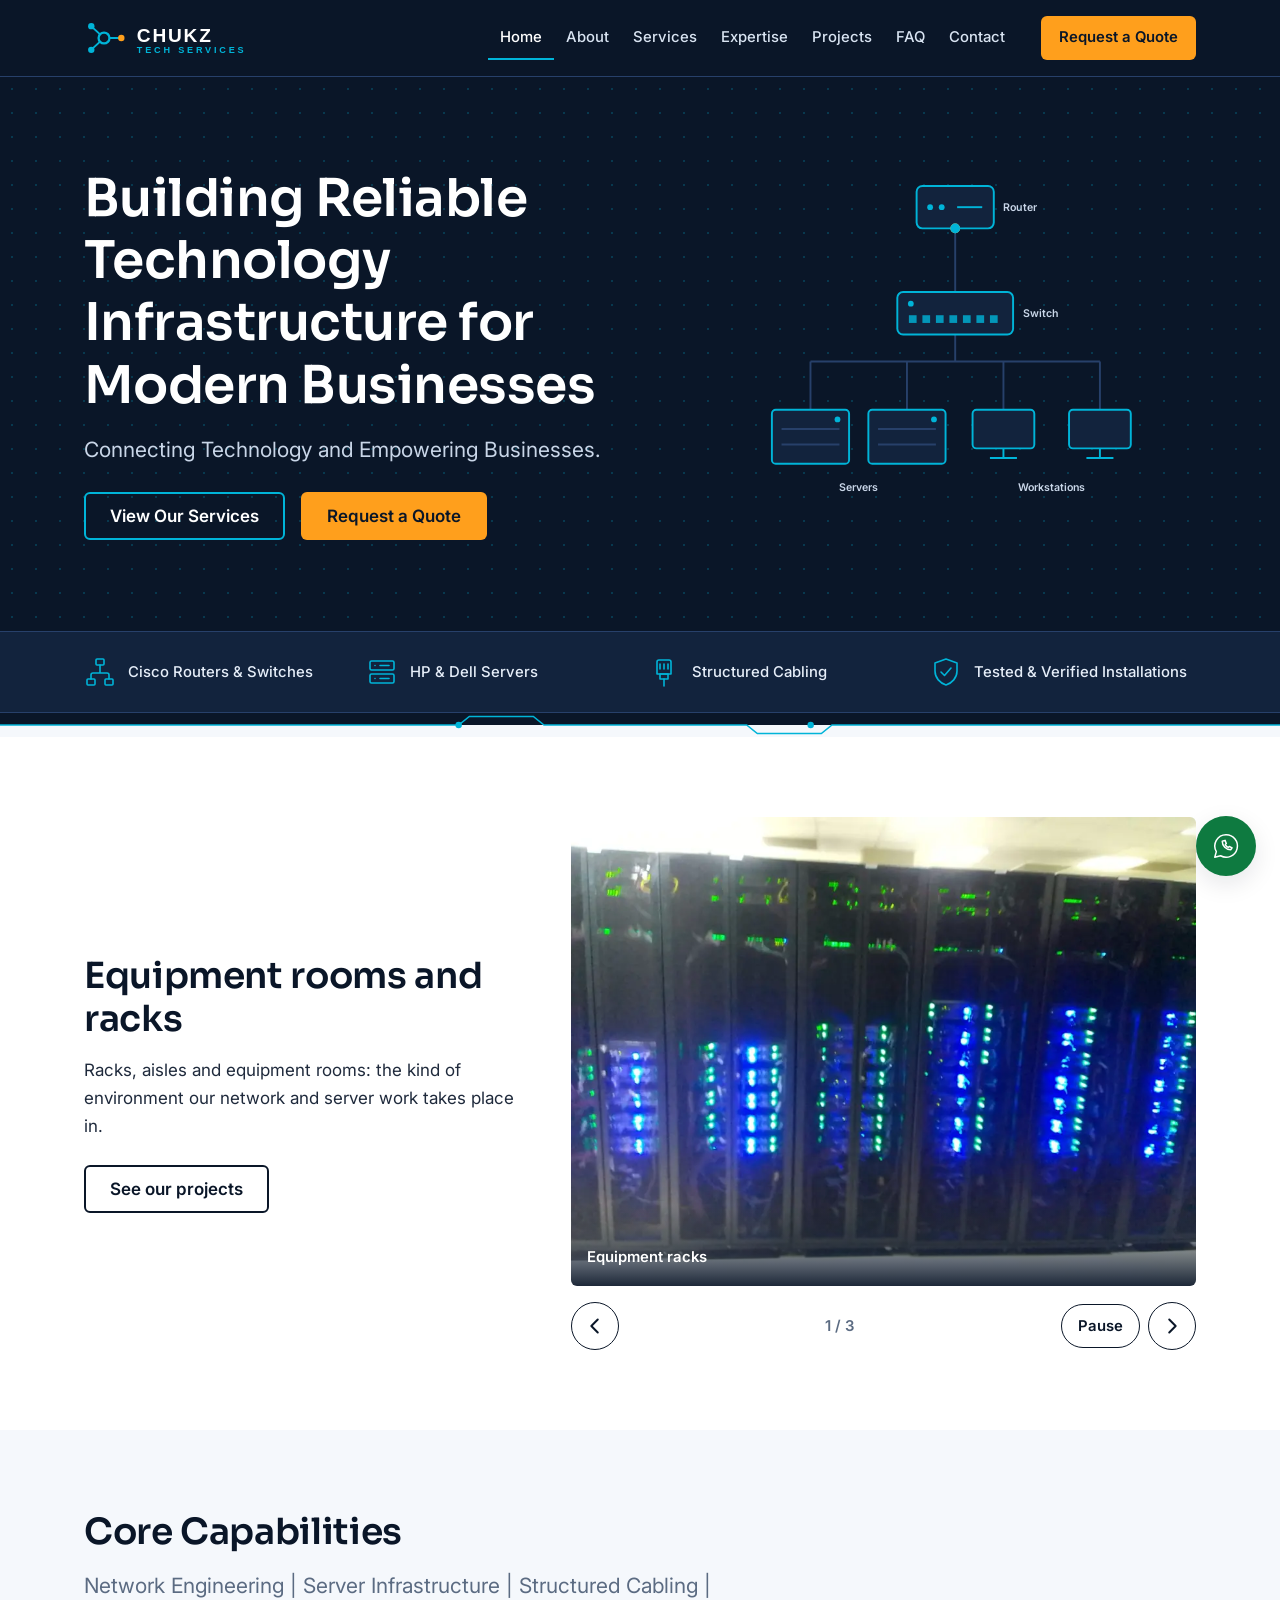
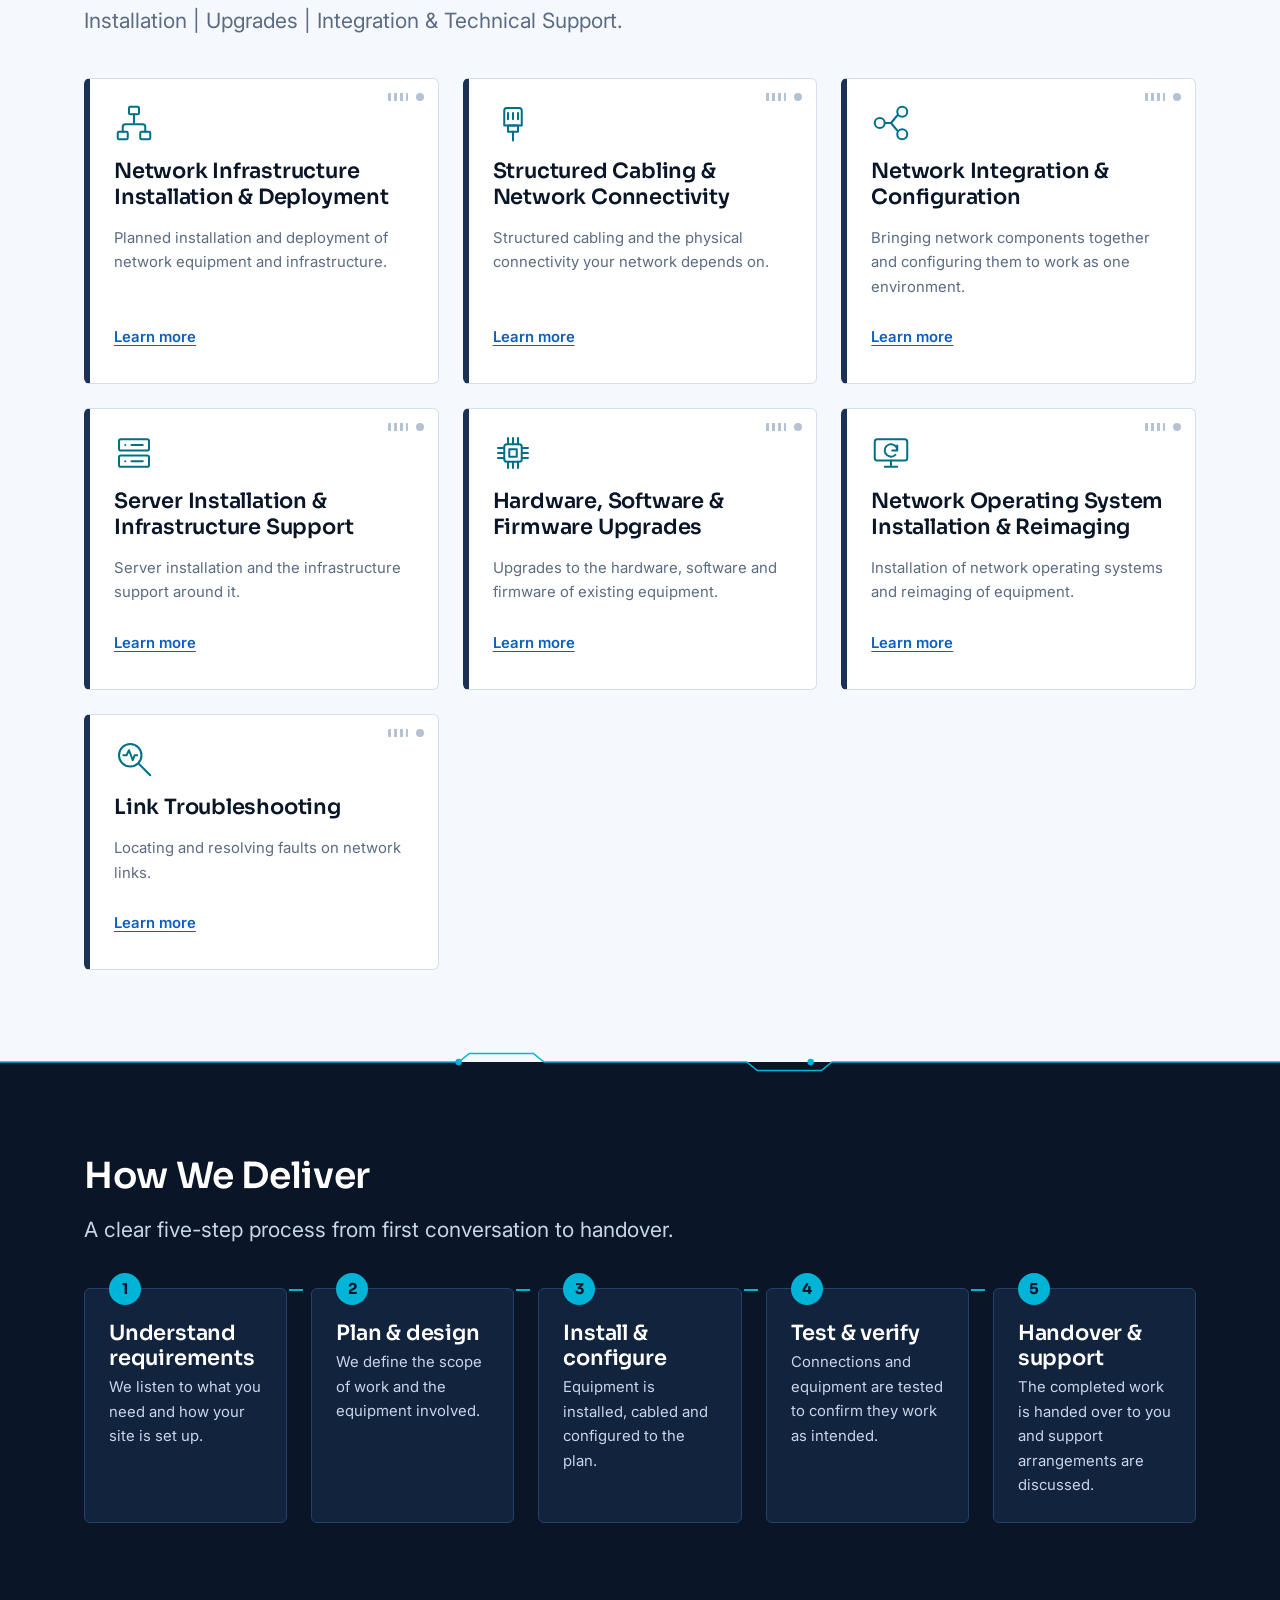
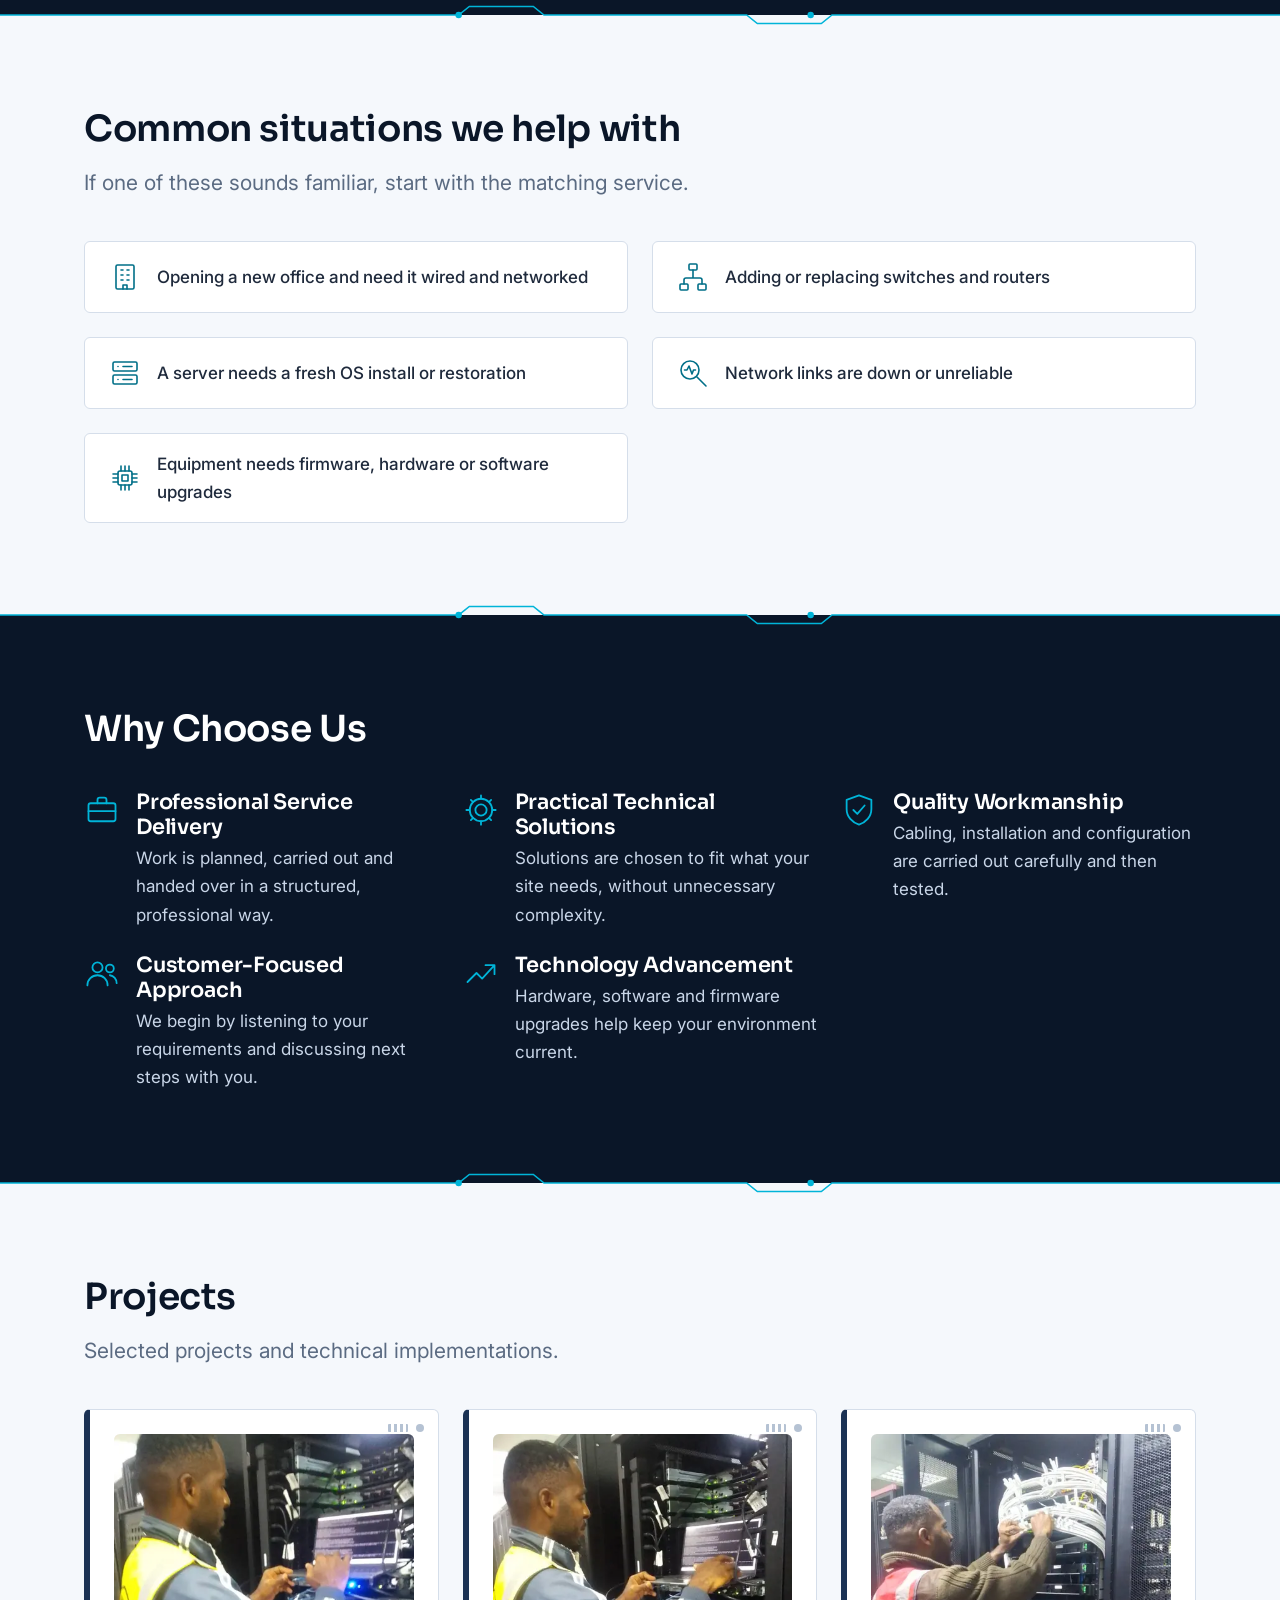
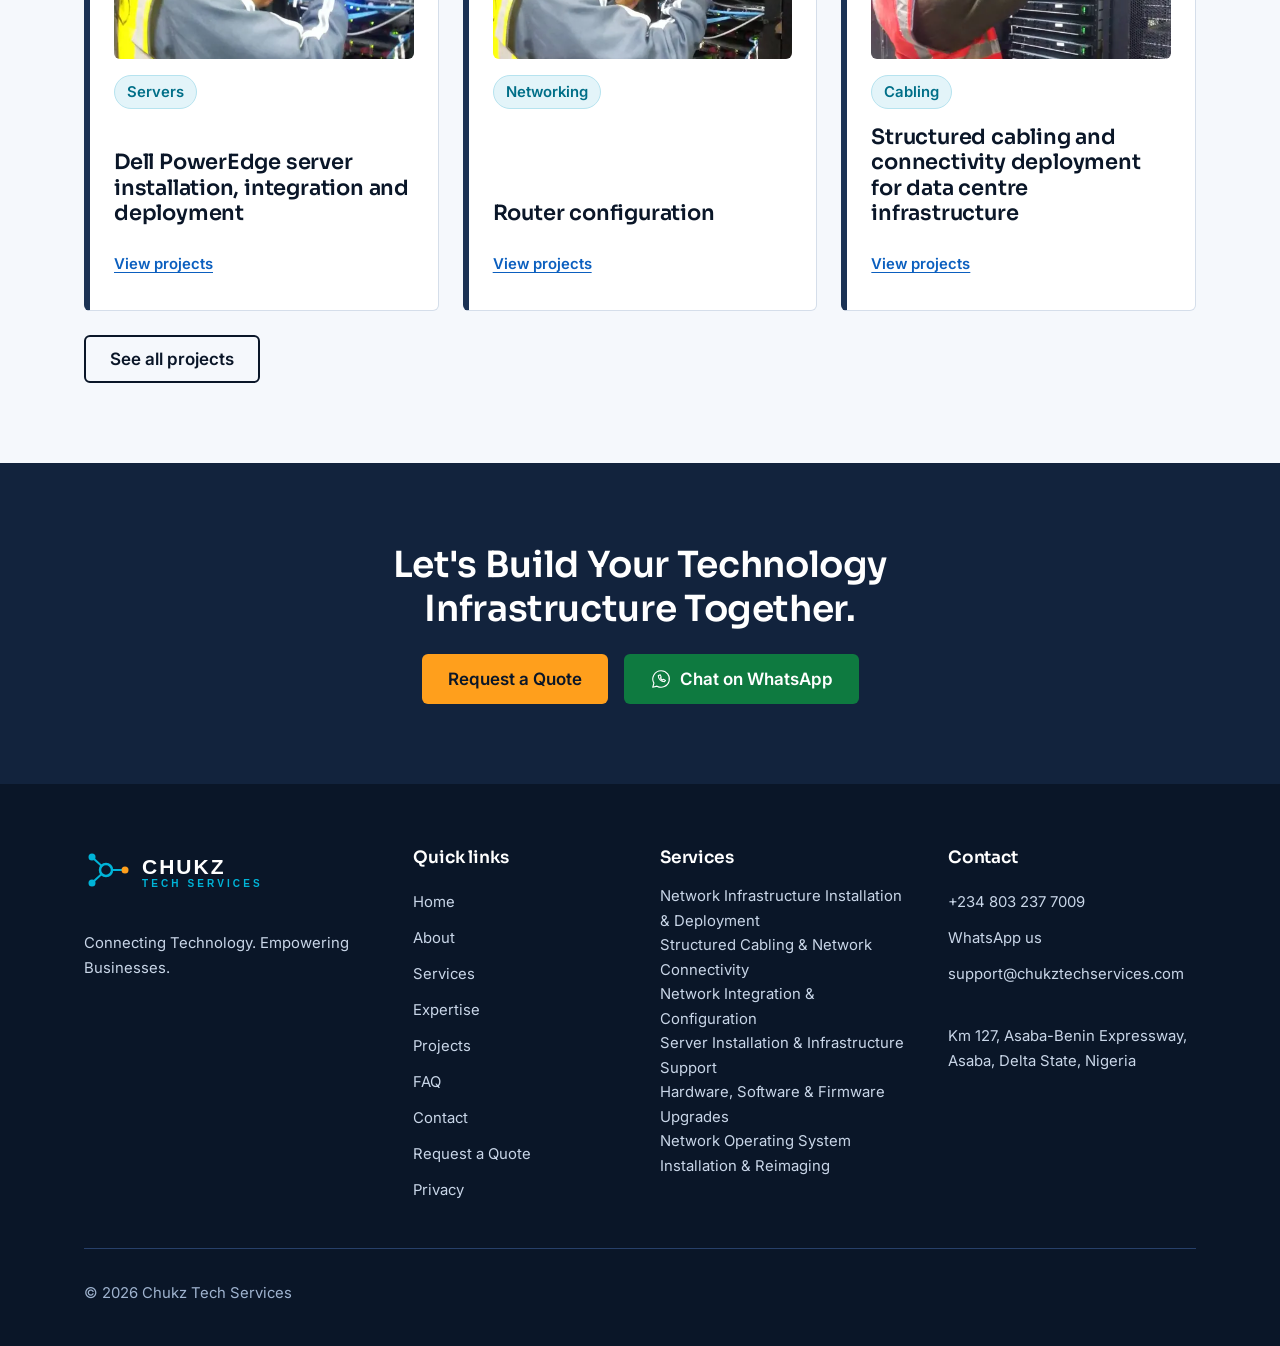
<file: index.html>
<!DOCTYPE html>
<html lang="en-GB" class="no-js">
<head>
<meta charset="utf-8">
<meta name="viewport" content="width=device-width, initial-scale=1">
<title>IT Infrastructure &amp; Network Engineering | Chukz Tech</title>
<meta name="description" content="Chukz Tech Services provides IT infrastructure, network engineering, server deployment and systems integration in Asaba, Delta State, Nigeria.">
<!-- OWNER: replace https://www.example.com with the real domain (canonical, og:url, og:image) -->
<link rel="canonical" href="https://www.example.com/index.html">
<meta name="theme-color" content="#0A1628">
<meta property="og:type" content="website"><meta property="og:site_name" content="Chukz Tech Services">
<meta property="og:title" content="IT Infrastructure &amp; Network Engineering | Chukz Tech"><meta property="og:description" content="Chukz Tech Services provides IT infrastructure, network engineering, server deployment and systems integration in Asaba, Delta State, Nigeria.">
<meta property="og:url" content="https://www.example.com/index.html"><meta property="og:image" content="https://www.example.com/assets/og-image.png">
<meta name="twitter:card" content="summary_large_image"><meta name="twitter:title" content="IT Infrastructure &amp; Network Engineering | Chukz Tech">
<meta name="twitter:description" content="Chukz Tech Services provides IT infrastructure, network engineering, server deployment and systems integration in Asaba, Delta State, Nigeria."><meta name="twitter:image" content="https://www.example.com/assets/og-image.png">
<link rel="icon" href="assets/favicon.svg" type="image/svg+xml">
<link rel="preconnect" href="https://fonts.googleapis.com"><link rel="preconnect" href="https://fonts.gstatic.com" crossorigin>
<link rel="stylesheet" href="https://fonts.googleapis.com/css2?family=Inter:wght@400;600&amp;family=Sora:wght@600&amp;display=swap">
<link rel="stylesheet" href="css/styles.css">
<script type="application/ld+json">{"@context": "https://schema.org", "@type": "ProfessionalService", "name": "Chukz Tech Services", "description": "IT infrastructure and network engineering provider.", "url": "https://www.example.com/", "telephone": "+2348032377009", "email": "Info@chukstech.com", "address": {"@type": "PostalAddress", "streetAddress": "Km 234, Asaba-Benin Expressway", "addressLocality": "Asaba", "addressRegion": "Delta State", "addressCountry": "NG"}}</script>
</head>
<body>
<svg xmlns="http://www.w3.org/2000/svg" style="display:none" aria-hidden="true" focusable="false">

<symbol id="i-network" viewBox="0 0 32 32"><rect x="12" y="3" width="8" height="6" rx="1"/><rect x="3" y="23" width="8" height="6" rx="1"/><rect x="21" y="23" width="8" height="6" rx="1"/><path d="M16 9v8M7 23v-4a2 2 0 0 1 2-2h14a2 2 0 0 1 2 2v4"/></symbol>
<symbol id="i-cable" viewBox="0 0 32 32"><path d="M9 18V6a2 2 0 0 1 2-2h10a2 2 0 0 1 2 2v12z"/><path d="M12 8v5M16 8v5M20 8v5"/><rect x="12" y="18" width="8" height="5"/><path d="M16 23v7"/></symbol>
<symbol id="i-integration" viewBox="0 0 32 32"><circle cx="7" cy="16" r="4"/><circle cx="25" cy="7" r="4"/><circle cx="25" cy="25" r="4"/><path d="M11 16h5M16 16l5-6M16 16l5 6"/></symbol>
<symbol id="i-server" viewBox="0 0 32 32"><rect x="4" y="5" width="24" height="9" rx="1.5"/><rect x="4" y="18" width="24" height="9" rx="1.5"/><path d="M9 9.5h.01M9 22.5h.01M14 9.5h9M14 22.5h9"/></symbol>
<symbol id="i-chip" viewBox="0 0 32 32"><rect x="9" y="9" width="14" height="14" rx="2"/><rect x="13" y="13" width="6" height="6"/><path d="M12 9V4M16 9V4M20 9V4M12 28v-5M16 28v-5M20 28v-5M9 12H4M9 16H4M9 20H4M28 12h-5M28 16h-5M28 20h-5"/></symbol>
<symbol id="i-reimage" viewBox="0 0 32 32"><rect x="3" y="5" width="26" height="17" rx="2"/><path d="M11 27h10M16 22v5M21 14a5 5 0 1 0-1.5 3.5M21 10v4h-4"/></symbol>
<symbol id="i-troubleshoot" viewBox="0 0 32 32"><circle cx="13" cy="13" r="9"/><path d="M20 20l9 9M7.5 13h2.5l2-4 3 8 1.5-4h2"/></symbol>
<symbol id="i-remote" viewBox="0 0 32 32"><rect x="5" y="14" width="22" height="13" rx="2"/><path d="M11 10a7.5 7.5 0 0 1 10 0M13.5 12.8a4 4 0 0 1 5 0M14 18l8 3-3.5 1-1 3.5z"/></symbol>
<symbol id="i-phone" viewBox="0 0 32 32"><path d="M7 4h5l2 6-3 2a14 14 0 0 0 7 7l2-3 6 2v5a2 2 0 0 1-2 2A21 21 0 0 1 5 6a2 2 0 0 1 2-2z"/></symbol>
<symbol id="i-whatsapp" viewBox="0 0 32 32"><path d="M16 4a12 12 0 0 0-10.3 18L4 28l6.2-1.6A12 12 0 1 0 16 4z"/><path d="M12 11c0 5 4 9 9 9l1.5-2-3-1.5-1.2 1a6 6 0 0 1-3-3l1-1.2L15 10z"/></symbol>
<symbol id="i-mail" viewBox="0 0 32 32"><rect x="3" y="7" width="26" height="18" rx="2"/><path d="M4 9l12 9 12-9"/></symbol>
<symbol id="i-pin" viewBox="0 0 32 32"><path d="M16 29s9-8 9-15a9 9 0 0 0-18 0c0 7 9 15 9 15z"/><circle cx="16" cy="14" r="3"/></symbol>
<symbol id="i-shield" viewBox="0 0 32 32"><path d="M16 3l11 4v8c0 7-5 12-11 14C10 27 5 22 5 15V7z"/><path d="M11 16l3.5 3.5L21 12"/></symbol>
<symbol id="i-quote" viewBox="0 0 32 32"><path d="M8 3h12l6 6v20H8z"/><path d="M20 3v6h6M12 15h10M12 20h10M12 25h6"/></symbol>
<symbol id="i-gear" viewBox="0 0 32 32"><circle cx="16" cy="16" r="5"/><circle cx="16" cy="16" r="10"/><path d="M16 3v3M16 26v3M3 16h3M26 16h3M7 7l2 2M23 23l2 2M7 25l2-2M23 9l2-2"/></symbol>
<symbol id="i-users" viewBox="0 0 32 32"><circle cx="12" cy="11" r="4.5"/><path d="M3 27a9 9 0 0 1 18 0"/><circle cx="23" cy="12" r="3.5"/><path d="M23 18a7 7 0 0 1 6 7"/></symbol>
<symbol id="i-scale" viewBox="0 0 32 32"><path d="M16 4v22M8 28h16M5 9h22M5 9L1.5 17a3.5 2.5 0 0 0 7 0zM27 9l-3.5 8a3.5 2.5 0 0 0 7 0z"/></symbol>
<symbol id="i-trend" viewBox="0 0 32 32"><path d="M4 24l8-8 5 5 11-12M20 9h8v8"/></symbol>
<symbol id="i-briefcase" viewBox="0 0 32 32"><rect x="4" y="10" width="24" height="16" rx="2"/><path d="M12 10V7a2 2 0 0 1 2-2h4a2 2 0 0 1 2 2v3M4 17h24"/></symbol>
<symbol id="i-building" viewBox="0 0 32 32"><rect x="7" y="4" width="18" height="24" rx="1.5"/><path d="M12 9h2M18 9h2M12 14h2M18 14h2M12 19h2M18 19h2M14 28v-4h4v4"/></symbol>
<symbol id="i-check" viewBox="0 0 32 32"><circle cx="16" cy="16" r="12"/><path d="M10 16.5l4 4 8-9"/></symbol>
<symbol id="i-target" viewBox="0 0 32 32"><circle cx="16" cy="16" r="12"/><circle cx="16" cy="16" r="7"/><circle cx="16" cy="16" r="2"/></symbol>
<symbol id="i-eye" viewBox="0 0 32 32"><path d="M2 16s5-9 14-9 14 9 14 9-5 9-14 9S2 16 2 16z"/><circle cx="16" cy="16" r="4"/></symbol>
</svg>
<a class="skip-link" href="#main">Skip to main content</a>
<header class="site-header">
<div class="container header-inner">
<a class="brand" href="index.html" aria-label="Chukz Tech Services, home"><img src="assets/logo.svg" alt="Chukz Tech Services" width="200" height="44"></a>
<div class="header-flex">
<nav id="nav-panel" class="nav-panel" aria-label="Primary"><ul class="nav-list"><li><a href="index.html" aria-current="page">Home</a></li><li><a href="about.html">About</a></li><li><a href="services.html">Services</a></li><li><a href="expertise.html">Expertise</a></li><li><a href="projects.html">Projects</a></li><li><a href="faq.html">FAQ</a></li><li><a href="contact.html">Contact</a></li></ul>
<div class="panel-cta"><a class="btn btn-primary btn-block" href="request-quote.html">Request a Quote</a></div></nav>
<div class="header-cta"><a class="btn btn-primary" href="request-quote.html">Request a Quote</a>
<button class="nav-toggle" type="button" aria-expanded="false" aria-controls="nav-panel" aria-label="Open menu"><span class="bars"></span></button></div>
</div></div></header>
<main id="main">
<section class="hero dotgrid"><div class="container hero-grid">
<div><h1>Building Reliable Technology Infrastructure for Modern Businesses</h1>
<p>Connecting Technology and  Empowering Businesses.</p>
<div class="btn-row"><a class="btn btn-secondary" href="services.html">View Our Services</a><a class="btn btn-primary" href="request-quote.html">Request a Quote</a></div></div>
<div class="hero-visual" role="img" aria-label="Animated network diagram: a router connected to a switch, which connects to servers and workstations"><svg viewBox="0 0 500 400" aria-hidden="true" focusable="false">
<path class="topo-link" d="M250 74V140M250 184V212M100 212H400M100 212V262M200 212V262M300 212V262M400 212V262"/>
<rect class="topo-node" x="210" y="30" width="80" height="44" rx="6"/><circle class="led" cx="224" cy="52" r="3"/><circle class="led" cx="236" cy="52" r="3"/><path d="M252 52h26" stroke="#00B4D8" stroke-width="2"/>
<text class="topo-label" x="300" y="56">Router</text>
<rect class="topo-node" x="190" y="140" width="120" height="44" rx="6"/>
<g fill="#00B4D8" opacity=".8"><rect x="202" y="164" width="8" height="8"/><rect x="216" y="164" width="8" height="8"/><rect x="230" y="164" width="8" height="8"/><rect x="244" y="164" width="8" height="8"/><rect x="258" y="164" width="8" height="8"/><rect x="272" y="164" width="8" height="8"/><rect x="286" y="164" width="8" height="8"/></g>
<circle class="led" cx="204" cy="152" r="3"/><text class="topo-label" x="320" y="166">Switch</text>
<g><rect class="topo-node" x="60" y="262" width="80" height="56" rx="4"/><path d="M70 282h60M70 298h60" stroke="#27406A" stroke-width="2"/><circle class="led" cx="128" cy="272" r="3"/>
<rect class="topo-node" x="160" y="262" width="80" height="56" rx="4"/><path d="M170 282h60M170 298h60" stroke="#27406A" stroke-width="2"/><circle class="led" cx="228" cy="272" r="3"/></g>
<text class="topo-label" x="150" y="346" text-anchor="middle">Servers</text>
<g><rect class="topo-node" x="268" y="262" width="64" height="40" rx="4"/><path d="M300 302v10M286 312h28" stroke="#00B4D8" stroke-width="2" fill="none"/>
<rect class="topo-node" x="368" y="262" width="64" height="40" rx="4"/><path d="M400 302v10M386 312h28" stroke="#00B4D8" stroke-width="2" fill="none"/></g>
<text class="topo-label" x="350" y="346" text-anchor="middle">Workstations</text>
<circle class="packet" r="5" style="offset-path:path('M250 74V212H100V262')"/>
<circle class="packet p2" r="5" style="offset-path:path('M250 74V212H200V262')"/>
<circle class="packet p3" r="5" style="offset-path:path('M250 74V212H400V262')"/>
</svg></div>
</div></section>
<section class="trust" aria-label="What we work with"><div class="container"><ul>
<li><svg class="icon" aria-hidden="true" focusable="false"><use href="#i-network"/></svg>Cisco Routers &amp; Switches</li><li><svg class="icon" aria-hidden="true" focusable="false"><use href="#i-server"/></svg>HP &amp; Dell Servers</li><li><svg class="icon" aria-hidden="true" focusable="false"><use href="#i-cable"/></svg>Structured Cabling</li><li><svg class="icon" aria-hidden="true" focusable="false"><use href="#i-shield"/></svg>Tested &amp; Verified Installations</li></ul></div></section>
<svg class="divider d2l" viewBox="0 0 1200 24" preserveAspectRatio="xMidYMid slice" aria-hidden="true" focusable="false"><path d="M0 12H430l10-8h60l10 8h190l10 8h60l10-8H1200"/><circle cx="430" cy="12" r="3"/><circle cx="760" cy="12" r="3"/></svg>
<section class="section white" id="gallery" aria-labelledby="gallery-h"><div class="container slider-wrap">
<div class="reveal"><h2 id="gallery-h">Equipment rooms and racks</h2><p>Racks, aisles and equipment rooms: the kind of environment our network and server work takes place in.</p>
<div class="btn-row"><a class="btn btn-secondary" href="projects.html">See our projects</a></div></div>
<div class="slider reveal" data-slider role="region" aria-roledescription="carousel" aria-label="Photographs of equipment racks">
<div class="slides" tabindex="0" aria-live="polite"><figure class="slide" role="group" aria-roledescription="slide" aria-label="1 of 3"><img src="assets/slider/rack-row-lit-960.webp" srcset="assets/slider/rack-row-lit-480.webp 480w, assets/slider/rack-row-lit-960.webp 960w" sizes="(min-width: 960px) 560px, 92vw" width="960" height="720" alt="Row of closed equipment racks with network and server equipment lit by blue and green status lights" loading="lazy" decoding="async"><figcaption>Equipment racks</figcaption></figure><figure class="slide" role="group" aria-roledescription="slide" aria-label="2 of 3"><img src="assets/slider/rack-aisle-dark-960.webp" srcset="assets/slider/rack-aisle-dark-480.webp 480w, assets/slider/rack-aisle-dark-960.webp 960w" sizes="(min-width: 960px) 560px, 92vw" width="960" height="720" alt="Aisle between two rows of black equipment racks with perforated doors" loading="lazy" decoding="async"><figcaption>Rack aisle</figcaption></figure><figure class="slide" role="group" aria-roledescription="slide" aria-label="3 of 3"><img src="assets/slider/rack-aisle-light-960.webp" srcset="assets/slider/rack-aisle-light-480.webp 480w, assets/slider/rack-aisle-light-960.webp 960w" sizes="(min-width: 960px) 560px, 92vw" width="960" height="720" alt="Aisle of white equipment racks with two red cylinders mounted on the wall at the far end" loading="lazy" decoding="async"><figcaption>Rack room</figcaption></figure></div>
<div class="slider-ctrl"><button class="slider-btn" type="button" data-slide-prev aria-label="Previous photo"><svg class="icon" viewBox="0 0 24 24" aria-hidden="true" focusable="false"><path d="M15 5l-7 7 7 7"/></svg></button>
<span class="slider-count" data-slide-count aria-hidden="true">1 / 3</span>
<button class="slider-toggle" type="button" data-slide-toggle aria-pressed="false">Pause</button>
<button class="slider-btn" type="button" data-slide-next aria-label="Next photo"><svg class="icon" viewBox="0 0 24 24" aria-hidden="true" focusable="false"><path d="M9 5l7 7-7 7"/></svg></button></div></div>
</div></section>
<section class="section light" id="capabilities"><div class="container">
<div class="section-head reveal"><h2>Core Capabilities</h2><p>Network Engineering | Server Infrastructure | Structured Cabling | Installation | Upgrades | Integration & Technical Support.</p></div>
<div class="cards-3"><article class="rack reveal"><svg class="icon" aria-hidden="true" focusable="false"><use href="#i-network"/></svg><h3>Network Infrastructure Installation &amp; Deployment</h3><p>Planned installation and deployment of network equipment and infrastructure.</p><a class="more" href="services.html#network-infrastructure">Learn more<span class="sr-only"> about Network Infrastructure Installation &amp; Deployment</span></a></article><article class="rack reveal"><svg class="icon" aria-hidden="true" focusable="false"><use href="#i-cable"/></svg><h3>Structured Cabling &amp; Network Connectivity</h3><p>Structured cabling and the physical connectivity your network depends on.</p><a class="more" href="services.html#structured-cabling">Learn more<span class="sr-only"> about Structured Cabling &amp; Network Connectivity</span></a></article><article class="rack reveal"><svg class="icon" aria-hidden="true" focusable="false"><use href="#i-integration"/></svg><h3>Network Integration &amp; Configuration</h3><p>Bringing network components together and configuring them to work as one environment.</p><a class="more" href="services.html#network-integration">Learn more<span class="sr-only"> about Network Integration &amp; Configuration</span></a></article><article class="rack reveal"><svg class="icon" aria-hidden="true" focusable="false"><use href="#i-server"/></svg><h3>Server Installation &amp; Infrastructure Support</h3><p>Server installation and the infrastructure support around it.</p><a class="more" href="services.html#server-installation">Learn more<span class="sr-only"> about Server Installation &amp; Infrastructure Support</span></a></article><article class="rack reveal"><svg class="icon" aria-hidden="true" focusable="false"><use href="#i-chip"/></svg><h3>Hardware, Software &amp; Firmware Upgrades</h3><p>Upgrades to the hardware, software and firmware of existing equipment.</p><a class="more" href="services.html#upgrades">Learn more<span class="sr-only"> about Hardware, Software &amp; Firmware Upgrades</span></a></article><article class="rack reveal"><svg class="icon" aria-hidden="true" focusable="false"><use href="#i-reimage"/></svg><h3>Network Operating System Installation &amp; Reimaging</h3><p>Installation of network operating systems and reimaging of equipment.</p><a class="more" href="services.html#os-reimaging">Learn more<span class="sr-only"> about Network Operating System Installation &amp; Reimaging</span></a></article><article class="rack reveal"><svg class="icon" aria-hidden="true" focusable="false"><use href="#i-troubleshoot"/></svg><h3>Link Troubleshooting</h3><p>Locating and resolving faults on network links.</p><a class="more" href="services.html#link-troubleshooting">Learn more<span class="sr-only"> about Link Troubleshooting</span></a></article></div></div></section>
<svg class="divider l2d" viewBox="0 0 1200 24" preserveAspectRatio="xMidYMid slice" aria-hidden="true" focusable="false"><path d="M0 12H430l10-8h60l10 8h190l10 8h60l10-8H1200"/><circle cx="430" cy="12" r="3"/><circle cx="760" cy="12" r="3"/></svg>
<section class="section dark dotgrid" id="process"><div class="container">
<div class="section-head reveal"><h2>How We Deliver</h2><p>A clear five-step process from first conversation to handover.</p></div>
<ol class="steps"><li class="reveal"><h3>Understand requirements</h3><p>We listen to what you need and how your site is set up.</p></li><li class="reveal"><h3>Plan & design</h3><p>We define the scope of work and the equipment involved.</p></li><li class="reveal"><h3>Install & configure</h3><p>Equipment is installed, cabled and configured to the plan.</p></li><li class="reveal"><h3>Test & verify</h3><p>Connections and equipment are tested to confirm they work as intended.</p></li><li class="reveal"><h3>Handover & support</h3><p>The completed work is handed over to you and support arrangements are discussed.</p></li></ol></div></section>
<svg class="divider d2l" viewBox="0 0 1200 24" preserveAspectRatio="xMidYMid slice" aria-hidden="true" focusable="false"><path d="M0 12H430l10-8h60l10 8h190l10 8h60l10-8H1200"/><circle cx="430" cy="12" r="3"/><circle cx="760" cy="12" r="3"/></svg>
<section class="section light" id="situations"><div class="container">
<div class="section-head reveal"><h2>Common situations we help with</h2><p>If one of these sounds familiar, start with the matching service.</p></div>
<div class="cards-2"><a class="scenario reveal" href="services.html#network-infrastructure"><svg class="icon" aria-hidden="true" focusable="false"><use href="#i-building"/></svg><span>Opening a new office and need it wired and networked</span></a><a class="scenario reveal" href="services.html#network-integration"><svg class="icon" aria-hidden="true" focusable="false"><use href="#i-network"/></svg><span>Adding or replacing switches and routers</span></a><a class="scenario reveal" href="services.html#server-installation"><svg class="icon" aria-hidden="true" focusable="false"><use href="#i-server"/></svg><span>A server needs a fresh OS install or restoration</span></a><a class="scenario reveal" href="services.html#link-troubleshooting"><svg class="icon" aria-hidden="true" focusable="false"><use href="#i-troubleshoot"/></svg><span>Network links are down or unreliable</span></a><a class="scenario reveal" href="services.html#upgrades"><svg class="icon" aria-hidden="true" focusable="false"><use href="#i-chip"/></svg><span>Equipment needs firmware, hardware or software upgrades</span></a></div></div></section>
<svg class="divider l2d" viewBox="0 0 1200 24" preserveAspectRatio="xMidYMid slice" aria-hidden="true" focusable="false"><path d="M0 12H430l10-8h60l10 8h190l10 8h60l10-8H1200"/><circle cx="430" cy="12" r="3"/><circle cx="760" cy="12" r="3"/></svg>
<section class="section dark" id="why"><div class="container">
<div class="section-head reveal"><h2>Why Choose Us</h2></div>
<div class="cards-3"><div class="value reveal"><svg class="icon" aria-hidden="true" focusable="false"><use href="#i-briefcase"/></svg><div><h3>Professional Service Delivery</h3><p>Work is planned, carried out and handed over in a structured, professional way.</p></div></div><div class="value reveal"><svg class="icon" aria-hidden="true" focusable="false"><use href="#i-gear"/></svg><div><h3>Practical Technical Solutions</h3><p>Solutions are chosen to fit what your site needs, without unnecessary complexity.</p></div></div><div class="value reveal"><svg class="icon" aria-hidden="true" focusable="false"><use href="#i-shield"/></svg><div><h3>Quality Workmanship</h3><p>Cabling, installation and configuration are carried out carefully and then tested.</p></div></div><div class="value reveal"><svg class="icon" aria-hidden="true" focusable="false"><use href="#i-users"/></svg><div><h3>Customer-Focused Approach</h3><p>We begin by listening to your requirements and discussing next steps with you.</p></div></div><div class="value reveal"><svg class="icon" aria-hidden="true" focusable="false"><use href="#i-trend"/></svg><div><h3>Technology Advancement</h3><p>Hardware, software and firmware upgrades help keep your environment current.</p></div></div></div></div></section>
<svg class="divider d2l" viewBox="0 0 1200 24" preserveAspectRatio="xMidYMid slice" aria-hidden="true" focusable="false"><path d="M0 12H430l10-8h60l10 8h190l10 8h60l10-8H1200"/><circle cx="430" cy="12" r="3"/><circle cx="760" cy="12" r="3"/></svg>
<section class="section light" id="projects-teaser"><div class="container">
<div class="section-head reveal"><h2>Projects</h2><p>Selected projects and technical implementations.</p></div>
<div class="cards-3"><article class="rack reveal"><img class="thumb-img" src="assets/projects/server-installation-dell-poweredge-thumb.webp" alt="Technician in a high-visibility vest configuring equipment with a laptop at a server rack" width="480" height="360" loading="lazy" decoding="async"><p><span class="badge">Servers</span></p><h3>Dell PowerEdge server installation, integration and deployment</h3><a class="more" href="projects.html">View projects<span class="sr-only"> including Dell PowerEdge server installation, integration and deployment</span></a></article><article class="rack reveal"><img class="thumb-img" src="assets/projects/router-configuration-thumb.webp" alt="Technician in a high-visibility vest working on a router at an equipment rack with a laptop" width="480" height="360" loading="lazy" decoding="async"><p><span class="badge">Networking</span></p><h3>Router configuration</h3><a class="more" href="projects.html">View projects<span class="sr-only"> including Router configuration</span></a></article><article class="rack reveal"><img class="thumb-img" src="assets/projects/structured-cabling-data-centre-thumb.webp" alt="Technician in a red high-visibility vest connecting patch cables at a rack of servers" width="480" height="360" loading="lazy" decoding="async"><p><span class="badge">Cabling</span></p><h3>Structured cabling and connectivity deployment for data centre infrastructure</h3><a class="more" href="projects.html">View projects<span class="sr-only"> including Structured cabling and connectivity deployment for data centre infrastructure</span></a></article></div>
<div class="btn-row"><a class="btn btn-secondary" href="projects.html">See all projects</a></div></div></section>
<section class="section band dotgrid"><div class="container">
<h2>Let's Build Your Technology Infrastructure Together.</h2>
<div class="btn-row"><a class="btn btn-primary" href="request-quote.html">Request a Quote</a><a class="btn btn-wa" href="https://wa.me/2348032377009" rel="noopener"><svg class="icon icon-sm" aria-hidden="true" focusable="false"><use href="#i-whatsapp"/></svg>Chat on WhatsApp</a></div></div></section>
</main>
<footer class="site-footer"><div class="container">
<div class="footer-grid">
<div><img src="assets/logo.svg" alt="Chukz Tech Services" width="200" height="44" loading="lazy"><p class="mt-4">Connecting Technology. Empowering Businesses.</p>
<!-- OWNER: add social links here once real URLs exist
<ul><li><a href="">Facebook</a></li><li><a href="">LinkedIn</a></li></ul> --></div>
<div><h2>Quick links</h2><ul><li><a href="index.html">Home</a></li><li><a href="about.html">About</a></li><li><a href="services.html">Services</a></li><li><a href="expertise.html">Expertise</a></li><li><a href="projects.html">Projects</a></li><li><a href="faq.html">FAQ</a></li><li><a href="contact.html">Contact</a></li><li><a href="request-quote.html">Request a Quote</a></li><li><a href="privacy.html">Privacy</a></li></ul></div>
<div><h2>Services</h2><ul><li><a href="services.html#network-infrastructure">Network Infrastructure Installation &amp; Deployment</a></li><li><a href="services.html#structured-cabling">Structured Cabling &amp; Network Connectivity</a></li><li><a href="services.html#network-integration">Network Integration &amp; Configuration</a></li><li><a href="services.html#server-installation">Server Installation &amp; Infrastructure Support</a></li><li><a href="services.html#upgrades">Hardware, Software &amp; Firmware Upgrades</a></li><li><a href="services.html#os-reimaging">Network Operating System Installation &amp; Reimaging</a></li></ul></div>
<div><h2>Contact</h2><ul>
<li><a href="tel:+2348032377009">+234 803 237 7009</a></li>
<li><a href="https://wa.me/2348032377009" rel="noopener">WhatsApp us</a></li>
<li><a href="mailto:Info@chukstech.com">support@chukztechservices.com</a></li></ul>
<p class="mt-4">Km 127, Asaba-Benin Expressway, Asaba, Delta State, Nigeria</p></div>
</div>
<div class="footer-bottom">
<p> </p>
<p>&copy; <span data-year>2026</span> Chukz Tech Services</p></div>
</div></footer>
<div class="mobile-bar" aria-label="Quick contact">
<a href="tel:+2348032377009"><svg class="icon" aria-hidden="true" focusable="false"><use href="#i-phone"/></svg>Call</a>
<a href="https://wa.me/2348032377009" rel="noopener"><svg class="icon" aria-hidden="true" focusable="false"><use href="#i-whatsapp"/></svg>WhatsApp</a>
<a href="request-quote.html"><svg class="icon" aria-hidden="true" focusable="false"><use href="#i-quote"/></svg>Get Quote</a></div>
<a class="wa-float" href="https://wa.me/2348032377009" rel="noopener" aria-label="Chat on WhatsApp"><svg class="icon" aria-hidden="true" focusable="false"><use href="#i-whatsapp"/></svg></a>
<script src="js/main.js" defer></script>
</body>
</html>
</file>
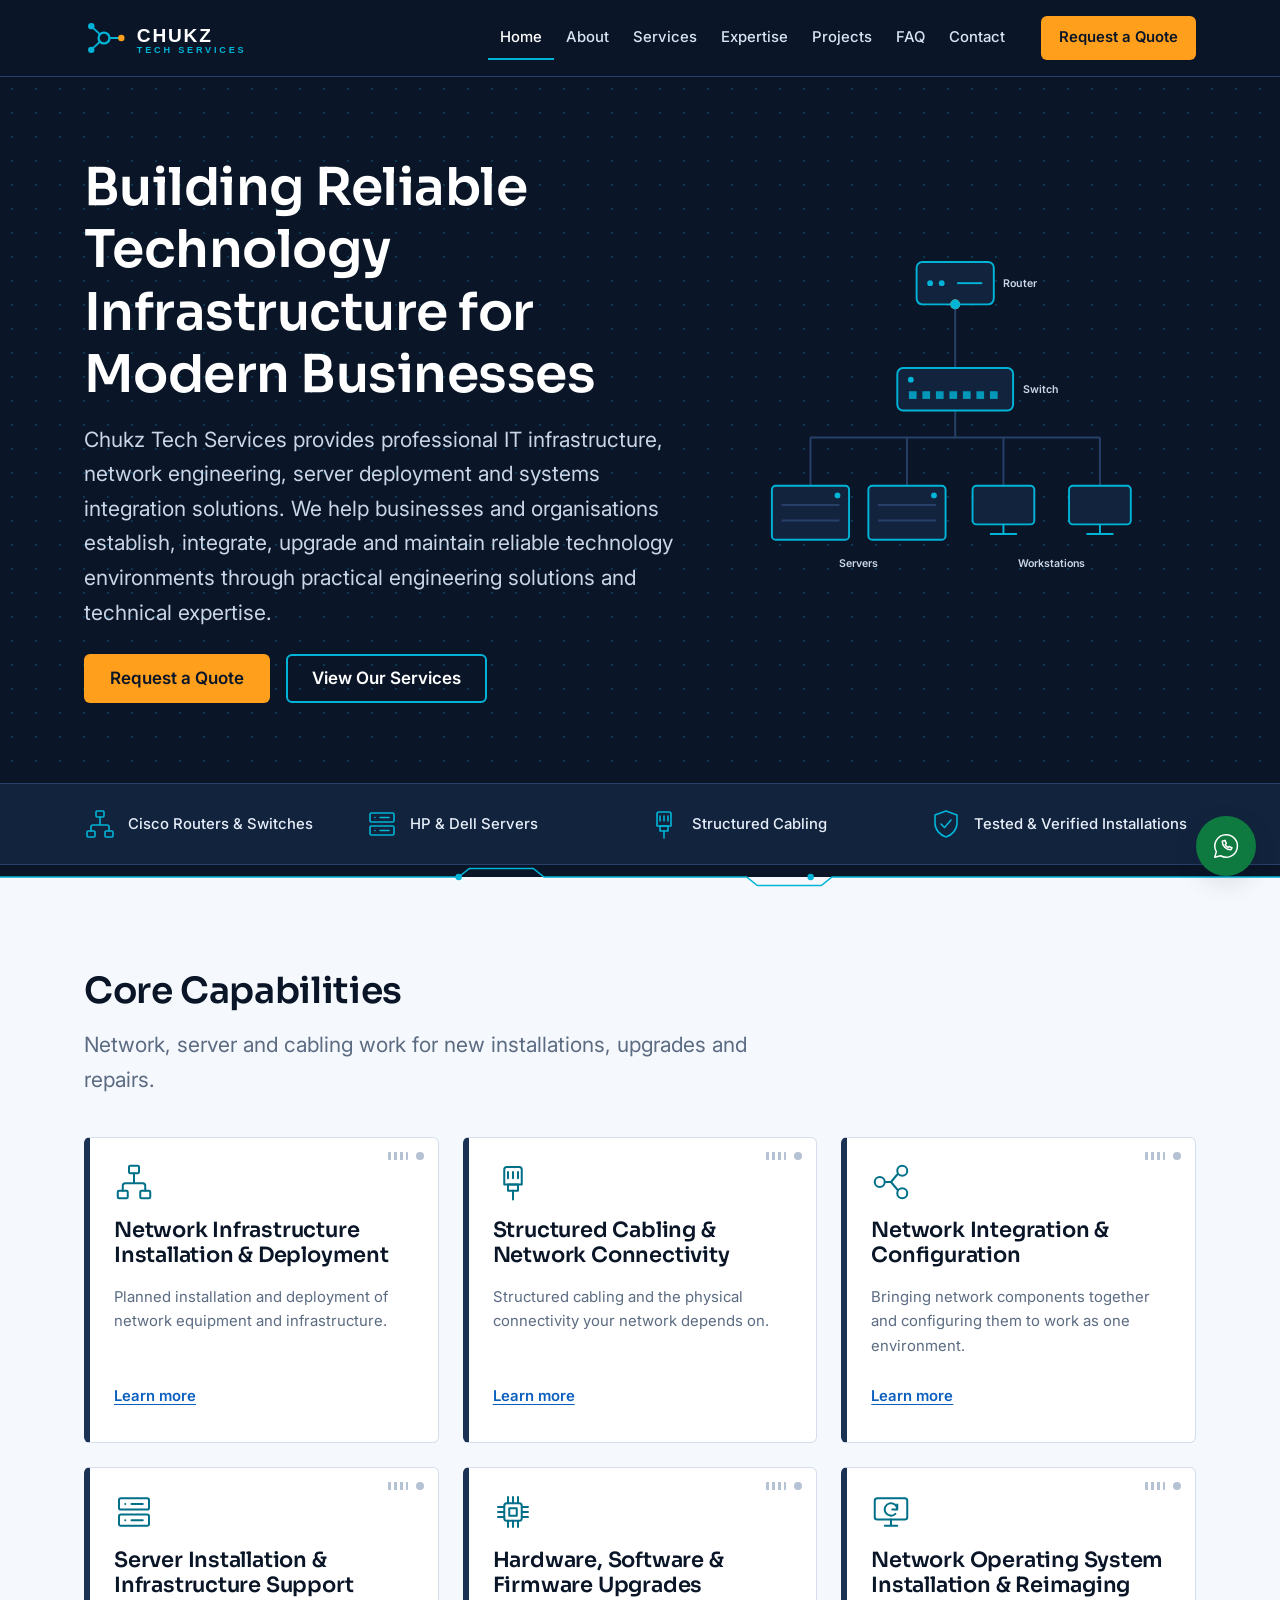
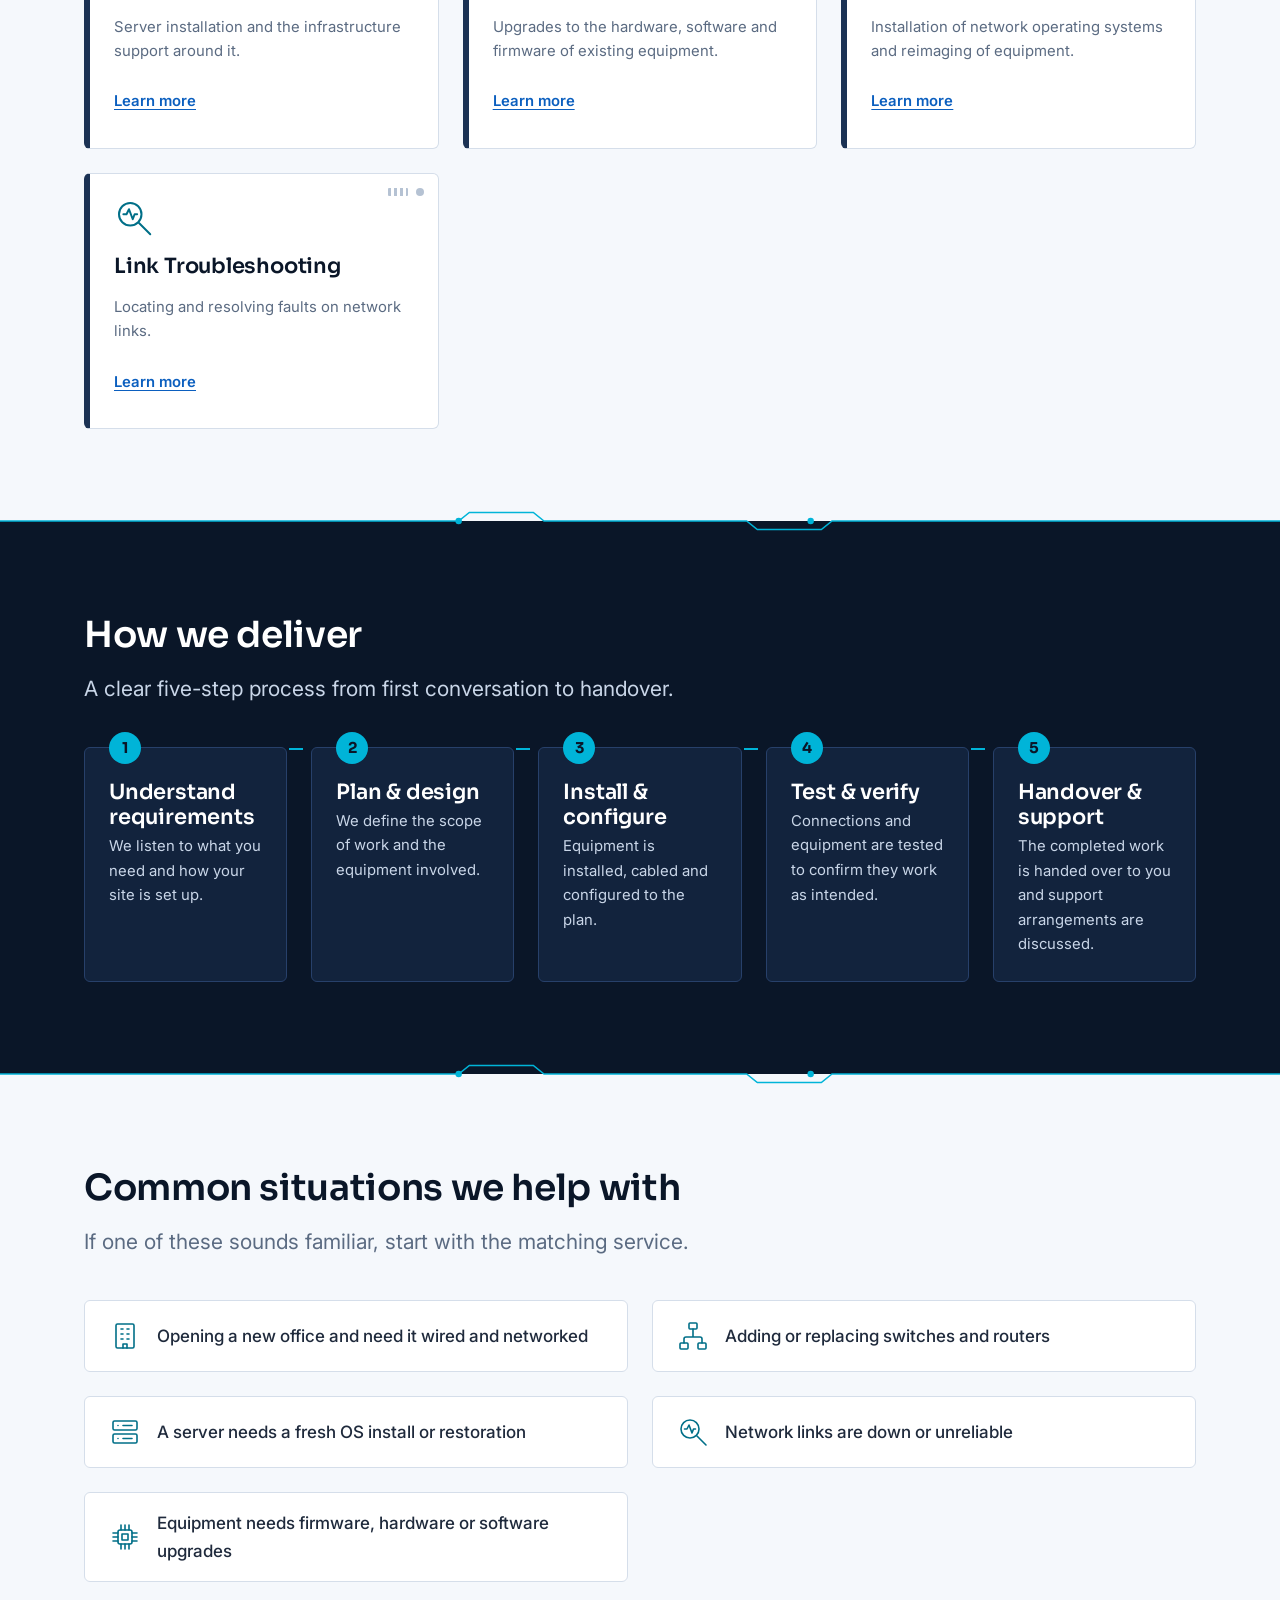
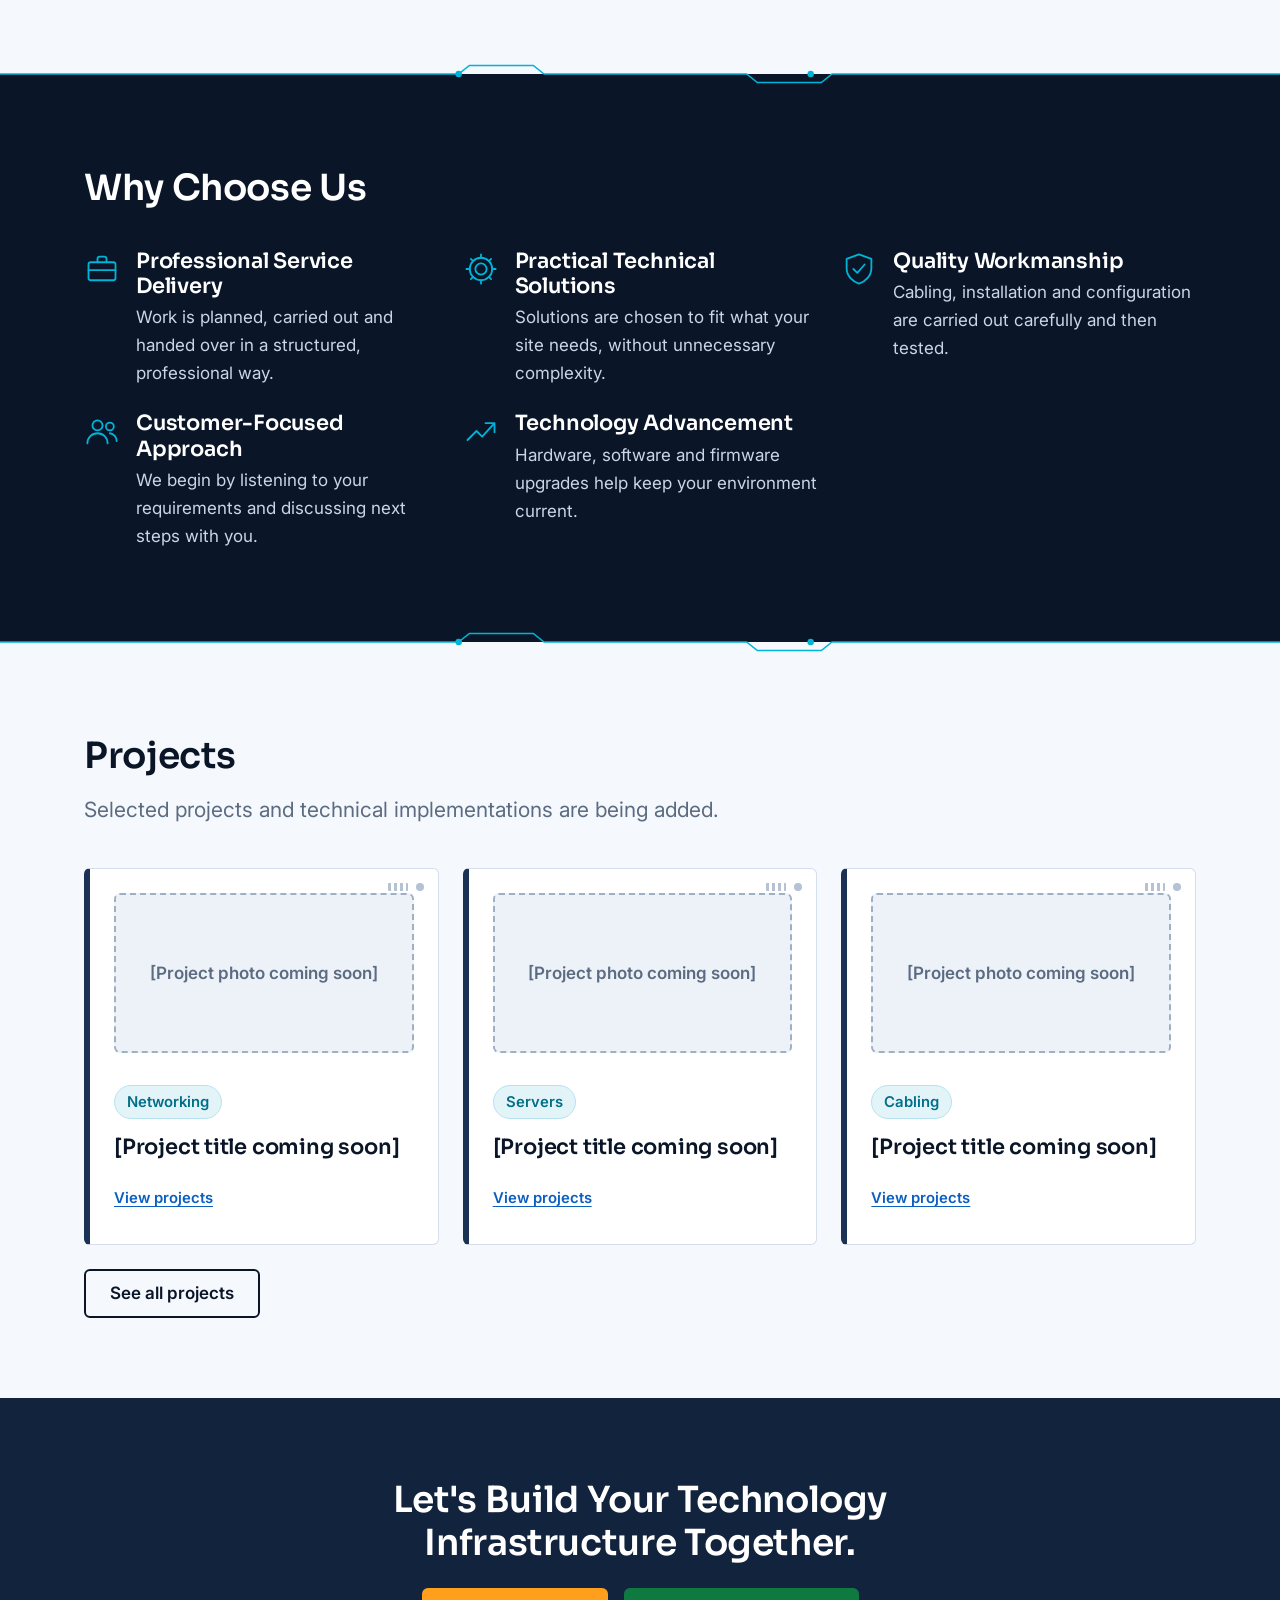
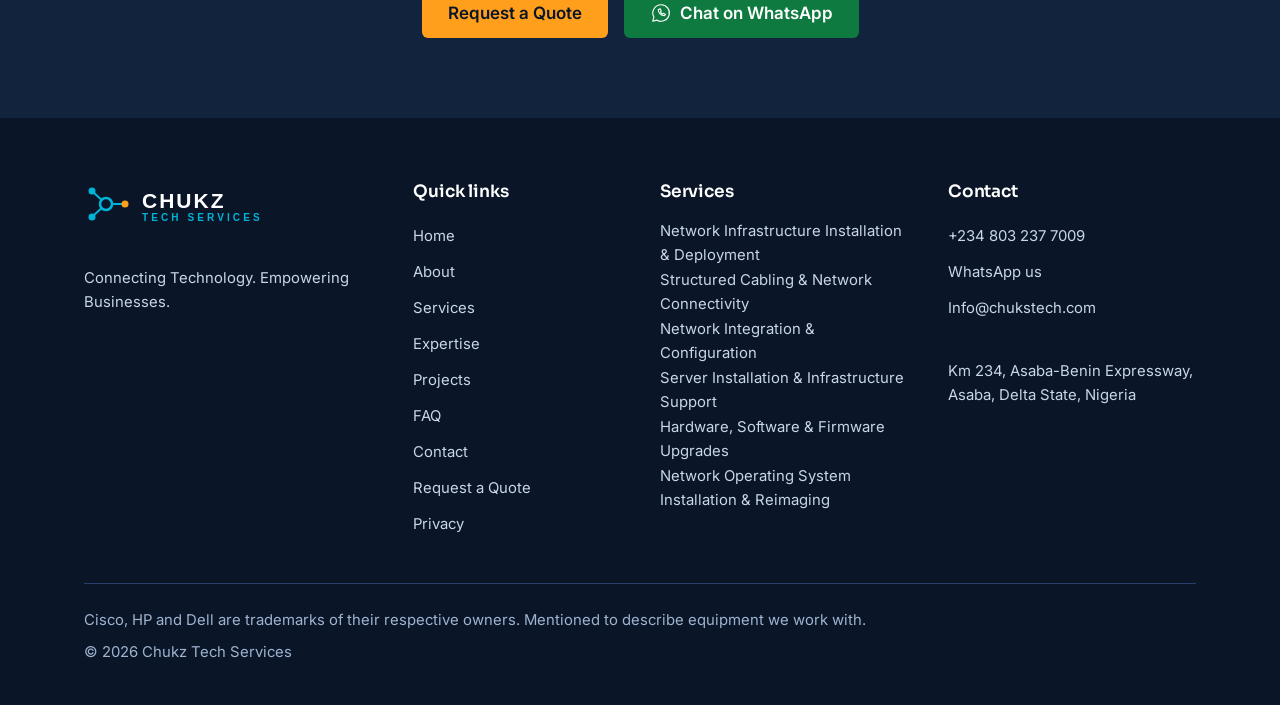
<file: chukz/index.html>
<!DOCTYPE html>
<html lang="en-GB" class="no-js">
<head>
<meta charset="utf-8">
<meta name="viewport" content="width=device-width, initial-scale=1">
<title>IT Infrastructure &amp; Network Engineering | Chukz Tech</title>
<meta name="description" content="Chukz Tech Services provides IT infrastructure, network engineering, server deployment and systems integration in Asaba, Delta State, Nigeria.">
<!-- OWNER: replace https://www.example.com with the real domain (canonical, og:url, og:image) -->
<link rel="canonical" href="https://www.example.com/index.html">
<meta name="theme-color" content="#0A1628">
<meta property="og:type" content="website"><meta property="og:site_name" content="Chukz Tech Services">
<meta property="og:title" content="IT Infrastructure &amp; Network Engineering | Chukz Tech"><meta property="og:description" content="Chukz Tech Services provides IT infrastructure, network engineering, server deployment and systems integration in Asaba, Delta State, Nigeria.">
<meta property="og:url" content="https://www.example.com/index.html"><meta property="og:image" content="https://www.example.com/assets/og-image.png">
<meta name="twitter:card" content="summary_large_image"><meta name="twitter:title" content="IT Infrastructure &amp; Network Engineering | Chukz Tech">
<meta name="twitter:description" content="Chukz Tech Services provides IT infrastructure, network engineering, server deployment and systems integration in Asaba, Delta State, Nigeria."><meta name="twitter:image" content="https://www.example.com/assets/og-image.png">
<link rel="icon" href="assets/favicon.svg" type="image/svg+xml">
<link rel="preconnect" href="https://fonts.googleapis.com"><link rel="preconnect" href="https://fonts.gstatic.com" crossorigin>
<link rel="stylesheet" href="https://fonts.googleapis.com/css2?family=Inter:wght@400;600&amp;family=Sora:wght@600&amp;display=swap">
<link rel="stylesheet" href="css/styles.css">
<script type="application/ld+json">{"@context": "https://schema.org", "@type": "ProfessionalService", "name": "Chukz Tech Services", "description": "IT infrastructure and network engineering provider.", "url": "https://www.example.com/", "telephone": "+2348032377009", "email": "Info@chukstech.com", "address": {"@type": "PostalAddress", "streetAddress": "Km 234, Asaba-Benin Expressway", "addressLocality": "Asaba", "addressRegion": "Delta State", "addressCountry": "NG"}}</script>
</head>
<body>
<svg xmlns="http://www.w3.org/2000/svg" style="display:none" aria-hidden="true" focusable="false">

<symbol id="i-network" viewBox="0 0 32 32"><rect x="12" y="3" width="8" height="6" rx="1"/><rect x="3" y="23" width="8" height="6" rx="1"/><rect x="21" y="23" width="8" height="6" rx="1"/><path d="M16 9v8M7 23v-4a2 2 0 0 1 2-2h14a2 2 0 0 1 2 2v4"/></symbol>
<symbol id="i-cable" viewBox="0 0 32 32"><path d="M9 18V6a2 2 0 0 1 2-2h10a2 2 0 0 1 2 2v12z"/><path d="M12 8v5M16 8v5M20 8v5"/><rect x="12" y="18" width="8" height="5"/><path d="M16 23v7"/></symbol>
<symbol id="i-integration" viewBox="0 0 32 32"><circle cx="7" cy="16" r="4"/><circle cx="25" cy="7" r="4"/><circle cx="25" cy="25" r="4"/><path d="M11 16h5M16 16l5-6M16 16l5 6"/></symbol>
<symbol id="i-server" viewBox="0 0 32 32"><rect x="4" y="5" width="24" height="9" rx="1.5"/><rect x="4" y="18" width="24" height="9" rx="1.5"/><path d="M9 9.5h.01M9 22.5h.01M14 9.5h9M14 22.5h9"/></symbol>
<symbol id="i-chip" viewBox="0 0 32 32"><rect x="9" y="9" width="14" height="14" rx="2"/><rect x="13" y="13" width="6" height="6"/><path d="M12 9V4M16 9V4M20 9V4M12 28v-5M16 28v-5M20 28v-5M9 12H4M9 16H4M9 20H4M28 12h-5M28 16h-5M28 20h-5"/></symbol>
<symbol id="i-reimage" viewBox="0 0 32 32"><rect x="3" y="5" width="26" height="17" rx="2"/><path d="M11 27h10M16 22v5M21 14a5 5 0 1 0-1.5 3.5M21 10v4h-4"/></symbol>
<symbol id="i-troubleshoot" viewBox="0 0 32 32"><circle cx="13" cy="13" r="9"/><path d="M20 20l9 9M7.5 13h2.5l2-4 3 8 1.5-4h2"/></symbol>
<symbol id="i-remote" viewBox="0 0 32 32"><rect x="5" y="14" width="22" height="13" rx="2"/><path d="M11 10a7.5 7.5 0 0 1 10 0M13.5 12.8a4 4 0 0 1 5 0M14 18l8 3-3.5 1-1 3.5z"/></symbol>
<symbol id="i-phone" viewBox="0 0 32 32"><path d="M7 4h5l2 6-3 2a14 14 0 0 0 7 7l2-3 6 2v5a2 2 0 0 1-2 2A21 21 0 0 1 5 6a2 2 0 0 1 2-2z"/></symbol>
<symbol id="i-whatsapp" viewBox="0 0 32 32"><path d="M16 4a12 12 0 0 0-10.3 18L4 28l6.2-1.6A12 12 0 1 0 16 4z"/><path d="M12 11c0 5 4 9 9 9l1.5-2-3-1.5-1.2 1a6 6 0 0 1-3-3l1-1.2L15 10z"/></symbol>
<symbol id="i-mail" viewBox="0 0 32 32"><rect x="3" y="7" width="26" height="18" rx="2"/><path d="M4 9l12 9 12-9"/></symbol>
<symbol id="i-pin" viewBox="0 0 32 32"><path d="M16 29s9-8 9-15a9 9 0 0 0-18 0c0 7 9 15 9 15z"/><circle cx="16" cy="14" r="3"/></symbol>
<symbol id="i-shield" viewBox="0 0 32 32"><path d="M16 3l11 4v8c0 7-5 12-11 14C10 27 5 22 5 15V7z"/><path d="M11 16l3.5 3.5L21 12"/></symbol>
<symbol id="i-quote" viewBox="0 0 32 32"><path d="M8 3h12l6 6v20H8z"/><path d="M20 3v6h6M12 15h10M12 20h10M12 25h6"/></symbol>
<symbol id="i-gear" viewBox="0 0 32 32"><circle cx="16" cy="16" r="5"/><circle cx="16" cy="16" r="10"/><path d="M16 3v3M16 26v3M3 16h3M26 16h3M7 7l2 2M23 23l2 2M7 25l2-2M23 9l2-2"/></symbol>
<symbol id="i-users" viewBox="0 0 32 32"><circle cx="12" cy="11" r="4.5"/><path d="M3 27a9 9 0 0 1 18 0"/><circle cx="23" cy="12" r="3.5"/><path d="M23 18a7 7 0 0 1 6 7"/></symbol>
<symbol id="i-scale" viewBox="0 0 32 32"><path d="M16 4v22M8 28h16M5 9h22M5 9L1.5 17a3.5 2.5 0 0 0 7 0zM27 9l-3.5 8a3.5 2.5 0 0 0 7 0z"/></symbol>
<symbol id="i-trend" viewBox="0 0 32 32"><path d="M4 24l8-8 5 5 11-12M20 9h8v8"/></symbol>
<symbol id="i-briefcase" viewBox="0 0 32 32"><rect x="4" y="10" width="24" height="16" rx="2"/><path d="M12 10V7a2 2 0 0 1 2-2h4a2 2 0 0 1 2 2v3M4 17h24"/></symbol>
<symbol id="i-building" viewBox="0 0 32 32"><rect x="7" y="4" width="18" height="24" rx="1.5"/><path d="M12 9h2M18 9h2M12 14h2M18 14h2M12 19h2M18 19h2M14 28v-4h4v4"/></symbol>
<symbol id="i-check" viewBox="0 0 32 32"><circle cx="16" cy="16" r="12"/><path d="M10 16.5l4 4 8-9"/></symbol>
<symbol id="i-target" viewBox="0 0 32 32"><circle cx="16" cy="16" r="12"/><circle cx="16" cy="16" r="7"/><circle cx="16" cy="16" r="2"/></symbol>
<symbol id="i-eye" viewBox="0 0 32 32"><path d="M2 16s5-9 14-9 14 9 14 9-5 9-14 9S2 16 2 16z"/><circle cx="16" cy="16" r="4"/></symbol>
</svg>
<a class="skip-link" href="#main">Skip to main content</a>
<header class="site-header">
<div class="container header-inner">
<a class="brand" href="index.html" aria-label="Chukz Tech Services, home"><img src="assets/logo.svg" alt="Chukz Tech Services" width="200" height="44"></a>
<div class="header-flex">
<nav id="nav-panel" class="nav-panel" aria-label="Primary"><ul class="nav-list"><li><a href="index.html" aria-current="page">Home</a></li><li><a href="about.html">About</a></li><li><a href="services.html">Services</a></li><li><a href="expertise.html">Expertise</a></li><li><a href="projects.html">Projects</a></li><li><a href="faq.html">FAQ</a></li><li><a href="contact.html">Contact</a></li></ul>
<div class="panel-cta"><a class="btn btn-primary btn-block" href="request-quote.html">Request a Quote</a></div></nav>
<div class="header-cta"><a class="btn btn-primary" href="request-quote.html">Request a Quote</a>
<button class="nav-toggle" type="button" aria-expanded="false" aria-controls="nav-panel" aria-label="Open menu"><span class="bars"></span></button></div>
</div></div></header>
<main id="main">
<section class="hero dotgrid"><div class="container hero-grid">
<div><h1>Building Reliable Technology Infrastructure for Modern Businesses</h1>
<p>Chukz Tech Services provides professional IT infrastructure, network engineering, server deployment and systems integration solutions. We help businesses and organisations establish, integrate, upgrade and maintain reliable technology environments through practical engineering solutions and technical expertise.</p>
<div class="btn-row"><a class="btn btn-primary" href="request-quote.html">Request a Quote</a><a class="btn btn-secondary" href="services.html">View Our Services</a></div></div>
<div class="hero-visual" role="img" aria-label="Animated network diagram: a router connected to a switch, which connects to servers and workstations"><svg viewBox="0 0 500 400" aria-hidden="true" focusable="false">
<path class="topo-link" d="M250 74V140M250 184V212M100 212H400M100 212V262M200 212V262M300 212V262M400 212V262"/>
<rect class="topo-node" x="210" y="30" width="80" height="44" rx="6"/><circle class="led" cx="224" cy="52" r="3"/><circle class="led" cx="236" cy="52" r="3"/><path d="M252 52h26" stroke="#00B4D8" stroke-width="2"/>
<text class="topo-label" x="300" y="56">Router</text>
<rect class="topo-node" x="190" y="140" width="120" height="44" rx="6"/>
<g fill="#00B4D8" opacity=".8"><rect x="202" y="164" width="8" height="8"/><rect x="216" y="164" width="8" height="8"/><rect x="230" y="164" width="8" height="8"/><rect x="244" y="164" width="8" height="8"/><rect x="258" y="164" width="8" height="8"/><rect x="272" y="164" width="8" height="8"/><rect x="286" y="164" width="8" height="8"/></g>
<circle class="led" cx="204" cy="152" r="3"/><text class="topo-label" x="320" y="166">Switch</text>
<g><rect class="topo-node" x="60" y="262" width="80" height="56" rx="4"/><path d="M70 282h60M70 298h60" stroke="#27406A" stroke-width="2"/><circle class="led" cx="128" cy="272" r="3"/>
<rect class="topo-node" x="160" y="262" width="80" height="56" rx="4"/><path d="M170 282h60M170 298h60" stroke="#27406A" stroke-width="2"/><circle class="led" cx="228" cy="272" r="3"/></g>
<text class="topo-label" x="150" y="346" text-anchor="middle">Servers</text>
<g><rect class="topo-node" x="268" y="262" width="64" height="40" rx="4"/><path d="M300 302v10M286 312h28" stroke="#00B4D8" stroke-width="2" fill="none"/>
<rect class="topo-node" x="368" y="262" width="64" height="40" rx="4"/><path d="M400 302v10M386 312h28" stroke="#00B4D8" stroke-width="2" fill="none"/></g>
<text class="topo-label" x="350" y="346" text-anchor="middle">Workstations</text>
<circle class="packet" r="5" style="offset-path:path('M250 74V212H100V262')"/>
<circle class="packet p2" r="5" style="offset-path:path('M250 74V212H200V262')"/>
<circle class="packet p3" r="5" style="offset-path:path('M250 74V212H400V262')"/>
</svg></div>
</div></section>
<section class="trust" aria-label="What we work with"><div class="container"><ul>
<li><svg class="icon" aria-hidden="true" focusable="false"><use href="#i-network"/></svg>Cisco Routers &amp; Switches</li><li><svg class="icon" aria-hidden="true" focusable="false"><use href="#i-server"/></svg>HP &amp; Dell Servers</li><li><svg class="icon" aria-hidden="true" focusable="false"><use href="#i-cable"/></svg>Structured Cabling</li><li><svg class="icon" aria-hidden="true" focusable="false"><use href="#i-shield"/></svg>Tested &amp; Verified Installations</li></ul></div></section>
<svg class="divider d2l" viewBox="0 0 1200 24" preserveAspectRatio="xMidYMid slice" aria-hidden="true" focusable="false"><path d="M0 12H430l10-8h60l10 8h190l10 8h60l10-8H1200"/><circle cx="430" cy="12" r="3"/><circle cx="760" cy="12" r="3"/></svg>
<section class="section light" id="capabilities"><div class="container">
<div class="section-head reveal"><h2>Core Capabilities</h2><p>Network, server and cabling work for new installations, upgrades and repairs.</p></div>
<div class="cards-3"><article class="rack reveal"><svg class="icon" aria-hidden="true" focusable="false"><use href="#i-network"/></svg><h3>Network Infrastructure Installation &amp; Deployment</h3><p>Planned installation and deployment of network equipment and infrastructure.</p><a class="more" href="services.html#network-infrastructure">Learn more<span class="sr-only"> about Network Infrastructure Installation &amp; Deployment</span></a></article><article class="rack reveal"><svg class="icon" aria-hidden="true" focusable="false"><use href="#i-cable"/></svg><h3>Structured Cabling &amp; Network Connectivity</h3><p>Structured cabling and the physical connectivity your network depends on.</p><a class="more" href="services.html#structured-cabling">Learn more<span class="sr-only"> about Structured Cabling &amp; Network Connectivity</span></a></article><article class="rack reveal"><svg class="icon" aria-hidden="true" focusable="false"><use href="#i-integration"/></svg><h3>Network Integration &amp; Configuration</h3><p>Bringing network components together and configuring them to work as one environment.</p><a class="more" href="services.html#network-integration">Learn more<span class="sr-only"> about Network Integration &amp; Configuration</span></a></article><article class="rack reveal"><svg class="icon" aria-hidden="true" focusable="false"><use href="#i-server"/></svg><h3>Server Installation &amp; Infrastructure Support</h3><p>Server installation and the infrastructure support around it.</p><a class="more" href="services.html#server-installation">Learn more<span class="sr-only"> about Server Installation &amp; Infrastructure Support</span></a></article><article class="rack reveal"><svg class="icon" aria-hidden="true" focusable="false"><use href="#i-chip"/></svg><h3>Hardware, Software &amp; Firmware Upgrades</h3><p>Upgrades to the hardware, software and firmware of existing equipment.</p><a class="more" href="services.html#upgrades">Learn more<span class="sr-only"> about Hardware, Software &amp; Firmware Upgrades</span></a></article><article class="rack reveal"><svg class="icon" aria-hidden="true" focusable="false"><use href="#i-reimage"/></svg><h3>Network Operating System Installation &amp; Reimaging</h3><p>Installation of network operating systems and reimaging of equipment.</p><a class="more" href="services.html#os-reimaging">Learn more<span class="sr-only"> about Network Operating System Installation &amp; Reimaging</span></a></article><article class="rack reveal"><svg class="icon" aria-hidden="true" focusable="false"><use href="#i-troubleshoot"/></svg><h3>Link Troubleshooting</h3><p>Locating and resolving faults on network links.</p><a class="more" href="services.html#link-troubleshooting">Learn more<span class="sr-only"> about Link Troubleshooting</span></a></article></div></div></section>
<svg class="divider l2d" viewBox="0 0 1200 24" preserveAspectRatio="xMidYMid slice" aria-hidden="true" focusable="false"><path d="M0 12H430l10-8h60l10 8h190l10 8h60l10-8H1200"/><circle cx="430" cy="12" r="3"/><circle cx="760" cy="12" r="3"/></svg>
<section class="section dark dotgrid" id="process"><div class="container">
<div class="section-head reveal"><h2>How we deliver</h2><p>A clear five-step process from first conversation to handover.</p></div>
<ol class="steps"><li class="reveal"><h3>Understand requirements</h3><p>We listen to what you need and how your site is set up.</p></li><li class="reveal"><h3>Plan & design</h3><p>We define the scope of work and the equipment involved.</p></li><li class="reveal"><h3>Install & configure</h3><p>Equipment is installed, cabled and configured to the plan.</p></li><li class="reveal"><h3>Test & verify</h3><p>Connections and equipment are tested to confirm they work as intended.</p></li><li class="reveal"><h3>Handover & support</h3><p>The completed work is handed over to you and support arrangements are discussed.</p></li></ol></div></section>
<svg class="divider d2l" viewBox="0 0 1200 24" preserveAspectRatio="xMidYMid slice" aria-hidden="true" focusable="false"><path d="M0 12H430l10-8h60l10 8h190l10 8h60l10-8H1200"/><circle cx="430" cy="12" r="3"/><circle cx="760" cy="12" r="3"/></svg>
<section class="section light" id="situations"><div class="container">
<div class="section-head reveal"><h2>Common situations we help with</h2><p>If one of these sounds familiar, start with the matching service.</p></div>
<div class="cards-2"><a class="scenario reveal" href="services.html#network-infrastructure"><svg class="icon" aria-hidden="true" focusable="false"><use href="#i-building"/></svg><span>Opening a new office and need it wired and networked</span></a><a class="scenario reveal" href="services.html#network-integration"><svg class="icon" aria-hidden="true" focusable="false"><use href="#i-network"/></svg><span>Adding or replacing switches and routers</span></a><a class="scenario reveal" href="services.html#server-installation"><svg class="icon" aria-hidden="true" focusable="false"><use href="#i-server"/></svg><span>A server needs a fresh OS install or restoration</span></a><a class="scenario reveal" href="services.html#link-troubleshooting"><svg class="icon" aria-hidden="true" focusable="false"><use href="#i-troubleshoot"/></svg><span>Network links are down or unreliable</span></a><a class="scenario reveal" href="services.html#upgrades"><svg class="icon" aria-hidden="true" focusable="false"><use href="#i-chip"/></svg><span>Equipment needs firmware, hardware or software upgrades</span></a></div></div></section>
<svg class="divider l2d" viewBox="0 0 1200 24" preserveAspectRatio="xMidYMid slice" aria-hidden="true" focusable="false"><path d="M0 12H430l10-8h60l10 8h190l10 8h60l10-8H1200"/><circle cx="430" cy="12" r="3"/><circle cx="760" cy="12" r="3"/></svg>
<section class="section dark" id="why"><div class="container">
<div class="section-head reveal"><h2>Why Choose Us</h2></div>
<div class="cards-3"><div class="value reveal"><svg class="icon" aria-hidden="true" focusable="false"><use href="#i-briefcase"/></svg><div><h3>Professional Service Delivery</h3><p>Work is planned, carried out and handed over in a structured, professional way.</p></div></div><div class="value reveal"><svg class="icon" aria-hidden="true" focusable="false"><use href="#i-gear"/></svg><div><h3>Practical Technical Solutions</h3><p>Solutions are chosen to fit what your site needs, without unnecessary complexity.</p></div></div><div class="value reveal"><svg class="icon" aria-hidden="true" focusable="false"><use href="#i-shield"/></svg><div><h3>Quality Workmanship</h3><p>Cabling, installation and configuration are carried out carefully and then tested.</p></div></div><div class="value reveal"><svg class="icon" aria-hidden="true" focusable="false"><use href="#i-users"/></svg><div><h3>Customer-Focused Approach</h3><p>We begin by listening to your requirements and discussing next steps with you.</p></div></div><div class="value reveal"><svg class="icon" aria-hidden="true" focusable="false"><use href="#i-trend"/></svg><div><h3>Technology Advancement</h3><p>Hardware, software and firmware upgrades help keep your environment current.</p></div></div></div></div></section>
<svg class="divider d2l" viewBox="0 0 1200 24" preserveAspectRatio="xMidYMid slice" aria-hidden="true" focusable="false"><path d="M0 12H430l10-8h60l10 8h190l10 8h60l10-8H1200"/><circle cx="430" cy="12" r="3"/><circle cx="760" cy="12" r="3"/></svg>
<section class="section light" id="projects-teaser"><div class="container">
<div class="section-head reveal"><h2>Projects</h2><p>Selected projects and technical implementations are being added.</p></div>
<div class="cards-3"><article class="rack reveal"><!-- OWNER: replace --><div class="placeholder">[Project photo coming soon]</div><p class="mt-4"><span class="badge">Networking</span></p><h3>[Project title coming soon]</h3><a class="more" href="projects.html">View projects</a></article><article class="rack reveal"><!-- OWNER: replace --><div class="placeholder">[Project photo coming soon]</div><p class="mt-4"><span class="badge">Servers</span></p><h3>[Project title coming soon]</h3><a class="more" href="projects.html">View projects</a></article><article class="rack reveal"><!-- OWNER: replace --><div class="placeholder">[Project photo coming soon]</div><p class="mt-4"><span class="badge">Cabling</span></p><h3>[Project title coming soon]</h3><a class="more" href="projects.html">View projects</a></article></div>
<div class="btn-row"><a class="btn btn-secondary" href="projects.html">See all projects</a></div></div></section>
<section class="section band dotgrid"><div class="container">
<h2>Let's Build Your Technology Infrastructure Together.</h2>
<div class="btn-row"><a class="btn btn-primary" href="request-quote.html">Request a Quote</a><a class="btn btn-wa" href="https://wa.me/2348032377009" rel="noopener"><svg class="icon icon-sm" aria-hidden="true" focusable="false"><use href="#i-whatsapp"/></svg>Chat on WhatsApp</a></div></div></section>
</main>
<footer class="site-footer"><div class="container">
<div class="footer-grid">
<div><img src="assets/logo.svg" alt="Chukz Tech Services" width="200" height="44" loading="lazy"><p class="mt-4">Connecting Technology. Empowering Businesses.</p>
<!-- OWNER: add social links here once real URLs exist
<ul><li><a href="">Facebook</a></li><li><a href="">LinkedIn</a></li></ul> --></div>
<div><h2>Quick links</h2><ul><li><a href="index.html">Home</a></li><li><a href="about.html">About</a></li><li><a href="services.html">Services</a></li><li><a href="expertise.html">Expertise</a></li><li><a href="projects.html">Projects</a></li><li><a href="faq.html">FAQ</a></li><li><a href="contact.html">Contact</a></li><li><a href="request-quote.html">Request a Quote</a></li><li><a href="privacy.html">Privacy</a></li></ul></div>
<div><h2>Services</h2><ul><li><a href="services.html#network-infrastructure">Network Infrastructure Installation &amp; Deployment</a></li><li><a href="services.html#structured-cabling">Structured Cabling &amp; Network Connectivity</a></li><li><a href="services.html#network-integration">Network Integration &amp; Configuration</a></li><li><a href="services.html#server-installation">Server Installation &amp; Infrastructure Support</a></li><li><a href="services.html#upgrades">Hardware, Software &amp; Firmware Upgrades</a></li><li><a href="services.html#os-reimaging">Network Operating System Installation &amp; Reimaging</a></li></ul></div>
<div><h2>Contact</h2><ul>
<li><a href="tel:+2348032377009">+234 803 237 7009</a></li>
<li><a href="https://wa.me/2348032377009" rel="noopener">WhatsApp us</a></li>
<li><a href="mailto:Info@chukstech.com">Info@chukstech.com</a></li></ul>
<p class="mt-4">Km 234, Asaba-Benin Expressway, Asaba, Delta State, Nigeria</p></div>
</div>
<div class="footer-bottom">
<p>Cisco, HP and Dell are trademarks of their respective owners. Mentioned to describe equipment we work with.</p>
<p>&copy; <span data-year>2026</span> Chukz Tech Services</p></div>
</div></footer>
<div class="mobile-bar" aria-label="Quick contact">
<a href="tel:+2348032377009"><svg class="icon" aria-hidden="true" focusable="false"><use href="#i-phone"/></svg>Call</a>
<a href="https://wa.me/2348032377009" rel="noopener"><svg class="icon" aria-hidden="true" focusable="false"><use href="#i-whatsapp"/></svg>WhatsApp</a>
<a href="request-quote.html"><svg class="icon" aria-hidden="true" focusable="false"><use href="#i-quote"/></svg>Get Quote</a></div>
<a class="wa-float" href="https://wa.me/2348032377009" rel="noopener" aria-label="Chat on WhatsApp"><svg class="icon" aria-hidden="true" focusable="false"><use href="#i-whatsapp"/></svg></a>
<script src="js/main.js" defer></script>
</body>
</html>
</file>
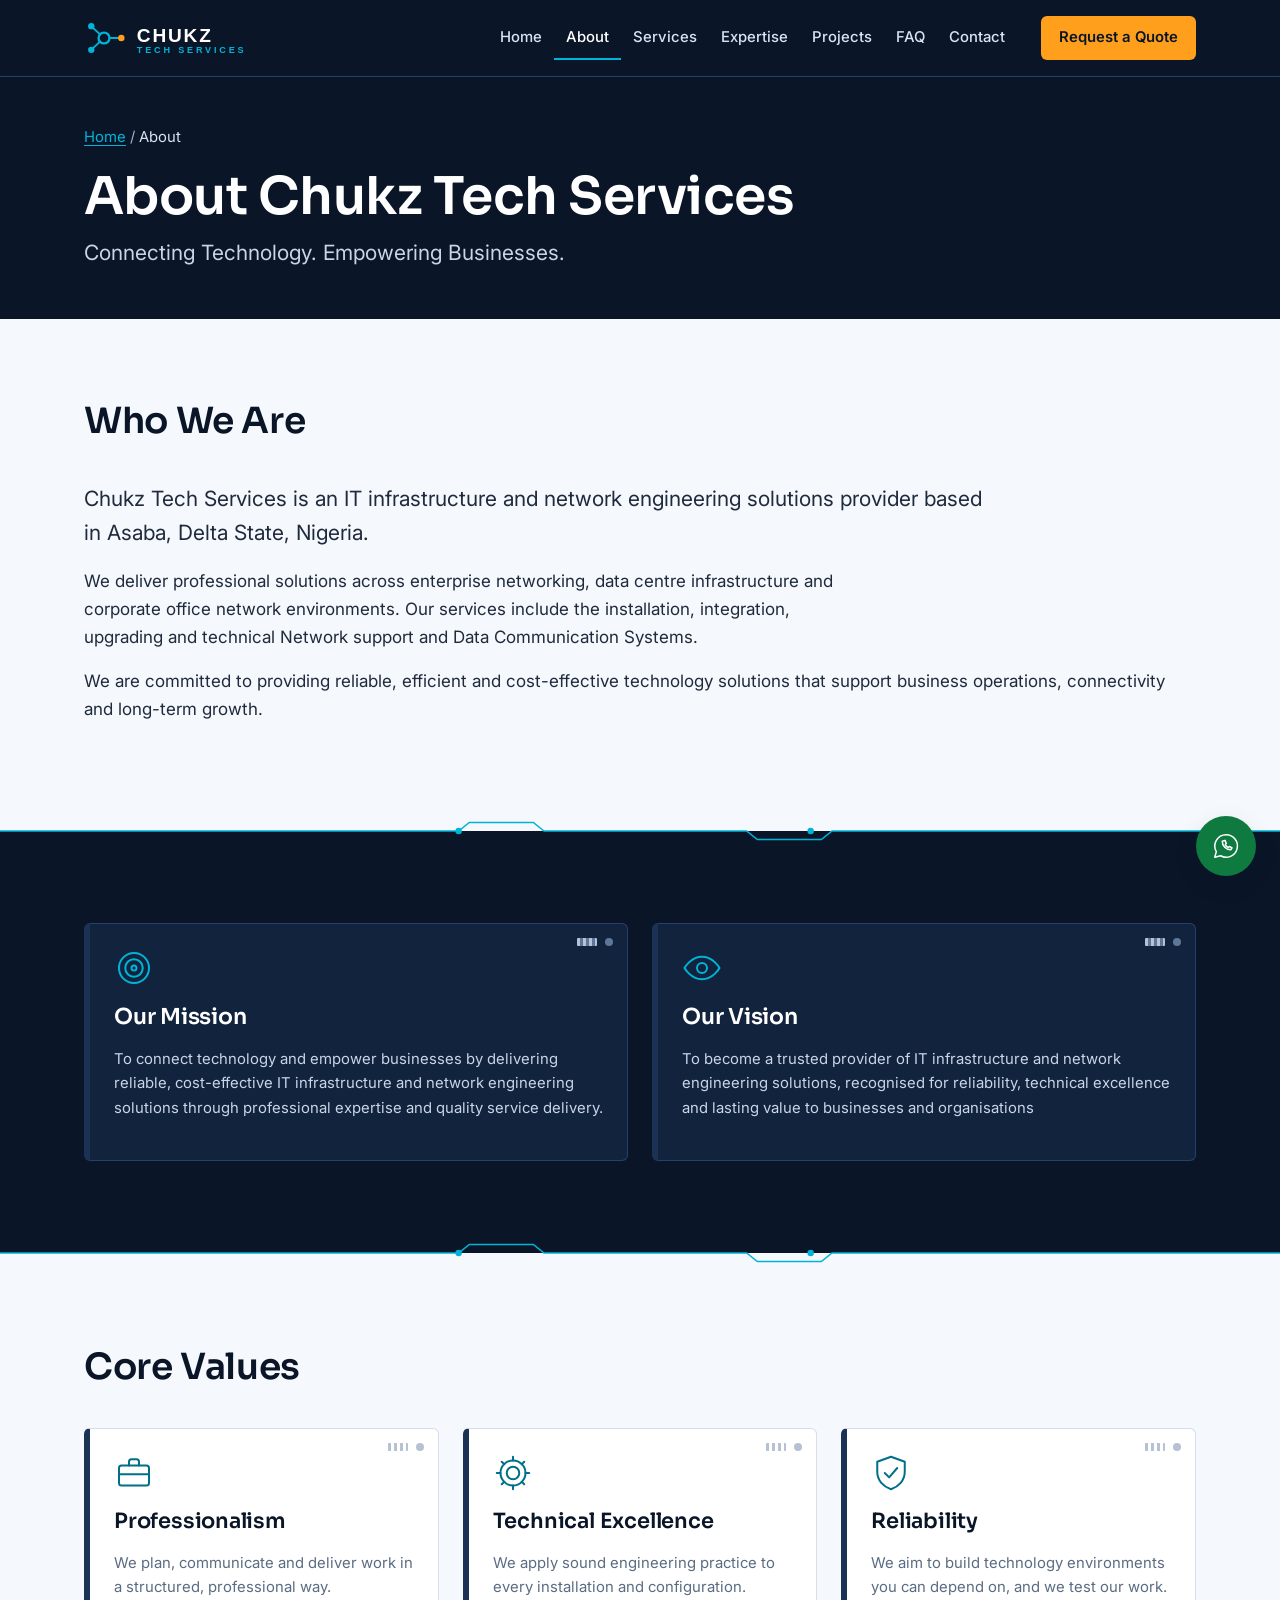
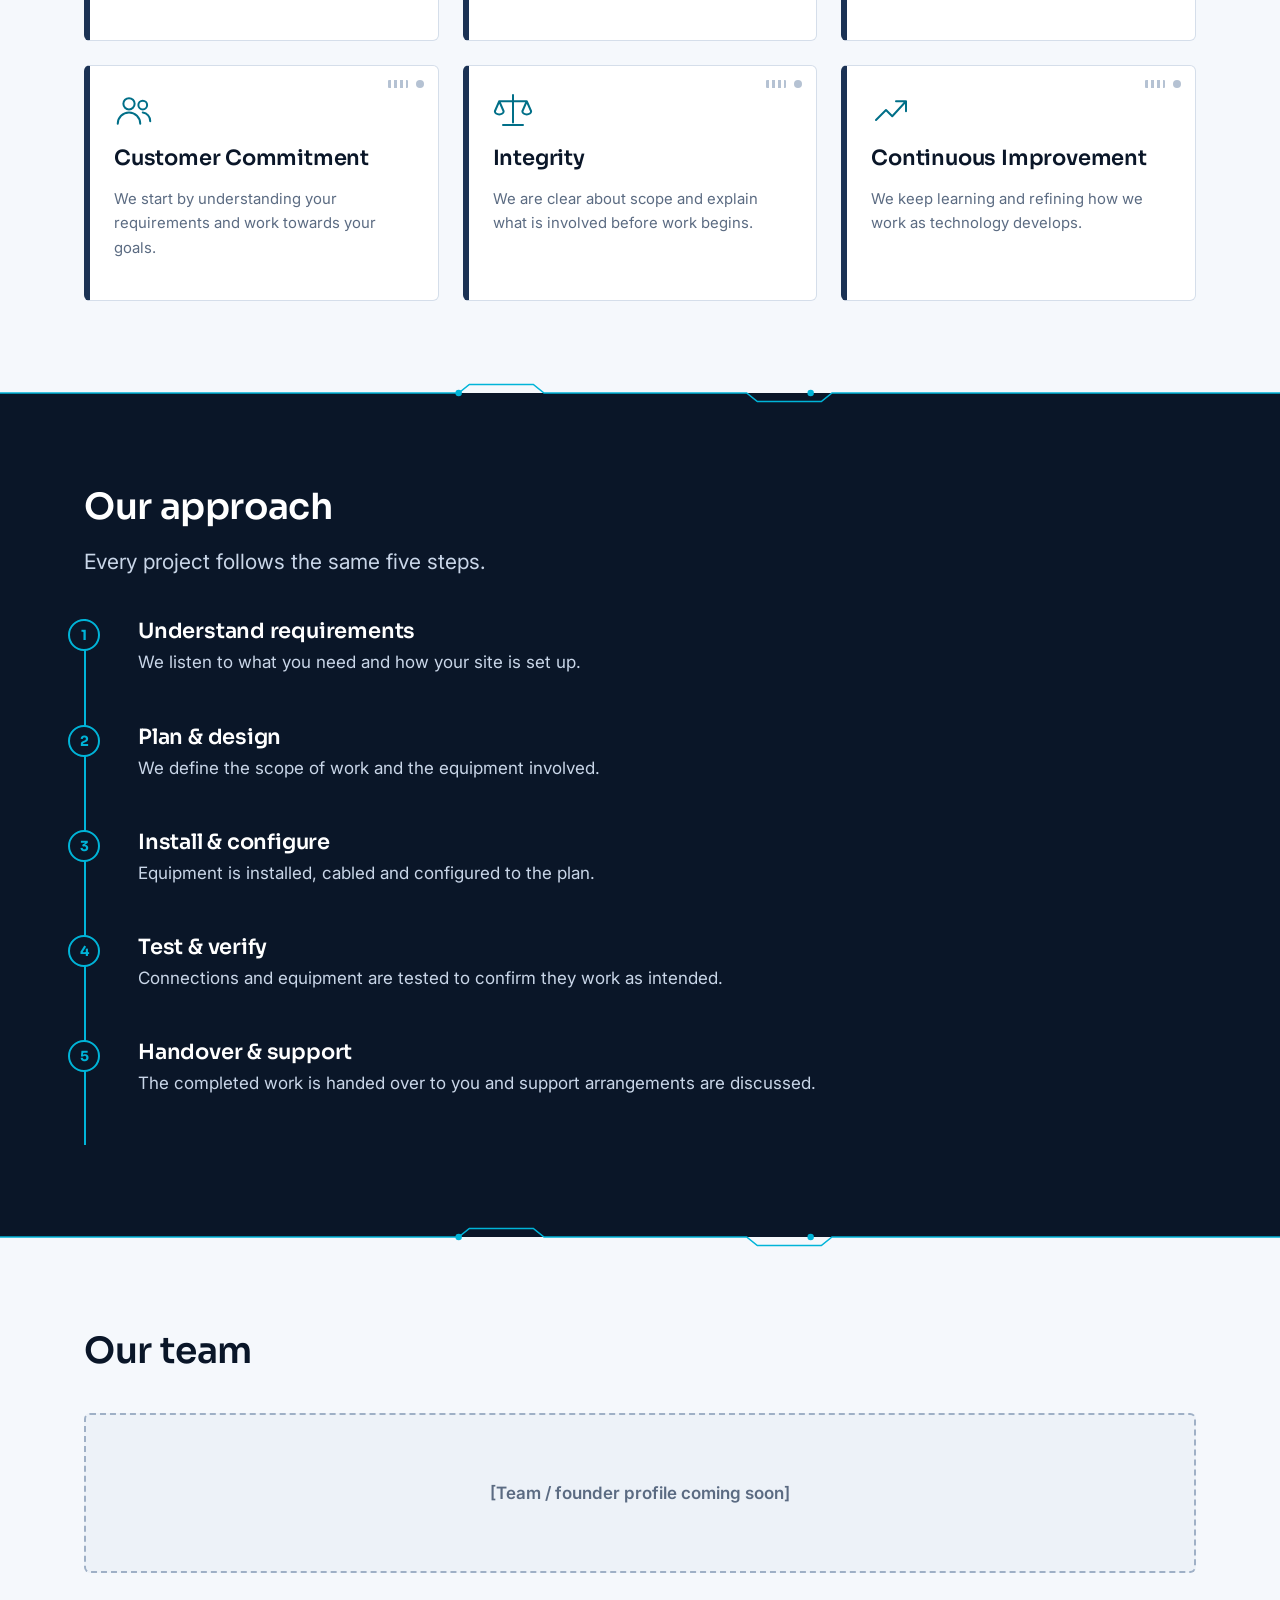
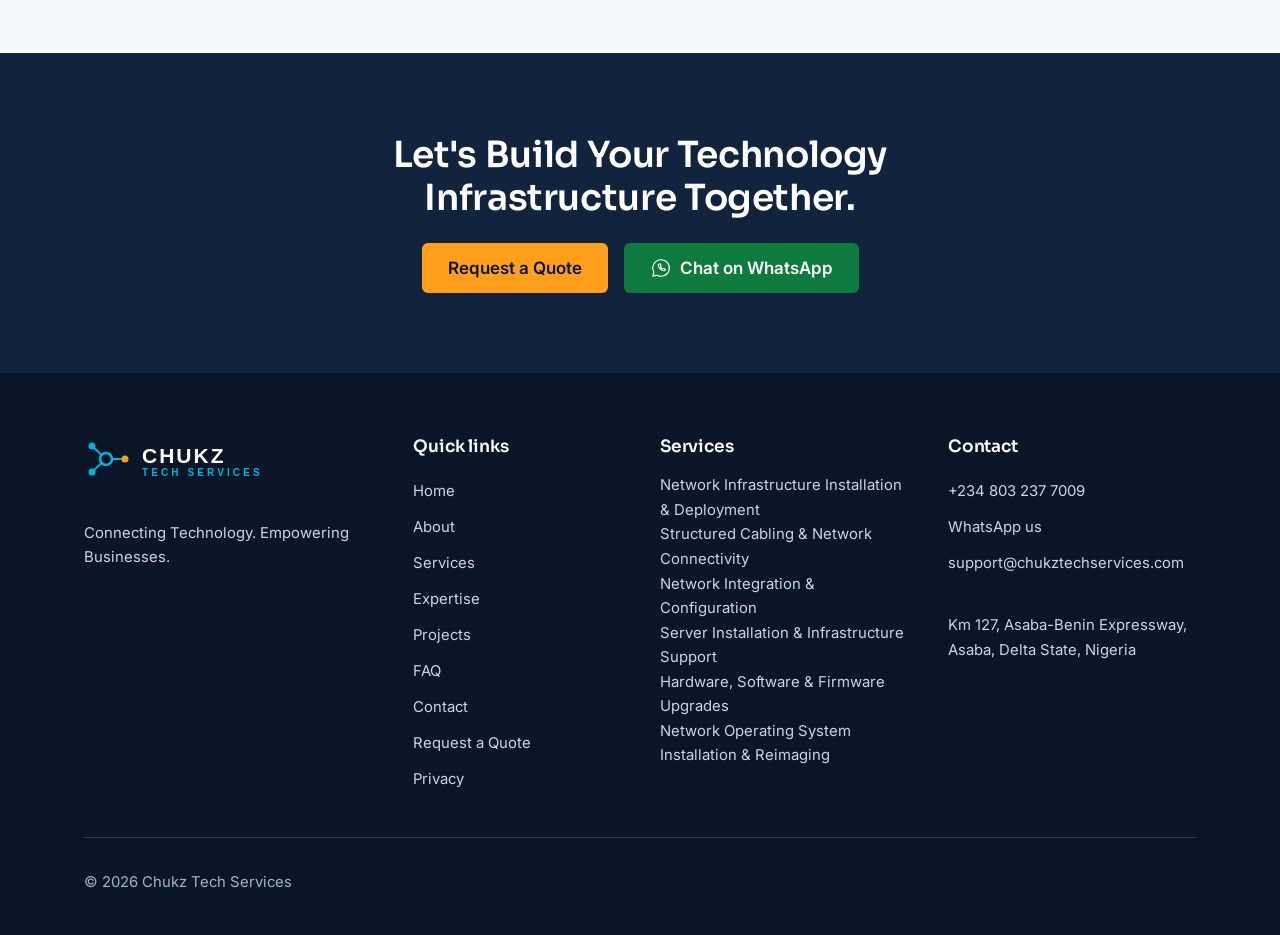
<file: about.html>
<!DOCTYPE html>
<html lang="en-GB" class="no-js">
<head>
<meta charset="utf-8">
<meta name="viewport" content="width=device-width, initial-scale=1">
<title>About Chukz Tech Services | Asaba, Delta State</title>
<meta name="description" content="Learn about Chukz Tech Services, an IT infrastructure and network engineering provider in Asaba, Delta State: our mission, values and approach.">
<!-- OWNER: replace https://www.example.com with the real domain (canonical, og:url, og:image) -->
<link rel="canonical" href="https://www.example.com/about.html">
<meta name="theme-color" content="#0A1628">
<meta property="og:type" content="website"><meta property="og:site_name" content="Chukz Tech Services">
<meta property="og:title" content="About Chukz Tech Services | Asaba, Delta State"><meta property="og:description" content="Learn about Chukz Tech Services, an IT infrastructure and network engineering provider in Asaba, Delta State: our mission, values and approach.">
<meta property="og:url" content="https://www.example.com/about.html"><meta property="og:image" content="https://www.example.com/assets/og-image.png">
<meta name="twitter:card" content="summary_large_image"><meta name="twitter:title" content="About Chukz Tech Services | Asaba, Delta State">
<meta name="twitter:description" content="Learn about Chukz Tech Services, an IT infrastructure and network engineering provider in Asaba, Delta State: our mission, values and approach."><meta name="twitter:image" content="https://www.example.com/assets/og-image.png">
<link rel="icon" href="assets/favicon.svg" type="image/svg+xml">
<link rel="preconnect" href="https://fonts.googleapis.com"><link rel="preconnect" href="https://fonts.gstatic.com" crossorigin>
<link rel="stylesheet" href="https://fonts.googleapis.com/css2?family=Inter:wght@400;600&amp;family=Sora:wght@600&amp;display=swap">
<link rel="stylesheet" href="css/styles.css">
<script type="application/ld+json">{"@context": "https://schema.org", "@type": "BreadcrumbList", "itemListElement": [{"@type": "ListItem", "position": 1, "name": "Home", "item": "https://www.example.com/index.html"}, {"@type": "ListItem", "position": 2, "name": "About", "item": "https://www.example.com/about.html"}]}</script>
</head>
<body>
<svg xmlns="http://www.w3.org/2000/svg" style="display:none" aria-hidden="true" focusable="false">

<symbol id="i-network" viewBox="0 0 32 32"><rect x="12" y="3" width="8" height="6" rx="1"/><rect x="3" y="23" width="8" height="6" rx="1"/><rect x="21" y="23" width="8" height="6" rx="1"/><path d="M16 9v8M7 23v-4a2 2 0 0 1 2-2h14a2 2 0 0 1 2 2v4"/></symbol>
<symbol id="i-cable" viewBox="0 0 32 32"><path d="M9 18V6a2 2 0 0 1 2-2h10a2 2 0 0 1 2 2v12z"/><path d="M12 8v5M16 8v5M20 8v5"/><rect x="12" y="18" width="8" height="5"/><path d="M16 23v7"/></symbol>
<symbol id="i-integration" viewBox="0 0 32 32"><circle cx="7" cy="16" r="4"/><circle cx="25" cy="7" r="4"/><circle cx="25" cy="25" r="4"/><path d="M11 16h5M16 16l5-6M16 16l5 6"/></symbol>
<symbol id="i-server" viewBox="0 0 32 32"><rect x="4" y="5" width="24" height="9" rx="1.5"/><rect x="4" y="18" width="24" height="9" rx="1.5"/><path d="M9 9.5h.01M9 22.5h.01M14 9.5h9M14 22.5h9"/></symbol>
<symbol id="i-chip" viewBox="0 0 32 32"><rect x="9" y="9" width="14" height="14" rx="2"/><rect x="13" y="13" width="6" height="6"/><path d="M12 9V4M16 9V4M20 9V4M12 28v-5M16 28v-5M20 28v-5M9 12H4M9 16H4M9 20H4M28 12h-5M28 16h-5M28 20h-5"/></symbol>
<symbol id="i-reimage" viewBox="0 0 32 32"><rect x="3" y="5" width="26" height="17" rx="2"/><path d="M11 27h10M16 22v5M21 14a5 5 0 1 0-1.5 3.5M21 10v4h-4"/></symbol>
<symbol id="i-troubleshoot" viewBox="0 0 32 32"><circle cx="13" cy="13" r="9"/><path d="M20 20l9 9M7.5 13h2.5l2-4 3 8 1.5-4h2"/></symbol>
<symbol id="i-remote" viewBox="0 0 32 32"><rect x="5" y="14" width="22" height="13" rx="2"/><path d="M11 10a7.5 7.5 0 0 1 10 0M13.5 12.8a4 4 0 0 1 5 0M14 18l8 3-3.5 1-1 3.5z"/></symbol>
<symbol id="i-phone" viewBox="0 0 32 32"><path d="M7 4h5l2 6-3 2a14 14 0 0 0 7 7l2-3 6 2v5a2 2 0 0 1-2 2A21 21 0 0 1 5 6a2 2 0 0 1 2-2z"/></symbol>
<symbol id="i-whatsapp" viewBox="0 0 32 32"><path d="M16 4a12 12 0 0 0-10.3 18L4 28l6.2-1.6A12 12 0 1 0 16 4z"/><path d="M12 11c0 5 4 9 9 9l1.5-2-3-1.5-1.2 1a6 6 0 0 1-3-3l1-1.2L15 10z"/></symbol>
<symbol id="i-mail" viewBox="0 0 32 32"><rect x="3" y="7" width="26" height="18" rx="2"/><path d="M4 9l12 9 12-9"/></symbol>
<symbol id="i-pin" viewBox="0 0 32 32"><path d="M16 29s9-8 9-15a9 9 0 0 0-18 0c0 7 9 15 9 15z"/><circle cx="16" cy="14" r="3"/></symbol>
<symbol id="i-shield" viewBox="0 0 32 32"><path d="M16 3l11 4v8c0 7-5 12-11 14C10 27 5 22 5 15V7z"/><path d="M11 16l3.5 3.5L21 12"/></symbol>
<symbol id="i-quote" viewBox="0 0 32 32"><path d="M8 3h12l6 6v20H8z"/><path d="M20 3v6h6M12 15h10M12 20h10M12 25h6"/></symbol>
<symbol id="i-gear" viewBox="0 0 32 32"><circle cx="16" cy="16" r="5"/><circle cx="16" cy="16" r="10"/><path d="M16 3v3M16 26v3M3 16h3M26 16h3M7 7l2 2M23 23l2 2M7 25l2-2M23 9l2-2"/></symbol>
<symbol id="i-users" viewBox="0 0 32 32"><circle cx="12" cy="11" r="4.5"/><path d="M3 27a9 9 0 0 1 18 0"/><circle cx="23" cy="12" r="3.5"/><path d="M23 18a7 7 0 0 1 6 7"/></symbol>
<symbol id="i-scale" viewBox="0 0 32 32"><path d="M16 4v22M8 28h16M5 9h22M5 9L1.5 17a3.5 2.5 0 0 0 7 0zM27 9l-3.5 8a3.5 2.5 0 0 0 7 0z"/></symbol>
<symbol id="i-trend" viewBox="0 0 32 32"><path d="M4 24l8-8 5 5 11-12M20 9h8v8"/></symbol>
<symbol id="i-briefcase" viewBox="0 0 32 32"><rect x="4" y="10" width="24" height="16" rx="2"/><path d="M12 10V7a2 2 0 0 1 2-2h4a2 2 0 0 1 2 2v3M4 17h24"/></symbol>
<symbol id="i-building" viewBox="0 0 32 32"><rect x="7" y="4" width="18" height="24" rx="1.5"/><path d="M12 9h2M18 9h2M12 14h2M18 14h2M12 19h2M18 19h2M14 28v-4h4v4"/></symbol>
<symbol id="i-check" viewBox="0 0 32 32"><circle cx="16" cy="16" r="12"/><path d="M10 16.5l4 4 8-9"/></symbol>
<symbol id="i-target" viewBox="0 0 32 32"><circle cx="16" cy="16" r="12"/><circle cx="16" cy="16" r="7"/><circle cx="16" cy="16" r="2"/></symbol>
<symbol id="i-eye" viewBox="0 0 32 32"><path d="M2 16s5-9 14-9 14 9 14 9-5 9-14 9S2 16 2 16z"/><circle cx="16" cy="16" r="4"/></symbol>
</svg>
<a class="skip-link" href="#main">Skip to main content</a>
<header class="site-header">
<div class="container header-inner">
<a class="brand" href="index.html" aria-label="Chukz Tech Services, home"><img src="assets/logo.svg" alt="Chukz Tech Services" width="200" height="44"></a>
<div class="header-flex">
<nav id="nav-panel" class="nav-panel" aria-label="Primary"><ul class="nav-list"><li><a href="index.html">Home</a></li><li><a href="about.html" aria-current="page">About</a></li><li><a href="services.html">Services</a></li><li><a href="expertise.html">Expertise</a></li><li><a href="projects.html">Projects</a></li><li><a href="faq.html">FAQ</a></li><li><a href="contact.html">Contact</a></li></ul>
<div class="panel-cta"><a class="btn btn-primary btn-block" href="request-quote.html">Request a Quote</a></div></nav>
<div class="header-cta"><a class="btn btn-primary" href="request-quote.html">Request a Quote</a>
<button class="nav-toggle" type="button" aria-expanded="false" aria-controls="nav-panel" aria-label="Open menu"><span class="bars"></span></button></div>
</div></div></header>
<main id="main">
<section class="page-hero"><div class="container">
<nav class="breadcrumb" aria-label="Breadcrumb"><a href="index.html">Home</a> / <span aria-current="page">About</span></nav>
<h1>About Chukz Tech Services</h1><p>Connecting Technology. Empowering Businesses.</p></div></section>
<section class="section light" id="who"><div class="container"><!-- OWNER: confirm wording against source -->
<div class="section-head reveal"><h2>Who We Are</h2></div>
<p class="reveal" style="font-size:var(--fs-lg)">Chukz Tech Services is an IT infrastructure and network engineering 
    solutions provider based in Asaba, Delta State, Nigeria. <p>We deliver professional solutions across enterprise networking, data centre 
infrastructure and corporate office network environments. Our services include the 
installation, integration, upgrading and technical Network support and Data Communication Systems. </p>We are committed to providing reliable, efficient and cost-effective technology 
solutions that support business operations, 
connectivity and long-term growth.</p></div></section>
<svg class="divider l2d" viewBox="0 0 1200 24" preserveAspectRatio="xMidYMid slice" aria-hidden="true" focusable="false"><path d="M0 12H430l10-8h60l10 8h190l10 8h60l10-8H1200"/><circle cx="430" cy="12" r="3"/><circle cx="760" cy="12" r="3"/></svg>
<section class="section dark dotgrid" id="mission"><div class="container"><!-- OWNER: confirm wording against source -->
<div class="cards-2">
<article class="rack reveal"><svg class="icon" aria-hidden="true" focusable="false"><use href="#i-target"/></svg><h2 style="font-size:var(--fs-h3)">Our Mission</h2><p>To connect technology and empower businesses by delivering reliable, cost-effective IT infrastructure and network engineering solutions through professional expertise and quality service delivery.</p></article>
<article class="rack reveal"><svg class="icon" aria-hidden="true" focusable="false"><use href="#i-eye"/></svg><h2 style="font-size:var(--fs-h3)">Our Vision</h2><p>To become a trusted provider of IT infrastructure and network engineering solutions, recognised for reliability, technical excellence and lasting value to businesses and organisations</p></article>
</div></div></section>
<svg class="divider d2l" viewBox="0 0 1200 24" preserveAspectRatio="xMidYMid slice" aria-hidden="true" focusable="false"><path d="M0 12H430l10-8h60l10 8h190l10 8h60l10-8H1200"/><circle cx="430" cy="12" r="3"/><circle cx="760" cy="12" r="3"/></svg>
<section class="section light" id="values"><div class="container">
<div class="section-head reveal"><h2>Core Values</h2></div>
<div class="cards-3"><article class="rack reveal"><svg class="icon" aria-hidden="true" focusable="false"><use href="#i-briefcase"/></svg><h3>Professionalism</h3><p>We plan, communicate and deliver work in a structured, professional way.</p></article><article class="rack reveal"><svg class="icon" aria-hidden="true" focusable="false"><use href="#i-gear"/></svg><h3>Technical Excellence</h3><p>We apply sound engineering practice to every installation and configuration.</p></article><article class="rack reveal"><svg class="icon" aria-hidden="true" focusable="false"><use href="#i-shield"/></svg><h3>Reliability</h3><p>We aim to build technology environments you can depend on, and we test our work.</p></article><article class="rack reveal"><svg class="icon" aria-hidden="true" focusable="false"><use href="#i-users"/></svg><h3>Customer Commitment</h3><p>We start by understanding your requirements and work towards your goals.</p></article><article class="rack reveal"><svg class="icon" aria-hidden="true" focusable="false"><use href="#i-scale"/></svg><h3>Integrity</h3><p>We are clear about scope and explain what is involved before work begins.</p></article><article class="rack reveal"><svg class="icon" aria-hidden="true" focusable="false"><use href="#i-trend"/></svg><h3>Continuous Improvement</h3><p>We keep learning and refining how we work as technology develops.</p></article></div></div></section>
<svg class="divider l2d" viewBox="0 0 1200 24" preserveAspectRatio="xMidYMid slice" aria-hidden="true" focusable="false"><path d="M0 12H430l10-8h60l10 8h190l10 8h60l10-8H1200"/><circle cx="430" cy="12" r="3"/><circle cx="760" cy="12" r="3"/></svg>
<section class="section dark" id="approach"><div class="container">
<div class="section-head reveal"><h2>Our approach</h2><p>Every project follows the same five steps.</p></div>
<ol class="timeline"><li class="reveal"><h3>Understand requirements</h3><p>We listen to what you need and how your site is set up.</p></li><li class="reveal"><h3>Plan & design</h3><p>We define the scope of work and the equipment involved.</p></li><li class="reveal"><h3>Install & configure</h3><p>Equipment is installed, cabled and configured to the plan.</p></li><li class="reveal"><h3>Test & verify</h3><p>Connections and equipment are tested to confirm they work as intended.</p></li><li class="reveal"><h3>Handover & support</h3><p>The completed work is handed over to you and support arrangements are discussed.</p></li></ol></div></section>
<svg class="divider d2l" viewBox="0 0 1200 24" preserveAspectRatio="xMidYMid slice" aria-hidden="true" focusable="false"><path d="M0 12H430l10-8h60l10 8h190l10 8h60l10-8H1200"/><circle cx="430" cy="12" r="3"/><circle cx="760" cy="12" r="3"/></svg>
<section class="section light" id="team"><div class="container">
<div class="section-head reveal"><h2>Our team</h2></div>
<div class="placeholder reveal"><!-- OWNER: replace -->[Team / founder profile coming soon]</div></div></section>
<section class="section band dotgrid"><div class="container"><h2>Let's Build Your Technology Infrastructure Together.</h2>
<div class="btn-row"><a class="btn btn-primary" href="request-quote.html">Request a Quote</a><a class="btn btn-wa" href="https://wa.me/2348032377009" rel="noopener"><svg class="icon icon-sm" aria-hidden="true" focusable="false"><use href="#i-whatsapp"/></svg>Chat on WhatsApp</a></div></div></section>
</main>
<footer class="site-footer"><div class="container">
<div class="footer-grid">
<div><img src="assets/logo.svg" alt="Chukz Tech Services" width="200" height="44" loading="lazy"><p class="mt-4">Connecting Technology. Empowering Businesses.</p>
<!-- OWNER: add social links here once real URLs exist
<ul><li><a href="">Facebook</a></li><li><a href="">LinkedIn</a></li></ul> --></div>
<div><h2>Quick links</h2><ul><li><a href="index.html">Home</a></li><li><a href="about.html">About</a></li><li><a href="services.html">Services</a></li><li><a href="expertise.html">Expertise</a></li><li><a href="projects.html">Projects</a></li><li><a href="faq.html">FAQ</a></li><li><a href="contact.html">Contact</a></li><li><a href="request-quote.html">Request a Quote</a></li><li><a href="privacy.html">Privacy</a></li></ul></div>
<div><h2>Services</h2><ul><li><a href="services.html#network-infrastructure">Network Infrastructure Installation &amp; Deployment</a></li><li><a href="services.html#structured-cabling">Structured Cabling &amp; Network Connectivity</a></li><li><a href="services.html#network-integration">Network Integration &amp; Configuration</a></li><li><a href="services.html#server-installation">Server Installation &amp; Infrastructure Support</a></li><li><a href="services.html#upgrades">Hardware, Software &amp; Firmware Upgrades</a></li><li><a href="services.html#os-reimaging">Network Operating System Installation &amp; Reimaging</a></li></ul></div>
<div><h2>Contact</h2><ul>
<li><a href="tel:+2348032377009">+234 803 237 7009</a></li>
<li><a href="https://wa.me/2348032377009" rel="noopener">WhatsApp us</a></li>
<li><a href="mailto:Info@chukstech.com">support@chukztechservices.com</a></li></ul>
<p class="mt-4">Km 127, Asaba-Benin Expressway, Asaba, Delta State, Nigeria</p></div>
</div>
<div class="footer-bottom">
<p> </p>
<p>&copy; <span data-year>2026</span> Chukz Tech Services</p></div>
</div></footer>
<div class="mobile-bar" aria-label="Quick contact">
<a href="tel:+2348032377009"><svg class="icon" aria-hidden="true" focusable="false"><use href="#i-phone"/></svg>Call</a>
<a href="https://wa.me/2348032377009" rel="noopener"><svg class="icon" aria-hidden="true" focusable="false"><use href="#i-whatsapp"/></svg>WhatsApp</a>
<a href="request-quote.html"><svg class="icon" aria-hidden="true" focusable="false"><use href="#i-quote"/></svg>Get Quote</a></div>
<a class="wa-float" href="https://wa.me/2348032377009" rel="noopener" aria-label="Chat on WhatsApp"><svg class="icon" aria-hidden="true" focusable="false"><use href="#i-whatsapp"/></svg></a>
<script src="js/main.js" defer></script>
</body>
</html>
</file>
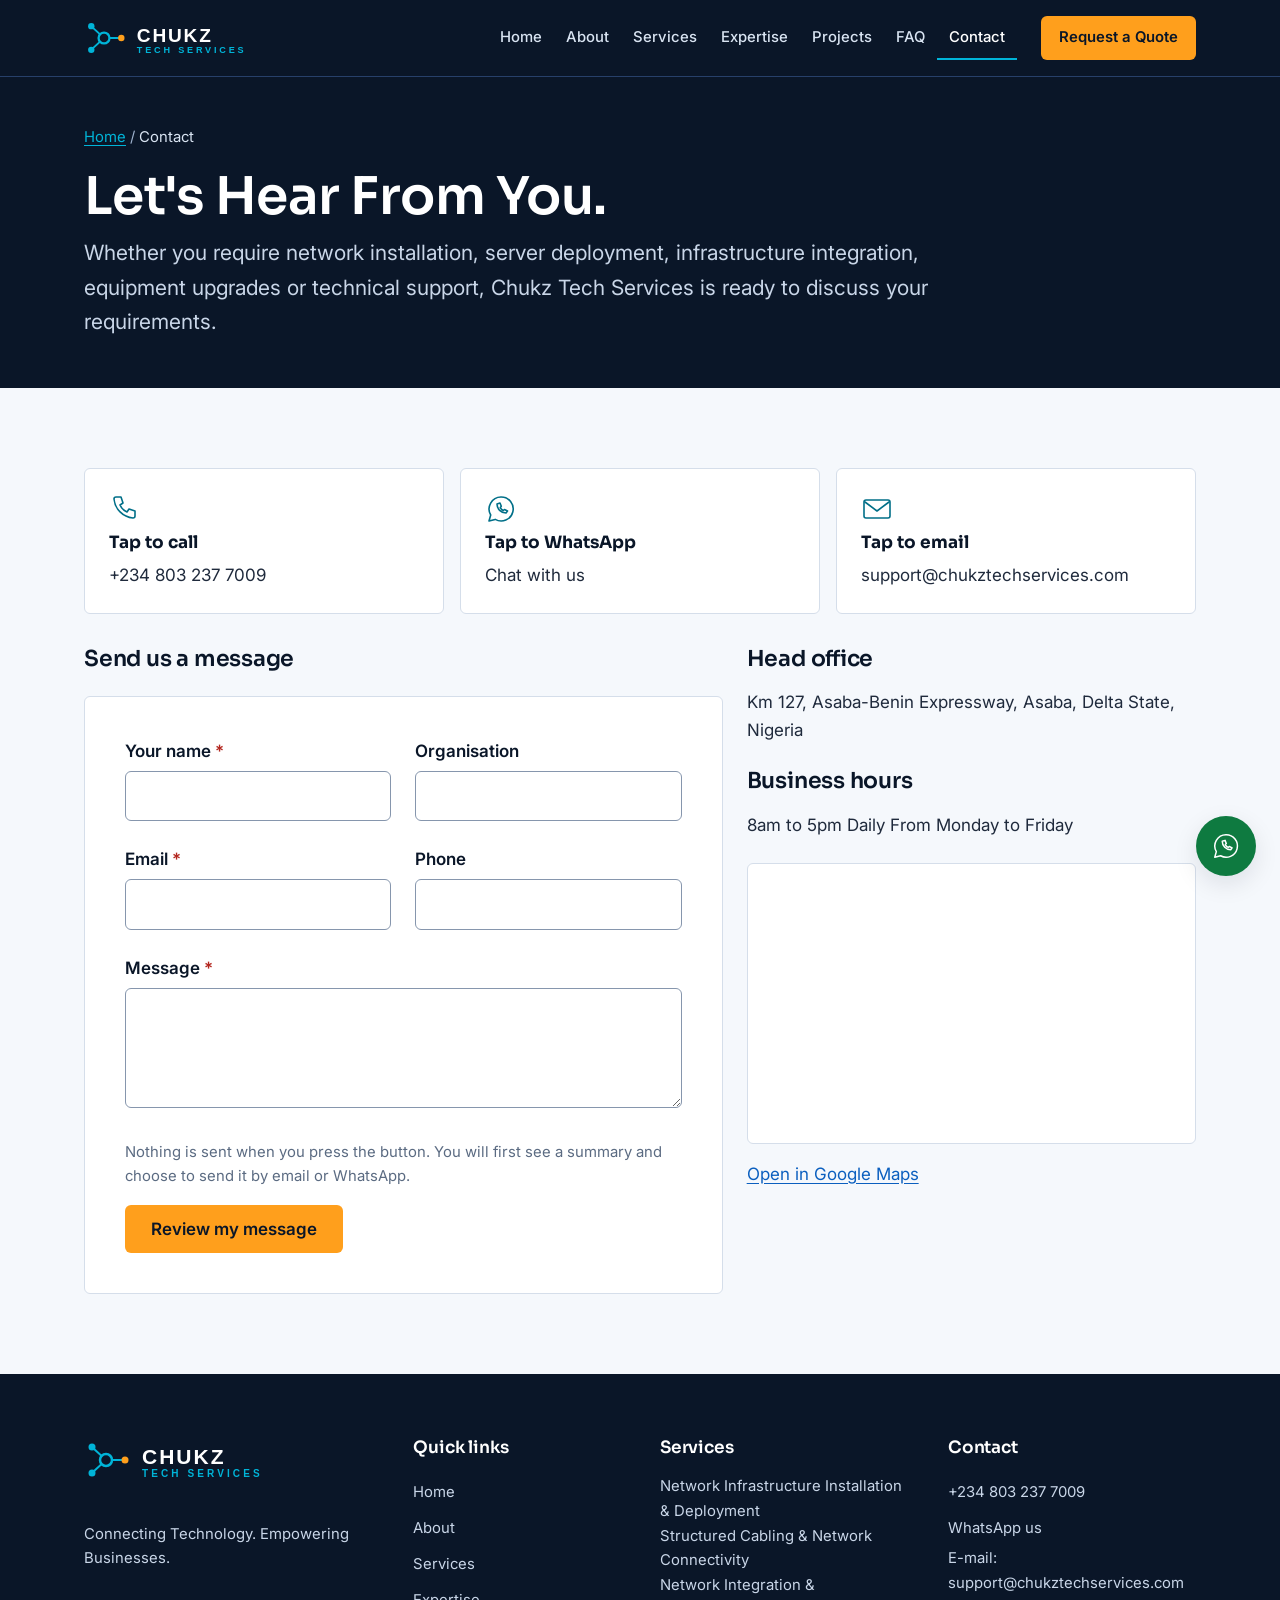
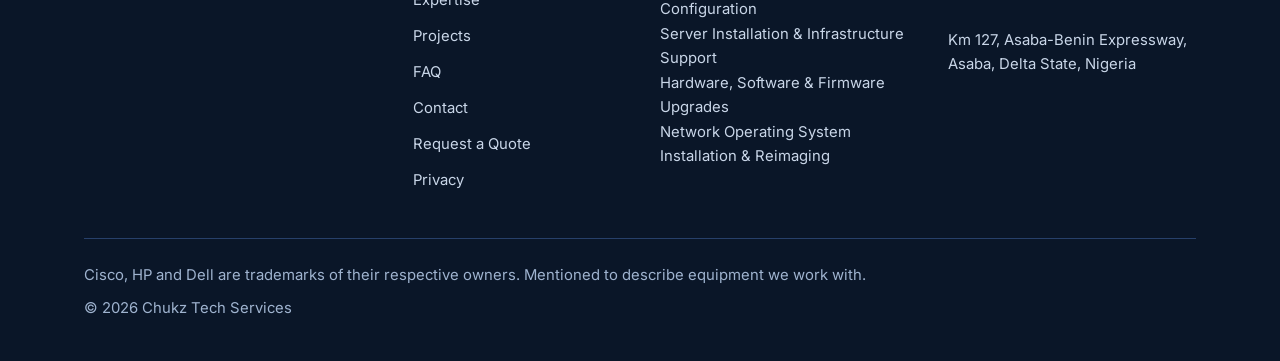
<file: contact.html>
<!DOCTYPE html>
<html lang="en-GB" class="no-js">
<head>
<meta charset="utf-8">
<meta name="viewport" content="width=device-width, initial-scale=1">
<title>Contact Chukz Tech Services | Asaba, Delta State</title>
<meta name="description" content="Contact Chukz Tech Services in Asaba, Delta State to discuss network installation, server deployment, integration, upgrades or technical support.">
<!-- OWNER: replace https://www.example.com with the real domain (canonical, og:url, og:image) -->
<link rel="canonical" href="https://www.example.com/contact.html">
<meta name="theme-color" content="#0A1628">
<meta property="og:type" content="website"><meta property="og:site_name" content="Chukz Tech Services">
<meta property="og:title" content="Contact Chukz Tech Services | Asaba, Delta State"><meta property="og:description" content="Contact Chukz Tech Services in Asaba, Delta State to discuss network installation, server deployment, integration, upgrades or technical support.">
<meta property="og:url" content="https://www.example.com/contact.html"><meta property="og:image" content="https://www.example.com/assets/og-image.png">
<meta name="twitter:card" content="summary_large_image"><meta name="twitter:title" content="Contact Chukz Tech Services | Asaba, Delta State">
<meta name="twitter:description" content="Contact Chukz Tech Services in Asaba, Delta State to discuss network installation, server deployment, integration, upgrades or technical support."><meta name="twitter:image" content="https://www.example.com/assets/og-image.png">
<link rel="icon" href="assets/favicon.svg" type="image/svg+xml">
<link rel="preconnect" href="https://fonts.googleapis.com"><link rel="preconnect" href="https://fonts.gstatic.com" crossorigin>
<link rel="stylesheet" href="https://fonts.googleapis.com/css2?family=Inter:wght@400;600&amp;family=Sora:wght@600&amp;display=swap">
<link rel="stylesheet" href="css/styles.css">
<script type="application/ld+json">{"@context": "https://schema.org", "@type": "ProfessionalService", "name": "Chukz Tech Services", "description": "IT infrastructure and network engineering provider.", "url": "https://www.example.com/", "telephone": "+2348032377009", "email": "Info@chukstech.com", "address": {"@type": "PostalAddress", "streetAddress": "Km 234, Asaba-Benin Expressway", "addressLocality": "Asaba", "addressRegion": "Delta State", "addressCountry": "NG"}}</script>
<script type="application/ld+json">{"@context": "https://schema.org", "@type": "BreadcrumbList", "itemListElement": [{"@type": "ListItem", "position": 1, "name": "Home", "item": "https://www.example.com/index.html"}, {"@type": "ListItem", "position": 2, "name": "Contact", "item": "https://www.example.com/contact.html"}]}</script>
</head>
<body>
<svg xmlns="http://www.w3.org/2000/svg" style="display:none" aria-hidden="true" focusable="false">

<symbol id="i-network" viewBox="0 0 32 32"><rect x="12" y="3" width="8" height="6" rx="1"/><rect x="3" y="23" width="8" height="6" rx="1"/><rect x="21" y="23" width="8" height="6" rx="1"/><path d="M16 9v8M7 23v-4a2 2 0 0 1 2-2h14a2 2 0 0 1 2 2v4"/></symbol>
<symbol id="i-cable" viewBox="0 0 32 32"><path d="M9 18V6a2 2 0 0 1 2-2h10a2 2 0 0 1 2 2v12z"/><path d="M12 8v5M16 8v5M20 8v5"/><rect x="12" y="18" width="8" height="5"/><path d="M16 23v7"/></symbol>
<symbol id="i-integration" viewBox="0 0 32 32"><circle cx="7" cy="16" r="4"/><circle cx="25" cy="7" r="4"/><circle cx="25" cy="25" r="4"/><path d="M11 16h5M16 16l5-6M16 16l5 6"/></symbol>
<symbol id="i-server" viewBox="0 0 32 32"><rect x="4" y="5" width="24" height="9" rx="1.5"/><rect x="4" y="18" width="24" height="9" rx="1.5"/><path d="M9 9.5h.01M9 22.5h.01M14 9.5h9M14 22.5h9"/></symbol>
<symbol id="i-chip" viewBox="0 0 32 32"><rect x="9" y="9" width="14" height="14" rx="2"/><rect x="13" y="13" width="6" height="6"/><path d="M12 9V4M16 9V4M20 9V4M12 28v-5M16 28v-5M20 28v-5M9 12H4M9 16H4M9 20H4M28 12h-5M28 16h-5M28 20h-5"/></symbol>
<symbol id="i-reimage" viewBox="0 0 32 32"><rect x="3" y="5" width="26" height="17" rx="2"/><path d="M11 27h10M16 22v5M21 14a5 5 0 1 0-1.5 3.5M21 10v4h-4"/></symbol>
<symbol id="i-troubleshoot" viewBox="0 0 32 32"><circle cx="13" cy="13" r="9"/><path d="M20 20l9 9M7.5 13h2.5l2-4 3 8 1.5-4h2"/></symbol>
<symbol id="i-remote" viewBox="0 0 32 32"><rect x="5" y="14" width="22" height="13" rx="2"/><path d="M11 10a7.5 7.5 0 0 1 10 0M13.5 12.8a4 4 0 0 1 5 0M14 18l8 3-3.5 1-1 3.5z"/></symbol>
<symbol id="i-phone" viewBox="0 0 32 32"><path d="M7 4h5l2 6-3 2a14 14 0 0 0 7 7l2-3 6 2v5a2 2 0 0 1-2 2A21 21 0 0 1 5 6a2 2 0 0 1 2-2z"/></symbol>
<symbol id="i-whatsapp" viewBox="0 0 32 32"><path d="M16 4a12 12 0 0 0-10.3 18L4 28l6.2-1.6A12 12 0 1 0 16 4z"/><path d="M12 11c0 5 4 9 9 9l1.5-2-3-1.5-1.2 1a6 6 0 0 1-3-3l1-1.2L15 10z"/></symbol>
<symbol id="i-mail" viewBox="0 0 32 32"><rect x="3" y="7" width="26" height="18" rx="2"/><path d="M4 9l12 9 12-9"/></symbol>
<symbol id="i-pin" viewBox="0 0 32 32"><path d="M16 29s9-8 9-15a9 9 0 0 0-18 0c0 7 9 15 9 15z"/><circle cx="16" cy="14" r="3"/></symbol>
<symbol id="i-shield" viewBox="0 0 32 32"><path d="M16 3l11 4v8c0 7-5 12-11 14C10 27 5 22 5 15V7z"/><path d="M11 16l3.5 3.5L21 12"/></symbol>
<symbol id="i-quote" viewBox="0 0 32 32"><path d="M8 3h12l6 6v20H8z"/><path d="M20 3v6h6M12 15h10M12 20h10M12 25h6"/></symbol>
<symbol id="i-gear" viewBox="0 0 32 32"><circle cx="16" cy="16" r="5"/><circle cx="16" cy="16" r="10"/><path d="M16 3v3M16 26v3M3 16h3M26 16h3M7 7l2 2M23 23l2 2M7 25l2-2M23 9l2-2"/></symbol>
<symbol id="i-users" viewBox="0 0 32 32"><circle cx="12" cy="11" r="4.5"/><path d="M3 27a9 9 0 0 1 18 0"/><circle cx="23" cy="12" r="3.5"/><path d="M23 18a7 7 0 0 1 6 7"/></symbol>
<symbol id="i-scale" viewBox="0 0 32 32"><path d="M16 4v22M8 28h16M5 9h22M5 9L1.5 17a3.5 2.5 0 0 0 7 0zM27 9l-3.5 8a3.5 2.5 0 0 0 7 0z"/></symbol>
<symbol id="i-trend" viewBox="0 0 32 32"><path d="M4 24l8-8 5 5 11-12M20 9h8v8"/></symbol>
<symbol id="i-briefcase" viewBox="0 0 32 32"><rect x="4" y="10" width="24" height="16" rx="2"/><path d="M12 10V7a2 2 0 0 1 2-2h4a2 2 0 0 1 2 2v3M4 17h24"/></symbol>
<symbol id="i-building" viewBox="0 0 32 32"><rect x="7" y="4" width="18" height="24" rx="1.5"/><path d="M12 9h2M18 9h2M12 14h2M18 14h2M12 19h2M18 19h2M14 28v-4h4v4"/></symbol>
<symbol id="i-check" viewBox="0 0 32 32"><circle cx="16" cy="16" r="12"/><path d="M10 16.5l4 4 8-9"/></symbol>
<symbol id="i-target" viewBox="0 0 32 32"><circle cx="16" cy="16" r="12"/><circle cx="16" cy="16" r="7"/><circle cx="16" cy="16" r="2"/></symbol>
<symbol id="i-eye" viewBox="0 0 32 32"><path d="M2 16s5-9 14-9 14 9 14 9-5 9-14 9S2 16 2 16z"/><circle cx="16" cy="16" r="4"/></symbol>
</svg>
<a class="skip-link" href="#main">Skip to main content</a>
<header class="site-header">
<div class="container header-inner">
<a class="brand" href="index.html" aria-label="Chukz Tech Services, home"><img src="assets/logo.svg" alt="Chukz Tech Services" width="200" height="44"></a>
<div class="header-flex">
<nav id="nav-panel" class="nav-panel" aria-label="Primary"><ul class="nav-list"><li><a href="index.html">Home</a></li><li><a href="about.html">About</a></li><li><a href="services.html">Services</a></li><li><a href="expertise.html">Expertise</a></li><li><a href="projects.html">Projects</a></li><li><a href="faq.html">FAQ</a></li><li><a href="contact.html" aria-current="page">Contact</a></li></ul>
<div class="panel-cta"><a class="btn btn-primary btn-block" href="request-quote.html">Request a Quote</a></div></nav>
<div class="header-cta"><a class="btn btn-primary" href="request-quote.html">Request a Quote</a>
<button class="nav-toggle" type="button" aria-expanded="false" aria-controls="nav-panel" aria-label="Open menu"><span class="bars"></span></button></div>
</div></div></header>
<main id="main">
<section class="page-hero"><div class="container">
<nav class="breadcrumb" aria-label="Breadcrumb"><a href="index.html">Home</a> / <span aria-current="page">Contact</span></nav>
<h1>Let's Hear From You.</h1>
<p>Whether you require network installation, server deployment, infrastructure integration, equipment upgrades or technical support, Chukz Tech Services is ready to discuss your requirements.</p></div></section>
<section class="section light"><div class="container">
<div class="contact-cards">
<a class="contact-card" href="tel:+2348032377009"><svg class="icon" aria-hidden="true" focusable="false"><use href="#i-phone"/></svg><strong>Tap to call</strong><span>+234 803 237 7009</span></a>
<a class="contact-card" href="https://wa.me/2348032377009" rel="noopener"><svg class="icon" aria-hidden="true" focusable="false"><use href="#i-whatsapp"/></svg><strong>Tap to WhatsApp</strong><span>Chat with us</span></a>
<a class="contact-card" href="mailto:Info@chukstech.com"><svg class="icon" aria-hidden="true" focusable="false"><use href="#i-mail"/></svg><strong>Tap to email</strong><span>support@chukztechservices.com</span></a></div>

<div class="grid">
<div class="col-7">
<h2 style="font-size:var(--fs-h3)">Send us a message</h2>
<div class="noscript-note"><noscript><div class="alert alert-info">The message form needs JavaScript. Please use the call, WhatsApp or email buttons above.</div></noscript></div>
<div class="form-card js-only">
<form id="contact-form" novalidate data-result="contact-result" aria-label="Contact form">
<div class="alert alert-error form-errors" role="alert" hidden></div>
<div class="hp" aria-hidden="true"><label>Leave this field empty<input type="text" name="website" tabindex="-1" autocomplete="off"></label></div>
<div class="form-grid two">
<div class="field" data-field="name"><label for="f-name">Your name <span class="req" aria-hidden="true">*</span></label><input type="text" id="f-name" name="name" autocomplete="name" aria-required="true" aria-describedby="err-name"><div class="field-error" id="err-name" aria-live="polite"></div></div>
<div class="field" data-field="org"><label for="f-org">Organisation</label><input type="text" id="f-org" name="org" autocomplete="organization" aria-describedby="err-org"><div class="field-error" id="err-org" aria-live="polite"></div></div>
<div class="field" data-field="email"><label for="f-email">Email <span class="req" aria-hidden="true">*</span></label><input type="email" id="f-email" name="email" autocomplete="email" aria-required="true" aria-describedby="err-email"><div class="field-error" id="err-email" aria-live="polite"></div></div>
<div class="field" data-field="phone"><label for="f-phone">Phone</label><input type="tel" id="f-phone" name="phone" autocomplete="tel" aria-describedby="err-phone"><div class="field-error" id="err-phone" aria-live="polite"></div></div>
</div>
<div class="field" data-field="message"><label for="f-message">Message <span class="req" aria-hidden="true">*</span></label><textarea id="f-message" name="message" aria-required="true" aria-describedby="err-message"></textarea><div class="field-error" id="err-message" aria-live="polite"></div></div>
<p style="color:var(--muted);font-size:var(--fs-sm)">Nothing is sent when you press the button. You will first see a summary and choose to send it by email or WhatsApp.</p>
<button class="btn btn-primary" type="submit">Review my message</button>
</form>
<div id="contact-result" hidden>
<h3 tabindex="-1">Your message summary</h3>
<div class="alert alert-info">Nothing has been sent yet. Choose how you would like to send this message to us.</div>
<pre class="summary-box" aria-label="Message summary"></pre>
<div class="btn-row"><a class="btn btn-primary" data-send-email href="mailto:Info@chukstech.com">Send via Email</a><a class="btn btn-wa" data-send-wa href="https://wa.me/2348032377009" rel="noopener">Send on WhatsApp</a><button class="btn btn-secondary" type="button" data-copy>Copy summary</button><button class="btn btn-ghost" type="button" data-edit>Edit message</button></div>
<p role="status" aria-live="polite" data-copy-status style="margin-top:var(--s2)"></p>
<p style="color:var(--muted);font-size:var(--fs-sm)">If your email app does not open, use Copy summary and send it to chukztechservices.info.</p>
</div></div>
</div>

<div class="col-5">
<h2 style="font-size:var(--fs-h3)">Head office</h2>
<address style="font-style:normal">Km 127, Asaba-Benin Expressway, Asaba, Delta State, Nigeria</address>
<h2 style="font-size:var(--fs-h3);margin-top:var(--s3)">Business hours</h2>
<p>8am to 5pm Daily From Monday to Friday</p>
<div class="map-wrap" style="margin-top:var(--s3)"><iframe title="Map showing Chukz Tech Services head office, Km 234 Asaba-Benin Expressway, Asaba" src="https://www.google.com/maps?q=Km+234+Asaba-Benin+Expressway,+Asaba,+Delta+State,+Nigeria&amp;output=embed" loading="lazy" referrerpolicy="no-referrer-when-downgrade" width="600" height="375"></iframe></div>
<p style="margin-top:var(--s2)"><a href="https://www.google.com/maps/search/?api=1&amp;query=Km+234+Asaba-Benin+Expressway,+Asaba,+Delta+State,+Nigeria" rel="noopener" target="_blank">Open in Google Maps<span class="sr-only"> (opens in a new tab)</span></a></p>
</div>
</div></div></section>
</main>
<footer class="site-footer"><div class="container">
<div class="footer-grid">
<div><img src="assets/logo.svg" alt="Chukz Tech Services" width="200" height="44" loading="lazy"><p class="mt-4">Connecting Technology. Empowering Businesses.</p>
<!-- OWNER: add social links here once real URLs exist
<ul><li><a href="">Facebook</a></li><li><a href="">LinkedIn</a></li></ul> --></div>
<div><h2>Quick links</h2><ul><li><a href="index.html">Home</a></li><li><a href="about.html">About</a></li><li><a href="services.html">Services</a></li><li><a href="expertise.html">Expertise</a></li><li><a href="projects.html">Projects</a></li><li><a href="faq.html">FAQ</a></li><li><a href="contact.html">Contact</a></li><li><a href="request-quote.html">Request a Quote</a></li><li><a href="privacy.html">Privacy</a></li></ul></div>
<div><h2>Services</h2><ul><li><a href="services.html#network-infrastructure">Network Infrastructure Installation &amp; Deployment</a></li><li><a href="services.html#structured-cabling">Structured Cabling &amp; Network Connectivity</a></li><li><a href="services.html#network-integration">Network Integration &amp; Configuration</a></li><li><a href="services.html#server-installation">Server Installation &amp; Infrastructure Support</a></li><li><a href="services.html#upgrades">Hardware, Software &amp; Firmware Upgrades</a></li><li><a href="services.html#os-reimaging">Network Operating System Installation &amp; Reimaging</a></li></ul></div>
<div><h2>Contact</h2><ul>
<li><a href="tel:+2348032377009">+234 803 237 7009</a></li>
<li><a href="https://wa.me/2348032377009" rel="noopener">WhatsApp us</a></li>
<li><a href="mailto:Info@chukstech.com">E-mail: support@chukztechservices.com</a></li></ul>
<p class="mt-4">Km 127, Asaba-Benin Expressway, Asaba, Delta State, Nigeria</p></div>
</div>
<div class="footer-bottom">
<p>Cisco, HP and Dell are trademarks of their respective owners. Mentioned to describe equipment we work with.</p>
<p>&copy; <span data-year>2026</span> Chukz Tech Services</p></div>
</div></footer>
<div class="mobile-bar" aria-label="Quick contact">
<a href="tel:+2348032377009"><svg class="icon" aria-hidden="true" focusable="false"><use href="#i-phone"/></svg>Call</a>
<a href="https://wa.me/2348032377009" rel="noopener"><svg class="icon" aria-hidden="true" focusable="false"><use href="#i-whatsapp"/></svg>WhatsApp</a>
<a href="request-quote.html"><svg class="icon" aria-hidden="true" focusable="false"><use href="#i-quote"/></svg>Get Quote</a></div>
<a class="wa-float" href="https://wa.me/2348032377009" rel="noopener" aria-label="Chat on WhatsApp"><svg class="icon" aria-hidden="true" focusable="false"><use href="#i-whatsapp"/></svg></a>
<script src="js/main.js" defer></script>
</body>
</html>
</file>
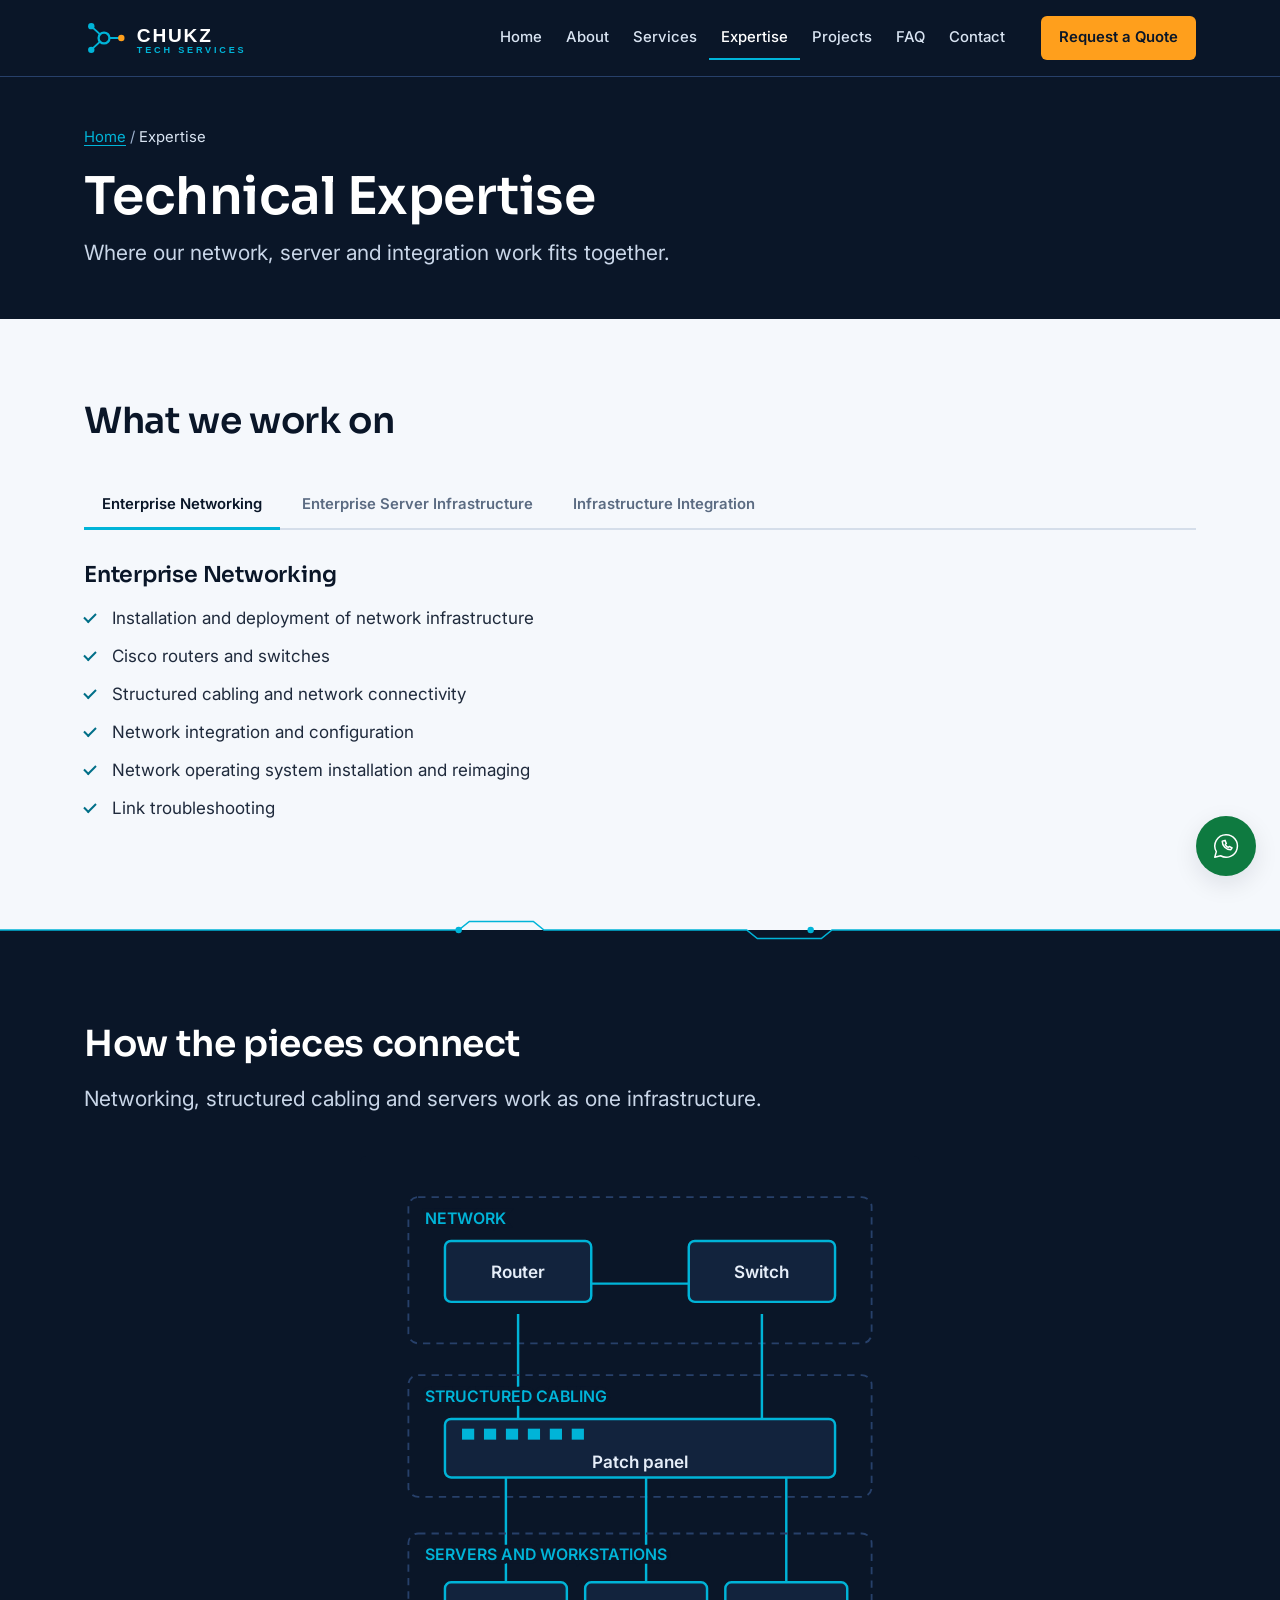
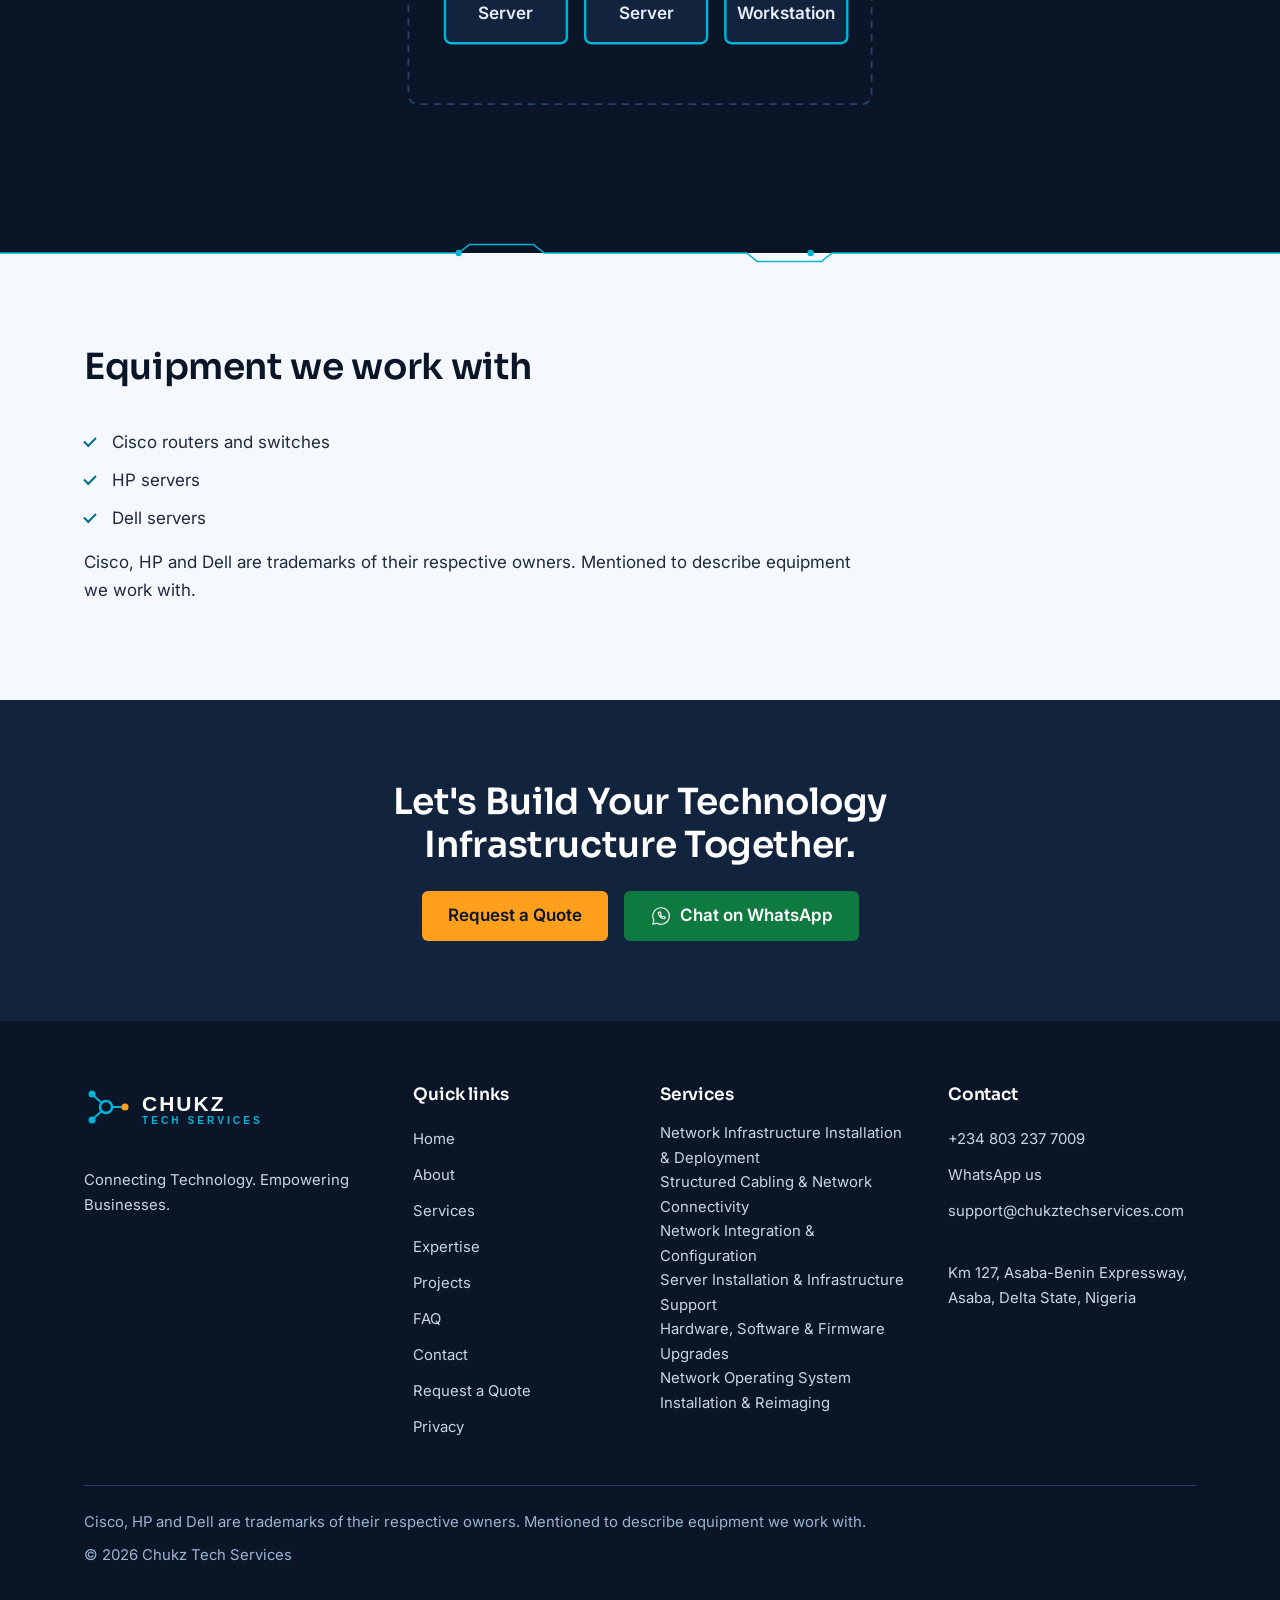
<file: expertise.html>
<!DOCTYPE html>
<html lang="en-GB" class="no-js">
<head>
<meta charset="utf-8">
<meta name="viewport" content="width=device-width, initial-scale=1">
<title>Network &amp; Server Expertise | Chukz Tech Services</title>
<meta name="description" content="Enterprise networking, server infrastructure and integration work by Chukz Tech Services, including Cisco, HP and Dell equipment, in Asaba, Delta State.">
<!-- OWNER: replace https://www.example.com with the real domain (canonical, og:url, og:image) -->
<link rel="canonical" href="https://www.example.com/expertise.html">
<meta name="theme-color" content="#0A1628">
<meta property="og:type" content="website"><meta property="og:site_name" content="Chukz Tech Services">
<meta property="og:title" content="Network &amp; Server Expertise | Chukz Tech Services"><meta property="og:description" content="Enterprise networking, server infrastructure and integration work by Chukz Tech Services, including Cisco, HP and Dell equipment, in Asaba, Delta State.">
<meta property="og:url" content="https://www.example.com/expertise.html"><meta property="og:image" content="https://www.example.com/assets/og-image.png">
<meta name="twitter:card" content="summary_large_image"><meta name="twitter:title" content="Network &amp; Server Expertise | Chukz Tech Services">
<meta name="twitter:description" content="Enterprise networking, server infrastructure and integration work by Chukz Tech Services, including Cisco, HP and Dell equipment, in Asaba, Delta State."><meta name="twitter:image" content="https://www.example.com/assets/og-image.png">
<link rel="icon" href="assets/favicon.svg" type="image/svg+xml">
<link rel="preconnect" href="https://fonts.googleapis.com"><link rel="preconnect" href="https://fonts.gstatic.com" crossorigin>
<link rel="stylesheet" href="https://fonts.googleapis.com/css2?family=Inter:wght@400;600&amp;family=Sora:wght@600&amp;display=swap">
<link rel="stylesheet" href="css/styles.css">
<script type="application/ld+json">{"@context": "https://schema.org", "@type": "BreadcrumbList", "itemListElement": [{"@type": "ListItem", "position": 1, "name": "Home", "item": "https://www.example.com/index.html"}, {"@type": "ListItem", "position": 2, "name": "Expertise", "item": "https://www.example.com/expertise.html"}]}</script>
</head>
<body>
<svg xmlns="http://www.w3.org/2000/svg" style="display:none" aria-hidden="true" focusable="false">

<symbol id="i-network" viewBox="0 0 32 32"><rect x="12" y="3" width="8" height="6" rx="1"/><rect x="3" y="23" width="8" height="6" rx="1"/><rect x="21" y="23" width="8" height="6" rx="1"/><path d="M16 9v8M7 23v-4a2 2 0 0 1 2-2h14a2 2 0 0 1 2 2v4"/></symbol>
<symbol id="i-cable" viewBox="0 0 32 32"><path d="M9 18V6a2 2 0 0 1 2-2h10a2 2 0 0 1 2 2v12z"/><path d="M12 8v5M16 8v5M20 8v5"/><rect x="12" y="18" width="8" height="5"/><path d="M16 23v7"/></symbol>
<symbol id="i-integration" viewBox="0 0 32 32"><circle cx="7" cy="16" r="4"/><circle cx="25" cy="7" r="4"/><circle cx="25" cy="25" r="4"/><path d="M11 16h5M16 16l5-6M16 16l5 6"/></symbol>
<symbol id="i-server" viewBox="0 0 32 32"><rect x="4" y="5" width="24" height="9" rx="1.5"/><rect x="4" y="18" width="24" height="9" rx="1.5"/><path d="M9 9.5h.01M9 22.5h.01M14 9.5h9M14 22.5h9"/></symbol>
<symbol id="i-chip" viewBox="0 0 32 32"><rect x="9" y="9" width="14" height="14" rx="2"/><rect x="13" y="13" width="6" height="6"/><path d="M12 9V4M16 9V4M20 9V4M12 28v-5M16 28v-5M20 28v-5M9 12H4M9 16H4M9 20H4M28 12h-5M28 16h-5M28 20h-5"/></symbol>
<symbol id="i-reimage" viewBox="0 0 32 32"><rect x="3" y="5" width="26" height="17" rx="2"/><path d="M11 27h10M16 22v5M21 14a5 5 0 1 0-1.5 3.5M21 10v4h-4"/></symbol>
<symbol id="i-troubleshoot" viewBox="0 0 32 32"><circle cx="13" cy="13" r="9"/><path d="M20 20l9 9M7.5 13h2.5l2-4 3 8 1.5-4h2"/></symbol>
<symbol id="i-remote" viewBox="0 0 32 32"><rect x="5" y="14" width="22" height="13" rx="2"/><path d="M11 10a7.5 7.5 0 0 1 10 0M13.5 12.8a4 4 0 0 1 5 0M14 18l8 3-3.5 1-1 3.5z"/></symbol>
<symbol id="i-phone" viewBox="0 0 32 32"><path d="M7 4h5l2 6-3 2a14 14 0 0 0 7 7l2-3 6 2v5a2 2 0 0 1-2 2A21 21 0 0 1 5 6a2 2 0 0 1 2-2z"/></symbol>
<symbol id="i-whatsapp" viewBox="0 0 32 32"><path d="M16 4a12 12 0 0 0-10.3 18L4 28l6.2-1.6A12 12 0 1 0 16 4z"/><path d="M12 11c0 5 4 9 9 9l1.5-2-3-1.5-1.2 1a6 6 0 0 1-3-3l1-1.2L15 10z"/></symbol>
<symbol id="i-mail" viewBox="0 0 32 32"><rect x="3" y="7" width="26" height="18" rx="2"/><path d="M4 9l12 9 12-9"/></symbol>
<symbol id="i-pin" viewBox="0 0 32 32"><path d="M16 29s9-8 9-15a9 9 0 0 0-18 0c0 7 9 15 9 15z"/><circle cx="16" cy="14" r="3"/></symbol>
<symbol id="i-shield" viewBox="0 0 32 32"><path d="M16 3l11 4v8c0 7-5 12-11 14C10 27 5 22 5 15V7z"/><path d="M11 16l3.5 3.5L21 12"/></symbol>
<symbol id="i-quote" viewBox="0 0 32 32"><path d="M8 3h12l6 6v20H8z"/><path d="M20 3v6h6M12 15h10M12 20h10M12 25h6"/></symbol>
<symbol id="i-gear" viewBox="0 0 32 32"><circle cx="16" cy="16" r="5"/><circle cx="16" cy="16" r="10"/><path d="M16 3v3M16 26v3M3 16h3M26 16h3M7 7l2 2M23 23l2 2M7 25l2-2M23 9l2-2"/></symbol>
<symbol id="i-users" viewBox="0 0 32 32"><circle cx="12" cy="11" r="4.5"/><path d="M3 27a9 9 0 0 1 18 0"/><circle cx="23" cy="12" r="3.5"/><path d="M23 18a7 7 0 0 1 6 7"/></symbol>
<symbol id="i-scale" viewBox="0 0 32 32"><path d="M16 4v22M8 28h16M5 9h22M5 9L1.5 17a3.5 2.5 0 0 0 7 0zM27 9l-3.5 8a3.5 2.5 0 0 0 7 0z"/></symbol>
<symbol id="i-trend" viewBox="0 0 32 32"><path d="M4 24l8-8 5 5 11-12M20 9h8v8"/></symbol>
<symbol id="i-briefcase" viewBox="0 0 32 32"><rect x="4" y="10" width="24" height="16" rx="2"/><path d="M12 10V7a2 2 0 0 1 2-2h4a2 2 0 0 1 2 2v3M4 17h24"/></symbol>
<symbol id="i-building" viewBox="0 0 32 32"><rect x="7" y="4" width="18" height="24" rx="1.5"/><path d="M12 9h2M18 9h2M12 14h2M18 14h2M12 19h2M18 19h2M14 28v-4h4v4"/></symbol>
<symbol id="i-check" viewBox="0 0 32 32"><circle cx="16" cy="16" r="12"/><path d="M10 16.5l4 4 8-9"/></symbol>
<symbol id="i-target" viewBox="0 0 32 32"><circle cx="16" cy="16" r="12"/><circle cx="16" cy="16" r="7"/><circle cx="16" cy="16" r="2"/></symbol>
<symbol id="i-eye" viewBox="0 0 32 32"><path d="M2 16s5-9 14-9 14 9 14 9-5 9-14 9S2 16 2 16z"/><circle cx="16" cy="16" r="4"/></symbol>
</svg>
<a class="skip-link" href="#main">Skip to main content</a>
<header class="site-header">
<div class="container header-inner">
<a class="brand" href="index.html" aria-label="Chukz Tech Services, home"><img src="assets/logo.svg" alt="Chukz Tech Services" width="200" height="44"></a>
<div class="header-flex">
<nav id="nav-panel" class="nav-panel" aria-label="Primary"><ul class="nav-list"><li><a href="index.html">Home</a></li><li><a href="about.html">About</a></li><li><a href="services.html">Services</a></li><li><a href="expertise.html" aria-current="page">Expertise</a></li><li><a href="projects.html">Projects</a></li><li><a href="faq.html">FAQ</a></li><li><a href="contact.html">Contact</a></li></ul>
<div class="panel-cta"><a class="btn btn-primary btn-block" href="request-quote.html">Request a Quote</a></div></nav>
<div class="header-cta"><a class="btn btn-primary" href="request-quote.html">Request a Quote</a>
<button class="nav-toggle" type="button" aria-expanded="false" aria-controls="nav-panel" aria-label="Open menu"><span class="bars"></span></button></div>
</div></div></header>
<main id="main">
<section class="page-hero"><div class="container">
<nav class="breadcrumb" aria-label="Breadcrumb"><a href="index.html">Home</a> / <span aria-current="page">Expertise</span></nav>
<h1>Technical Expertise</h1><p>Where our network, server and integration work fits together.</p></div></section>
<section class="section light"><div class="container">
<div class="section-head reveal"><h2>What we work on</h2></div>
<div data-tabs><div class="tablist" role="tablist" aria-label="Areas of expertise"><button class="tab" role="tab" id="tab-0" aria-controls="panel-0" aria-selected="true" tabindex="0" type="button">Enterprise Networking</button><button class="tab" role="tab" id="tab-1" aria-controls="panel-1" aria-selected="false" tabindex="-1" type="button">Enterprise Server Infrastructure</button><button class="tab" role="tab" id="tab-2" aria-controls="panel-2" aria-selected="false" tabindex="-1" type="button">Infrastructure Integration</button></div><div class="tabpanel" role="tabpanel" id="panel-0" aria-labelledby="tab-0" tabindex="0"><!-- OWNER: confirm bullets against source --><h3>Enterprise Networking</h3><ul class="check-list"><li>Installation and deployment of network infrastructure</li><li>Cisco routers and switches</li><li>Structured cabling and network connectivity</li><li>Network integration and configuration</li><li>Network operating system installation and reimaging</li><li>Link troubleshooting</li></ul></div><div class="tabpanel" role="tabpanel" id="panel-1" aria-labelledby="tab-1" tabindex="0"><!-- OWNER: confirm bullets against source --><h3>Enterprise Server Infrastructure</h3><ul class="check-list"><li>Server installation and infrastructure support</li><li>HP and Dell servers</li><li>Operating system installation and restoration</li><li>Hardware, software and firmware upgrades</li></ul></div><div class="tabpanel" role="tabpanel" id="panel-2" aria-labelledby="tab-2" tabindex="0"><!-- OWNER: confirm bullets against source --><h3>Infrastructure Integration</h3><ul class="check-list"><li>Connecting network, server and cabling components into one working environment</li><li>Configuring equipment so that it works together</li><li>Testing and verifying the integrated installation</li><li>Handover of the completed work</li></ul></div></div></div></section>
<svg class="divider l2d" viewBox="0 0 1200 24" preserveAspectRatio="xMidYMid slice" aria-hidden="true" focusable="false"><path d="M0 12H430l10-8h60l10 8h190l10 8h60l10-8H1200"/><circle cx="430" cy="12" r="3"/><circle cx="760" cy="12" r="3"/></svg>
<section class="section dark dotgrid"><div class="container">
<div class="section-head reveal"><h2>How the pieces connect</h2><p>Networking, structured cabling and servers work as one infrastructure.</p></div>
<div class="diagram reveal" style="max-width:560px;margin-inline:auto"><svg viewBox="0 0 420 450" role="img" aria-labelledby="dg-t dg-d" focusable="false">
<title id="dg-t">Network, structured cabling and servers diagram</title>
<desc id="dg-d">A router and a switch form the network. The switch and router connect through structured cabling and a patch panel to two servers and a workstation.</desc>
<rect class="dg-box" x="20" y="14" width="380" height="120" rx="8"/>
<path class="dg-link" d="M170 85H250M110 110V200M310 110V200"/>
<rect class="dg-node" x="50" y="50" width="120" height="50" rx="5"/><text class="dg-text" x="110" y="80" text-anchor="middle">Router</text>
<rect class="dg-node" x="250" y="50" width="120" height="50" rx="5"/><text class="dg-text" x="310" y="80" text-anchor="middle">Switch</text>
<text class="dg-label" x="34" y="36">NETWORK</text>
<rect class="dg-box" x="20" y="160" width="380" height="100" rx="8"/>
<rect class="dg-node" x="50" y="196" width="320" height="48" rx="5"/>
<g fill="#00B4D8"><rect x="64" y="204" width="10" height="9"/><rect x="82" y="204" width="10" height="9"/><rect x="100" y="204" width="10" height="9"/><rect x="118" y="204" width="10" height="9"/><rect x="136" y="204" width="10" height="9"/><rect x="154" y="204" width="10" height="9"/></g>
<text class="dg-text" x="210" y="236" text-anchor="middle">Patch panel</text>
<text class="dg-label" x="34" y="182">STRUCTURED CABLING</text>
<path class="dg-link" d="M100 244V330M215 244V330M330 244V330"/>
<rect class="dg-box" x="20" y="290" width="380" height="140" rx="8"/>
<rect class="dg-node" x="50" y="330" width="100" height="50" rx="5"/><text class="dg-text" x="100" y="360" text-anchor="middle">Server</text>
<rect class="dg-node" x="165" y="330" width="100" height="50" rx="5"/><text class="dg-text" x="215" y="360" text-anchor="middle">Server</text>
<rect class="dg-node" x="280" y="330" width="100" height="50" rx="5"/><text class="dg-text" x="330" y="360" text-anchor="middle">Workstation</text>
<text class="dg-label" x="34" y="312">SERVERS AND WORKSTATIONS</text>
</svg></div></div></section>
<svg class="divider d2l" viewBox="0 0 1200 24" preserveAspectRatio="xMidYMid slice" aria-hidden="true" focusable="false"><path d="M0 12H430l10-8h60l10 8h190l10 8h60l10-8H1200"/><circle cx="430" cy="12" r="3"/><circle cx="760" cy="12" r="3"/></svg>
<section class="section light"><div class="container">
<div class="section-head reveal"><h2>Equipment we work with</h2></div>
<ul class="check-list reveal"><li>Cisco routers and switches</li><li>HP servers</li><li>Dell servers</li></ul>
<p>Cisco, HP and Dell are trademarks of their respective owners. Mentioned to describe equipment we work with.</p></div></section>
<section class="section band dotgrid"><div class="container"><h2>Let's Build Your Technology Infrastructure Together.</h2>
<div class="btn-row"><a class="btn btn-primary" href="request-quote.html">Request a Quote</a><a class="btn btn-wa" href="https://wa.me/2348032377009" rel="noopener"><svg class="icon icon-sm" aria-hidden="true" focusable="false"><use href="#i-whatsapp"/></svg>Chat on WhatsApp</a></div></div></section>
</main>
<footer class="site-footer"><div class="container">
<div class="footer-grid">
<div><img src="assets/logo.svg" alt="Chukz Tech Services" width="200" height="44" loading="lazy"><p class="mt-4">Connecting Technology. Empowering Businesses.</p>
<!-- OWNER: add social links here once real URLs exist
<ul><li><a href="">Facebook</a></li><li><a href="">LinkedIn</a></li></ul> --></div>
<div><h2>Quick links</h2><ul><li><a href="index.html">Home</a></li><li><a href="about.html">About</a></li><li><a href="services.html">Services</a></li><li><a href="expertise.html">Expertise</a></li><li><a href="projects.html">Projects</a></li><li><a href="faq.html">FAQ</a></li><li><a href="contact.html">Contact</a></li><li><a href="request-quote.html">Request a Quote</a></li><li><a href="privacy.html">Privacy</a></li></ul></div>
<div><h2>Services</h2><ul><li><a href="services.html#network-infrastructure">Network Infrastructure Installation &amp; Deployment</a></li><li><a href="services.html#structured-cabling">Structured Cabling &amp; Network Connectivity</a></li><li><a href="services.html#network-integration">Network Integration &amp; Configuration</a></li><li><a href="services.html#server-installation">Server Installation &amp; Infrastructure Support</a></li><li><a href="services.html#upgrades">Hardware, Software &amp; Firmware Upgrades</a></li><li><a href="services.html#os-reimaging">Network Operating System Installation &amp; Reimaging</a></li></ul></div>
<div><h2>Contact</h2><ul>
<li><a href="tel:+2348032377009">+234 803 237 7009</a></li>
<li><a href="https://wa.me/2348032377009" rel="noopener">WhatsApp us</a></li>
<li><a href="mailto:Info@chukstech.com">support@chukztechservices.com</a></li></ul>
<p class="mt-4">Km 127, Asaba-Benin Expressway, Asaba, Delta State, Nigeria</p></div>
</div>
<div class="footer-bottom">
<p>Cisco, HP and Dell are trademarks of their respective owners. Mentioned to describe equipment we work with.</p>
<p>&copy; <span data-year>2026</span> Chukz Tech Services</p></div>
</div></footer>
<div class="mobile-bar" aria-label="Quick contact">
<a href="tel:+2348032377009"><svg class="icon" aria-hidden="true" focusable="false"><use href="#i-phone"/></svg>Call</a>
<a href="https://wa.me/2348032377009" rel="noopener"><svg class="icon" aria-hidden="true" focusable="false"><use href="#i-whatsapp"/></svg>WhatsApp</a>
<a href="request-quote.html"><svg class="icon" aria-hidden="true" focusable="false"><use href="#i-quote"/></svg>Get Quote</a></div>
<a class="wa-float" href="https://wa.me/2348032377009" rel="noopener" aria-label="Chat on WhatsApp"><svg class="icon" aria-hidden="true" focusable="false"><use href="#i-whatsapp"/></svg></a>
<script src="js/main.js" defer></script>
</body>
</html>
</file>
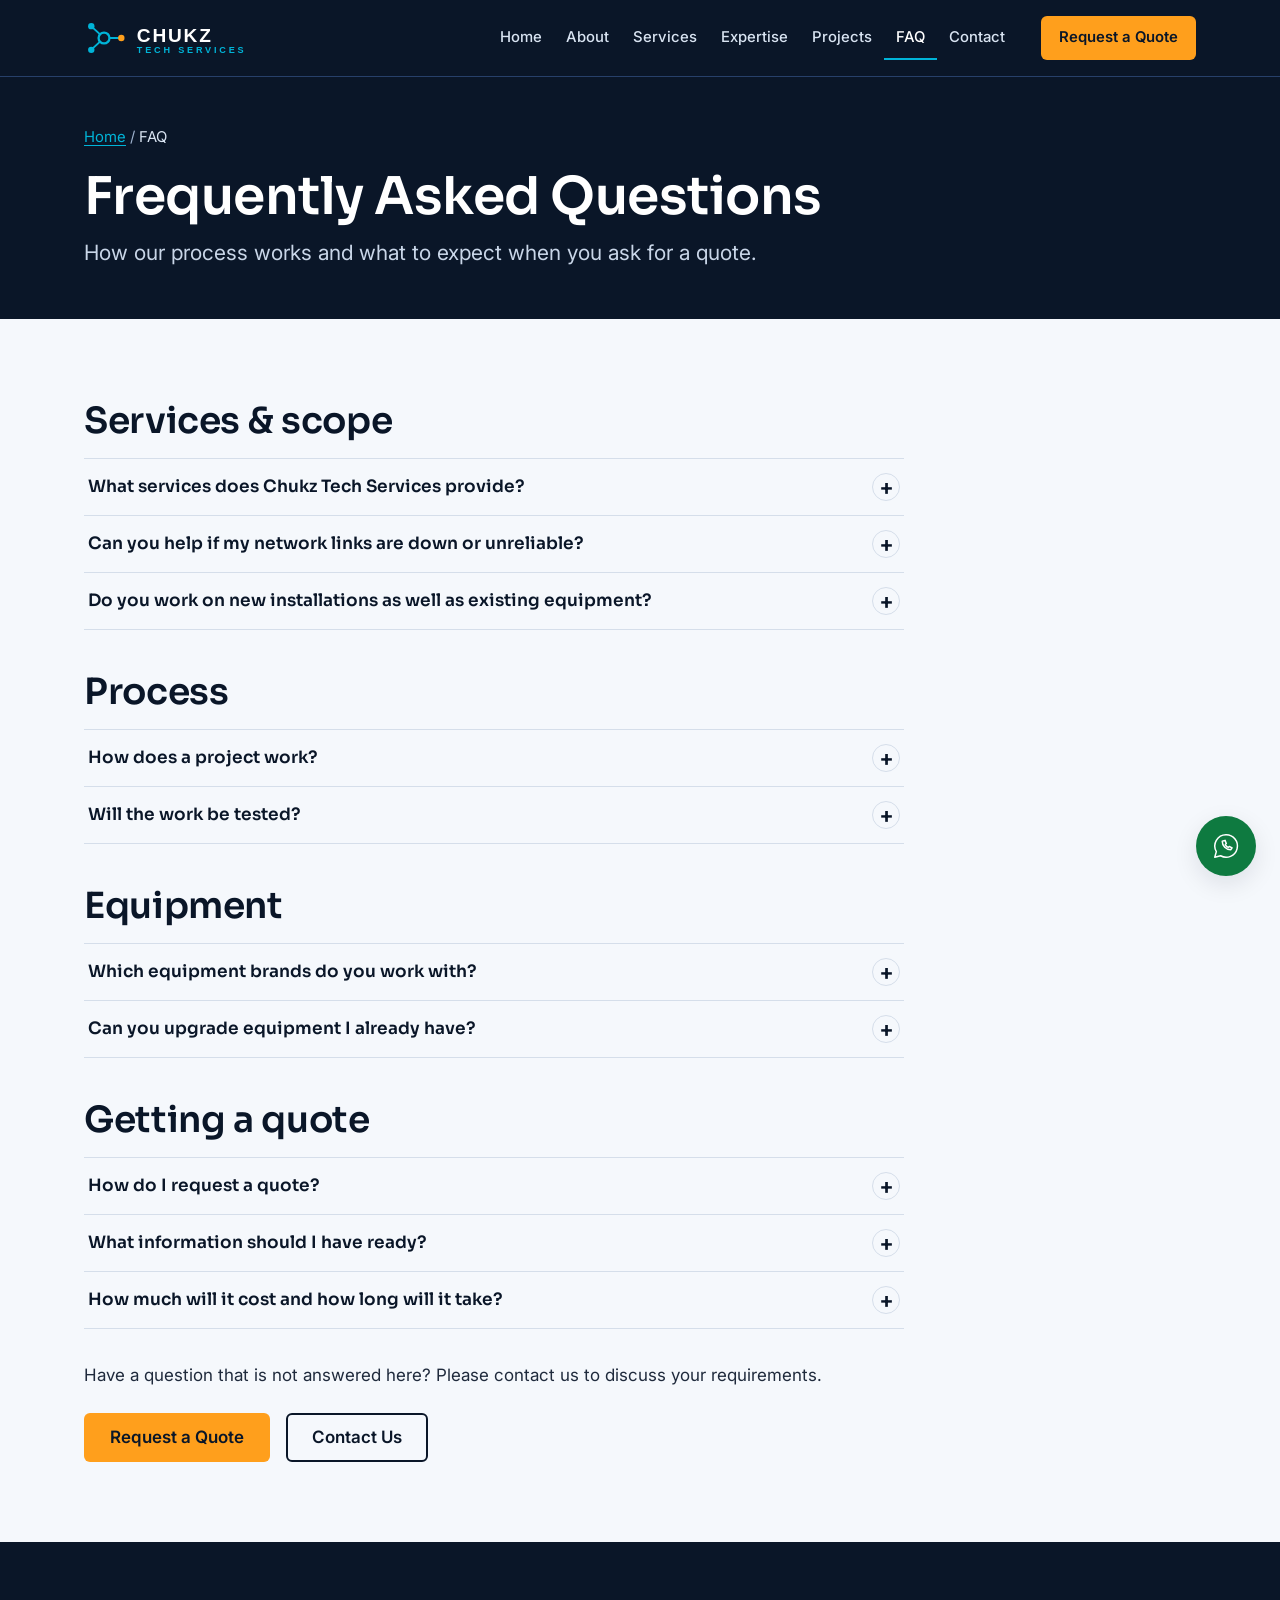
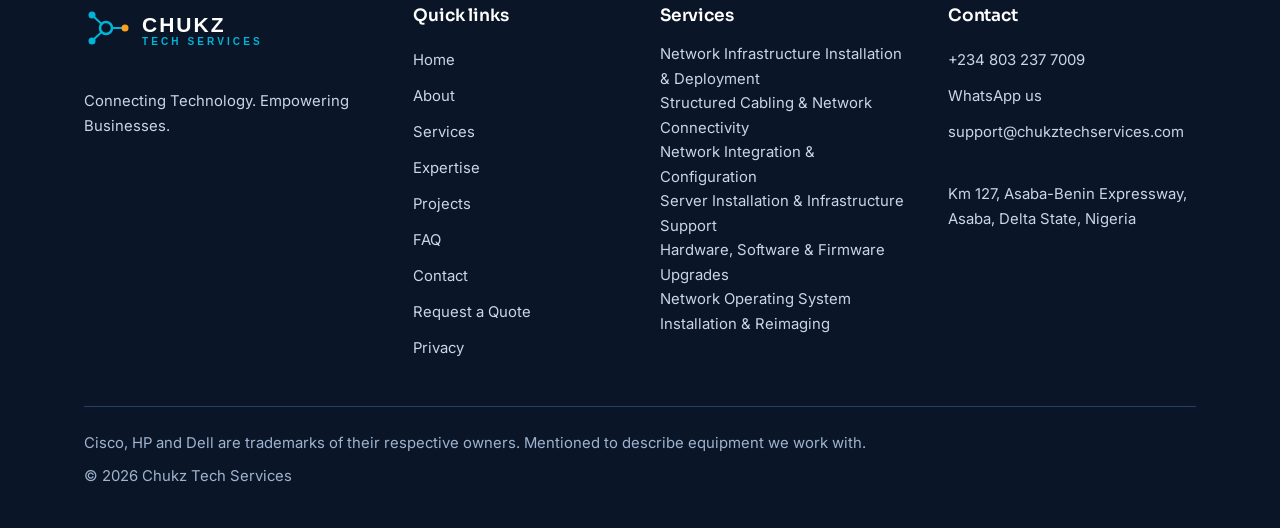
<file: faq.html>
<!DOCTYPE html>
<html lang="en-GB" class="no-js">
<head>
<meta charset="utf-8">
<meta name="viewport" content="width=device-width, initial-scale=1">
<title>FAQ | Chukz Tech Services</title>
<meta name="description" content="Answers about our services, process, equipment and how to request a quote from Chukz Tech Services in Asaba, Delta State, Nigeria.">
<!-- OWNER: replace https://www.example.com with the real domain (canonical, og:url, og:image) -->
<link rel="canonical" href="https://www.example.com/faq.html">
<meta name="theme-color" content="#0A1628">
<meta property="og:type" content="website"><meta property="og:site_name" content="Chukz Tech Services">
<meta property="og:title" content="FAQ | Chukz Tech Services"><meta property="og:description" content="Answers about our services, process, equipment and how to request a quote from Chukz Tech Services in Asaba, Delta State, Nigeria.">
<meta property="og:url" content="https://www.example.com/faq.html"><meta property="og:image" content="https://www.example.com/assets/og-image.png">
<meta name="twitter:card" content="summary_large_image"><meta name="twitter:title" content="FAQ | Chukz Tech Services">
<meta name="twitter:description" content="Answers about our services, process, equipment and how to request a quote from Chukz Tech Services in Asaba, Delta State, Nigeria."><meta name="twitter:image" content="https://www.example.com/assets/og-image.png">
<link rel="icon" href="assets/favicon.svg" type="image/svg+xml">
<link rel="preconnect" href="https://fonts.googleapis.com"><link rel="preconnect" href="https://fonts.gstatic.com" crossorigin>
<link rel="stylesheet" href="https://fonts.googleapis.com/css2?family=Inter:wght@400;600&amp;family=Sora:wght@600&amp;display=swap">
<link rel="stylesheet" href="css/styles.css">
<script type="application/ld+json">{"@context": "https://schema.org", "@type": "FAQPage", "mainEntity": [{"@type": "Question", "name": "What services does Chukz Tech Services provide?", "acceptedAnswer": {"@type": "Answer", "text": "We provide network infrastructure installation and deployment, structured cabling and network connectivity, network integration and configuration, server installation and infrastructure support, hardware, software and firmware upgrades, and network operating system installation and reimaging. Link troubleshooting is available as a supporting capability."}}, {"@type": "Question", "name": "Can you help if my network links are down or unreliable?", "acceptedAnswer": {"@type": "Answer", "text": "Link troubleshooting is one of our capabilities. Describe what you are seeing through the quote form or by phone and we will discuss the next steps. Please contact us to discuss your requirements."}}, {"@type": "Question", "name": "Do you work on new installations as well as existing equipment?", "acceptedAnswer": {"@type": "Answer", "text": "Our services cover new installations, upgrades, and repair or restoration work. The quote form lets you choose the project type that fits your situation."}}, {"@type": "Question", "name": "How does a project work?", "acceptedAnswer": {"@type": "Answer", "text": "Projects follow five steps: understand requirements, plan and design, install and configure, test and verify, and handover and support."}}, {"@type": "Question", "name": "Will the work be tested?", "acceptedAnswer": {"@type": "Answer", "text": "Testing and verification is a step in our process, carried out before the completed work is handed over to you."}}, {"@type": "Question", "name": "Which equipment brands do you work with?", "acceptedAnswer": {"@type": "Answer", "text": "We work with Cisco routers and switches, and with HP and Dell servers. Cisco, HP and Dell are trademarks of their respective owners."}}, {"@type": "Question", "name": "Can you upgrade equipment I already have?", "acceptedAnswer": {"@type": "Answer", "text": "We carry out hardware, software and firmware upgrades. Tell us what equipment you have and what you want to achieve, and we will discuss what is involved."}}, {"@type": "Question", "name": "How do I request a quote?", "acceptedAnswer": {"@type": "Answer", "text": "Use the Request a Quote page to tell us what you need in three short steps. You can then send the summary to us by email or WhatsApp, or you can call us."}}, {"@type": "Question", "name": "What information should I have ready?", "acceptedAnswer": {"@type": "Answer", "text": "It helps to know the site or location, the approximate number of network points or devices, any equipment brands involved, your preferred timeline and a short description of the work. If you are unsure of any of this, tell us what you know."}}, {"@type": "Question", "name": "How much will it cost and how long will it take?", "acceptedAnswer": {"@type": "Answer", "text": "Cost and timing depend on the scope of the work. Please contact us to discuss your requirements."}}]}</script>
<script type="application/ld+json">{"@context": "https://schema.org", "@type": "BreadcrumbList", "itemListElement": [{"@type": "ListItem", "position": 1, "name": "Home", "item": "https://www.example.com/index.html"}, {"@type": "ListItem", "position": 2, "name": "FAQ", "item": "https://www.example.com/faq.html"}]}</script>
</head>
<body>
<svg xmlns="http://www.w3.org/2000/svg" style="display:none" aria-hidden="true" focusable="false">

<symbol id="i-network" viewBox="0 0 32 32"><rect x="12" y="3" width="8" height="6" rx="1"/><rect x="3" y="23" width="8" height="6" rx="1"/><rect x="21" y="23" width="8" height="6" rx="1"/><path d="M16 9v8M7 23v-4a2 2 0 0 1 2-2h14a2 2 0 0 1 2 2v4"/></symbol>
<symbol id="i-cable" viewBox="0 0 32 32"><path d="M9 18V6a2 2 0 0 1 2-2h10a2 2 0 0 1 2 2v12z"/><path d="M12 8v5M16 8v5M20 8v5"/><rect x="12" y="18" width="8" height="5"/><path d="M16 23v7"/></symbol>
<symbol id="i-integration" viewBox="0 0 32 32"><circle cx="7" cy="16" r="4"/><circle cx="25" cy="7" r="4"/><circle cx="25" cy="25" r="4"/><path d="M11 16h5M16 16l5-6M16 16l5 6"/></symbol>
<symbol id="i-server" viewBox="0 0 32 32"><rect x="4" y="5" width="24" height="9" rx="1.5"/><rect x="4" y="18" width="24" height="9" rx="1.5"/><path d="M9 9.5h.01M9 22.5h.01M14 9.5h9M14 22.5h9"/></symbol>
<symbol id="i-chip" viewBox="0 0 32 32"><rect x="9" y="9" width="14" height="14" rx="2"/><rect x="13" y="13" width="6" height="6"/><path d="M12 9V4M16 9V4M20 9V4M12 28v-5M16 28v-5M20 28v-5M9 12H4M9 16H4M9 20H4M28 12h-5M28 16h-5M28 20h-5"/></symbol>
<symbol id="i-reimage" viewBox="0 0 32 32"><rect x="3" y="5" width="26" height="17" rx="2"/><path d="M11 27h10M16 22v5M21 14a5 5 0 1 0-1.5 3.5M21 10v4h-4"/></symbol>
<symbol id="i-troubleshoot" viewBox="0 0 32 32"><circle cx="13" cy="13" r="9"/><path d="M20 20l9 9M7.5 13h2.5l2-4 3 8 1.5-4h2"/></symbol>
<symbol id="i-remote" viewBox="0 0 32 32"><rect x="5" y="14" width="22" height="13" rx="2"/><path d="M11 10a7.5 7.5 0 0 1 10 0M13.5 12.8a4 4 0 0 1 5 0M14 18l8 3-3.5 1-1 3.5z"/></symbol>
<symbol id="i-phone" viewBox="0 0 32 32"><path d="M7 4h5l2 6-3 2a14 14 0 0 0 7 7l2-3 6 2v5a2 2 0 0 1-2 2A21 21 0 0 1 5 6a2 2 0 0 1 2-2z"/></symbol>
<symbol id="i-whatsapp" viewBox="0 0 32 32"><path d="M16 4a12 12 0 0 0-10.3 18L4 28l6.2-1.6A12 12 0 1 0 16 4z"/><path d="M12 11c0 5 4 9 9 9l1.5-2-3-1.5-1.2 1a6 6 0 0 1-3-3l1-1.2L15 10z"/></symbol>
<symbol id="i-mail" viewBox="0 0 32 32"><rect x="3" y="7" width="26" height="18" rx="2"/><path d="M4 9l12 9 12-9"/></symbol>
<symbol id="i-pin" viewBox="0 0 32 32"><path d="M16 29s9-8 9-15a9 9 0 0 0-18 0c0 7 9 15 9 15z"/><circle cx="16" cy="14" r="3"/></symbol>
<symbol id="i-shield" viewBox="0 0 32 32"><path d="M16 3l11 4v8c0 7-5 12-11 14C10 27 5 22 5 15V7z"/><path d="M11 16l3.5 3.5L21 12"/></symbol>
<symbol id="i-quote" viewBox="0 0 32 32"><path d="M8 3h12l6 6v20H8z"/><path d="M20 3v6h6M12 15h10M12 20h10M12 25h6"/></symbol>
<symbol id="i-gear" viewBox="0 0 32 32"><circle cx="16" cy="16" r="5"/><circle cx="16" cy="16" r="10"/><path d="M16 3v3M16 26v3M3 16h3M26 16h3M7 7l2 2M23 23l2 2M7 25l2-2M23 9l2-2"/></symbol>
<symbol id="i-users" viewBox="0 0 32 32"><circle cx="12" cy="11" r="4.5"/><path d="M3 27a9 9 0 0 1 18 0"/><circle cx="23" cy="12" r="3.5"/><path d="M23 18a7 7 0 0 1 6 7"/></symbol>
<symbol id="i-scale" viewBox="0 0 32 32"><path d="M16 4v22M8 28h16M5 9h22M5 9L1.5 17a3.5 2.5 0 0 0 7 0zM27 9l-3.5 8a3.5 2.5 0 0 0 7 0z"/></symbol>
<symbol id="i-trend" viewBox="0 0 32 32"><path d="M4 24l8-8 5 5 11-12M20 9h8v8"/></symbol>
<symbol id="i-briefcase" viewBox="0 0 32 32"><rect x="4" y="10" width="24" height="16" rx="2"/><path d="M12 10V7a2 2 0 0 1 2-2h4a2 2 0 0 1 2 2v3M4 17h24"/></symbol>
<symbol id="i-building" viewBox="0 0 32 32"><rect x="7" y="4" width="18" height="24" rx="1.5"/><path d="M12 9h2M18 9h2M12 14h2M18 14h2M12 19h2M18 19h2M14 28v-4h4v4"/></symbol>
<symbol id="i-check" viewBox="0 0 32 32"><circle cx="16" cy="16" r="12"/><path d="M10 16.5l4 4 8-9"/></symbol>
<symbol id="i-target" viewBox="0 0 32 32"><circle cx="16" cy="16" r="12"/><circle cx="16" cy="16" r="7"/><circle cx="16" cy="16" r="2"/></symbol>
<symbol id="i-eye" viewBox="0 0 32 32"><path d="M2 16s5-9 14-9 14 9 14 9-5 9-14 9S2 16 2 16z"/><circle cx="16" cy="16" r="4"/></symbol>
</svg>
<a class="skip-link" href="#main">Skip to main content</a>
<header class="site-header">
<div class="container header-inner">
<a class="brand" href="index.html" aria-label="Chukz Tech Services, home"><img src="assets/logo.svg" alt="Chukz Tech Services" width="200" height="44"></a>
<div class="header-flex">
<nav id="nav-panel" class="nav-panel" aria-label="Primary"><ul class="nav-list"><li><a href="index.html">Home</a></li><li><a href="about.html">About</a></li><li><a href="services.html">Services</a></li><li><a href="expertise.html">Expertise</a></li><li><a href="projects.html">Projects</a></li><li><a href="faq.html" aria-current="page">FAQ</a></li><li><a href="contact.html">Contact</a></li></ul>
<div class="panel-cta"><a class="btn btn-primary btn-block" href="request-quote.html">Request a Quote</a></div></nav>
<div class="header-cta"><a class="btn btn-primary" href="request-quote.html">Request a Quote</a>
<button class="nav-toggle" type="button" aria-expanded="false" aria-controls="nav-panel" aria-label="Open menu"><span class="bars"></span></button></div>
</div></div></header>
<main id="main">
<section class="page-hero"><div class="container">
<nav class="breadcrumb" aria-label="Breadcrumb"><a href="index.html">Home</a> / <span aria-current="page">FAQ</span></nav>
<h1>Frequently Asked Questions</h1><p>How our process works and what to expect when you ask for a quote.</p></div></section>
<section class="section light"><div class="container"><div data-accordion data-single><div class="faq-group reveal"><h2>Services & scope</h2><div class="accordion"><div class="acc-item"><h3><button class="acc-btn" type="button" id="q1" aria-expanded="false" aria-controls="a1">What services does Chukz Tech Services provide?</button></h3><div class="acc-panel" id="a1" role="region" aria-labelledby="q1" hidden><p>We provide network infrastructure installation and deployment, structured cabling and network connectivity, network integration and configuration, server installation and infrastructure support, hardware, software and firmware upgrades, and network operating system installation and reimaging. Link troubleshooting is available as a supporting capability.</p></div></div><div class="acc-item"><h3><button class="acc-btn" type="button" id="q2" aria-expanded="false" aria-controls="a2">Can you help if my network links are down or unreliable?</button></h3><div class="acc-panel" id="a2" role="region" aria-labelledby="q2" hidden><p>Link troubleshooting is one of our capabilities. Describe what you are seeing through the quote form or by phone and we will discuss the next steps. Please contact us to discuss your requirements.</p></div></div><div class="acc-item"><h3><button class="acc-btn" type="button" id="q3" aria-expanded="false" aria-controls="a3">Do you work on new installations as well as existing equipment?</button></h3><div class="acc-panel" id="a3" role="region" aria-labelledby="q3" hidden><p>Our services cover new installations, upgrades, and repair or restoration work. The quote form lets you choose the project type that fits your situation.</p></div></div></div></div><div class="faq-group reveal"><h2>Process</h2><div class="accordion"><div class="acc-item"><h3><button class="acc-btn" type="button" id="q4" aria-expanded="false" aria-controls="a4">How does a project work?</button></h3><div class="acc-panel" id="a4" role="region" aria-labelledby="q4" hidden><p>Projects follow five steps: understand requirements, plan and design, install and configure, test and verify, and handover and support.</p></div></div><div class="acc-item"><h3><button class="acc-btn" type="button" id="q5" aria-expanded="false" aria-controls="a5">Will the work be tested?</button></h3><div class="acc-panel" id="a5" role="region" aria-labelledby="q5" hidden><p>Testing and verification is a step in our process, carried out before the completed work is handed over to you.</p></div></div></div></div><div class="faq-group reveal"><h2>Equipment</h2><div class="accordion"><div class="acc-item"><h3><button class="acc-btn" type="button" id="q6" aria-expanded="false" aria-controls="a6">Which equipment brands do you work with?</button></h3><div class="acc-panel" id="a6" role="region" aria-labelledby="q6" hidden><p>We work with Cisco routers and switches, and with HP and Dell servers. Cisco, HP and Dell are trademarks of their respective owners.</p></div></div><div class="acc-item"><h3><button class="acc-btn" type="button" id="q7" aria-expanded="false" aria-controls="a7">Can you upgrade equipment I already have?</button></h3><div class="acc-panel" id="a7" role="region" aria-labelledby="q7" hidden><p>We carry out hardware, software and firmware upgrades. Tell us what equipment you have and what you want to achieve, and we will discuss what is involved.</p></div></div></div></div><div class="faq-group reveal"><h2>Getting a quote</h2><div class="accordion"><div class="acc-item"><h3><button class="acc-btn" type="button" id="q8" aria-expanded="false" aria-controls="a8">How do I request a quote?</button></h3><div class="acc-panel" id="a8" role="region" aria-labelledby="q8" hidden><p>Use the Request a Quote page to tell us what you need in three short steps. You can then send the summary to us by email or WhatsApp, or you can call us.</p></div></div><div class="acc-item"><h3><button class="acc-btn" type="button" id="q9" aria-expanded="false" aria-controls="a9">What information should I have ready?</button></h3><div class="acc-panel" id="a9" role="region" aria-labelledby="q9" hidden><p>It helps to know the site or location, the approximate number of network points or devices, any equipment brands involved, your preferred timeline and a short description of the work. If you are unsure of any of this, tell us what you know.</p></div></div><div class="acc-item"><h3><button class="acc-btn" type="button" id="q10" aria-expanded="false" aria-controls="a10">How much will it cost and how long will it take?</button></h3><div class="acc-panel" id="a10" role="region" aria-labelledby="q10" hidden><p>Cost and timing depend on the scope of the work. Please contact us to discuss your requirements.</p></div></div></div></div></div>
<p class="mt-4">Have a question that is not answered here? Please contact us to discuss your requirements.</p>
<div class="btn-row"><a class="btn btn-primary" href="request-quote.html">Request a Quote</a><a class="btn btn-secondary" href="contact.html">Contact Us</a></div></div></section>
</main>
<footer class="site-footer"><div class="container">
<div class="footer-grid">
<div><img src="assets/logo.svg" alt="Chukz Tech Services" width="200" height="44" loading="lazy"><p class="mt-4">Connecting Technology. Empowering Businesses.</p>
<!-- OWNER: add social links here once real URLs exist
<ul><li><a href="">Facebook</a></li><li><a href="">LinkedIn</a></li></ul> --></div>
<div><h2>Quick links</h2><ul><li><a href="index.html">Home</a></li><li><a href="about.html">About</a></li><li><a href="services.html">Services</a></li><li><a href="expertise.html">Expertise</a></li><li><a href="projects.html">Projects</a></li><li><a href="faq.html">FAQ</a></li><li><a href="contact.html">Contact</a></li><li><a href="request-quote.html">Request a Quote</a></li><li><a href="privacy.html">Privacy</a></li></ul></div>
<div><h2>Services</h2><ul><li><a href="services.html#network-infrastructure">Network Infrastructure Installation &amp; Deployment</a></li><li><a href="services.html#structured-cabling">Structured Cabling &amp; Network Connectivity</a></li><li><a href="services.html#network-integration">Network Integration &amp; Configuration</a></li><li><a href="services.html#server-installation">Server Installation &amp; Infrastructure Support</a></li><li><a href="services.html#upgrades">Hardware, Software &amp; Firmware Upgrades</a></li><li><a href="services.html#os-reimaging">Network Operating System Installation &amp; Reimaging</a></li></ul></div>
<div><h2>Contact</h2><ul>
<li><a href="tel:+2348032377009">+234 803 237 7009</a></li>
<li><a href="https://wa.me/2348032377009" rel="noopener">WhatsApp us</a></li>
<li><a href="mailto:Info@chukstech.com">support@chukztechservices.com</a></li></ul>
<p class="mt-4">Km 127, Asaba-Benin Expressway, Asaba, Delta State, Nigeria</p></div>
</div>
<div class="footer-bottom">
<p>Cisco, HP and Dell are trademarks of their respective owners. Mentioned to describe equipment we work with.</p>
<p>&copy; <span data-year>2026</span> Chukz Tech Services</p></div>
</div></footer>
<div class="mobile-bar" aria-label="Quick contact">
<a href="tel:+2348032377009"><svg class="icon" aria-hidden="true" focusable="false"><use href="#i-phone"/></svg>Call</a>
<a href="https://wa.me/2348032377009" rel="noopener"><svg class="icon" aria-hidden="true" focusable="false"><use href="#i-whatsapp"/></svg>WhatsApp</a>
<a href="request-quote.html"><svg class="icon" aria-hidden="true" focusable="false"><use href="#i-quote"/></svg>Get Quote</a></div>
<a class="wa-float" href="https://wa.me/2348032377009" rel="noopener" aria-label="Chat on WhatsApp"><svg class="icon" aria-hidden="true" focusable="false"><use href="#i-whatsapp"/></svg></a>
<script src="js/main.js" defer></script>
</body>
</html>
</file>
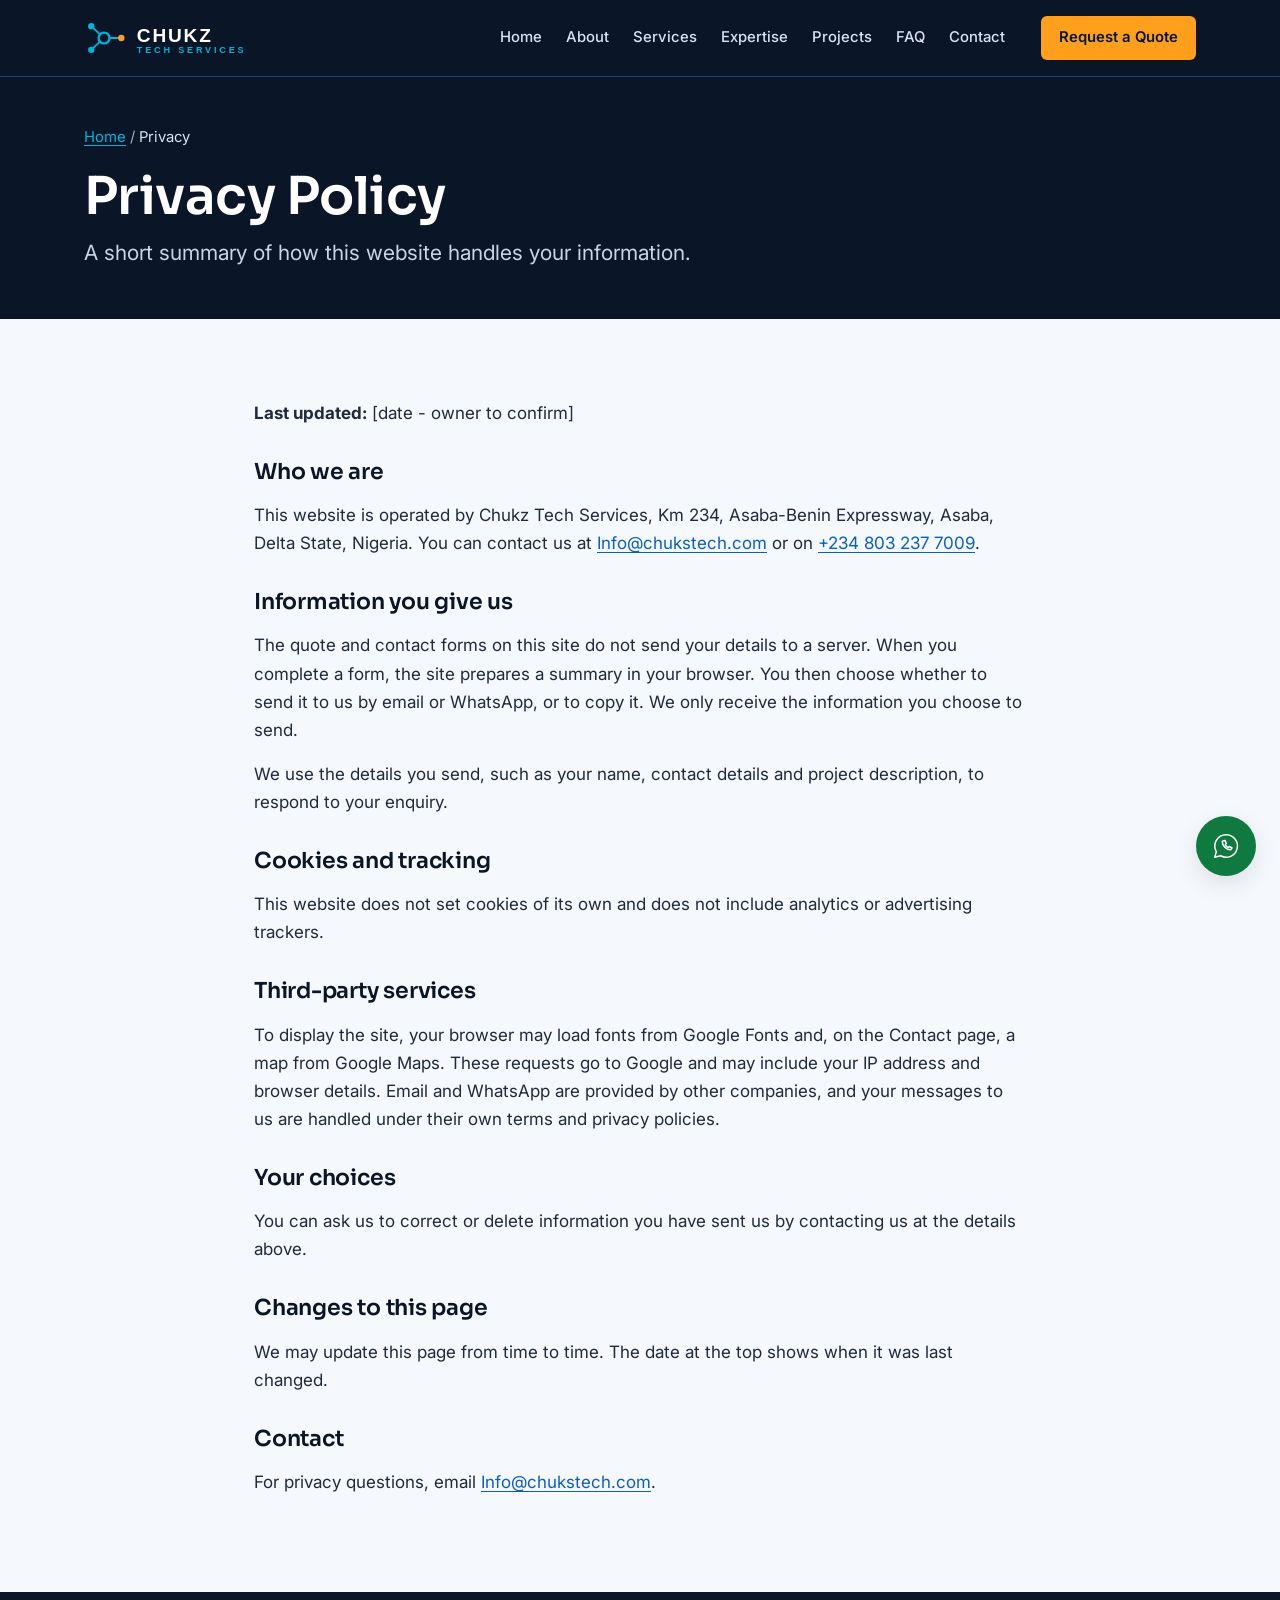
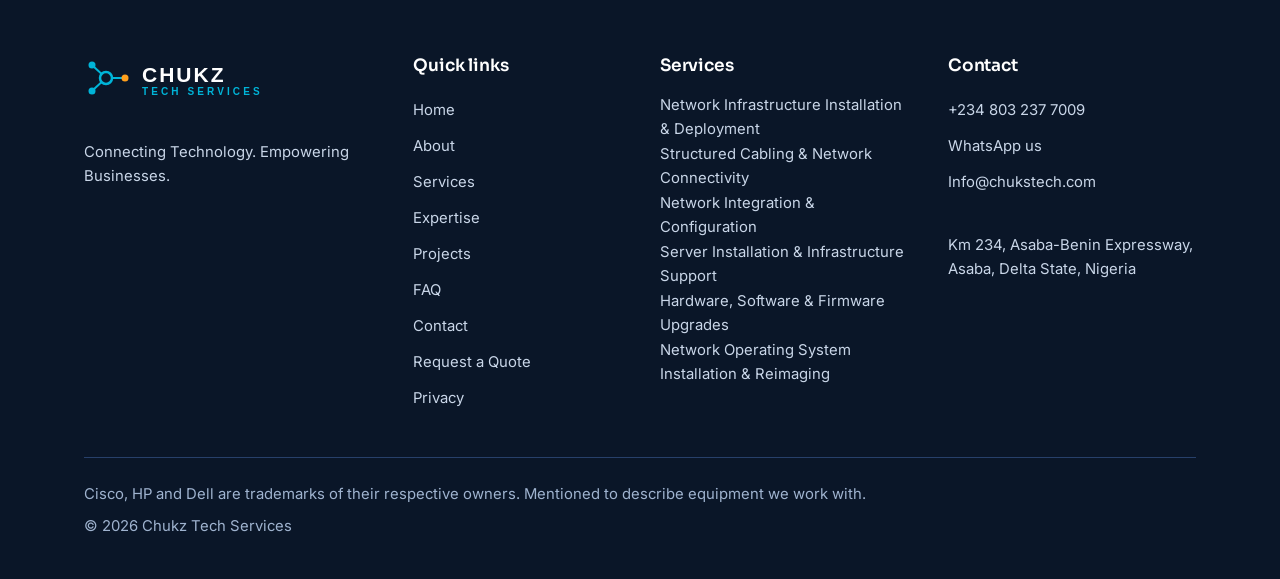
<file: privacy.html>
<!DOCTYPE html>
<html lang="en-GB" class="no-js">
<head>
<meta charset="utf-8">
<meta name="viewport" content="width=device-width, initial-scale=1">
<title>Privacy Policy | Chukz Tech Services</title>
<meta name="description" content="How the Chukz Tech Services website handles information, forms, cookies and third-party services such as Google Fonts and Google Maps.">
<!-- OWNER: replace https://www.example.com with the real domain (canonical, og:url, og:image) -->
<link rel="canonical" href="https://www.example.com/privacy.html">
<meta name="theme-color" content="#0A1628">
<meta property="og:type" content="website"><meta property="og:site_name" content="Chukz Tech Services">
<meta property="og:title" content="Privacy Policy | Chukz Tech Services"><meta property="og:description" content="How the Chukz Tech Services website handles information, forms, cookies and third-party services such as Google Fonts and Google Maps.">
<meta property="og:url" content="https://www.example.com/privacy.html"><meta property="og:image" content="https://www.example.com/assets/og-image.png">
<meta name="twitter:card" content="summary_large_image"><meta name="twitter:title" content="Privacy Policy | Chukz Tech Services">
<meta name="twitter:description" content="How the Chukz Tech Services website handles information, forms, cookies and third-party services such as Google Fonts and Google Maps."><meta name="twitter:image" content="https://www.example.com/assets/og-image.png">
<link rel="icon" href="assets/favicon.svg" type="image/svg+xml">
<link rel="preconnect" href="https://fonts.googleapis.com"><link rel="preconnect" href="https://fonts.gstatic.com" crossorigin>
<link rel="stylesheet" href="https://fonts.googleapis.com/css2?family=Inter:wght@400;600&amp;family=Sora:wght@600&amp;display=swap">
<link rel="stylesheet" href="css/styles.css">
<script type="application/ld+json">{"@context": "https://schema.org", "@type": "BreadcrumbList", "itemListElement": [{"@type": "ListItem", "position": 1, "name": "Home", "item": "https://www.example.com/index.html"}, {"@type": "ListItem", "position": 2, "name": "Privacy", "item": "https://www.example.com/privacy.html"}]}</script>
</head>
<body>
<svg xmlns="http://www.w3.org/2000/svg" style="display:none" aria-hidden="true" focusable="false">

<symbol id="i-network" viewBox="0 0 32 32"><rect x="12" y="3" width="8" height="6" rx="1"/><rect x="3" y="23" width="8" height="6" rx="1"/><rect x="21" y="23" width="8" height="6" rx="1"/><path d="M16 9v8M7 23v-4a2 2 0 0 1 2-2h14a2 2 0 0 1 2 2v4"/></symbol>
<symbol id="i-cable" viewBox="0 0 32 32"><path d="M9 18V6a2 2 0 0 1 2-2h10a2 2 0 0 1 2 2v12z"/><path d="M12 8v5M16 8v5M20 8v5"/><rect x="12" y="18" width="8" height="5"/><path d="M16 23v7"/></symbol>
<symbol id="i-integration" viewBox="0 0 32 32"><circle cx="7" cy="16" r="4"/><circle cx="25" cy="7" r="4"/><circle cx="25" cy="25" r="4"/><path d="M11 16h5M16 16l5-6M16 16l5 6"/></symbol>
<symbol id="i-server" viewBox="0 0 32 32"><rect x="4" y="5" width="24" height="9" rx="1.5"/><rect x="4" y="18" width="24" height="9" rx="1.5"/><path d="M9 9.5h.01M9 22.5h.01M14 9.5h9M14 22.5h9"/></symbol>
<symbol id="i-chip" viewBox="0 0 32 32"><rect x="9" y="9" width="14" height="14" rx="2"/><rect x="13" y="13" width="6" height="6"/><path d="M12 9V4M16 9V4M20 9V4M12 28v-5M16 28v-5M20 28v-5M9 12H4M9 16H4M9 20H4M28 12h-5M28 16h-5M28 20h-5"/></symbol>
<symbol id="i-reimage" viewBox="0 0 32 32"><rect x="3" y="5" width="26" height="17" rx="2"/><path d="M11 27h10M16 22v5M21 14a5 5 0 1 0-1.5 3.5M21 10v4h-4"/></symbol>
<symbol id="i-troubleshoot" viewBox="0 0 32 32"><circle cx="13" cy="13" r="9"/><path d="M20 20l9 9M7.5 13h2.5l2-4 3 8 1.5-4h2"/></symbol>
<symbol id="i-remote" viewBox="0 0 32 32"><rect x="5" y="14" width="22" height="13" rx="2"/><path d="M11 10a7.5 7.5 0 0 1 10 0M13.5 12.8a4 4 0 0 1 5 0M14 18l8 3-3.5 1-1 3.5z"/></symbol>
<symbol id="i-phone" viewBox="0 0 32 32"><path d="M7 4h5l2 6-3 2a14 14 0 0 0 7 7l2-3 6 2v5a2 2 0 0 1-2 2A21 21 0 0 1 5 6a2 2 0 0 1 2-2z"/></symbol>
<symbol id="i-whatsapp" viewBox="0 0 32 32"><path d="M16 4a12 12 0 0 0-10.3 18L4 28l6.2-1.6A12 12 0 1 0 16 4z"/><path d="M12 11c0 5 4 9 9 9l1.5-2-3-1.5-1.2 1a6 6 0 0 1-3-3l1-1.2L15 10z"/></symbol>
<symbol id="i-mail" viewBox="0 0 32 32"><rect x="3" y="7" width="26" height="18" rx="2"/><path d="M4 9l12 9 12-9"/></symbol>
<symbol id="i-pin" viewBox="0 0 32 32"><path d="M16 29s9-8 9-15a9 9 0 0 0-18 0c0 7 9 15 9 15z"/><circle cx="16" cy="14" r="3"/></symbol>
<symbol id="i-shield" viewBox="0 0 32 32"><path d="M16 3l11 4v8c0 7-5 12-11 14C10 27 5 22 5 15V7z"/><path d="M11 16l3.5 3.5L21 12"/></symbol>
<symbol id="i-quote" viewBox="0 0 32 32"><path d="M8 3h12l6 6v20H8z"/><path d="M20 3v6h6M12 15h10M12 20h10M12 25h6"/></symbol>
<symbol id="i-gear" viewBox="0 0 32 32"><circle cx="16" cy="16" r="5"/><circle cx="16" cy="16" r="10"/><path d="M16 3v3M16 26v3M3 16h3M26 16h3M7 7l2 2M23 23l2 2M7 25l2-2M23 9l2-2"/></symbol>
<symbol id="i-users" viewBox="0 0 32 32"><circle cx="12" cy="11" r="4.5"/><path d="M3 27a9 9 0 0 1 18 0"/><circle cx="23" cy="12" r="3.5"/><path d="M23 18a7 7 0 0 1 6 7"/></symbol>
<symbol id="i-scale" viewBox="0 0 32 32"><path d="M16 4v22M8 28h16M5 9h22M5 9L1.5 17a3.5 2.5 0 0 0 7 0zM27 9l-3.5 8a3.5 2.5 0 0 0 7 0z"/></symbol>
<symbol id="i-trend" viewBox="0 0 32 32"><path d="M4 24l8-8 5 5 11-12M20 9h8v8"/></symbol>
<symbol id="i-briefcase" viewBox="0 0 32 32"><rect x="4" y="10" width="24" height="16" rx="2"/><path d="M12 10V7a2 2 0 0 1 2-2h4a2 2 0 0 1 2 2v3M4 17h24"/></symbol>
<symbol id="i-building" viewBox="0 0 32 32"><rect x="7" y="4" width="18" height="24" rx="1.5"/><path d="M12 9h2M18 9h2M12 14h2M18 14h2M12 19h2M18 19h2M14 28v-4h4v4"/></symbol>
<symbol id="i-check" viewBox="0 0 32 32"><circle cx="16" cy="16" r="12"/><path d="M10 16.5l4 4 8-9"/></symbol>
<symbol id="i-target" viewBox="0 0 32 32"><circle cx="16" cy="16" r="12"/><circle cx="16" cy="16" r="7"/><circle cx="16" cy="16" r="2"/></symbol>
<symbol id="i-eye" viewBox="0 0 32 32"><path d="M2 16s5-9 14-9 14 9 14 9-5 9-14 9S2 16 2 16z"/><circle cx="16" cy="16" r="4"/></symbol>
</svg>
<a class="skip-link" href="#main">Skip to main content</a>
<header class="site-header">
<div class="container header-inner">
<a class="brand" href="index.html" aria-label="Chukz Tech Services, home"><img src="assets/logo.svg" alt="Chukz Tech Services" width="200" height="44"></a>
<div class="header-flex">
<nav id="nav-panel" class="nav-panel" aria-label="Primary"><ul class="nav-list"><li><a href="index.html">Home</a></li><li><a href="about.html">About</a></li><li><a href="services.html">Services</a></li><li><a href="expertise.html">Expertise</a></li><li><a href="projects.html">Projects</a></li><li><a href="faq.html">FAQ</a></li><li><a href="contact.html">Contact</a></li></ul>
<div class="panel-cta"><a class="btn btn-primary btn-block" href="request-quote.html">Request a Quote</a></div></nav>
<div class="header-cta"><a class="btn btn-primary" href="request-quote.html">Request a Quote</a>
<button class="nav-toggle" type="button" aria-expanded="false" aria-controls="nav-panel" aria-label="Open menu"><span class="bars"></span></button></div>
</div></div></header>
<main id="main">
<section class="page-hero"><div class="container">
<nav class="breadcrumb" aria-label="Breadcrumb"><a href="index.html">Home</a> / <span aria-current="page">Privacy</span></nav>
<h1>Privacy Policy</h1><p>A short summary of how this website handles your information.</p></div></section>
<section class="section light"><div class="container legal" style="max-width:820px">
<!-- OWNER: this is a general summary for a static website. Have it reviewed against your legal obligations, and update it if you add analytics, a form service or other tools. -->
<p><strong>Last updated:</strong> <!-- OWNER: replace -->[date - owner to confirm]</p>
<h2>Who we are</h2>
<p>This website is operated by Chukz Tech Services, Km 234, Asaba-Benin Expressway, Asaba, Delta State, Nigeria. You can contact us at <a href="mailto:Info@chukstech.com">Info@chukstech.com</a> or on <a href="tel:+2348032377009">+234 803 237 7009</a>.</p>
<h2>Information you give us</h2>
<p>The quote and contact forms on this site do not send your details to a server. When you complete a form, the site prepares a summary in your browser. You then choose whether to send it to us by email or WhatsApp, or to copy it. We only receive the information you choose to send.</p>
<p>We use the details you send, such as your name, contact details and project description, to respond to your enquiry.</p>
<h2>Cookies and tracking</h2>
<p>This website does not set cookies of its own and does not include analytics or advertising trackers.</p>
<h2>Third-party services</h2>
<p>To display the site, your browser may load fonts from Google Fonts and, on the Contact page, a map from Google Maps. These requests go to Google and may include your IP address and browser details. Email and WhatsApp are provided by other companies, and your messages to us are handled under their own terms and privacy policies.</p>
<h2>Your choices</h2>
<p>You can ask us to correct or delete information you have sent us by contacting us at the details above.</p>
<h2>Changes to this page</h2>
<p>We may update this page from time to time. The date at the top shows when it was last changed.</p>
<h2>Contact</h2>
<p>For privacy questions, email <a href="mailto:Info@chukstech.com">Info@chukstech.com</a>. <!-- OWNER: add a dedicated privacy contact if you have one --></p>
</div></section>
</main>
<footer class="site-footer"><div class="container">
<div class="footer-grid">
<div><img src="assets/logo.svg" alt="Chukz Tech Services" width="200" height="44" loading="lazy"><p class="mt-4">Connecting Technology. Empowering Businesses.</p>
<!-- OWNER: add social links here once real URLs exist
<ul><li><a href="">Facebook</a></li><li><a href="">LinkedIn</a></li></ul> --></div>
<div><h2>Quick links</h2><ul><li><a href="index.html">Home</a></li><li><a href="about.html">About</a></li><li><a href="services.html">Services</a></li><li><a href="expertise.html">Expertise</a></li><li><a href="projects.html">Projects</a></li><li><a href="faq.html">FAQ</a></li><li><a href="contact.html">Contact</a></li><li><a href="request-quote.html">Request a Quote</a></li><li><a href="privacy.html">Privacy</a></li></ul></div>
<div><h2>Services</h2><ul><li><a href="services.html#network-infrastructure">Network Infrastructure Installation &amp; Deployment</a></li><li><a href="services.html#structured-cabling">Structured Cabling &amp; Network Connectivity</a></li><li><a href="services.html#network-integration">Network Integration &amp; Configuration</a></li><li><a href="services.html#server-installation">Server Installation &amp; Infrastructure Support</a></li><li><a href="services.html#upgrades">Hardware, Software &amp; Firmware Upgrades</a></li><li><a href="services.html#os-reimaging">Network Operating System Installation &amp; Reimaging</a></li></ul></div>
<div><h2>Contact</h2><ul>
<li><a href="tel:+2348032377009">+234 803 237 7009</a></li>
<li><a href="https://wa.me/2348032377009" rel="noopener">WhatsApp us</a></li>
<li><a href="mailto:Info@chukstech.com">Info@chukstech.com</a></li></ul>
<p class="mt-4">Km 234, Asaba-Benin Expressway, Asaba, Delta State, Nigeria</p></div>
</div>
<div class="footer-bottom">
<p>Cisco, HP and Dell are trademarks of their respective owners. Mentioned to describe equipment we work with.</p>
<p>&copy; <span data-year>2026</span> Chukz Tech Services</p></div>
</div></footer>
<div class="mobile-bar" aria-label="Quick contact">
<a href="tel:+2348032377009"><svg class="icon" aria-hidden="true" focusable="false"><use href="#i-phone"/></svg>Call</a>
<a href="https://wa.me/2348032377009" rel="noopener"><svg class="icon" aria-hidden="true" focusable="false"><use href="#i-whatsapp"/></svg>WhatsApp</a>
<a href="request-quote.html"><svg class="icon" aria-hidden="true" focusable="false"><use href="#i-quote"/></svg>Get Quote</a></div>
<a class="wa-float" href="https://wa.me/2348032377009" rel="noopener" aria-label="Chat on WhatsApp"><svg class="icon" aria-hidden="true" focusable="false"><use href="#i-whatsapp"/></svg></a>
<script src="js/main.js" defer></script>
</body>
</html>
</file>
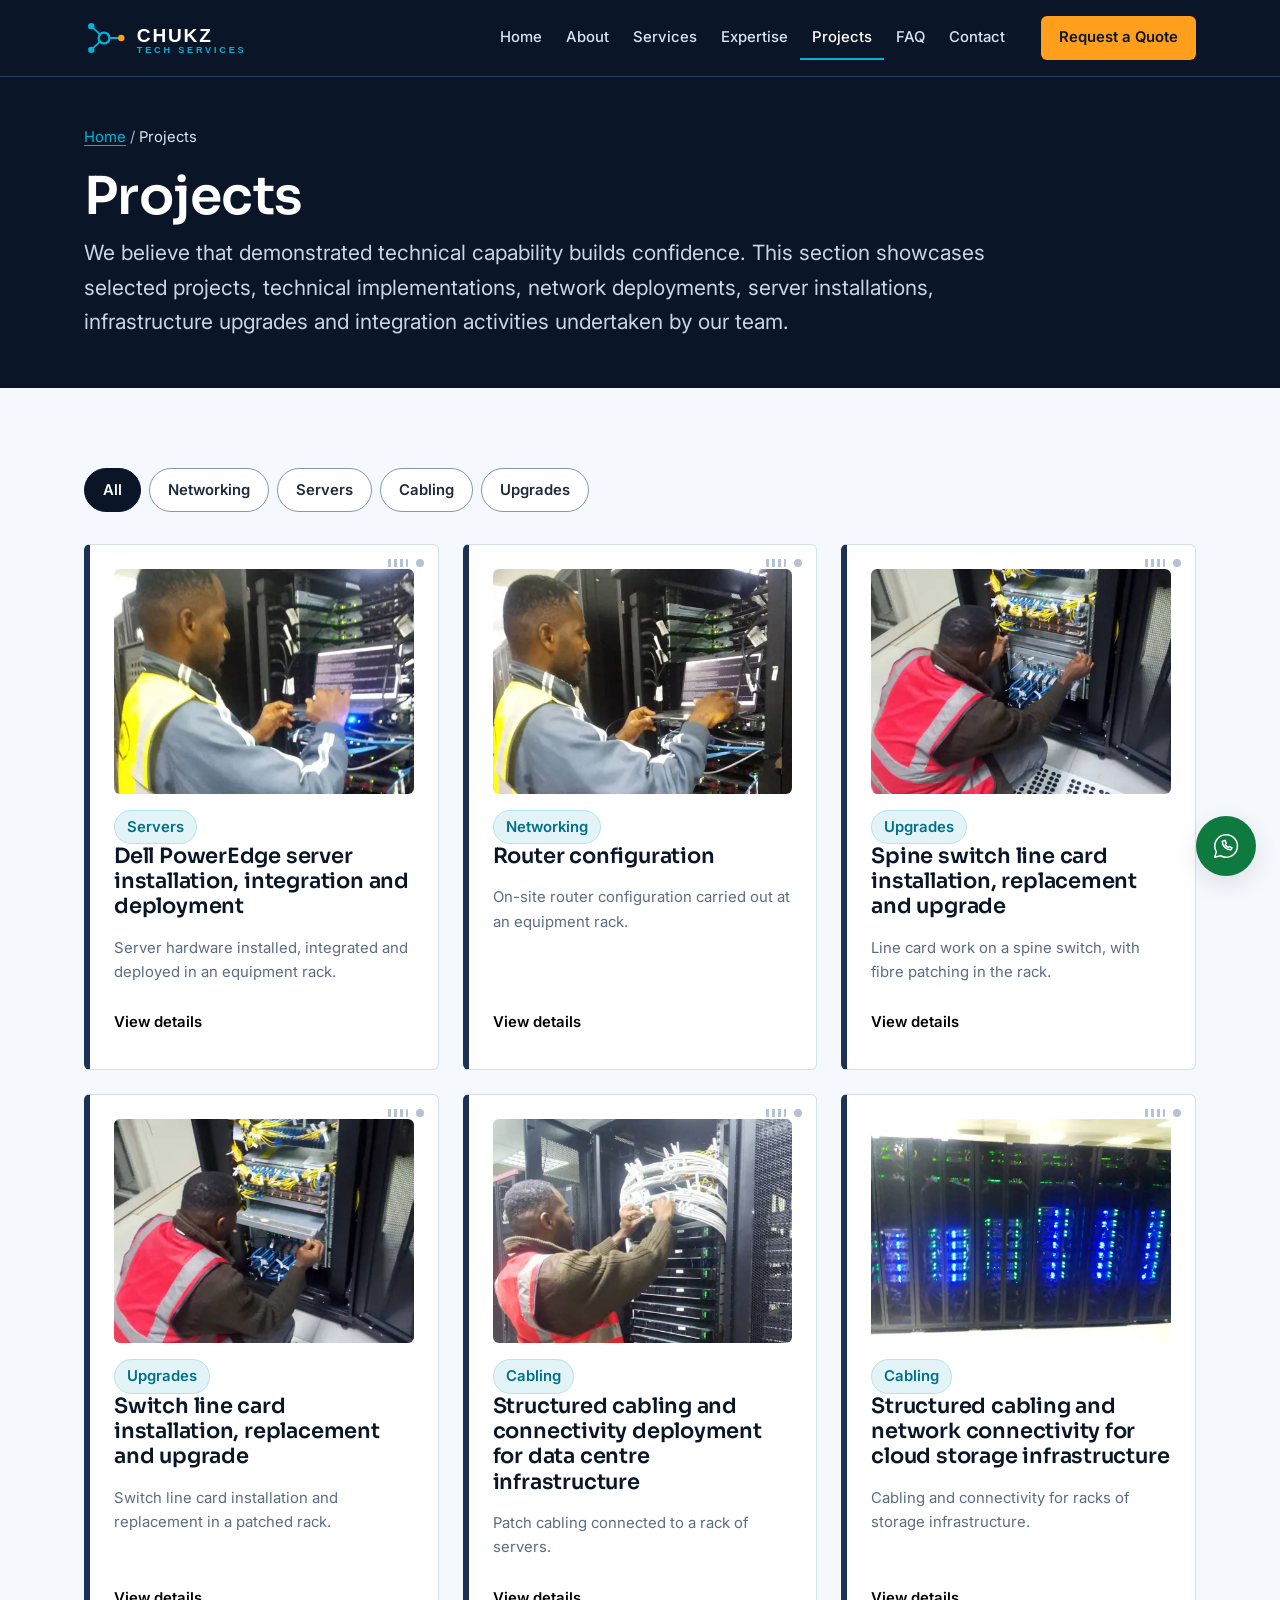
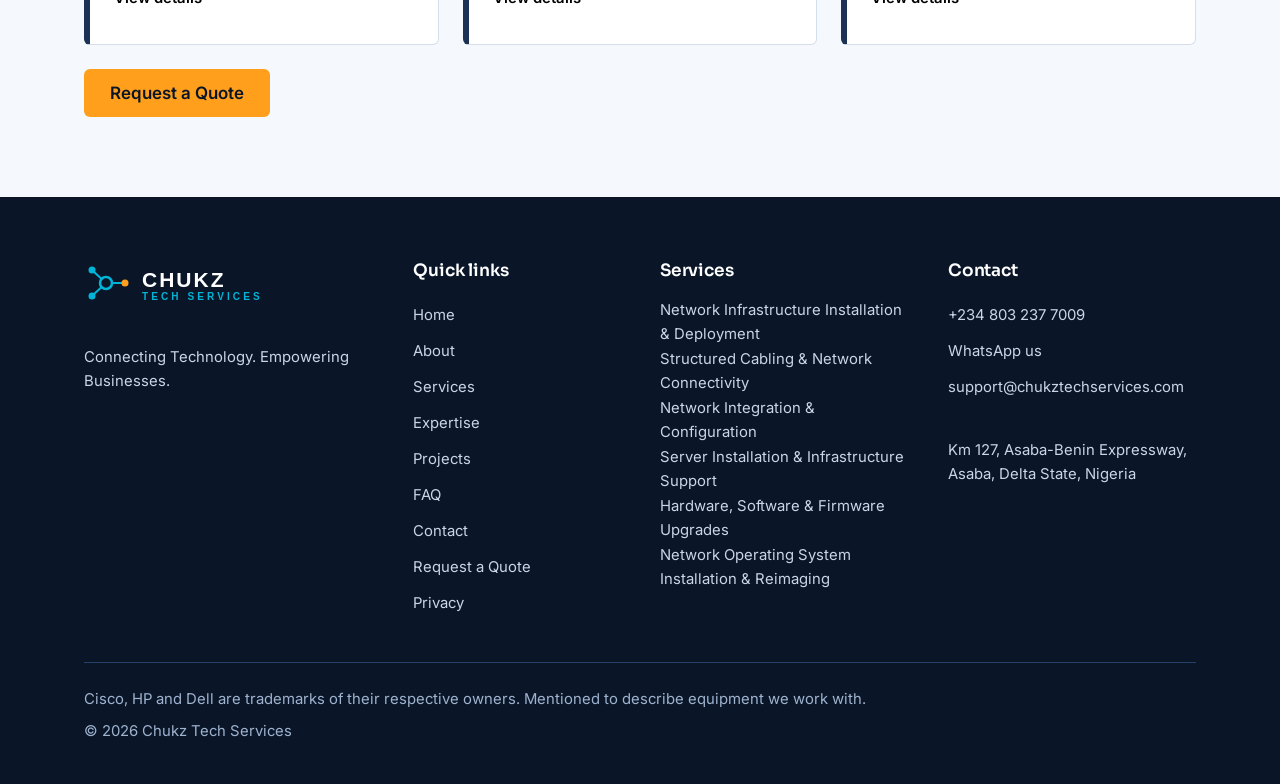
<file: projects.html>
<!DOCTYPE html>
<html lang="en-GB" class="no-js">
<head>
<meta charset="utf-8">
<meta name="viewport" content="width=device-width, initial-scale=1">
<title>Projects | Chukz Tech Services</title>
<meta name="description" content="Selected network deployments, server installations, upgrades and integration work by Chukz Tech Services. Project case studies are being added.">
<!-- OWNER: replace https://www.example.com with the real domain (canonical, og:url, og:image) -->
<link rel="canonical" href="https://www.example.com/projects.html">
<meta name="theme-color" content="#0A1628">
<meta property="og:type" content="website"><meta property="og:site_name" content="Chukz Tech Services">
<meta property="og:title" content="Projects | Chukz Tech Services"><meta property="og:description" content="Selected network deployments, server installations, upgrades and integration work by Chukz Tech Services. Project case studies are being added.">
<meta property="og:url" content="https://www.example.com/projects.html"><meta property="og:image" content="https://www.example.com/assets/og-image.png">
<meta name="twitter:card" content="summary_large_image"><meta name="twitter:title" content="Projects | Chukz Tech Services">
<meta name="twitter:description" content="Selected network deployments, server installations, upgrades and integration work by Chukz Tech Services. Project case studies are being added."><meta name="twitter:image" content="https://www.example.com/assets/og-image.png">
<link rel="icon" href="assets/favicon.svg" type="image/svg+xml">
<link rel="preconnect" href="https://fonts.googleapis.com"><link rel="preconnect" href="https://fonts.gstatic.com" crossorigin>
<link rel="stylesheet" href="https://fonts.googleapis.com/css2?family=Inter:wght@400;600&amp;family=Sora:wght@600&amp;display=swap">
<link rel="stylesheet" href="css/styles.css">
<script type="application/ld+json">{"@context": "https://schema.org", "@type": "BreadcrumbList", "itemListElement": [{"@type": "ListItem", "position": 1, "name": "Home", "item": "https://www.example.com/index.html"}, {"@type": "ListItem", "position": 2, "name": "Projects", "item": "https://www.example.com/projects.html"}]}</script>
</head>
<body>
<svg xmlns="http://www.w3.org/2000/svg" style="display:none" aria-hidden="true" focusable="false">

<symbol id="i-network" viewBox="0 0 32 32"><rect x="12" y="3" width="8" height="6" rx="1"/><rect x="3" y="23" width="8" height="6" rx="1"/><rect x="21" y="23" width="8" height="6" rx="1"/><path d="M16 9v8M7 23v-4a2 2 0 0 1 2-2h14a2 2 0 0 1 2 2v4"/></symbol>
<symbol id="i-cable" viewBox="0 0 32 32"><path d="M9 18V6a2 2 0 0 1 2-2h10a2 2 0 0 1 2 2v12z"/><path d="M12 8v5M16 8v5M20 8v5"/><rect x="12" y="18" width="8" height="5"/><path d="M16 23v7"/></symbol>
<symbol id="i-integration" viewBox="0 0 32 32"><circle cx="7" cy="16" r="4"/><circle cx="25" cy="7" r="4"/><circle cx="25" cy="25" r="4"/><path d="M11 16h5M16 16l5-6M16 16l5 6"/></symbol>
<symbol id="i-server" viewBox="0 0 32 32"><rect x="4" y="5" width="24" height="9" rx="1.5"/><rect x="4" y="18" width="24" height="9" rx="1.5"/><path d="M9 9.5h.01M9 22.5h.01M14 9.5h9M14 22.5h9"/></symbol>
<symbol id="i-chip" viewBox="0 0 32 32"><rect x="9" y="9" width="14" height="14" rx="2"/><rect x="13" y="13" width="6" height="6"/><path d="M12 9V4M16 9V4M20 9V4M12 28v-5M16 28v-5M20 28v-5M9 12H4M9 16H4M9 20H4M28 12h-5M28 16h-5M28 20h-5"/></symbol>
<symbol id="i-reimage" viewBox="0 0 32 32"><rect x="3" y="5" width="26" height="17" rx="2"/><path d="M11 27h10M16 22v5M21 14a5 5 0 1 0-1.5 3.5M21 10v4h-4"/></symbol>
<symbol id="i-troubleshoot" viewBox="0 0 32 32"><circle cx="13" cy="13" r="9"/><path d="M20 20l9 9M7.5 13h2.5l2-4 3 8 1.5-4h2"/></symbol>
<symbol id="i-remote" viewBox="0 0 32 32"><rect x="5" y="14" width="22" height="13" rx="2"/><path d="M11 10a7.5 7.5 0 0 1 10 0M13.5 12.8a4 4 0 0 1 5 0M14 18l8 3-3.5 1-1 3.5z"/></symbol>
<symbol id="i-phone" viewBox="0 0 32 32"><path d="M7 4h5l2 6-3 2a14 14 0 0 0 7 7l2-3 6 2v5a2 2 0 0 1-2 2A21 21 0 0 1 5 6a2 2 0 0 1 2-2z"/></symbol>
<symbol id="i-whatsapp" viewBox="0 0 32 32"><path d="M16 4a12 12 0 0 0-10.3 18L4 28l6.2-1.6A12 12 0 1 0 16 4z"/><path d="M12 11c0 5 4 9 9 9l1.5-2-3-1.5-1.2 1a6 6 0 0 1-3-3l1-1.2L15 10z"/></symbol>
<symbol id="i-mail" viewBox="0 0 32 32"><rect x="3" y="7" width="26" height="18" rx="2"/><path d="M4 9l12 9 12-9"/></symbol>
<symbol id="i-pin" viewBox="0 0 32 32"><path d="M16 29s9-8 9-15a9 9 0 0 0-18 0c0 7 9 15 9 15z"/><circle cx="16" cy="14" r="3"/></symbol>
<symbol id="i-shield" viewBox="0 0 32 32"><path d="M16 3l11 4v8c0 7-5 12-11 14C10 27 5 22 5 15V7z"/><path d="M11 16l3.5 3.5L21 12"/></symbol>
<symbol id="i-quote" viewBox="0 0 32 32"><path d="M8 3h12l6 6v20H8z"/><path d="M20 3v6h6M12 15h10M12 20h10M12 25h6"/></symbol>
<symbol id="i-gear" viewBox="0 0 32 32"><circle cx="16" cy="16" r="5"/><circle cx="16" cy="16" r="10"/><path d="M16 3v3M16 26v3M3 16h3M26 16h3M7 7l2 2M23 23l2 2M7 25l2-2M23 9l2-2"/></symbol>
<symbol id="i-users" viewBox="0 0 32 32"><circle cx="12" cy="11" r="4.5"/><path d="M3 27a9 9 0 0 1 18 0"/><circle cx="23" cy="12" r="3.5"/><path d="M23 18a7 7 0 0 1 6 7"/></symbol>
<symbol id="i-scale" viewBox="0 0 32 32"><path d="M16 4v22M8 28h16M5 9h22M5 9L1.5 17a3.5 2.5 0 0 0 7 0zM27 9l-3.5 8a3.5 2.5 0 0 0 7 0z"/></symbol>
<symbol id="i-trend" viewBox="0 0 32 32"><path d="M4 24l8-8 5 5 11-12M20 9h8v8"/></symbol>
<symbol id="i-briefcase" viewBox="0 0 32 32"><rect x="4" y="10" width="24" height="16" rx="2"/><path d="M12 10V7a2 2 0 0 1 2-2h4a2 2 0 0 1 2 2v3M4 17h24"/></symbol>
<symbol id="i-building" viewBox="0 0 32 32"><rect x="7" y="4" width="18" height="24" rx="1.5"/><path d="M12 9h2M18 9h2M12 14h2M18 14h2M12 19h2M18 19h2M14 28v-4h4v4"/></symbol>
<symbol id="i-check" viewBox="0 0 32 32"><circle cx="16" cy="16" r="12"/><path d="M10 16.5l4 4 8-9"/></symbol>
<symbol id="i-target" viewBox="0 0 32 32"><circle cx="16" cy="16" r="12"/><circle cx="16" cy="16" r="7"/><circle cx="16" cy="16" r="2"/></symbol>
<symbol id="i-eye" viewBox="0 0 32 32"><path d="M2 16s5-9 14-9 14 9 14 9-5 9-14 9S2 16 2 16z"/><circle cx="16" cy="16" r="4"/></symbol>
</svg>
<a class="skip-link" href="#main">Skip to main content</a>
<header class="site-header">
<div class="container header-inner">
<a class="brand" href="index.html" aria-label="Chukz Tech Services, home"><img src="assets/logo.svg" alt="Chukz Tech Services" width="200" height="44"></a>
<div class="header-flex">
<nav id="nav-panel" class="nav-panel" aria-label="Primary"><ul class="nav-list"><li><a href="index.html">Home</a></li><li><a href="about.html">About</a></li><li><a href="services.html">Services</a></li><li><a href="expertise.html">Expertise</a></li><li><a href="projects.html" aria-current="page">Projects</a></li><li><a href="faq.html">FAQ</a></li><li><a href="contact.html">Contact</a></li></ul>
<div class="panel-cta"><a class="btn btn-primary btn-block" href="request-quote.html">Request a Quote</a></div></nav>
<div class="header-cta"><a class="btn btn-primary" href="request-quote.html">Request a Quote</a>
<button class="nav-toggle" type="button" aria-expanded="false" aria-controls="nav-panel" aria-label="Open menu"><span class="bars"></span></button></div>
</div></div></header>
<main id="main">
<section class="page-hero"><div class="container">
<nav class="breadcrumb" aria-label="Breadcrumb"><a href="index.html">Home</a> / <span aria-current="page">Projects</span></nav>
<h1>Projects</h1><p>We believe that demonstrated technical capability builds confidence. This section showcases selected projects, technical implementations, network deployments, server installations, infrastructure upgrades and integration activities undertaken by our team.</p></div></section>
<section class="section light"><div class="container">
<noscript><div class="alert alert-info">The project list needs JavaScript. To ask about our work, call <a href="tel:+2348032377009">+234 803 237 7009</a>, message us on <a href="https://wa.me/2348032377009" rel="noopener">WhatsApp</a> or email <a href="mailto:Info@chukstech.com">Info@chukstech.com</a>.</div></noscript>
<div class="js-only">
<div class="banner" id="projects-banner" role="status" hidden>Project case studies are being added.</div>
<div class="filters" role="group" aria-label="Filter projects by category"><button class="filter-btn" type="button" data-filter="All" aria-pressed="true">All</button><button class="filter-btn" type="button" data-filter="Networking" aria-pressed="false">Networking</button><button class="filter-btn" type="button" data-filter="Servers" aria-pressed="false">Servers</button><button class="filter-btn" type="button" data-filter="Cabling" aria-pressed="false">Cabling</button><button class="filter-btn" type="button" data-filter="Upgrades" aria-pressed="false">Upgrades</button></div>
<p class="sr-only" id="filter-status" role="status" aria-live="polite"></p>
<!-- OWNER: project cards are generated from the PROJECTS array at the top of js/main.js. Add real projects there; no HTML edits needed. -->
<div class="cards-3" id="project-grid"></div>
</div>
<div class="btn-row"><a class="btn btn-primary" href="request-quote.html">Request a Quote</a></div>
</div></section>

<div class="modal" id="project-modal" role="dialog" aria-modal="true" aria-labelledby="modal-title">
<div class="modal-box"><button class="modal-close" type="button" aria-label="Close project details">&times;</button>
<h2 id="modal-title"></h2><div id="modal-content"></div></div></div>
</main>
<footer class="site-footer"><div class="container">
<div class="footer-grid">
<div><img src="assets/logo.svg" alt="Chukz Tech Services" width="200" height="44" loading="lazy"><p class="mt-4">Connecting Technology. Empowering Businesses.</p>
<!-- OWNER: add social links here once real URLs exist
<ul><li><a href="">Facebook</a></li><li><a href="">LinkedIn</a></li></ul> --></div>
<div><h2>Quick links</h2><ul><li><a href="index.html">Home</a></li><li><a href="about.html">About</a></li><li><a href="services.html">Services</a></li><li><a href="expertise.html">Expertise</a></li><li><a href="projects.html">Projects</a></li><li><a href="faq.html">FAQ</a></li><li><a href="contact.html">Contact</a></li><li><a href="request-quote.html">Request a Quote</a></li><li><a href="privacy.html">Privacy</a></li></ul></div>
<div><h2>Services</h2><ul><li><a href="services.html#network-infrastructure">Network Infrastructure Installation &amp; Deployment</a></li><li><a href="services.html#structured-cabling">Structured Cabling &amp; Network Connectivity</a></li><li><a href="services.html#network-integration">Network Integration &amp; Configuration</a></li><li><a href="services.html#server-installation">Server Installation &amp; Infrastructure Support</a></li><li><a href="services.html#upgrades">Hardware, Software &amp; Firmware Upgrades</a></li><li><a href="services.html#os-reimaging">Network Operating System Installation &amp; Reimaging</a></li></ul></div>
<div><h2>Contact</h2><ul>
<li><a href="tel:+2348032377009">+234 803 237 7009</a></li>
<li><a href="https://wa.me/2348032377009" rel="noopener">WhatsApp us</a></li>
<li><a href="mailto:Info@chukstech.com">support@chukztechservices.com</a></li></ul>
<p class="mt-4">Km 127, Asaba-Benin Expressway, Asaba, Delta State, Nigeria</p></div>
</div>
<div class="footer-bottom">
<p>Cisco, HP and Dell are trademarks of their respective owners. Mentioned to describe equipment we work with.</p>
<p>&copy; <span data-year>2026</span> Chukz Tech Services</p></div>
</div></footer>
<div class="mobile-bar" aria-label="Quick contact">
<a href="tel:+2348032377009"><svg class="icon" aria-hidden="true" focusable="false"><use href="#i-phone"/></svg>Call</a>
<a href="https://wa.me/2348032377009" rel="noopener"><svg class="icon" aria-hidden="true" focusable="false"><use href="#i-whatsapp"/></svg>WhatsApp</a>
<a href="request-quote.html"><svg class="icon" aria-hidden="true" focusable="false"><use href="#i-quote"/></svg>Get Quote</a></div>
<a class="wa-float" href="https://wa.me/2348032377009" rel="noopener" aria-label="Chat on WhatsApp"><svg class="icon" aria-hidden="true" focusable="false"><use href="#i-whatsapp"/></svg></a>
<script src="js/main.js" defer></script>
</body>
</html>
</file>
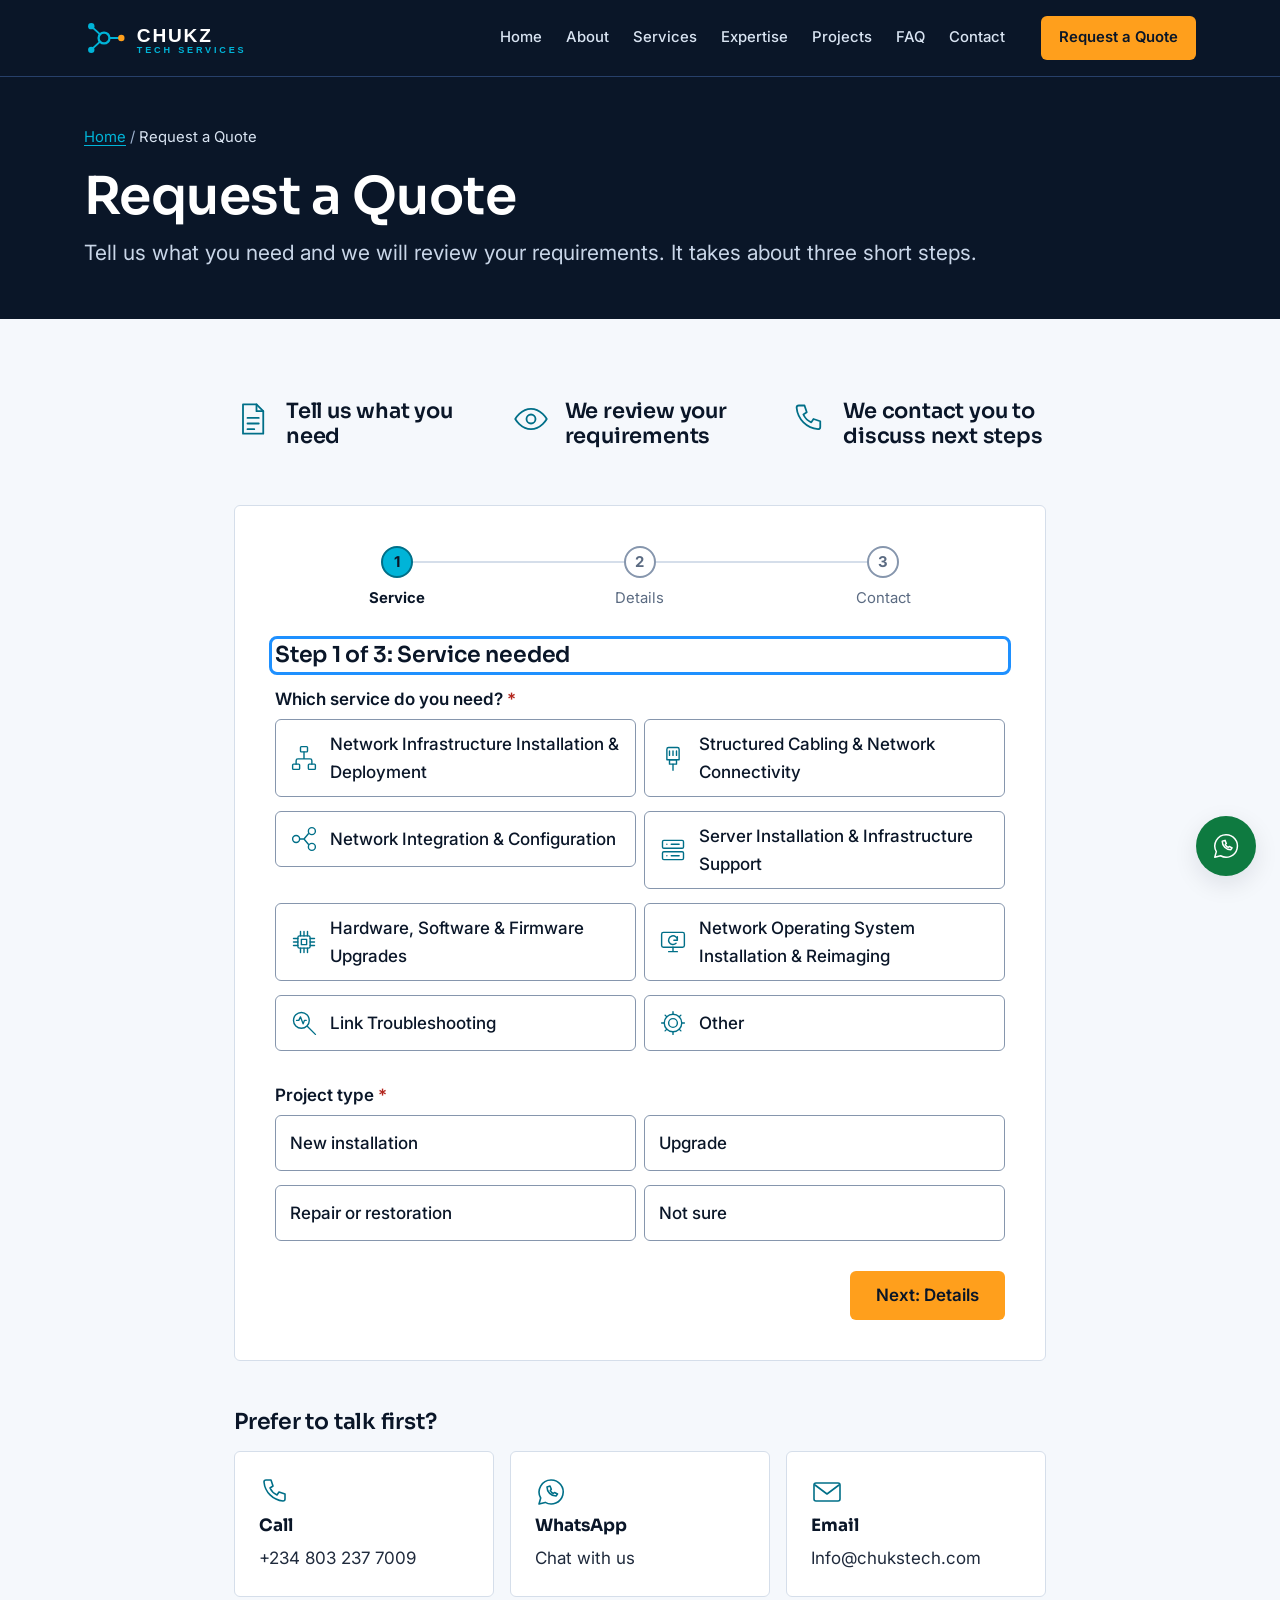
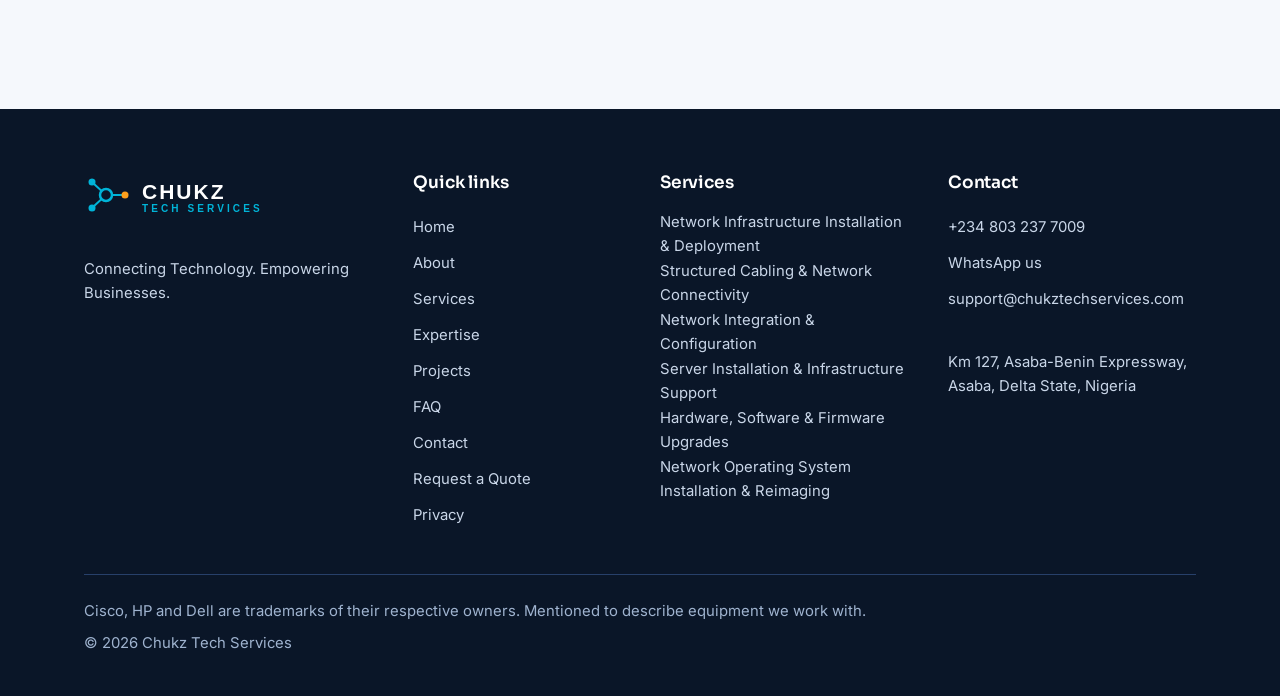
<file: request-quote.html>
<!DOCTYPE html>
<html lang="en-GB" class="no-js">
<head>
<meta charset="utf-8">
<meta name="viewport" content="width=device-width, initial-scale=1">
<title>Request a Quote | Chukz Tech Services</title>
<meta name="description" content="Tell us what you need and we will review your requirements. Request a quote for network, cabling, server or upgrade work in Asaba, Delta State.">
<!-- OWNER: replace https://www.example.com with the real domain (canonical, og:url, og:image) -->
<link rel="canonical" href="https://www.example.com/request-quote.html">
<meta name="theme-color" content="#0A1628">
<meta property="og:type" content="website"><meta property="og:site_name" content="Chukz Tech Services">
<meta property="og:title" content="Request a Quote | Chukz Tech Services"><meta property="og:description" content="Tell us what you need and we will review your requirements. Request a quote for network, cabling, server or upgrade work in Asaba, Delta State.">
<meta property="og:url" content="https://www.example.com/request-quote.html"><meta property="og:image" content="https://www.example.com/assets/og-image.png">
<meta name="twitter:card" content="summary_large_image"><meta name="twitter:title" content="Request a Quote | Chukz Tech Services">
<meta name="twitter:description" content="Tell us what you need and we will review your requirements. Request a quote for network, cabling, server or upgrade work in Asaba, Delta State."><meta name="twitter:image" content="https://www.example.com/assets/og-image.png">
<link rel="icon" href="assets/favicon.svg" type="image/svg+xml">
<link rel="preconnect" href="https://fonts.googleapis.com"><link rel="preconnect" href="https://fonts.gstatic.com" crossorigin>
<link rel="stylesheet" href="https://fonts.googleapis.com/css2?family=Inter:wght@400;600&amp;family=Sora:wght@600&amp;display=swap">
<link rel="stylesheet" href="css/styles.css">
<script type="application/ld+json">{"@context": "https://schema.org", "@type": "BreadcrumbList", "itemListElement": [{"@type": "ListItem", "position": 1, "name": "Home", "item": "https://www.example.com/index.html"}, {"@type": "ListItem", "position": 2, "name": "Request a Quote", "item": "https://www.example.com/request-quote.html"}]}</script>
</head>
<body>
<svg xmlns="http://www.w3.org/2000/svg" style="display:none" aria-hidden="true" focusable="false">

<symbol id="i-network" viewBox="0 0 32 32"><rect x="12" y="3" width="8" height="6" rx="1"/><rect x="3" y="23" width="8" height="6" rx="1"/><rect x="21" y="23" width="8" height="6" rx="1"/><path d="M16 9v8M7 23v-4a2 2 0 0 1 2-2h14a2 2 0 0 1 2 2v4"/></symbol>
<symbol id="i-cable" viewBox="0 0 32 32"><path d="M9 18V6a2 2 0 0 1 2-2h10a2 2 0 0 1 2 2v12z"/><path d="M12 8v5M16 8v5M20 8v5"/><rect x="12" y="18" width="8" height="5"/><path d="M16 23v7"/></symbol>
<symbol id="i-integration" viewBox="0 0 32 32"><circle cx="7" cy="16" r="4"/><circle cx="25" cy="7" r="4"/><circle cx="25" cy="25" r="4"/><path d="M11 16h5M16 16l5-6M16 16l5 6"/></symbol>
<symbol id="i-server" viewBox="0 0 32 32"><rect x="4" y="5" width="24" height="9" rx="1.5"/><rect x="4" y="18" width="24" height="9" rx="1.5"/><path d="M9 9.5h.01M9 22.5h.01M14 9.5h9M14 22.5h9"/></symbol>
<symbol id="i-chip" viewBox="0 0 32 32"><rect x="9" y="9" width="14" height="14" rx="2"/><rect x="13" y="13" width="6" height="6"/><path d="M12 9V4M16 9V4M20 9V4M12 28v-5M16 28v-5M20 28v-5M9 12H4M9 16H4M9 20H4M28 12h-5M28 16h-5M28 20h-5"/></symbol>
<symbol id="i-reimage" viewBox="0 0 32 32"><rect x="3" y="5" width="26" height="17" rx="2"/><path d="M11 27h10M16 22v5M21 14a5 5 0 1 0-1.5 3.5M21 10v4h-4"/></symbol>
<symbol id="i-troubleshoot" viewBox="0 0 32 32"><circle cx="13" cy="13" r="9"/><path d="M20 20l9 9M7.5 13h2.5l2-4 3 8 1.5-4h2"/></symbol>
<symbol id="i-remote" viewBox="0 0 32 32"><rect x="5" y="14" width="22" height="13" rx="2"/><path d="M11 10a7.5 7.5 0 0 1 10 0M13.5 12.8a4 4 0 0 1 5 0M14 18l8 3-3.5 1-1 3.5z"/></symbol>
<symbol id="i-phone" viewBox="0 0 32 32"><path d="M7 4h5l2 6-3 2a14 14 0 0 0 7 7l2-3 6 2v5a2 2 0 0 1-2 2A21 21 0 0 1 5 6a2 2 0 0 1 2-2z"/></symbol>
<symbol id="i-whatsapp" viewBox="0 0 32 32"><path d="M16 4a12 12 0 0 0-10.3 18L4 28l6.2-1.6A12 12 0 1 0 16 4z"/><path d="M12 11c0 5 4 9 9 9l1.5-2-3-1.5-1.2 1a6 6 0 0 1-3-3l1-1.2L15 10z"/></symbol>
<symbol id="i-mail" viewBox="0 0 32 32"><rect x="3" y="7" width="26" height="18" rx="2"/><path d="M4 9l12 9 12-9"/></symbol>
<symbol id="i-pin" viewBox="0 0 32 32"><path d="M16 29s9-8 9-15a9 9 0 0 0-18 0c0 7 9 15 9 15z"/><circle cx="16" cy="14" r="3"/></symbol>
<symbol id="i-shield" viewBox="0 0 32 32"><path d="M16 3l11 4v8c0 7-5 12-11 14C10 27 5 22 5 15V7z"/><path d="M11 16l3.5 3.5L21 12"/></symbol>
<symbol id="i-quote" viewBox="0 0 32 32"><path d="M8 3h12l6 6v20H8z"/><path d="M20 3v6h6M12 15h10M12 20h10M12 25h6"/></symbol>
<symbol id="i-gear" viewBox="0 0 32 32"><circle cx="16" cy="16" r="5"/><circle cx="16" cy="16" r="10"/><path d="M16 3v3M16 26v3M3 16h3M26 16h3M7 7l2 2M23 23l2 2M7 25l2-2M23 9l2-2"/></symbol>
<symbol id="i-users" viewBox="0 0 32 32"><circle cx="12" cy="11" r="4.5"/><path d="M3 27a9 9 0 0 1 18 0"/><circle cx="23" cy="12" r="3.5"/><path d="M23 18a7 7 0 0 1 6 7"/></symbol>
<symbol id="i-scale" viewBox="0 0 32 32"><path d="M16 4v22M8 28h16M5 9h22M5 9L1.5 17a3.5 2.5 0 0 0 7 0zM27 9l-3.5 8a3.5 2.5 0 0 0 7 0z"/></symbol>
<symbol id="i-trend" viewBox="0 0 32 32"><path d="M4 24l8-8 5 5 11-12M20 9h8v8"/></symbol>
<symbol id="i-briefcase" viewBox="0 0 32 32"><rect x="4" y="10" width="24" height="16" rx="2"/><path d="M12 10V7a2 2 0 0 1 2-2h4a2 2 0 0 1 2 2v3M4 17h24"/></symbol>
<symbol id="i-building" viewBox="0 0 32 32"><rect x="7" y="4" width="18" height="24" rx="1.5"/><path d="M12 9h2M18 9h2M12 14h2M18 14h2M12 19h2M18 19h2M14 28v-4h4v4"/></symbol>
<symbol id="i-check" viewBox="0 0 32 32"><circle cx="16" cy="16" r="12"/><path d="M10 16.5l4 4 8-9"/></symbol>
<symbol id="i-target" viewBox="0 0 32 32"><circle cx="16" cy="16" r="12"/><circle cx="16" cy="16" r="7"/><circle cx="16" cy="16" r="2"/></symbol>
<symbol id="i-eye" viewBox="0 0 32 32"><path d="M2 16s5-9 14-9 14 9 14 9-5 9-14 9S2 16 2 16z"/><circle cx="16" cy="16" r="4"/></symbol>
</svg>
<a class="skip-link" href="#main">Skip to main content</a>
<header class="site-header">
<div class="container header-inner">
<a class="brand" href="index.html" aria-label="Chukz Tech Services, home"><img src="assets/logo.svg" alt="Chukz Tech Services" width="200" height="44"></a>
<div class="header-flex">
<nav id="nav-panel" class="nav-panel" aria-label="Primary"><ul class="nav-list"><li><a href="index.html">Home</a></li><li><a href="about.html">About</a></li><li><a href="services.html">Services</a></li><li><a href="expertise.html">Expertise</a></li><li><a href="projects.html">Projects</a></li><li><a href="faq.html">FAQ</a></li><li><a href="contact.html">Contact</a></li></ul>
<div class="panel-cta"><a class="btn btn-primary btn-block" href="request-quote.html">Request a Quote</a></div></nav>
<div class="header-cta"><a class="btn btn-primary" href="request-quote.html">Request a Quote</a>
<button class="nav-toggle" type="button" aria-expanded="false" aria-controls="nav-panel" aria-label="Open menu"><span class="bars"></span></button></div>
</div></div></header>
<main id="main">
<section class="page-hero"><div class="container">
<nav class="breadcrumb" aria-label="Breadcrumb"><a href="index.html">Home</a> / <span aria-current="page">Request a Quote</span></nav>
<h1>Request a Quote</h1><p>Tell us what you need and we will review your requirements. It takes about three short steps.</p></div></section>
<section class="section light"><div class="container" style="max-width:860px">
<ul class="cards-3" style="list-style:none;padding:0;margin-bottom:var(--s5)">
<li class="value"><svg class="icon" aria-hidden="true" focusable="false"><use href="#i-quote"/></svg><div><h2 style="font-size:var(--fs-lg)">Tell us what you need</h2></div></li>
<li class="value"><svg class="icon" aria-hidden="true" focusable="false"><use href="#i-eye"/></svg><div><h2 style="font-size:var(--fs-lg)">We review your requirements</h2></div></li>
<li class="value"><svg class="icon" aria-hidden="true" focusable="false"><use href="#i-phone"/></svg><div><h2 style="font-size:var(--fs-lg)">We contact you to discuss next steps</h2></div></li></ul>

<div class="noscript-note"><noscript><div class="alert alert-info">The quote form needs JavaScript. You can still reach us directly: call <a href="tel:+2348032377009">+234 803 237 7009</a>, message us on <a href="https://wa.me/2348032377009" rel="noopener">WhatsApp</a> or email <a href="mailto:Info@chukstech.com">Info@chukstech.com</a>.</div></noscript></div>

<!-- OWNER: to send the form to a service instead of email/WhatsApp, pick ONE option below.
 OPTION A, Formspree: create a form at formspree.io, then in js/main.js (module 12, inside the submit handler)
 replace the showResult(...) call with:
   fetch("https://formspree.io/f/YOUR_FORM_ID", {method:"POST", headers:{"Accept":"application/json"},
     body:new FormData(form)}).then(function(r){ if(r.ok) { form.hidden=true; document.getElementById("quote-sent").hidden=false; } });
 and add a hidden confirmation element with id="quote-sent" below this form.
 OPTION B, Netlify Forms: add to the form tag: name="quote" method="POST" data-netlify="true" data-netlify-honeypot="website"
 add inside the form: input type="hidden" name="form-name" value="quote"
 then in js/main.js replace showResult(...) with:
   fetch("/", {method:"POST", headers:{"Content-Type":"application/x-www-form-urlencoded"},
     body:new URLSearchParams(new FormData(form)).toString()}).then(function(){ form.hidden=true; document.getElementById("quote-sent").hidden=false; });
 Keep the honeypot field named "website" in both cases. -->

<div class="form-card js-only">
<ol class="progress" aria-label="Form progress"><li>Service</li><li>Details</li><li>Contact</li></ol>
<form id="quote-form" novalidate data-result="quote-result" aria-label="Quote request form">
<div class="alert alert-error form-errors" role="alert" hidden></div>
<div class="hp" aria-hidden="true"><label>Leave this field empty<input type="text" name="website" tabindex="-1" autocomplete="off"></label></div>

<div class="wizard-step">
<h2 data-focus-target tabindex="-1" style="font-size:var(--fs-h3)">Step 1 of 3: Service needed</h2>
<fieldset class="field" data-field="service" aria-describedby="err-service"><legend>Which service do you need? <span class="req" aria-hidden="true">*</span></legend><div class="choice-grid"><label class="choice"><input type="radio" name="service" value="network-infrastructure"><span><svg class="icon" aria-hidden="true" focusable="false"><use href="#i-network"/></svg>Network Infrastructure Installation &amp; Deployment</span></label><label class="choice"><input type="radio" name="service" value="structured-cabling"><span><svg class="icon" aria-hidden="true" focusable="false"><use href="#i-cable"/></svg>Structured Cabling &amp; Network Connectivity</span></label><label class="choice"><input type="radio" name="service" value="network-integration"><span><svg class="icon" aria-hidden="true" focusable="false"><use href="#i-integration"/></svg>Network Integration &amp; Configuration</span></label><label class="choice"><input type="radio" name="service" value="server-installation"><span><svg class="icon" aria-hidden="true" focusable="false"><use href="#i-server"/></svg>Server Installation &amp; Infrastructure Support</span></label><label class="choice"><input type="radio" name="service" value="upgrades"><span><svg class="icon" aria-hidden="true" focusable="false"><use href="#i-chip"/></svg>Hardware, Software &amp; Firmware Upgrades</span></label><label class="choice"><input type="radio" name="service" value="os-reimaging"><span><svg class="icon" aria-hidden="true" focusable="false"><use href="#i-reimage"/></svg>Network Operating System Installation &amp; Reimaging</span></label><label class="choice"><input type="radio" name="service" value="link-troubleshooting"><span><svg class="icon" aria-hidden="true" focusable="false"><use href="#i-troubleshoot"/></svg>Link Troubleshooting</span></label><label class="choice"><input type="radio" name="service" value="other"><span><svg class="icon" aria-hidden="true" focusable="false"><use href="#i-gear"/></svg>Other</span></label></div><div class="field-error" id="err-service" aria-live="polite"></div></fieldset>
<fieldset class="field" data-field="projectType" aria-describedby="err-projectType"><legend>Project type <span class="req" aria-hidden="true">*</span></legend><div class="choice-grid"><label class="choice"><input type="radio" name="projectType" value="New installation"><span>New installation</span></label><label class="choice"><input type="radio" name="projectType" value="Upgrade"><span>Upgrade</span></label><label class="choice"><input type="radio" name="projectType" value="Repair or restoration"><span>Repair or restoration</span></label><label class="choice"><input type="radio" name="projectType" value="Not sure"><span>Not sure</span></label></div><div class="field-error" id="err-projectType" aria-live="polite"></div></fieldset>
<div class="wizard-nav"><span></span><button class="btn btn-primary" type="button" data-next>Next: Details</button></div>
</div>

<div class="wizard-step" hidden>
<h2 data-focus-target tabindex="-1" style="font-size:var(--fs-h3)">Step 2 of 3: Details</h2>
<div class="field" data-field="location"><label for="f-location">Site or location <span class="req" aria-hidden="true">*</span></label><span class="hint" id="hint-location">For example, the town and type of premises.</span><input type="text" id="f-location" name="location" autocomplete="off" aria-required="true" aria-describedby="err-location hint-location"><div class="field-error" id="err-location" aria-live="polite"></div></div>
<div class="field" data-field="points"><label for="f-points">Approximate number of network points or devices</label><span class="hint" id="hint-points">A rough number is fine. Leave blank if you are not sure.</span><input type="text" id="f-points" name="points" aria-describedby="err-points hint-points" inputmode="numeric"><div class="field-error" id="err-points" aria-live="polite"></div></div>
<div class="field" data-field="brand"><label for="f-brand">Equipment brand, if known</label><select id="f-brand" name="brand" aria-describedby="err-brand"><option value="">Not sure / not applicable</option><option>Cisco</option><option>HP</option><option>Dell</option><option>Other</option></select><div class="field-error" id="err-brand" aria-live="polite"></div></div>
<div class="field" data-field="timeline"><label for="f-timeline">Preferred timeline</label><span class="hint" id="hint-timeline">For example, a target month or date.</span><input type="text" id="f-timeline" name="timeline" aria-describedby="err-timeline hint-timeline"><div class="field-error" id="err-timeline" aria-live="polite"></div></div>
<div class="field" data-field="description"><label for="f-description">Short description <span class="req" aria-hidden="true">*</span></label><span class="hint" id="hint-description">What needs to be done, and anything we should know about the site.</span><textarea id="f-description" name="description" aria-required="true" aria-describedby="err-description hint-description"></textarea><div class="field-error" id="err-description" aria-live="polite"></div></div>
<div class="wizard-nav"><button class="btn btn-secondary" type="button" data-prev>Back</button><button class="btn btn-primary" type="button" data-next>Next: Contact</button></div>
</div>

<div class="wizard-step" hidden>
<h2 data-focus-target tabindex="-1" style="font-size:var(--fs-h3)">Step 3 of 3: Contact</h2>
<div class="form-grid two">
<div class="field" data-field="name"><label for="f-name">Your name <span class="req" aria-hidden="true">*</span></label><input type="text" id="f-name" name="name" autocomplete="name" aria-required="true" aria-describedby="err-name"><div class="field-error" id="err-name" aria-live="polite"></div></div>
<div class="field" data-field="org"><label for="f-org">Company or organisation</label><input type="text" id="f-org" name="org" autocomplete="organization" aria-describedby="err-org"><div class="field-error" id="err-org" aria-live="polite"></div></div>
<div class="field" data-field="email"><label for="f-email">Email <span class="req" aria-hidden="true">*</span></label><input type="email" id="f-email" name="email" autocomplete="email" aria-required="true" aria-describedby="err-email"><div class="field-error" id="err-email" aria-live="polite"></div></div>
<div class="field" data-field="phone"><label for="f-phone">Phone <span class="req" aria-hidden="true">*</span></label><span class="hint" id="hint-phone">Include the country code if you are outside Nigeria.</span><input type="tel" id="f-phone" name="phone" autocomplete="tel" aria-required="true" aria-describedby="err-phone hint-phone"><div class="field-error" id="err-phone" aria-live="polite"></div></div>
</div>
<p class="hint" style="color:var(--muted);font-size:var(--fs-sm)">Nothing is sent when you press the button. You will first see a summary and choose to send it by email or WhatsApp.</p>
<div class="wizard-nav"><button class="btn btn-secondary" type="button" data-prev>Back</button><button class="btn btn-primary" type="submit">Review my request</button></div>
</div>
</form>

<div id="quote-result" hidden>
<h2 tabindex="-1" style="font-size:var(--fs-h3)">Your request summary</h2>
<div class="alert alert-info">Nothing has been sent yet. Choose how you would like to send this summary to us.</div>
<pre class="summary-box" aria-label="Request summary"></pre>
<div class="btn-row"><a class="btn btn-primary" data-send-email href="mailto:Info@chukstech.com">Send via Email</a><a class="btn btn-wa" data-send-wa href="https://wa.me/2348032377009" rel="noopener">Send on WhatsApp</a><button class="btn btn-secondary" type="button" data-copy>Copy summary</button><button class="btn btn-ghost" type="button" data-edit>Edit details</button></div>
<p role="status" aria-live="polite" data-copy-status style="margin-top:var(--s2)"></p>
<p class="hint" style="color:var(--muted);font-size:var(--fs-sm)">If your email app does not open, use Copy summary and send it to Info@chukstech.com.</p>
</div>
</div>

<h2 class="mt-4" style="font-size:var(--fs-h3);margin-top:var(--s6)">Prefer to talk first?</h2>
<div class="contact-cards">
<a class="contact-card" href="tel:+2348032377009"><svg class="icon" aria-hidden="true" focusable="false"><use href="#i-phone"/></svg><strong>Call</strong><span>+234 803 237 7009</span></a>
<a class="contact-card" href="https://wa.me/2348032377009" rel="noopener"><svg class="icon" aria-hidden="true" focusable="false"><use href="#i-whatsapp"/></svg><strong>WhatsApp</strong><span>Chat with us</span></a>
<a class="contact-card" href="mailto:Info@chukstech.com"><svg class="icon" aria-hidden="true" focusable="false"><use href="#i-mail"/></svg><strong>Email</strong><span>Info@chukstech.com</span></a></div>
</div></section>
</main>
<footer class="site-footer"><div class="container">
<div class="footer-grid">
<div><img src="assets/logo.svg" alt="Chukz Tech Services" width="200" height="44" loading="lazy"><p class="mt-4">Connecting Technology. Empowering Businesses.</p>
<!-- OWNER: add social links here once real URLs exist
<ul><li><a href="">Facebook</a></li><li><a href="">LinkedIn</a></li></ul> --></div>
<div><h2>Quick links</h2><ul><li><a href="index.html">Home</a></li><li><a href="about.html">About</a></li><li><a href="services.html">Services</a></li><li><a href="expertise.html">Expertise</a></li><li><a href="projects.html">Projects</a></li><li><a href="faq.html">FAQ</a></li><li><a href="contact.html">Contact</a></li><li><a href="request-quote.html">Request a Quote</a></li><li><a href="privacy.html">Privacy</a></li></ul></div>
<div><h2>Services</h2><ul><li><a href="services.html#network-infrastructure">Network Infrastructure Installation &amp; Deployment</a></li><li><a href="services.html#structured-cabling">Structured Cabling &amp; Network Connectivity</a></li><li><a href="services.html#network-integration">Network Integration &amp; Configuration</a></li><li><a href="services.html#server-installation">Server Installation &amp; Infrastructure Support</a></li><li><a href="services.html#upgrades">Hardware, Software &amp; Firmware Upgrades</a></li><li><a href="services.html#os-reimaging">Network Operating System Installation &amp; Reimaging</a></li></ul></div>
<div><h2>Contact</h2><ul>
<li><a href="tel:+2348032377009">+234 803 237 7009</a></li>
<li><a href="https://wa.me/2348032377009" rel="noopener">WhatsApp us</a></li>
<li><a href="mailto:Info@chukstech.com">support@chukztechservices.com</a></li></ul>
<p class="mt-4">Km 127, Asaba-Benin Expressway, Asaba, Delta State, Nigeria</p></div>
</div>
<div class="footer-bottom">
<p>Cisco, HP and Dell are trademarks of their respective owners. Mentioned to describe equipment we work with.</p>
<p>&copy; <span data-year>2026</span> Chukz Tech Services</p></div>
</div></footer>
<div class="mobile-bar" aria-label="Quick contact">
<a href="tel:+2348032377009"><svg class="icon" aria-hidden="true" focusable="false"><use href="#i-phone"/></svg>Call</a>
<a href="https://wa.me/2348032377009" rel="noopener"><svg class="icon" aria-hidden="true" focusable="false"><use href="#i-whatsapp"/></svg>WhatsApp</a>
<a href="request-quote.html"><svg class="icon" aria-hidden="true" focusable="false"><use href="#i-quote"/></svg>Get Quote</a></div>
<a class="wa-float" href="https://wa.me/2348032377009" rel="noopener" aria-label="Chat on WhatsApp"><svg class="icon" aria-hidden="true" focusable="false"><use href="#i-whatsapp"/></svg></a>
<script src="js/main.js" defer></script>
</body>
</html>
</file>
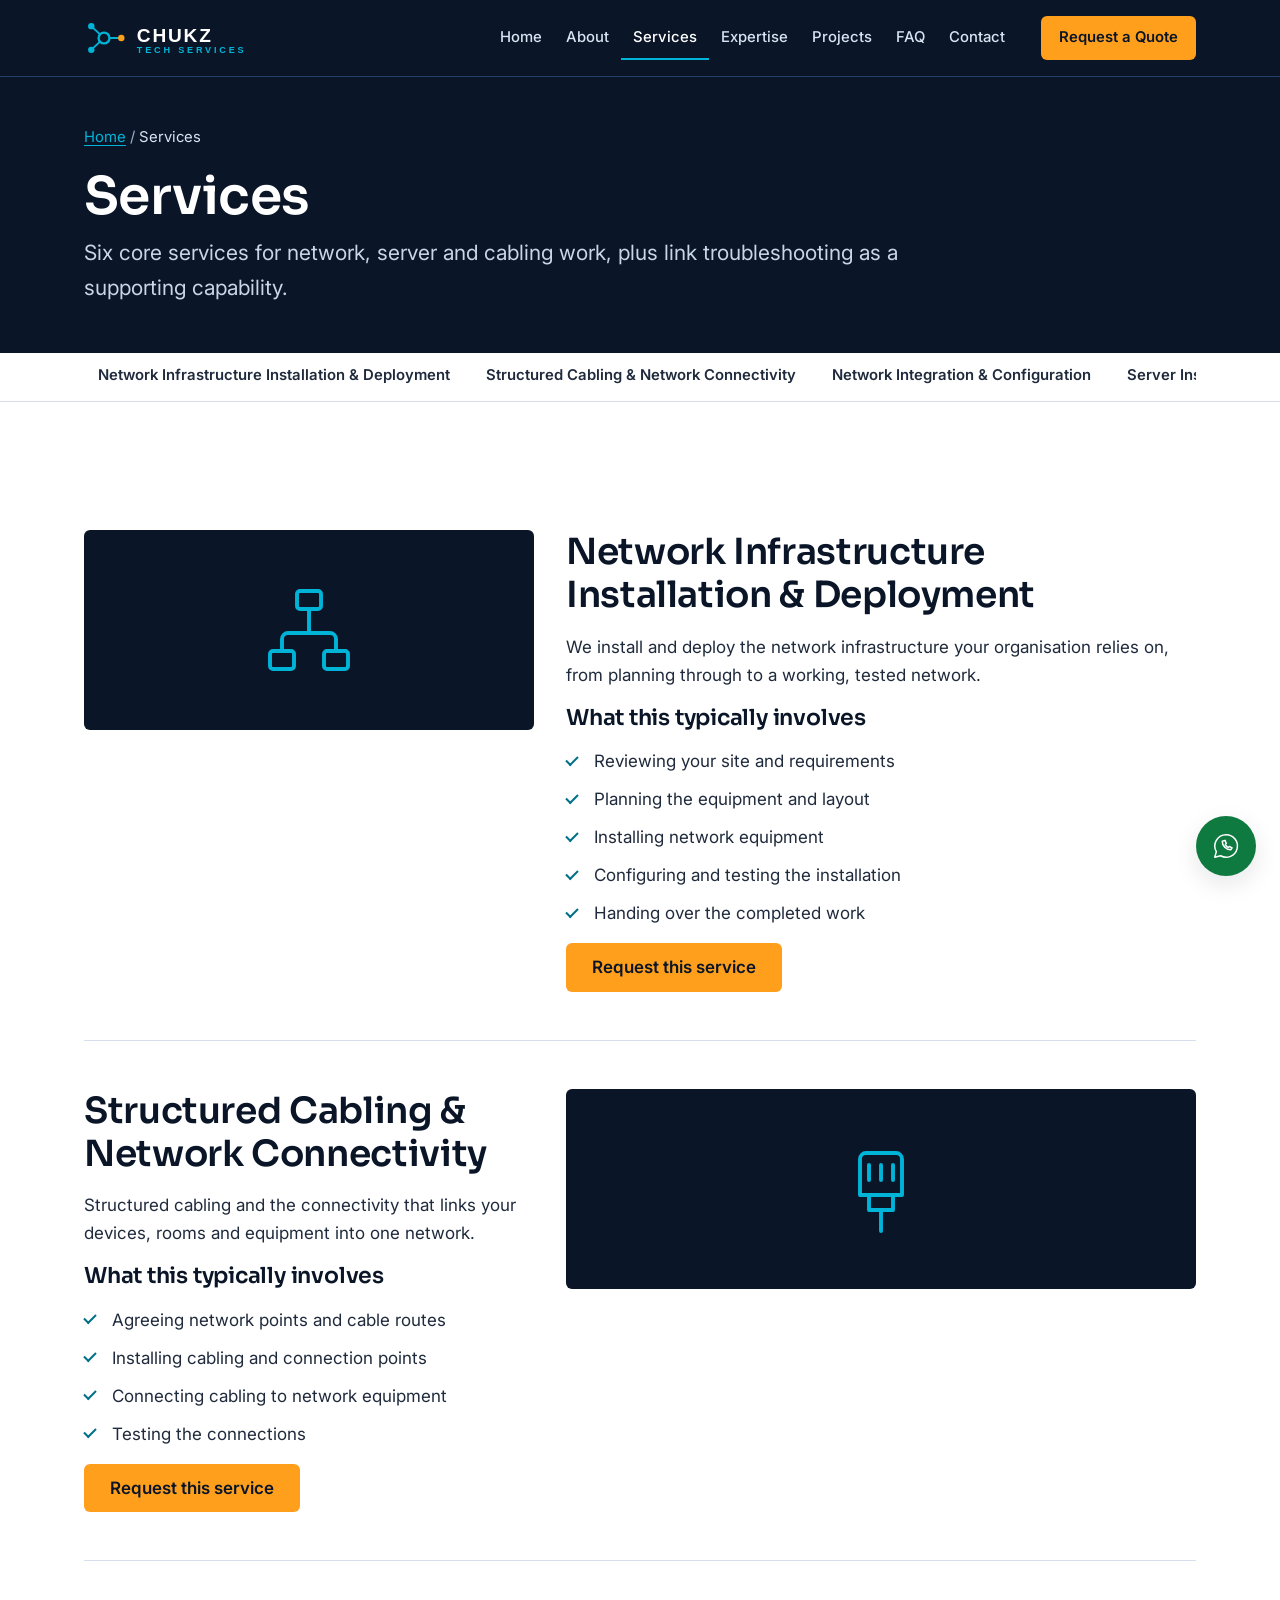
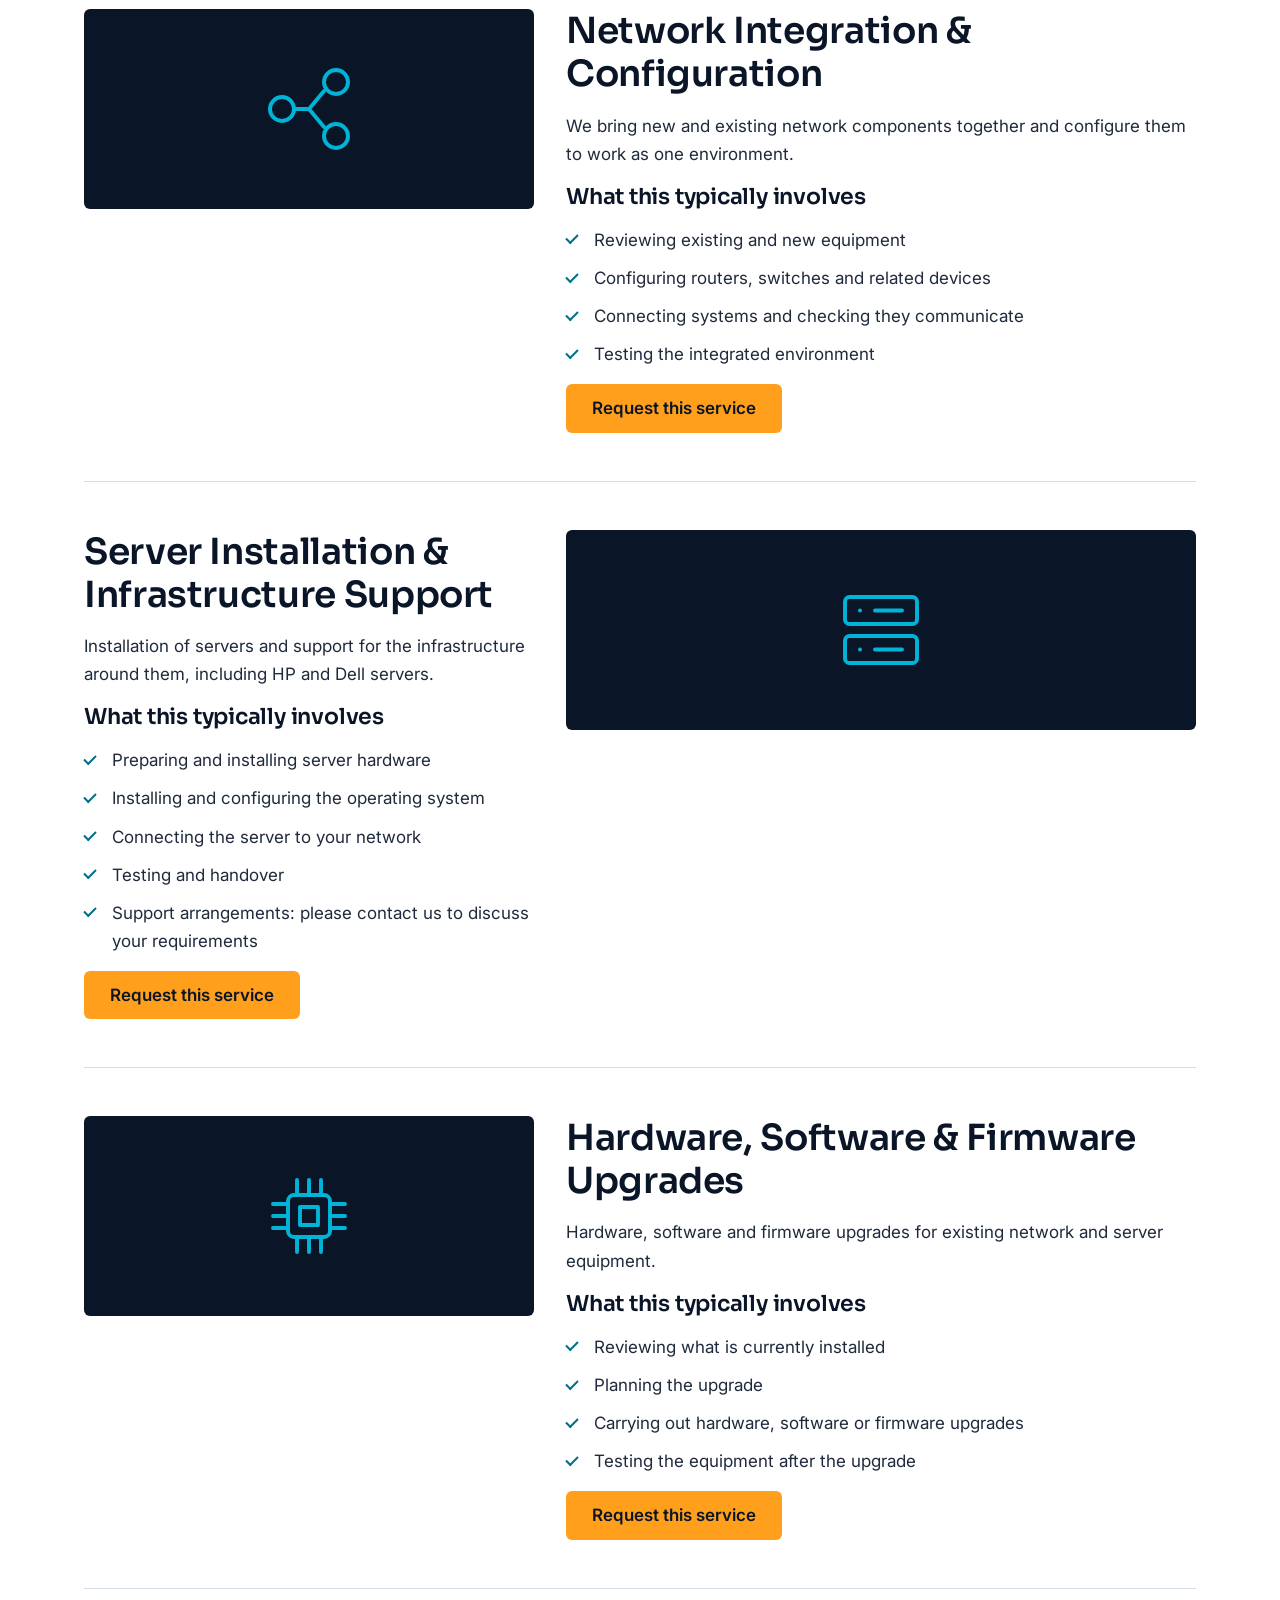
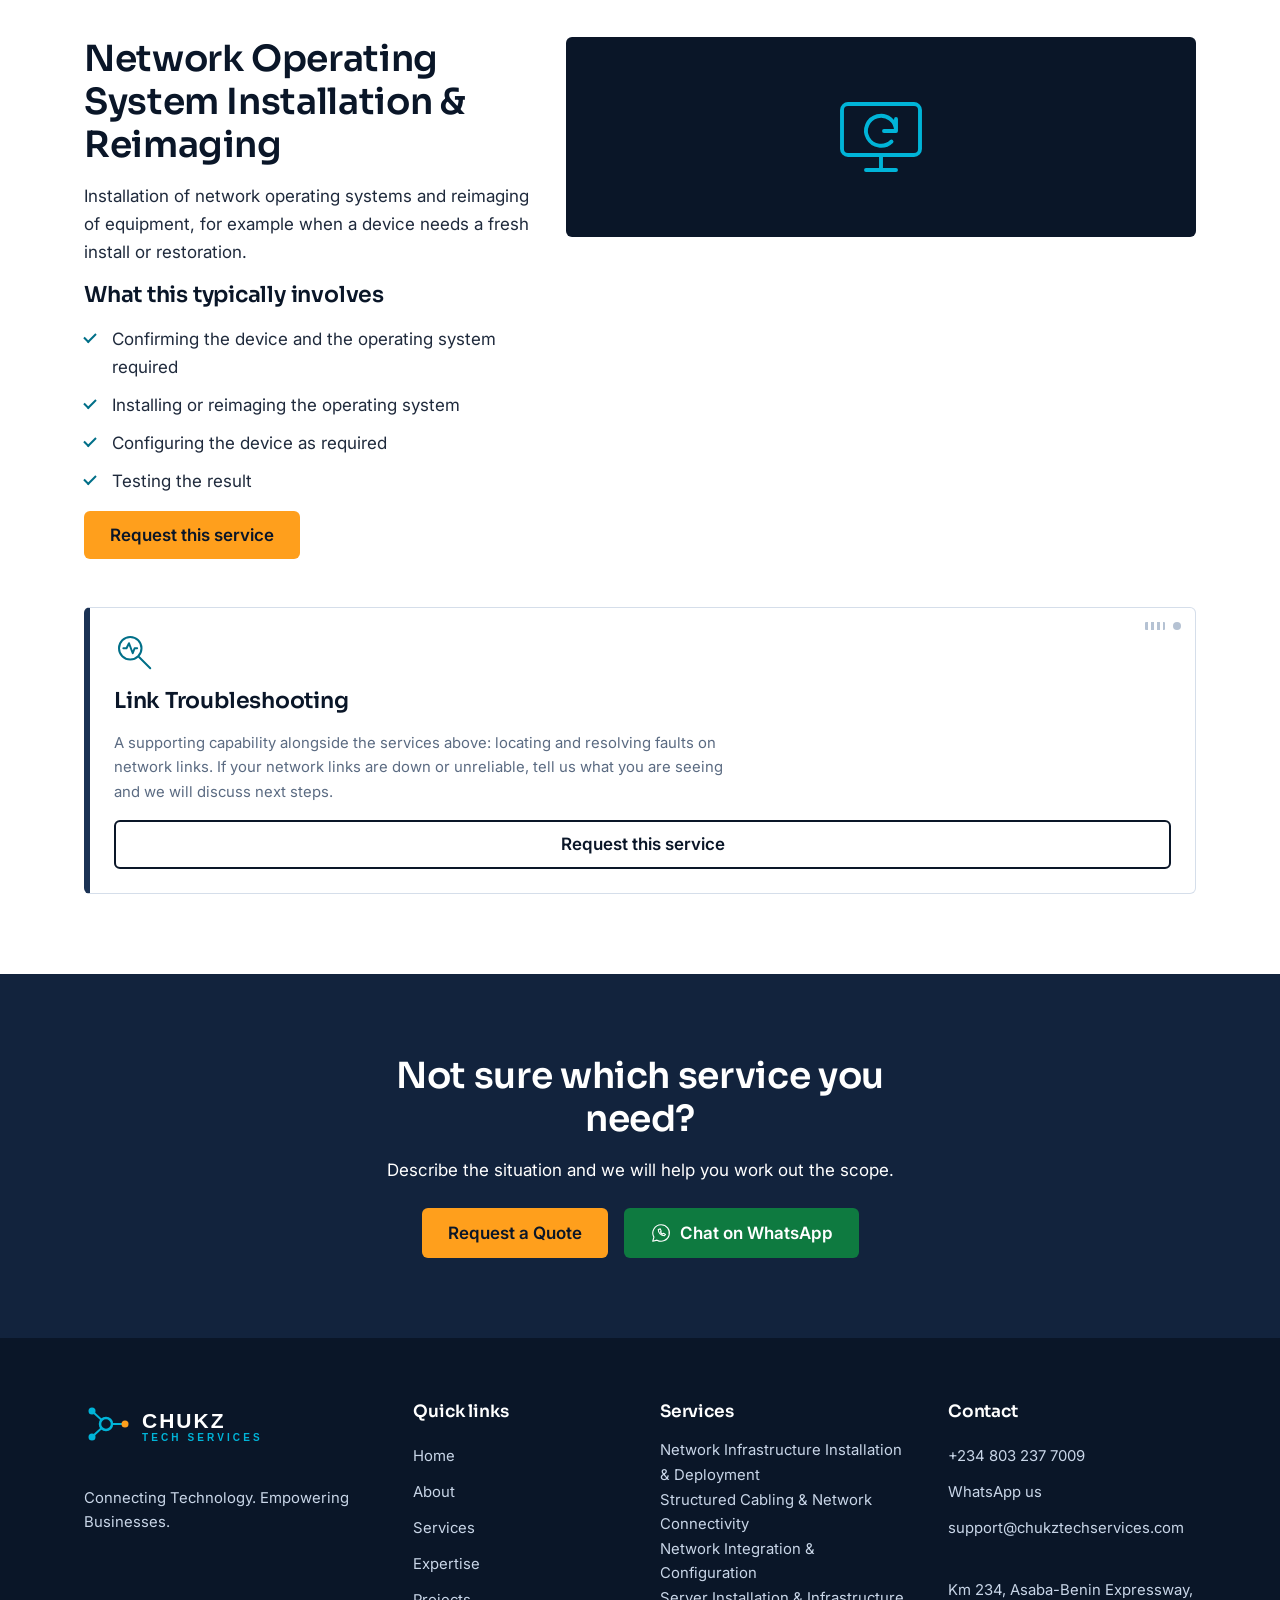
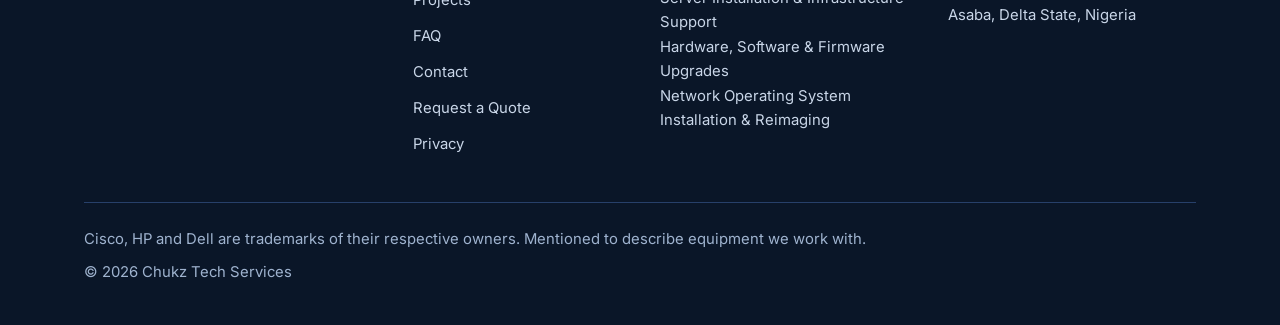
<file: services.html>
<!DOCTYPE html>
<html lang="en-GB" class="no-js">
<head>
<meta charset="utf-8">
<meta name="viewport" content="width=device-width, initial-scale=1">
<title>Network &amp; Server Services in Asaba | Chukz Tech</title>
<meta name="description" content="Network installation, structured cabling, integration, server installation, upgrades and OS reimaging from Chukz Tech Services in Asaba, Delta State.">
<!-- OWNER: replace https://www.example.com with the real domain (canonical, og:url, og:image) -->
<link rel="canonical" href="https://www.example.com/services.html">
<meta name="theme-color" content="#0A1628">
<meta property="og:type" content="website"><meta property="og:site_name" content="Chukz Tech Services">
<meta property="og:title" content="Network &amp; Server Services in Asaba | Chukz Tech"><meta property="og:description" content="Network installation, structured cabling, integration, server installation, upgrades and OS reimaging from Chukz Tech Services in Asaba, Delta State.">
<meta property="og:url" content="https://www.example.com/services.html"><meta property="og:image" content="https://www.example.com/assets/og-image.png">
<meta name="twitter:card" content="summary_large_image"><meta name="twitter:title" content="Network &amp; Server Services in Asaba | Chukz Tech">
<meta name="twitter:description" content="Network installation, structured cabling, integration, server installation, upgrades and OS reimaging from Chukz Tech Services in Asaba, Delta State."><meta name="twitter:image" content="https://www.example.com/assets/og-image.png">
<link rel="icon" href="assets/favicon.svg" type="image/svg+xml">
<link rel="preconnect" href="https://fonts.googleapis.com"><link rel="preconnect" href="https://fonts.gstatic.com" crossorigin>
<link rel="stylesheet" href="https://fonts.googleapis.com/css2?family=Inter:wght@400;600&amp;family=Sora:wght@600&amp;display=swap">
<link rel="stylesheet" href="css/styles.css">
<script type="application/ld+json">{"@context": "https://schema.org", "@type": "BreadcrumbList", "itemListElement": [{"@type": "ListItem", "position": 1, "name": "Home", "item": "https://www.example.com/index.html"}, {"@type": "ListItem", "position": 2, "name": "Services", "item": "https://www.example.com/services.html"}]}</script>
</head>
<body>
<svg xmlns="http://www.w3.org/2000/svg" style="display:none" aria-hidden="true" focusable="false">

<symbol id="i-network" viewBox="0 0 32 32"><rect x="12" y="3" width="8" height="6" rx="1"/><rect x="3" y="23" width="8" height="6" rx="1"/><rect x="21" y="23" width="8" height="6" rx="1"/><path d="M16 9v8M7 23v-4a2 2 0 0 1 2-2h14a2 2 0 0 1 2 2v4"/></symbol>
<symbol id="i-cable" viewBox="0 0 32 32"><path d="M9 18V6a2 2 0 0 1 2-2h10a2 2 0 0 1 2 2v12z"/><path d="M12 8v5M16 8v5M20 8v5"/><rect x="12" y="18" width="8" height="5"/><path d="M16 23v7"/></symbol>
<symbol id="i-integration" viewBox="0 0 32 32"><circle cx="7" cy="16" r="4"/><circle cx="25" cy="7" r="4"/><circle cx="25" cy="25" r="4"/><path d="M11 16h5M16 16l5-6M16 16l5 6"/></symbol>
<symbol id="i-server" viewBox="0 0 32 32"><rect x="4" y="5" width="24" height="9" rx="1.5"/><rect x="4" y="18" width="24" height="9" rx="1.5"/><path d="M9 9.5h.01M9 22.5h.01M14 9.5h9M14 22.5h9"/></symbol>
<symbol id="i-chip" viewBox="0 0 32 32"><rect x="9" y="9" width="14" height="14" rx="2"/><rect x="13" y="13" width="6" height="6"/><path d="M12 9V4M16 9V4M20 9V4M12 28v-5M16 28v-5M20 28v-5M9 12H4M9 16H4M9 20H4M28 12h-5M28 16h-5M28 20h-5"/></symbol>
<symbol id="i-reimage" viewBox="0 0 32 32"><rect x="3" y="5" width="26" height="17" rx="2"/><path d="M11 27h10M16 22v5M21 14a5 5 0 1 0-1.5 3.5M21 10v4h-4"/></symbol>
<symbol id="i-troubleshoot" viewBox="0 0 32 32"><circle cx="13" cy="13" r="9"/><path d="M20 20l9 9M7.5 13h2.5l2-4 3 8 1.5-4h2"/></symbol>
<symbol id="i-remote" viewBox="0 0 32 32"><rect x="5" y="14" width="22" height="13" rx="2"/><path d="M11 10a7.5 7.5 0 0 1 10 0M13.5 12.8a4 4 0 0 1 5 0M14 18l8 3-3.5 1-1 3.5z"/></symbol>
<symbol id="i-phone" viewBox="0 0 32 32"><path d="M7 4h5l2 6-3 2a14 14 0 0 0 7 7l2-3 6 2v5a2 2 0 0 1-2 2A21 21 0 0 1 5 6a2 2 0 0 1 2-2z"/></symbol>
<symbol id="i-whatsapp" viewBox="0 0 32 32"><path d="M16 4a12 12 0 0 0-10.3 18L4 28l6.2-1.6A12 12 0 1 0 16 4z"/><path d="M12 11c0 5 4 9 9 9l1.5-2-3-1.5-1.2 1a6 6 0 0 1-3-3l1-1.2L15 10z"/></symbol>
<symbol id="i-mail" viewBox="0 0 32 32"><rect x="3" y="7" width="26" height="18" rx="2"/><path d="M4 9l12 9 12-9"/></symbol>
<symbol id="i-pin" viewBox="0 0 32 32"><path d="M16 29s9-8 9-15a9 9 0 0 0-18 0c0 7 9 15 9 15z"/><circle cx="16" cy="14" r="3"/></symbol>
<symbol id="i-shield" viewBox="0 0 32 32"><path d="M16 3l11 4v8c0 7-5 12-11 14C10 27 5 22 5 15V7z"/><path d="M11 16l3.5 3.5L21 12"/></symbol>
<symbol id="i-quote" viewBox="0 0 32 32"><path d="M8 3h12l6 6v20H8z"/><path d="M20 3v6h6M12 15h10M12 20h10M12 25h6"/></symbol>
<symbol id="i-gear" viewBox="0 0 32 32"><circle cx="16" cy="16" r="5"/><circle cx="16" cy="16" r="10"/><path d="M16 3v3M16 26v3M3 16h3M26 16h3M7 7l2 2M23 23l2 2M7 25l2-2M23 9l2-2"/></symbol>
<symbol id="i-users" viewBox="0 0 32 32"><circle cx="12" cy="11" r="4.5"/><path d="M3 27a9 9 0 0 1 18 0"/><circle cx="23" cy="12" r="3.5"/><path d="M23 18a7 7 0 0 1 6 7"/></symbol>
<symbol id="i-scale" viewBox="0 0 32 32"><path d="M16 4v22M8 28h16M5 9h22M5 9L1.5 17a3.5 2.5 0 0 0 7 0zM27 9l-3.5 8a3.5 2.5 0 0 0 7 0z"/></symbol>
<symbol id="i-trend" viewBox="0 0 32 32"><path d="M4 24l8-8 5 5 11-12M20 9h8v8"/></symbol>
<symbol id="i-briefcase" viewBox="0 0 32 32"><rect x="4" y="10" width="24" height="16" rx="2"/><path d="M12 10V7a2 2 0 0 1 2-2h4a2 2 0 0 1 2 2v3M4 17h24"/></symbol>
<symbol id="i-building" viewBox="0 0 32 32"><rect x="7" y="4" width="18" height="24" rx="1.5"/><path d="M12 9h2M18 9h2M12 14h2M18 14h2M12 19h2M18 19h2M14 28v-4h4v4"/></symbol>
<symbol id="i-check" viewBox="0 0 32 32"><circle cx="16" cy="16" r="12"/><path d="M10 16.5l4 4 8-9"/></symbol>
<symbol id="i-target" viewBox="0 0 32 32"><circle cx="16" cy="16" r="12"/><circle cx="16" cy="16" r="7"/><circle cx="16" cy="16" r="2"/></symbol>
<symbol id="i-eye" viewBox="0 0 32 32"><path d="M2 16s5-9 14-9 14 9 14 9-5 9-14 9S2 16 2 16z"/><circle cx="16" cy="16" r="4"/></symbol>
</svg>
<a class="skip-link" href="#main">Skip to main content</a>
<header class="site-header">
<div class="container header-inner">
<a class="brand" href="index.html" aria-label="Chukz Tech Services, home"><img src="assets/logo.svg" alt="Chukz Tech Services" width="200" height="44"></a>
<div class="header-flex">
<nav id="nav-panel" class="nav-panel" aria-label="Primary"><ul class="nav-list"><li><a href="index.html">Home</a></li><li><a href="about.html">About</a></li><li><a href="services.html" aria-current="page">Services</a></li><li><a href="expertise.html">Expertise</a></li><li><a href="projects.html">Projects</a></li><li><a href="faq.html">FAQ</a></li><li><a href="contact.html">Contact</a></li></ul>
<div class="panel-cta"><a class="btn btn-primary btn-block" href="request-quote.html">Request a Quote</a></div></nav>
<div class="header-cta"><a class="btn btn-primary" href="request-quote.html">Request a Quote</a>
<button class="nav-toggle" type="button" aria-expanded="false" aria-controls="nav-panel" aria-label="Open menu"><span class="bars"></span></button></div>
</div></div></header>
<main id="main">
<section class="page-hero"><div class="container">
<nav class="breadcrumb" aria-label="Breadcrumb"><a href="index.html">Home</a> / <span aria-current="page">Services</span></nav>
<h1>Services</h1><p>Six core services for network, server and cabling work, plus link troubleshooting as a supporting capability.</p></div></section>
<nav class="subnav" aria-label="Jump to a service"><div class="container"><ul><li><a href="#network-infrastructure">Network Infrastructure Installation &amp; Deployment</a></li><li><a href="#structured-cabling">Structured Cabling &amp; Network Connectivity</a></li><li><a href="#network-integration">Network Integration &amp; Configuration</a></li><li><a href="#server-installation">Server Installation &amp; Infrastructure Support</a></li><li><a href="#upgrades">Hardware, Software &amp; Firmware Upgrades</a></li><li><a href="#os-reimaging">Network Operating System Installation &amp; Reimaging</a></li><li><a href="#link-troubleshooting">Link Troubleshooting</a></li></ul></div></nav>
<section class="section white"><div class="container">
<section class="service-block" id="network-infrastructure" aria-labelledby="h-network-infrastructure"><!-- OWNER: confirm wording against source -->
<div class="service-media dotgrid reveal" aria-hidden="true"><svg class="icon" aria-hidden="true" focusable="false"><use href="#i-network"/></svg></div>
<div class="reveal"><h2 id="h-network-infrastructure">Network Infrastructure Installation &amp; Deployment</h2><p>We install and deploy the network infrastructure your organisation relies on, from planning through to a working, tested network.</p>
<h3>What this typically involves</h3><ul class="check-list"><li>Reviewing your site and requirements</li><li>Planning the equipment and layout</li><li>Installing network equipment</li><li>Configuring and testing the installation</li><li>Handing over the completed work</li></ul>
<a class="btn btn-primary" href="request-quote.html?service=network-infrastructure">Request this service<span class="sr-only">: Network Infrastructure Installation &amp; Deployment</span></a></div></section>
<section class="service-block" id="structured-cabling" aria-labelledby="h-structured-cabling"><!-- OWNER: confirm wording against source -->
<div class="service-media dotgrid reveal" aria-hidden="true"><svg class="icon" aria-hidden="true" focusable="false"><use href="#i-cable"/></svg></div>
<div class="reveal"><h2 id="h-structured-cabling">Structured Cabling &amp; Network Connectivity</h2><p>Structured cabling and the connectivity that links your devices, rooms and equipment into one network.</p>
<h3>What this typically involves</h3><ul class="check-list"><li>Agreeing network points and cable routes</li><li>Installing cabling and connection points</li><li>Connecting cabling to network equipment</li><li>Testing the connections</li></ul>
<a class="btn btn-primary" href="request-quote.html?service=structured-cabling">Request this service<span class="sr-only">: Structured Cabling &amp; Network Connectivity</span></a></div></section>
<section class="service-block" id="network-integration" aria-labelledby="h-network-integration"><!-- OWNER: confirm wording against source -->
<div class="service-media dotgrid reveal" aria-hidden="true"><svg class="icon" aria-hidden="true" focusable="false"><use href="#i-integration"/></svg></div>
<div class="reveal"><h2 id="h-network-integration">Network Integration &amp; Configuration</h2><p>We bring new and existing network components together and configure them to work as one environment.</p>
<h3>What this typically involves</h3><ul class="check-list"><li>Reviewing existing and new equipment</li><li>Configuring routers, switches and related devices</li><li>Connecting systems and checking they communicate</li><li>Testing the integrated environment</li></ul>
<a class="btn btn-primary" href="request-quote.html?service=network-integration">Request this service<span class="sr-only">: Network Integration &amp; Configuration</span></a></div></section>
<section class="service-block" id="server-installation" aria-labelledby="h-server-installation"><!-- OWNER: confirm wording against source -->
<div class="service-media dotgrid reveal" aria-hidden="true"><svg class="icon" aria-hidden="true" focusable="false"><use href="#i-server"/></svg></div>
<div class="reveal"><h2 id="h-server-installation">Server Installation &amp; Infrastructure Support</h2><p>Installation of servers and support for the infrastructure around them, including HP and Dell servers.</p>
<h3>What this typically involves</h3><ul class="check-list"><li>Preparing and installing server hardware</li><li>Installing and configuring the operating system</li><li>Connecting the server to your network</li><li>Testing and handover</li><li>Support arrangements: please contact us to discuss your requirements</li></ul>
<a class="btn btn-primary" href="request-quote.html?service=server-installation">Request this service<span class="sr-only">: Server Installation &amp; Infrastructure Support</span></a></div></section>
<section class="service-block" id="upgrades" aria-labelledby="h-upgrades"><!-- OWNER: confirm wording against source -->
<div class="service-media dotgrid reveal" aria-hidden="true"><svg class="icon" aria-hidden="true" focusable="false"><use href="#i-chip"/></svg></div>
<div class="reveal"><h2 id="h-upgrades">Hardware, Software &amp; Firmware Upgrades</h2><p>Hardware, software and firmware upgrades for existing network and server equipment.</p>
<h3>What this typically involves</h3><ul class="check-list"><li>Reviewing what is currently installed</li><li>Planning the upgrade</li><li>Carrying out hardware, software or firmware upgrades</li><li>Testing the equipment after the upgrade</li></ul>
<a class="btn btn-primary" href="request-quote.html?service=upgrades">Request this service<span class="sr-only">: Hardware, Software &amp; Firmware Upgrades</span></a></div></section>
<section class="service-block" id="os-reimaging" aria-labelledby="h-os-reimaging"><!-- OWNER: confirm wording against source -->
<div class="service-media dotgrid reveal" aria-hidden="true"><svg class="icon" aria-hidden="true" focusable="false"><use href="#i-reimage"/></svg></div>
<div class="reveal"><h2 id="h-os-reimaging">Network Operating System Installation &amp; Reimaging</h2><p>Installation of network operating systems and reimaging of equipment, for example when a device needs a fresh install or restoration.</p>
<h3>What this typically involves</h3><ul class="check-list"><li>Confirming the device and the operating system required</li><li>Installing or reimaging the operating system</li><li>Configuring the device as required</li><li>Testing the result</li></ul>
<a class="btn btn-primary" href="request-quote.html?service=os-reimaging">Request this service<span class="sr-only">: Network Operating System Installation &amp; Reimaging</span></a></div></section>

<aside class="rack reveal" id="link-troubleshooting" aria-labelledby="h-link-troubleshooting"><svg class="icon" aria-hidden="true" focusable="false"><use href="#i-troubleshoot"/></svg><h2 id="h-link-troubleshooting" style="font-size:var(--fs-h3)">Link Troubleshooting</h2>
<p>A supporting capability alongside the services above: locating and resolving faults on network links. If your network links are down or unreliable, tell us what you are seeing and we will discuss next steps.</p>
<a class="btn btn-secondary" href="request-quote.html?service=link-troubleshooting">Request this service<span class="sr-only">: Link Troubleshooting</span></a></aside>
</div></section>
<section class="section band dotgrid"><div class="container"><h2>Not sure which service you need?</h2>
<p style="margin-inline:auto">Describe the situation and we will help you work out the scope.</p>
<div class="btn-row"><a class="btn btn-primary" href="request-quote.html">Request a Quote</a><a class="btn btn-wa" href="https://wa.me/2348032377009" rel="noopener"><svg class="icon icon-sm" aria-hidden="true" focusable="false"><use href="#i-whatsapp"/></svg>Chat on WhatsApp</a></div></div></section>
</main>
<footer class="site-footer"><div class="container">
<div class="footer-grid">
<div><img src="assets/logo.svg" alt="Chukz Tech Services" width="200" height="44" loading="lazy"><p class="mt-4">Connecting Technology. Empowering Businesses.</p>
<!-- OWNER: add social links here once real URLs exist
<ul><li><a href="">Facebook</a></li><li><a href="">LinkedIn</a></li></ul> --></div>
<div><h2>Quick links</h2><ul><li><a href="index.html">Home</a></li><li><a href="about.html">About</a></li><li><a href="services.html">Services</a></li><li><a href="expertise.html">Expertise</a></li><li><a href="projects.html">Projects</a></li><li><a href="faq.html">FAQ</a></li><li><a href="contact.html">Contact</a></li><li><a href="request-quote.html">Request a Quote</a></li><li><a href="privacy.html">Privacy</a></li></ul></div>
<div><h2>Services</h2><ul><li><a href="services.html#network-infrastructure">Network Infrastructure Installation &amp; Deployment</a></li><li><a href="services.html#structured-cabling">Structured Cabling &amp; Network Connectivity</a></li><li><a href="services.html#network-integration">Network Integration &amp; Configuration</a></li><li><a href="services.html#server-installation">Server Installation &amp; Infrastructure Support</a></li><li><a href="services.html#upgrades">Hardware, Software &amp; Firmware Upgrades</a></li><li><a href="services.html#os-reimaging">Network Operating System Installation &amp; Reimaging</a></li></ul></div>
<div><h2>Contact</h2><ul>
<li><a href="tel:+2348032377009">+234 803 237 7009</a></li>
<li><a href="https://wa.me/2348032377009" rel="noopener">WhatsApp us</a></li>
<li><a href="mailto:Info@chukstech.com">support@chukztechservices.com</a></li></ul>
<p class="mt-4">Km 234, Asaba-Benin Expressway, Asaba, Delta State, Nigeria</p></div>
</div>
<div class="footer-bottom">
<p>Cisco, HP and Dell are trademarks of their respective owners. Mentioned to describe equipment we work with.</p>
<p>&copy; <span data-year>2026</span> Chukz Tech Services</p></div>
</div></footer>
<div class="mobile-bar" aria-label="Quick contact">
<a href="tel:+2348032377009"><svg class="icon" aria-hidden="true" focusable="false"><use href="#i-phone"/></svg>Call</a>
<a href="https://wa.me/2348032377009" rel="noopener"><svg class="icon" aria-hidden="true" focusable="false"><use href="#i-whatsapp"/></svg>WhatsApp</a>
<a href="request-quote.html"><svg class="icon" aria-hidden="true" focusable="false"><use href="#i-quote"/></svg>Get Quote</a></div>
<a class="wa-float" href="https://wa.me/2348032377009" rel="noopener" aria-label="Chat on WhatsApp"><svg class="icon" aria-hidden="true" focusable="false"><use href="#i-whatsapp"/></svg></a>
<script src="js/main.js" defer></script>
</body>
</html>
</file>
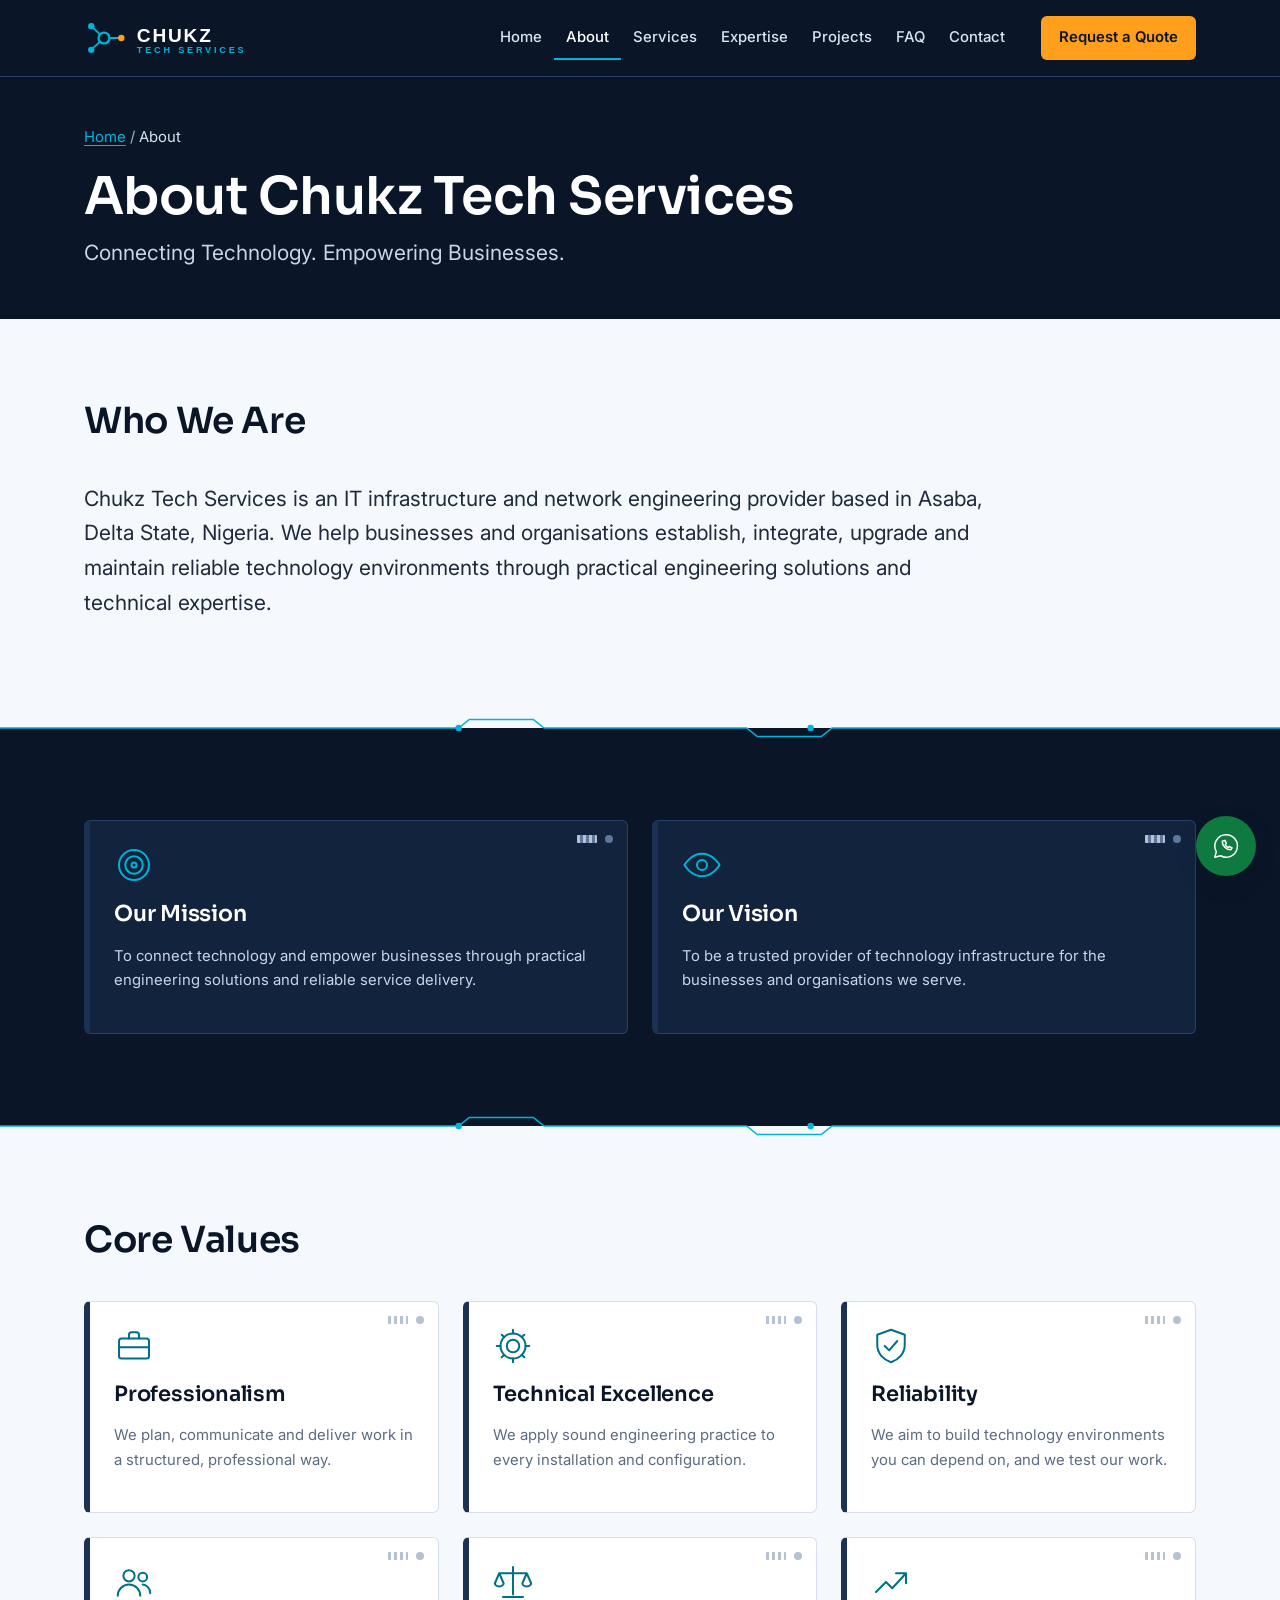
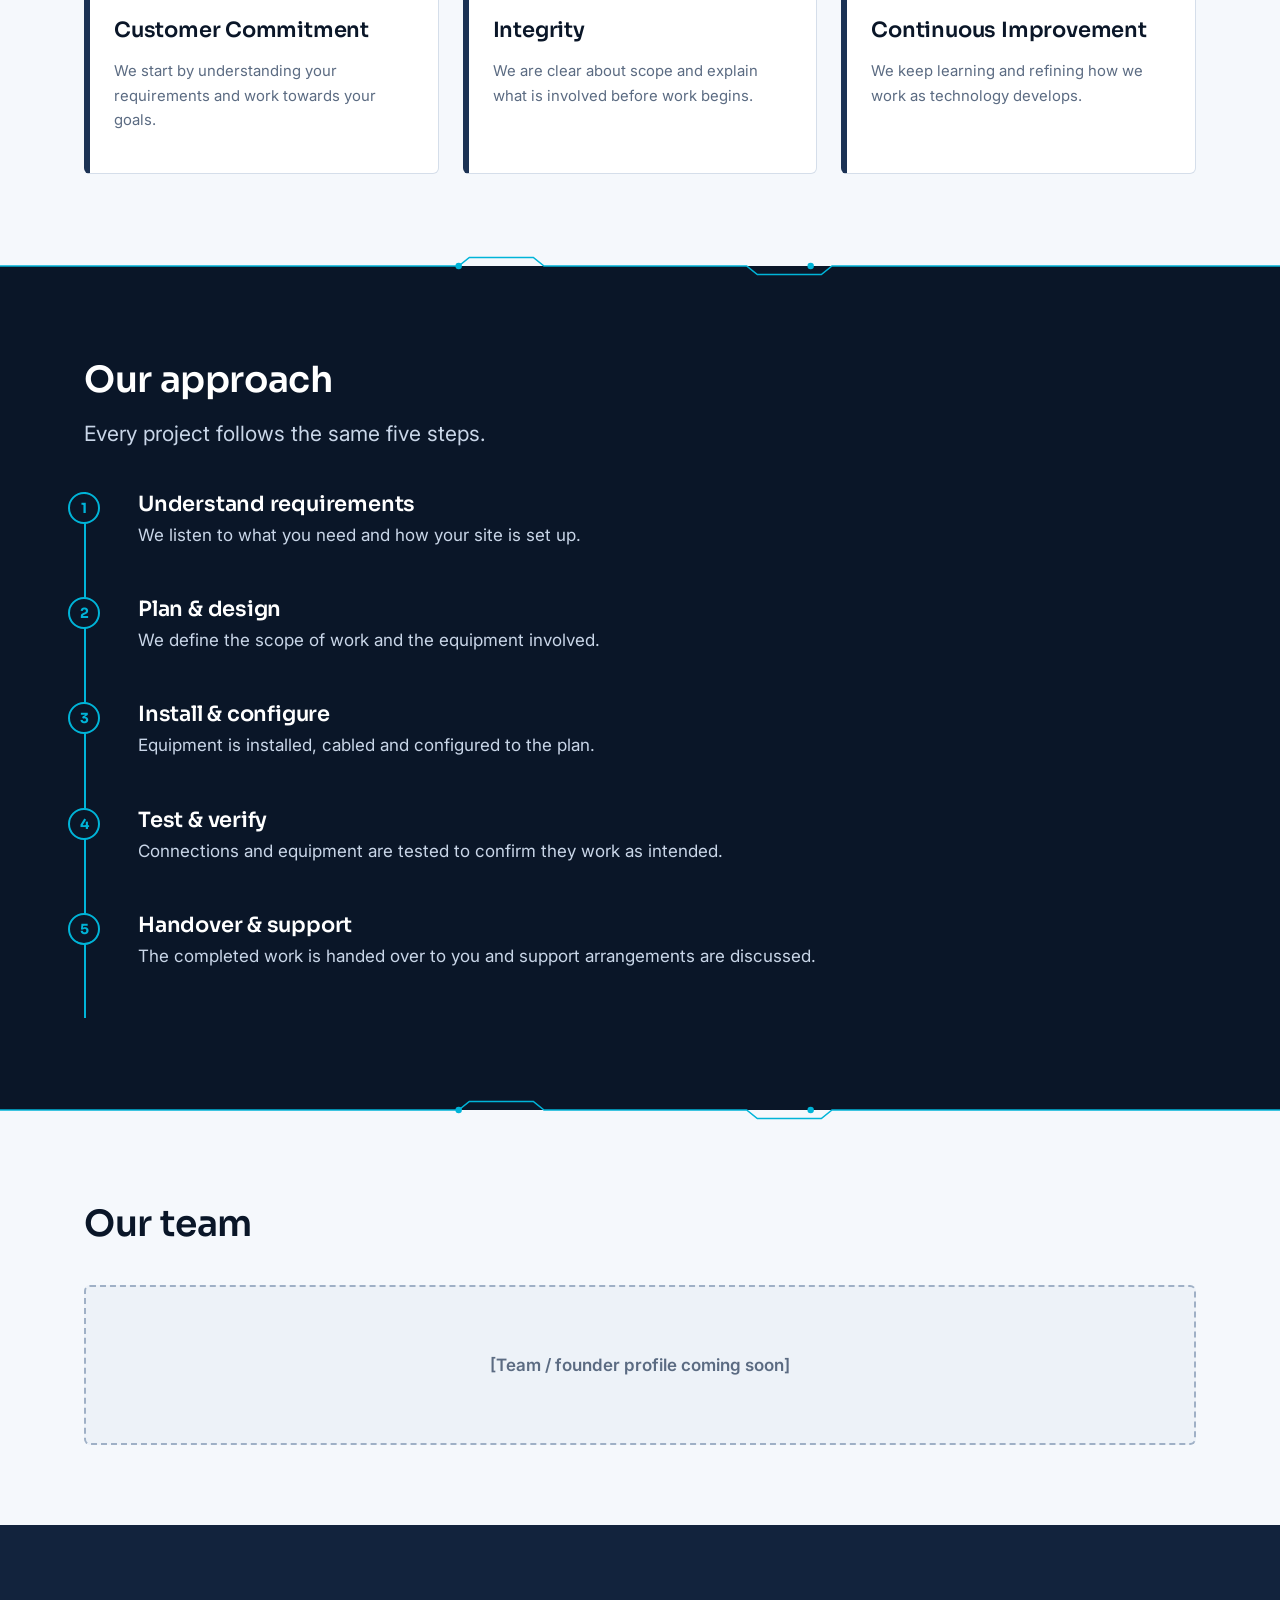
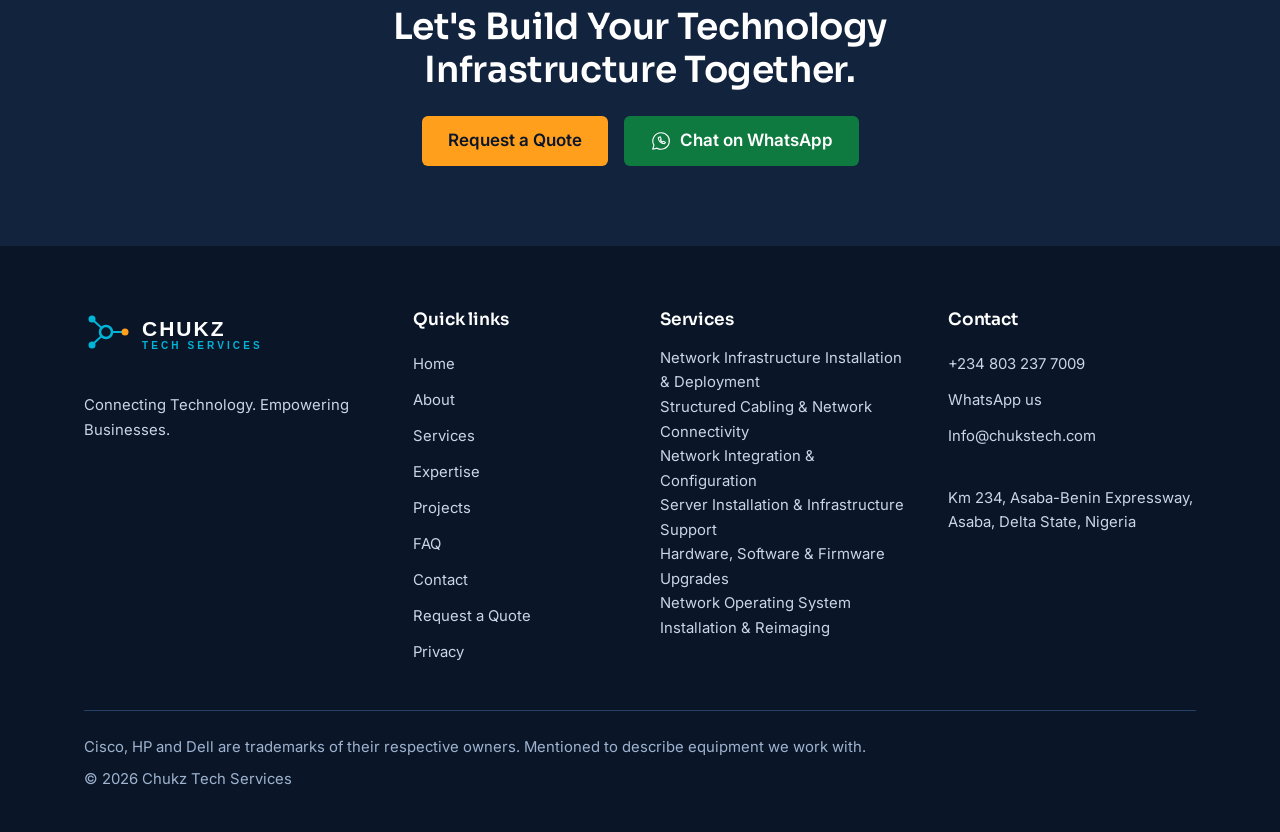
<file: chukz/about.html>
<!DOCTYPE html>
<html lang="en-GB" class="no-js">
<head>
<meta charset="utf-8">
<meta name="viewport" content="width=device-width, initial-scale=1">
<title>About Chukz Tech Services | Asaba, Delta State</title>
<meta name="description" content="Learn about Chukz Tech Services, an IT infrastructure and network engineering provider in Asaba, Delta State: our mission, values and approach.">
<!-- OWNER: replace https://www.example.com with the real domain (canonical, og:url, og:image) -->
<link rel="canonical" href="https://www.example.com/about.html">
<meta name="theme-color" content="#0A1628">
<meta property="og:type" content="website"><meta property="og:site_name" content="Chukz Tech Services">
<meta property="og:title" content="About Chukz Tech Services | Asaba, Delta State"><meta property="og:description" content="Learn about Chukz Tech Services, an IT infrastructure and network engineering provider in Asaba, Delta State: our mission, values and approach.">
<meta property="og:url" content="https://www.example.com/about.html"><meta property="og:image" content="https://www.example.com/assets/og-image.png">
<meta name="twitter:card" content="summary_large_image"><meta name="twitter:title" content="About Chukz Tech Services | Asaba, Delta State">
<meta name="twitter:description" content="Learn about Chukz Tech Services, an IT infrastructure and network engineering provider in Asaba, Delta State: our mission, values and approach."><meta name="twitter:image" content="https://www.example.com/assets/og-image.png">
<link rel="icon" href="assets/favicon.svg" type="image/svg+xml">
<link rel="preconnect" href="https://fonts.googleapis.com"><link rel="preconnect" href="https://fonts.gstatic.com" crossorigin>
<link rel="stylesheet" href="https://fonts.googleapis.com/css2?family=Inter:wght@400;600&amp;family=Sora:wght@600&amp;display=swap">
<link rel="stylesheet" href="css/styles.css">
<script type="application/ld+json">{"@context": "https://schema.org", "@type": "BreadcrumbList", "itemListElement": [{"@type": "ListItem", "position": 1, "name": "Home", "item": "https://www.example.com/index.html"}, {"@type": "ListItem", "position": 2, "name": "About", "item": "https://www.example.com/about.html"}]}</script>
</head>
<body>
<svg xmlns="http://www.w3.org/2000/svg" style="display:none" aria-hidden="true" focusable="false">

<symbol id="i-network" viewBox="0 0 32 32"><rect x="12" y="3" width="8" height="6" rx="1"/><rect x="3" y="23" width="8" height="6" rx="1"/><rect x="21" y="23" width="8" height="6" rx="1"/><path d="M16 9v8M7 23v-4a2 2 0 0 1 2-2h14a2 2 0 0 1 2 2v4"/></symbol>
<symbol id="i-cable" viewBox="0 0 32 32"><path d="M9 18V6a2 2 0 0 1 2-2h10a2 2 0 0 1 2 2v12z"/><path d="M12 8v5M16 8v5M20 8v5"/><rect x="12" y="18" width="8" height="5"/><path d="M16 23v7"/></symbol>
<symbol id="i-integration" viewBox="0 0 32 32"><circle cx="7" cy="16" r="4"/><circle cx="25" cy="7" r="4"/><circle cx="25" cy="25" r="4"/><path d="M11 16h5M16 16l5-6M16 16l5 6"/></symbol>
<symbol id="i-server" viewBox="0 0 32 32"><rect x="4" y="5" width="24" height="9" rx="1.5"/><rect x="4" y="18" width="24" height="9" rx="1.5"/><path d="M9 9.5h.01M9 22.5h.01M14 9.5h9M14 22.5h9"/></symbol>
<symbol id="i-chip" viewBox="0 0 32 32"><rect x="9" y="9" width="14" height="14" rx="2"/><rect x="13" y="13" width="6" height="6"/><path d="M12 9V4M16 9V4M20 9V4M12 28v-5M16 28v-5M20 28v-5M9 12H4M9 16H4M9 20H4M28 12h-5M28 16h-5M28 20h-5"/></symbol>
<symbol id="i-reimage" viewBox="0 0 32 32"><rect x="3" y="5" width="26" height="17" rx="2"/><path d="M11 27h10M16 22v5M21 14a5 5 0 1 0-1.5 3.5M21 10v4h-4"/></symbol>
<symbol id="i-troubleshoot" viewBox="0 0 32 32"><circle cx="13" cy="13" r="9"/><path d="M20 20l9 9M7.5 13h2.5l2-4 3 8 1.5-4h2"/></symbol>
<symbol id="i-remote" viewBox="0 0 32 32"><rect x="5" y="14" width="22" height="13" rx="2"/><path d="M11 10a7.5 7.5 0 0 1 10 0M13.5 12.8a4 4 0 0 1 5 0M14 18l8 3-3.5 1-1 3.5z"/></symbol>
<symbol id="i-phone" viewBox="0 0 32 32"><path d="M7 4h5l2 6-3 2a14 14 0 0 0 7 7l2-3 6 2v5a2 2 0 0 1-2 2A21 21 0 0 1 5 6a2 2 0 0 1 2-2z"/></symbol>
<symbol id="i-whatsapp" viewBox="0 0 32 32"><path d="M16 4a12 12 0 0 0-10.3 18L4 28l6.2-1.6A12 12 0 1 0 16 4z"/><path d="M12 11c0 5 4 9 9 9l1.5-2-3-1.5-1.2 1a6 6 0 0 1-3-3l1-1.2L15 10z"/></symbol>
<symbol id="i-mail" viewBox="0 0 32 32"><rect x="3" y="7" width="26" height="18" rx="2"/><path d="M4 9l12 9 12-9"/></symbol>
<symbol id="i-pin" viewBox="0 0 32 32"><path d="M16 29s9-8 9-15a9 9 0 0 0-18 0c0 7 9 15 9 15z"/><circle cx="16" cy="14" r="3"/></symbol>
<symbol id="i-shield" viewBox="0 0 32 32"><path d="M16 3l11 4v8c0 7-5 12-11 14C10 27 5 22 5 15V7z"/><path d="M11 16l3.5 3.5L21 12"/></symbol>
<symbol id="i-quote" viewBox="0 0 32 32"><path d="M8 3h12l6 6v20H8z"/><path d="M20 3v6h6M12 15h10M12 20h10M12 25h6"/></symbol>
<symbol id="i-gear" viewBox="0 0 32 32"><circle cx="16" cy="16" r="5"/><circle cx="16" cy="16" r="10"/><path d="M16 3v3M16 26v3M3 16h3M26 16h3M7 7l2 2M23 23l2 2M7 25l2-2M23 9l2-2"/></symbol>
<symbol id="i-users" viewBox="0 0 32 32"><circle cx="12" cy="11" r="4.5"/><path d="M3 27a9 9 0 0 1 18 0"/><circle cx="23" cy="12" r="3.5"/><path d="M23 18a7 7 0 0 1 6 7"/></symbol>
<symbol id="i-scale" viewBox="0 0 32 32"><path d="M16 4v22M8 28h16M5 9h22M5 9L1.5 17a3.5 2.5 0 0 0 7 0zM27 9l-3.5 8a3.5 2.5 0 0 0 7 0z"/></symbol>
<symbol id="i-trend" viewBox="0 0 32 32"><path d="M4 24l8-8 5 5 11-12M20 9h8v8"/></symbol>
<symbol id="i-briefcase" viewBox="0 0 32 32"><rect x="4" y="10" width="24" height="16" rx="2"/><path d="M12 10V7a2 2 0 0 1 2-2h4a2 2 0 0 1 2 2v3M4 17h24"/></symbol>
<symbol id="i-building" viewBox="0 0 32 32"><rect x="7" y="4" width="18" height="24" rx="1.5"/><path d="M12 9h2M18 9h2M12 14h2M18 14h2M12 19h2M18 19h2M14 28v-4h4v4"/></symbol>
<symbol id="i-check" viewBox="0 0 32 32"><circle cx="16" cy="16" r="12"/><path d="M10 16.5l4 4 8-9"/></symbol>
<symbol id="i-target" viewBox="0 0 32 32"><circle cx="16" cy="16" r="12"/><circle cx="16" cy="16" r="7"/><circle cx="16" cy="16" r="2"/></symbol>
<symbol id="i-eye" viewBox="0 0 32 32"><path d="M2 16s5-9 14-9 14 9 14 9-5 9-14 9S2 16 2 16z"/><circle cx="16" cy="16" r="4"/></symbol>
</svg>
<a class="skip-link" href="#main">Skip to main content</a>
<header class="site-header">
<div class="container header-inner">
<a class="brand" href="index.html" aria-label="Chukz Tech Services, home"><img src="assets/logo.svg" alt="Chukz Tech Services" width="200" height="44"></a>
<div class="header-flex">
<nav id="nav-panel" class="nav-panel" aria-label="Primary"><ul class="nav-list"><li><a href="index.html">Home</a></li><li><a href="about.html" aria-current="page">About</a></li><li><a href="services.html">Services</a></li><li><a href="expertise.html">Expertise</a></li><li><a href="projects.html">Projects</a></li><li><a href="faq.html">FAQ</a></li><li><a href="contact.html">Contact</a></li></ul>
<div class="panel-cta"><a class="btn btn-primary btn-block" href="request-quote.html">Request a Quote</a></div></nav>
<div class="header-cta"><a class="btn btn-primary" href="request-quote.html">Request a Quote</a>
<button class="nav-toggle" type="button" aria-expanded="false" aria-controls="nav-panel" aria-label="Open menu"><span class="bars"></span></button></div>
</div></div></header>
<main id="main">
<section class="page-hero"><div class="container">
<nav class="breadcrumb" aria-label="Breadcrumb"><a href="index.html">Home</a> / <span aria-current="page">About</span></nav>
<h1>About Chukz Tech Services</h1><p>Connecting Technology. Empowering Businesses.</p></div></section>
<section class="section light" id="who"><div class="container"><!-- OWNER: confirm wording against source -->
<div class="section-head reveal"><h2>Who We Are</h2></div>
<p class="reveal" style="font-size:var(--fs-lg)">Chukz Tech Services is an IT infrastructure and network engineering provider based in Asaba, Delta State, Nigeria. We help businesses and organisations establish, integrate, upgrade and maintain reliable technology environments through practical engineering solutions and technical expertise.</p></div></section>
<svg class="divider l2d" viewBox="0 0 1200 24" preserveAspectRatio="xMidYMid slice" aria-hidden="true" focusable="false"><path d="M0 12H430l10-8h60l10 8h190l10 8h60l10-8H1200"/><circle cx="430" cy="12" r="3"/><circle cx="760" cy="12" r="3"/></svg>
<section class="section dark dotgrid" id="mission"><div class="container"><!-- OWNER: confirm wording against source -->
<div class="cards-2">
<article class="rack reveal"><svg class="icon" aria-hidden="true" focusable="false"><use href="#i-target"/></svg><h2 style="font-size:var(--fs-h3)">Our Mission</h2><p>To connect technology and empower businesses through practical engineering solutions and reliable service delivery.</p></article>
<article class="rack reveal"><svg class="icon" aria-hidden="true" focusable="false"><use href="#i-eye"/></svg><h2 style="font-size:var(--fs-h3)">Our Vision</h2><p>To be a trusted provider of technology infrastructure for the businesses and organisations we serve.</p></article>
</div></div></section>
<svg class="divider d2l" viewBox="0 0 1200 24" preserveAspectRatio="xMidYMid slice" aria-hidden="true" focusable="false"><path d="M0 12H430l10-8h60l10 8h190l10 8h60l10-8H1200"/><circle cx="430" cy="12" r="3"/><circle cx="760" cy="12" r="3"/></svg>
<section class="section light" id="values"><div class="container">
<div class="section-head reveal"><h2>Core Values</h2></div>
<div class="cards-3"><article class="rack reveal"><svg class="icon" aria-hidden="true" focusable="false"><use href="#i-briefcase"/></svg><h3>Professionalism</h3><p>We plan, communicate and deliver work in a structured, professional way.</p></article><article class="rack reveal"><svg class="icon" aria-hidden="true" focusable="false"><use href="#i-gear"/></svg><h3>Technical Excellence</h3><p>We apply sound engineering practice to every installation and configuration.</p></article><article class="rack reveal"><svg class="icon" aria-hidden="true" focusable="false"><use href="#i-shield"/></svg><h3>Reliability</h3><p>We aim to build technology environments you can depend on, and we test our work.</p></article><article class="rack reveal"><svg class="icon" aria-hidden="true" focusable="false"><use href="#i-users"/></svg><h3>Customer Commitment</h3><p>We start by understanding your requirements and work towards your goals.</p></article><article class="rack reveal"><svg class="icon" aria-hidden="true" focusable="false"><use href="#i-scale"/></svg><h3>Integrity</h3><p>We are clear about scope and explain what is involved before work begins.</p></article><article class="rack reveal"><svg class="icon" aria-hidden="true" focusable="false"><use href="#i-trend"/></svg><h3>Continuous Improvement</h3><p>We keep learning and refining how we work as technology develops.</p></article></div></div></section>
<svg class="divider l2d" viewBox="0 0 1200 24" preserveAspectRatio="xMidYMid slice" aria-hidden="true" focusable="false"><path d="M0 12H430l10-8h60l10 8h190l10 8h60l10-8H1200"/><circle cx="430" cy="12" r="3"/><circle cx="760" cy="12" r="3"/></svg>
<section class="section dark" id="approach"><div class="container">
<div class="section-head reveal"><h2>Our approach</h2><p>Every project follows the same five steps.</p></div>
<ol class="timeline"><li class="reveal"><h3>Understand requirements</h3><p>We listen to what you need and how your site is set up.</p></li><li class="reveal"><h3>Plan & design</h3><p>We define the scope of work and the equipment involved.</p></li><li class="reveal"><h3>Install & configure</h3><p>Equipment is installed, cabled and configured to the plan.</p></li><li class="reveal"><h3>Test & verify</h3><p>Connections and equipment are tested to confirm they work as intended.</p></li><li class="reveal"><h3>Handover & support</h3><p>The completed work is handed over to you and support arrangements are discussed.</p></li></ol></div></section>
<svg class="divider d2l" viewBox="0 0 1200 24" preserveAspectRatio="xMidYMid slice" aria-hidden="true" focusable="false"><path d="M0 12H430l10-8h60l10 8h190l10 8h60l10-8H1200"/><circle cx="430" cy="12" r="3"/><circle cx="760" cy="12" r="3"/></svg>
<section class="section light" id="team"><div class="container">
<div class="section-head reveal"><h2>Our team</h2></div>
<div class="placeholder reveal"><!-- OWNER: replace -->[Team / founder profile coming soon]</div></div></section>
<section class="section band dotgrid"><div class="container"><h2>Let's Build Your Technology Infrastructure Together.</h2>
<div class="btn-row"><a class="btn btn-primary" href="request-quote.html">Request a Quote</a><a class="btn btn-wa" href="https://wa.me/2348032377009" rel="noopener"><svg class="icon icon-sm" aria-hidden="true" focusable="false"><use href="#i-whatsapp"/></svg>Chat on WhatsApp</a></div></div></section>
</main>
<footer class="site-footer"><div class="container">
<div class="footer-grid">
<div><img src="assets/logo.svg" alt="Chukz Tech Services" width="200" height="44" loading="lazy"><p class="mt-4">Connecting Technology. Empowering Businesses.</p>
<!-- OWNER: add social links here once real URLs exist
<ul><li><a href="">Facebook</a></li><li><a href="">LinkedIn</a></li></ul> --></div>
<div><h2>Quick links</h2><ul><li><a href="index.html">Home</a></li><li><a href="about.html">About</a></li><li><a href="services.html">Services</a></li><li><a href="expertise.html">Expertise</a></li><li><a href="projects.html">Projects</a></li><li><a href="faq.html">FAQ</a></li><li><a href="contact.html">Contact</a></li><li><a href="request-quote.html">Request a Quote</a></li><li><a href="privacy.html">Privacy</a></li></ul></div>
<div><h2>Services</h2><ul><li><a href="services.html#network-infrastructure">Network Infrastructure Installation &amp; Deployment</a></li><li><a href="services.html#structured-cabling">Structured Cabling &amp; Network Connectivity</a></li><li><a href="services.html#network-integration">Network Integration &amp; Configuration</a></li><li><a href="services.html#server-installation">Server Installation &amp; Infrastructure Support</a></li><li><a href="services.html#upgrades">Hardware, Software &amp; Firmware Upgrades</a></li><li><a href="services.html#os-reimaging">Network Operating System Installation &amp; Reimaging</a></li></ul></div>
<div><h2>Contact</h2><ul>
<li><a href="tel:+2348032377009">+234 803 237 7009</a></li>
<li><a href="https://wa.me/2348032377009" rel="noopener">WhatsApp us</a></li>
<li><a href="mailto:Info@chukstech.com">Info@chukstech.com</a></li></ul>
<p class="mt-4">Km 234, Asaba-Benin Expressway, Asaba, Delta State, Nigeria</p></div>
</div>
<div class="footer-bottom">
<p>Cisco, HP and Dell are trademarks of their respective owners. Mentioned to describe equipment we work with.</p>
<p>&copy; <span data-year>2026</span> Chukz Tech Services</p></div>
</div></footer>
<div class="mobile-bar" aria-label="Quick contact">
<a href="tel:+2348032377009"><svg class="icon" aria-hidden="true" focusable="false"><use href="#i-phone"/></svg>Call</a>
<a href="https://wa.me/2348032377009" rel="noopener"><svg class="icon" aria-hidden="true" focusable="false"><use href="#i-whatsapp"/></svg>WhatsApp</a>
<a href="request-quote.html"><svg class="icon" aria-hidden="true" focusable="false"><use href="#i-quote"/></svg>Get Quote</a></div>
<a class="wa-float" href="https://wa.me/2348032377009" rel="noopener" aria-label="Chat on WhatsApp"><svg class="icon" aria-hidden="true" focusable="false"><use href="#i-whatsapp"/></svg></a>
<script src="js/main.js" defer></script>
</body>
</html>
</file>
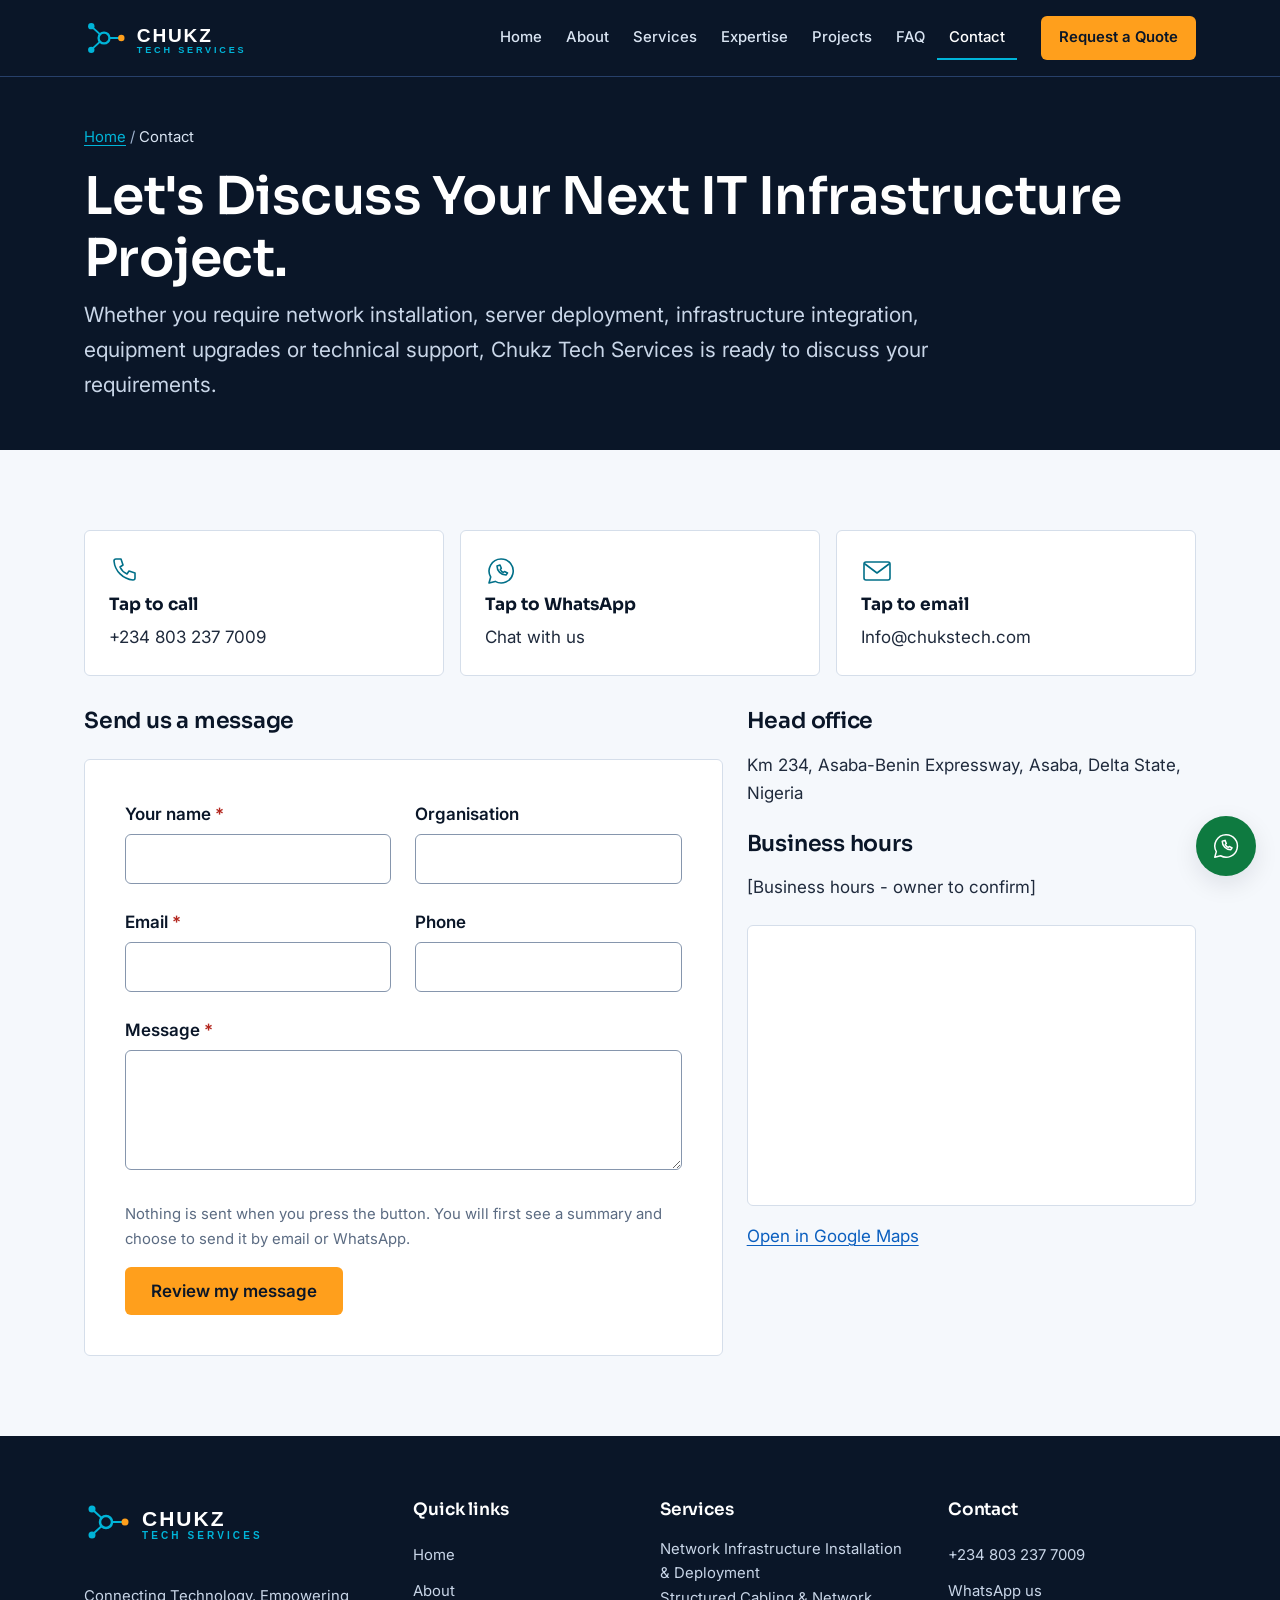
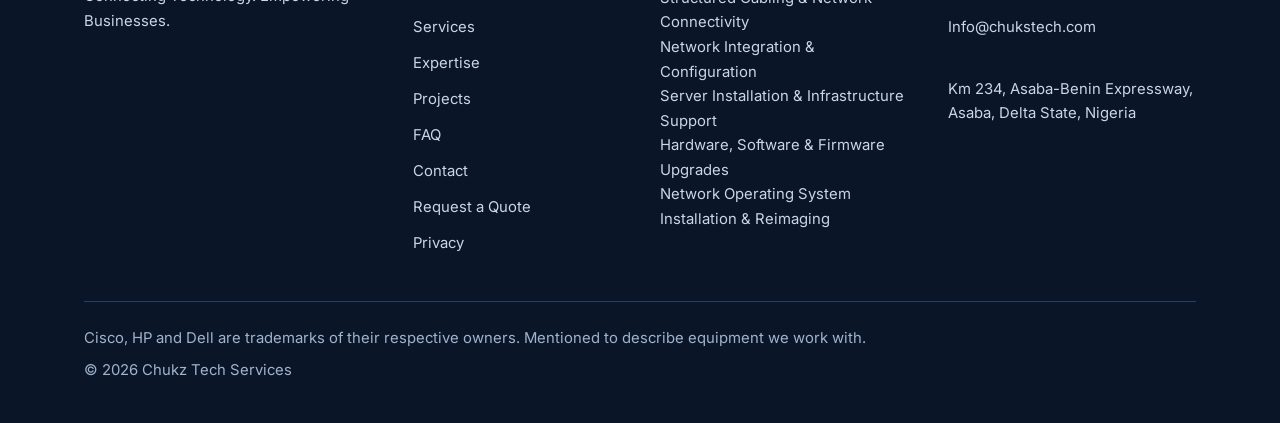
<file: chukz/contact.html>
<!DOCTYPE html>
<html lang="en-GB" class="no-js">
<head>
<meta charset="utf-8">
<meta name="viewport" content="width=device-width, initial-scale=1">
<title>Contact Chukz Tech Services | Asaba, Delta State</title>
<meta name="description" content="Contact Chukz Tech Services in Asaba, Delta State to discuss network installation, server deployment, integration, upgrades or technical support.">
<!-- OWNER: replace https://www.example.com with the real domain (canonical, og:url, og:image) -->
<link rel="canonical" href="https://www.example.com/contact.html">
<meta name="theme-color" content="#0A1628">
<meta property="og:type" content="website"><meta property="og:site_name" content="Chukz Tech Services">
<meta property="og:title" content="Contact Chukz Tech Services | Asaba, Delta State"><meta property="og:description" content="Contact Chukz Tech Services in Asaba, Delta State to discuss network installation, server deployment, integration, upgrades or technical support.">
<meta property="og:url" content="https://www.example.com/contact.html"><meta property="og:image" content="https://www.example.com/assets/og-image.png">
<meta name="twitter:card" content="summary_large_image"><meta name="twitter:title" content="Contact Chukz Tech Services | Asaba, Delta State">
<meta name="twitter:description" content="Contact Chukz Tech Services in Asaba, Delta State to discuss network installation, server deployment, integration, upgrades or technical support."><meta name="twitter:image" content="https://www.example.com/assets/og-image.png">
<link rel="icon" href="assets/favicon.svg" type="image/svg+xml">
<link rel="preconnect" href="https://fonts.googleapis.com"><link rel="preconnect" href="https://fonts.gstatic.com" crossorigin>
<link rel="stylesheet" href="https://fonts.googleapis.com/css2?family=Inter:wght@400;600&amp;family=Sora:wght@600&amp;display=swap">
<link rel="stylesheet" href="css/styles.css">
<script type="application/ld+json">{"@context": "https://schema.org", "@type": "ProfessionalService", "name": "Chukz Tech Services", "description": "IT infrastructure and network engineering provider.", "url": "https://www.example.com/", "telephone": "+2348032377009", "email": "Info@chukstech.com", "address": {"@type": "PostalAddress", "streetAddress": "Km 234, Asaba-Benin Expressway", "addressLocality": "Asaba", "addressRegion": "Delta State", "addressCountry": "NG"}}</script>
<script type="application/ld+json">{"@context": "https://schema.org", "@type": "BreadcrumbList", "itemListElement": [{"@type": "ListItem", "position": 1, "name": "Home", "item": "https://www.example.com/index.html"}, {"@type": "ListItem", "position": 2, "name": "Contact", "item": "https://www.example.com/contact.html"}]}</script>
</head>
<body>
<svg xmlns="http://www.w3.org/2000/svg" style="display:none" aria-hidden="true" focusable="false">

<symbol id="i-network" viewBox="0 0 32 32"><rect x="12" y="3" width="8" height="6" rx="1"/><rect x="3" y="23" width="8" height="6" rx="1"/><rect x="21" y="23" width="8" height="6" rx="1"/><path d="M16 9v8M7 23v-4a2 2 0 0 1 2-2h14a2 2 0 0 1 2 2v4"/></symbol>
<symbol id="i-cable" viewBox="0 0 32 32"><path d="M9 18V6a2 2 0 0 1 2-2h10a2 2 0 0 1 2 2v12z"/><path d="M12 8v5M16 8v5M20 8v5"/><rect x="12" y="18" width="8" height="5"/><path d="M16 23v7"/></symbol>
<symbol id="i-integration" viewBox="0 0 32 32"><circle cx="7" cy="16" r="4"/><circle cx="25" cy="7" r="4"/><circle cx="25" cy="25" r="4"/><path d="M11 16h5M16 16l5-6M16 16l5 6"/></symbol>
<symbol id="i-server" viewBox="0 0 32 32"><rect x="4" y="5" width="24" height="9" rx="1.5"/><rect x="4" y="18" width="24" height="9" rx="1.5"/><path d="M9 9.5h.01M9 22.5h.01M14 9.5h9M14 22.5h9"/></symbol>
<symbol id="i-chip" viewBox="0 0 32 32"><rect x="9" y="9" width="14" height="14" rx="2"/><rect x="13" y="13" width="6" height="6"/><path d="M12 9V4M16 9V4M20 9V4M12 28v-5M16 28v-5M20 28v-5M9 12H4M9 16H4M9 20H4M28 12h-5M28 16h-5M28 20h-5"/></symbol>
<symbol id="i-reimage" viewBox="0 0 32 32"><rect x="3" y="5" width="26" height="17" rx="2"/><path d="M11 27h10M16 22v5M21 14a5 5 0 1 0-1.5 3.5M21 10v4h-4"/></symbol>
<symbol id="i-troubleshoot" viewBox="0 0 32 32"><circle cx="13" cy="13" r="9"/><path d="M20 20l9 9M7.5 13h2.5l2-4 3 8 1.5-4h2"/></symbol>
<symbol id="i-remote" viewBox="0 0 32 32"><rect x="5" y="14" width="22" height="13" rx="2"/><path d="M11 10a7.5 7.5 0 0 1 10 0M13.5 12.8a4 4 0 0 1 5 0M14 18l8 3-3.5 1-1 3.5z"/></symbol>
<symbol id="i-phone" viewBox="0 0 32 32"><path d="M7 4h5l2 6-3 2a14 14 0 0 0 7 7l2-3 6 2v5a2 2 0 0 1-2 2A21 21 0 0 1 5 6a2 2 0 0 1 2-2z"/></symbol>
<symbol id="i-whatsapp" viewBox="0 0 32 32"><path d="M16 4a12 12 0 0 0-10.3 18L4 28l6.2-1.6A12 12 0 1 0 16 4z"/><path d="M12 11c0 5 4 9 9 9l1.5-2-3-1.5-1.2 1a6 6 0 0 1-3-3l1-1.2L15 10z"/></symbol>
<symbol id="i-mail" viewBox="0 0 32 32"><rect x="3" y="7" width="26" height="18" rx="2"/><path d="M4 9l12 9 12-9"/></symbol>
<symbol id="i-pin" viewBox="0 0 32 32"><path d="M16 29s9-8 9-15a9 9 0 0 0-18 0c0 7 9 15 9 15z"/><circle cx="16" cy="14" r="3"/></symbol>
<symbol id="i-shield" viewBox="0 0 32 32"><path d="M16 3l11 4v8c0 7-5 12-11 14C10 27 5 22 5 15V7z"/><path d="M11 16l3.5 3.5L21 12"/></symbol>
<symbol id="i-quote" viewBox="0 0 32 32"><path d="M8 3h12l6 6v20H8z"/><path d="M20 3v6h6M12 15h10M12 20h10M12 25h6"/></symbol>
<symbol id="i-gear" viewBox="0 0 32 32"><circle cx="16" cy="16" r="5"/><circle cx="16" cy="16" r="10"/><path d="M16 3v3M16 26v3M3 16h3M26 16h3M7 7l2 2M23 23l2 2M7 25l2-2M23 9l2-2"/></symbol>
<symbol id="i-users" viewBox="0 0 32 32"><circle cx="12" cy="11" r="4.5"/><path d="M3 27a9 9 0 0 1 18 0"/><circle cx="23" cy="12" r="3.5"/><path d="M23 18a7 7 0 0 1 6 7"/></symbol>
<symbol id="i-scale" viewBox="0 0 32 32"><path d="M16 4v22M8 28h16M5 9h22M5 9L1.5 17a3.5 2.5 0 0 0 7 0zM27 9l-3.5 8a3.5 2.5 0 0 0 7 0z"/></symbol>
<symbol id="i-trend" viewBox="0 0 32 32"><path d="M4 24l8-8 5 5 11-12M20 9h8v8"/></symbol>
<symbol id="i-briefcase" viewBox="0 0 32 32"><rect x="4" y="10" width="24" height="16" rx="2"/><path d="M12 10V7a2 2 0 0 1 2-2h4a2 2 0 0 1 2 2v3M4 17h24"/></symbol>
<symbol id="i-building" viewBox="0 0 32 32"><rect x="7" y="4" width="18" height="24" rx="1.5"/><path d="M12 9h2M18 9h2M12 14h2M18 14h2M12 19h2M18 19h2M14 28v-4h4v4"/></symbol>
<symbol id="i-check" viewBox="0 0 32 32"><circle cx="16" cy="16" r="12"/><path d="M10 16.5l4 4 8-9"/></symbol>
<symbol id="i-target" viewBox="0 0 32 32"><circle cx="16" cy="16" r="12"/><circle cx="16" cy="16" r="7"/><circle cx="16" cy="16" r="2"/></symbol>
<symbol id="i-eye" viewBox="0 0 32 32"><path d="M2 16s5-9 14-9 14 9 14 9-5 9-14 9S2 16 2 16z"/><circle cx="16" cy="16" r="4"/></symbol>
</svg>
<a class="skip-link" href="#main">Skip to main content</a>
<header class="site-header">
<div class="container header-inner">
<a class="brand" href="index.html" aria-label="Chukz Tech Services, home"><img src="assets/logo.svg" alt="Chukz Tech Services" width="200" height="44"></a>
<div class="header-flex">
<nav id="nav-panel" class="nav-panel" aria-label="Primary"><ul class="nav-list"><li><a href="index.html">Home</a></li><li><a href="about.html">About</a></li><li><a href="services.html">Services</a></li><li><a href="expertise.html">Expertise</a></li><li><a href="projects.html">Projects</a></li><li><a href="faq.html">FAQ</a></li><li><a href="contact.html" aria-current="page">Contact</a></li></ul>
<div class="panel-cta"><a class="btn btn-primary btn-block" href="request-quote.html">Request a Quote</a></div></nav>
<div class="header-cta"><a class="btn btn-primary" href="request-quote.html">Request a Quote</a>
<button class="nav-toggle" type="button" aria-expanded="false" aria-controls="nav-panel" aria-label="Open menu"><span class="bars"></span></button></div>
</div></div></header>
<main id="main">
<section class="page-hero"><div class="container">
<nav class="breadcrumb" aria-label="Breadcrumb"><a href="index.html">Home</a> / <span aria-current="page">Contact</span></nav>
<h1>Let's Discuss Your Next IT Infrastructure Project.</h1>
<p>Whether you require network installation, server deployment, infrastructure integration, equipment upgrades or technical support, Chukz Tech Services is ready to discuss your requirements.</p></div></section>
<section class="section light"><div class="container">
<div class="contact-cards">
<a class="contact-card" href="tel:+2348032377009"><svg class="icon" aria-hidden="true" focusable="false"><use href="#i-phone"/></svg><strong>Tap to call</strong><span>+234 803 237 7009</span></a>
<a class="contact-card" href="https://wa.me/2348032377009" rel="noopener"><svg class="icon" aria-hidden="true" focusable="false"><use href="#i-whatsapp"/></svg><strong>Tap to WhatsApp</strong><span>Chat with us</span></a>
<a class="contact-card" href="mailto:Info@chukstech.com"><svg class="icon" aria-hidden="true" focusable="false"><use href="#i-mail"/></svg><strong>Tap to email</strong><span>Info@chukstech.com</span></a></div>

<div class="grid">
<div class="col-7">
<h2 style="font-size:var(--fs-h3)">Send us a message</h2>
<div class="noscript-note"><noscript><div class="alert alert-info">The message form needs JavaScript. Please use the call, WhatsApp or email buttons above.</div></noscript></div>
<div class="form-card js-only">
<form id="contact-form" novalidate data-result="contact-result" aria-label="Contact form">
<div class="alert alert-error form-errors" role="alert" hidden></div>
<div class="hp" aria-hidden="true"><label>Leave this field empty<input type="text" name="website" tabindex="-1" autocomplete="off"></label></div>
<div class="form-grid two">
<div class="field" data-field="name"><label for="f-name">Your name <span class="req" aria-hidden="true">*</span></label><input type="text" id="f-name" name="name" autocomplete="name" aria-required="true" aria-describedby="err-name"><div class="field-error" id="err-name" aria-live="polite"></div></div>
<div class="field" data-field="org"><label for="f-org">Organisation</label><input type="text" id="f-org" name="org" autocomplete="organization" aria-describedby="err-org"><div class="field-error" id="err-org" aria-live="polite"></div></div>
<div class="field" data-field="email"><label for="f-email">Email <span class="req" aria-hidden="true">*</span></label><input type="email" id="f-email" name="email" autocomplete="email" aria-required="true" aria-describedby="err-email"><div class="field-error" id="err-email" aria-live="polite"></div></div>
<div class="field" data-field="phone"><label for="f-phone">Phone</label><input type="tel" id="f-phone" name="phone" autocomplete="tel" aria-describedby="err-phone"><div class="field-error" id="err-phone" aria-live="polite"></div></div>
</div>
<div class="field" data-field="message"><label for="f-message">Message <span class="req" aria-hidden="true">*</span></label><textarea id="f-message" name="message" aria-required="true" aria-describedby="err-message"></textarea><div class="field-error" id="err-message" aria-live="polite"></div></div>
<p style="color:var(--muted);font-size:var(--fs-sm)">Nothing is sent when you press the button. You will first see a summary and choose to send it by email or WhatsApp.</p>
<button class="btn btn-primary" type="submit">Review my message</button>
</form>
<div id="contact-result" hidden>
<h3 tabindex="-1">Your message summary</h3>
<div class="alert alert-info">Nothing has been sent yet. Choose how you would like to send this message to us.</div>
<pre class="summary-box" aria-label="Message summary"></pre>
<div class="btn-row"><a class="btn btn-primary" data-send-email href="mailto:Info@chukstech.com">Send via Email</a><a class="btn btn-wa" data-send-wa href="https://wa.me/2348032377009" rel="noopener">Send on WhatsApp</a><button class="btn btn-secondary" type="button" data-copy>Copy summary</button><button class="btn btn-ghost" type="button" data-edit>Edit message</button></div>
<p role="status" aria-live="polite" data-copy-status style="margin-top:var(--s2)"></p>
<p style="color:var(--muted);font-size:var(--fs-sm)">If your email app does not open, use Copy summary and send it to Info@chukstech.com.</p>
</div></div>
</div>

<div class="col-5">
<h2 style="font-size:var(--fs-h3)">Head office</h2>
<address style="font-style:normal">Km 234, Asaba-Benin Expressway, Asaba, Delta State, Nigeria</address>
<h2 style="font-size:var(--fs-h3);margin-top:var(--s3)">Business hours</h2>
<p><!-- OWNER: replace -->[Business hours - owner to confirm]</p>
<div class="map-wrap" style="margin-top:var(--s3)"><iframe title="Map showing Chukz Tech Services head office, Km 234 Asaba-Benin Expressway, Asaba" src="https://www.google.com/maps?q=Km+234+Asaba-Benin+Expressway,+Asaba,+Delta+State,+Nigeria&amp;output=embed" loading="lazy" referrerpolicy="no-referrer-when-downgrade" width="600" height="375"></iframe></div>
<p style="margin-top:var(--s2)"><a href="https://www.google.com/maps/search/?api=1&amp;query=Km+234+Asaba-Benin+Expressway,+Asaba,+Delta+State,+Nigeria" rel="noopener" target="_blank">Open in Google Maps<span class="sr-only"> (opens in a new tab)</span></a></p>
</div>
</div></div></section>
</main>
<footer class="site-footer"><div class="container">
<div class="footer-grid">
<div><img src="assets/logo.svg" alt="Chukz Tech Services" width="200" height="44" loading="lazy"><p class="mt-4">Connecting Technology. Empowering Businesses.</p>
<!-- OWNER: add social links here once real URLs exist
<ul><li><a href="">Facebook</a></li><li><a href="">LinkedIn</a></li></ul> --></div>
<div><h2>Quick links</h2><ul><li><a href="index.html">Home</a></li><li><a href="about.html">About</a></li><li><a href="services.html">Services</a></li><li><a href="expertise.html">Expertise</a></li><li><a href="projects.html">Projects</a></li><li><a href="faq.html">FAQ</a></li><li><a href="contact.html">Contact</a></li><li><a href="request-quote.html">Request a Quote</a></li><li><a href="privacy.html">Privacy</a></li></ul></div>
<div><h2>Services</h2><ul><li><a href="services.html#network-infrastructure">Network Infrastructure Installation &amp; Deployment</a></li><li><a href="services.html#structured-cabling">Structured Cabling &amp; Network Connectivity</a></li><li><a href="services.html#network-integration">Network Integration &amp; Configuration</a></li><li><a href="services.html#server-installation">Server Installation &amp; Infrastructure Support</a></li><li><a href="services.html#upgrades">Hardware, Software &amp; Firmware Upgrades</a></li><li><a href="services.html#os-reimaging">Network Operating System Installation &amp; Reimaging</a></li></ul></div>
<div><h2>Contact</h2><ul>
<li><a href="tel:+2348032377009">+234 803 237 7009</a></li>
<li><a href="https://wa.me/2348032377009" rel="noopener">WhatsApp us</a></li>
<li><a href="mailto:Info@chukstech.com">Info@chukstech.com</a></li></ul>
<p class="mt-4">Km 234, Asaba-Benin Expressway, Asaba, Delta State, Nigeria</p></div>
</div>
<div class="footer-bottom">
<p>Cisco, HP and Dell are trademarks of their respective owners. Mentioned to describe equipment we work with.</p>
<p>&copy; <span data-year>2026</span> Chukz Tech Services</p></div>
</div></footer>
<div class="mobile-bar" aria-label="Quick contact">
<a href="tel:+2348032377009"><svg class="icon" aria-hidden="true" focusable="false"><use href="#i-phone"/></svg>Call</a>
<a href="https://wa.me/2348032377009" rel="noopener"><svg class="icon" aria-hidden="true" focusable="false"><use href="#i-whatsapp"/></svg>WhatsApp</a>
<a href="request-quote.html"><svg class="icon" aria-hidden="true" focusable="false"><use href="#i-quote"/></svg>Get Quote</a></div>
<a class="wa-float" href="https://wa.me/2348032377009" rel="noopener" aria-label="Chat on WhatsApp"><svg class="icon" aria-hidden="true" focusable="false"><use href="#i-whatsapp"/></svg></a>
<script src="js/main.js" defer></script>
</body>
</html>
</file>
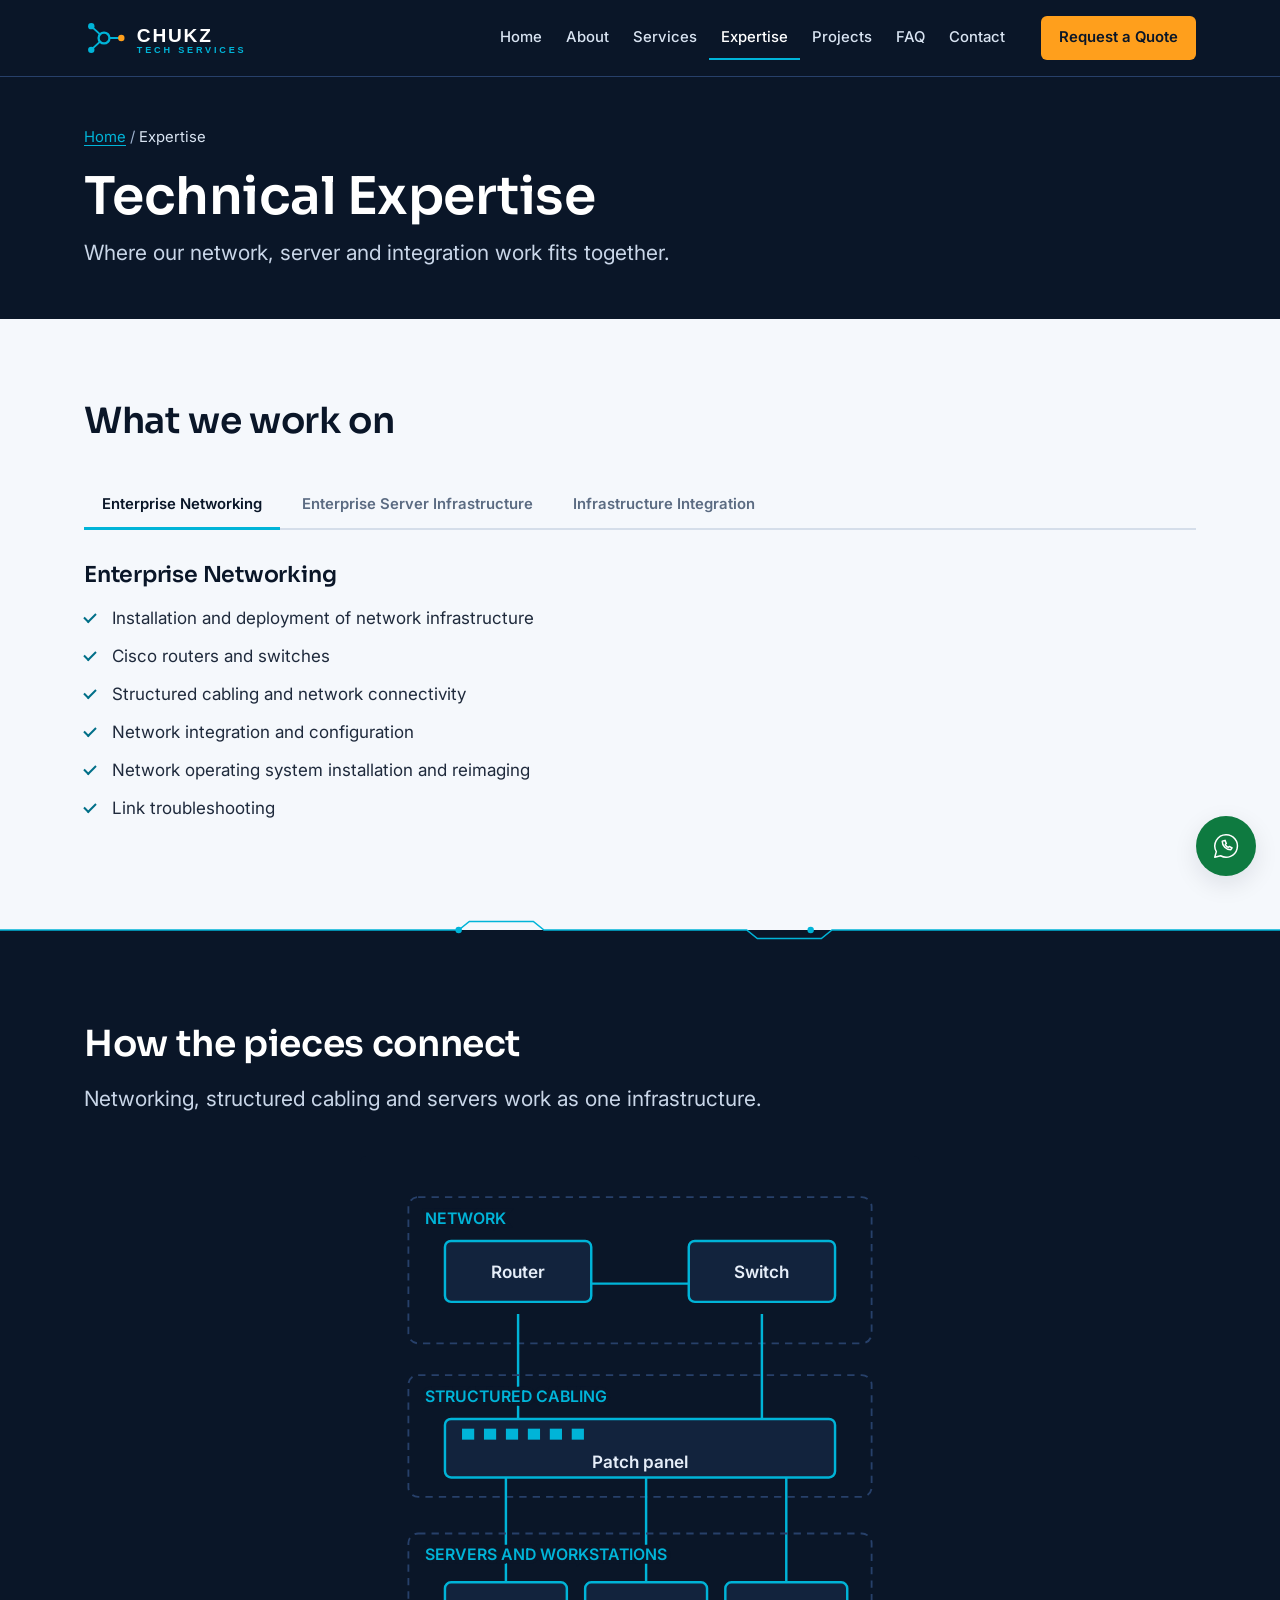
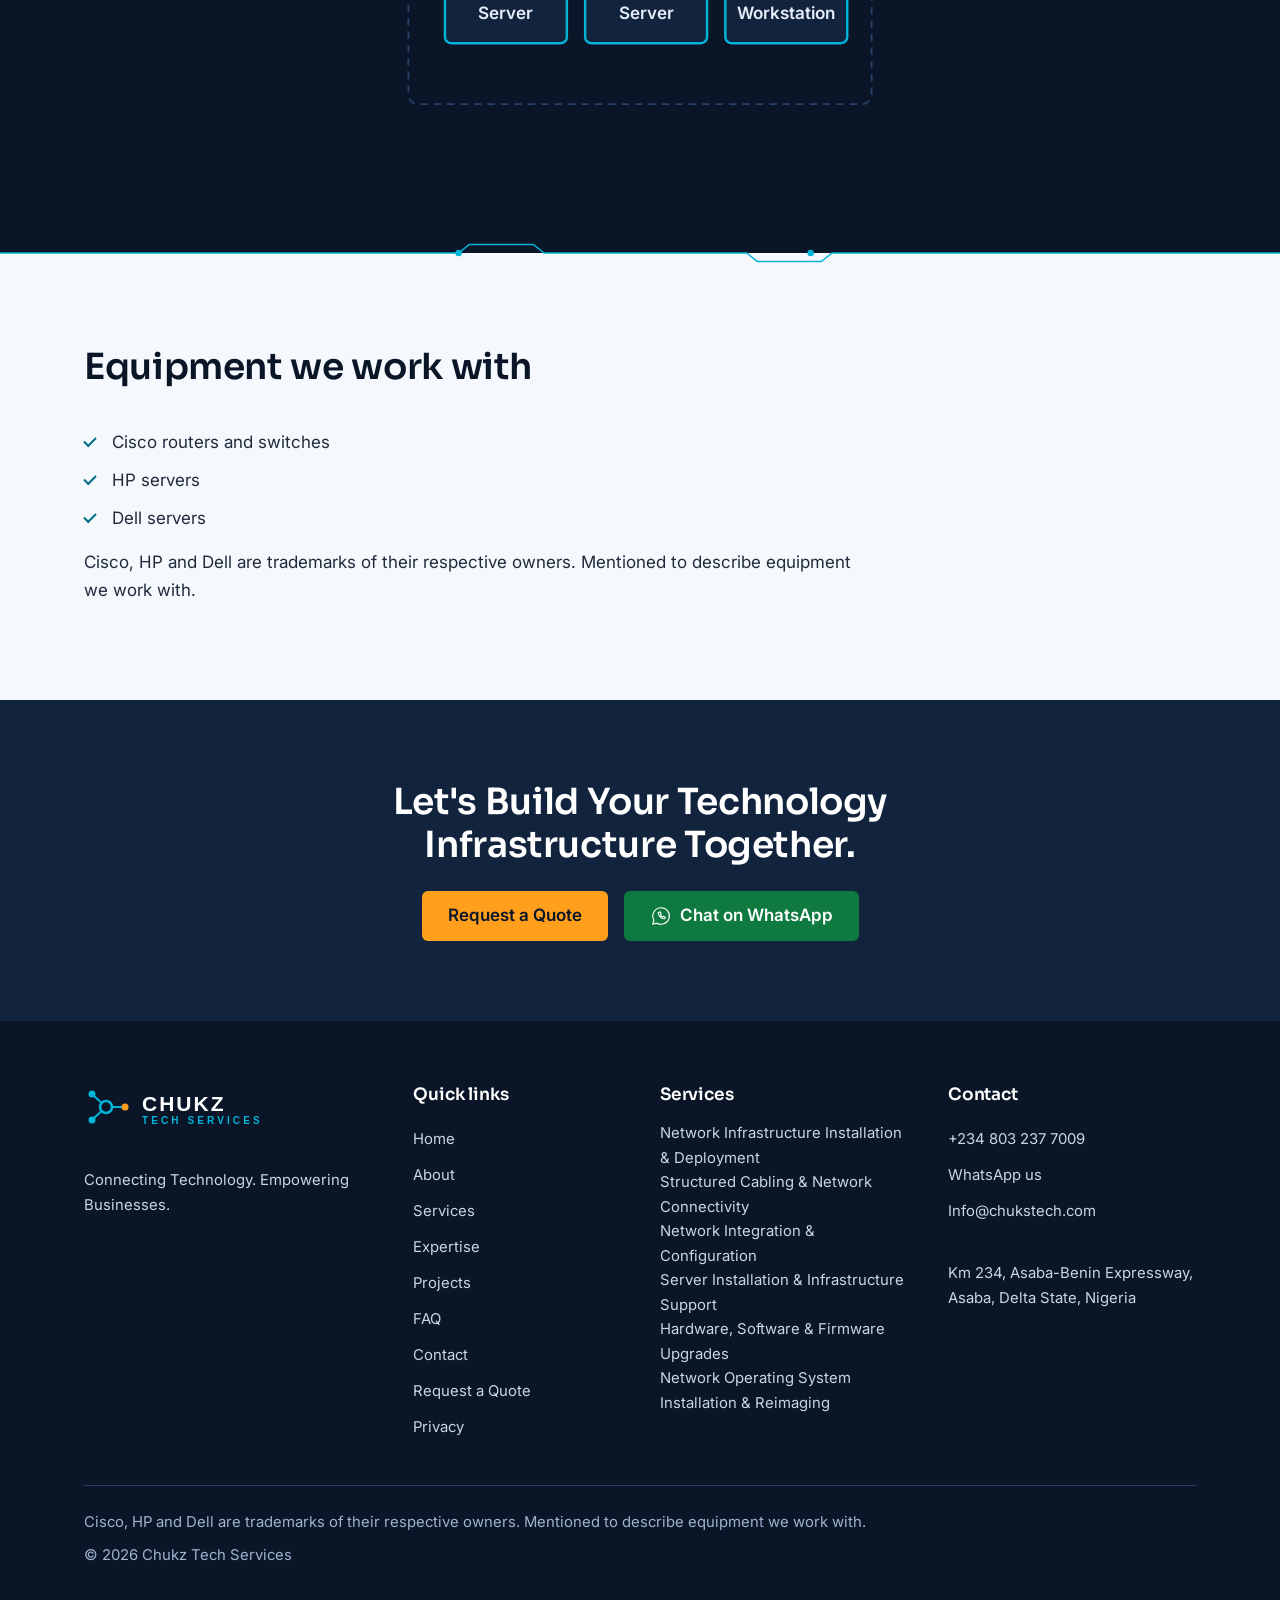
<file: chukz/expertise.html>
<!DOCTYPE html>
<html lang="en-GB" class="no-js">
<head>
<meta charset="utf-8">
<meta name="viewport" content="width=device-width, initial-scale=1">
<title>Network &amp; Server Expertise | Chukz Tech Services</title>
<meta name="description" content="Enterprise networking, server infrastructure and integration work by Chukz Tech Services, including Cisco, HP and Dell equipment, in Asaba, Delta State.">
<!-- OWNER: replace https://www.example.com with the real domain (canonical, og:url, og:image) -->
<link rel="canonical" href="https://www.example.com/expertise.html">
<meta name="theme-color" content="#0A1628">
<meta property="og:type" content="website"><meta property="og:site_name" content="Chukz Tech Services">
<meta property="og:title" content="Network &amp; Server Expertise | Chukz Tech Services"><meta property="og:description" content="Enterprise networking, server infrastructure and integration work by Chukz Tech Services, including Cisco, HP and Dell equipment, in Asaba, Delta State.">
<meta property="og:url" content="https://www.example.com/expertise.html"><meta property="og:image" content="https://www.example.com/assets/og-image.png">
<meta name="twitter:card" content="summary_large_image"><meta name="twitter:title" content="Network &amp; Server Expertise | Chukz Tech Services">
<meta name="twitter:description" content="Enterprise networking, server infrastructure and integration work by Chukz Tech Services, including Cisco, HP and Dell equipment, in Asaba, Delta State."><meta name="twitter:image" content="https://www.example.com/assets/og-image.png">
<link rel="icon" href="assets/favicon.svg" type="image/svg+xml">
<link rel="preconnect" href="https://fonts.googleapis.com"><link rel="preconnect" href="https://fonts.gstatic.com" crossorigin>
<link rel="stylesheet" href="https://fonts.googleapis.com/css2?family=Inter:wght@400;600&amp;family=Sora:wght@600&amp;display=swap">
<link rel="stylesheet" href="css/styles.css">
<script type="application/ld+json">{"@context": "https://schema.org", "@type": "BreadcrumbList", "itemListElement": [{"@type": "ListItem", "position": 1, "name": "Home", "item": "https://www.example.com/index.html"}, {"@type": "ListItem", "position": 2, "name": "Expertise", "item": "https://www.example.com/expertise.html"}]}</script>
</head>
<body>
<svg xmlns="http://www.w3.org/2000/svg" style="display:none" aria-hidden="true" focusable="false">

<symbol id="i-network" viewBox="0 0 32 32"><rect x="12" y="3" width="8" height="6" rx="1"/><rect x="3" y="23" width="8" height="6" rx="1"/><rect x="21" y="23" width="8" height="6" rx="1"/><path d="M16 9v8M7 23v-4a2 2 0 0 1 2-2h14a2 2 0 0 1 2 2v4"/></symbol>
<symbol id="i-cable" viewBox="0 0 32 32"><path d="M9 18V6a2 2 0 0 1 2-2h10a2 2 0 0 1 2 2v12z"/><path d="M12 8v5M16 8v5M20 8v5"/><rect x="12" y="18" width="8" height="5"/><path d="M16 23v7"/></symbol>
<symbol id="i-integration" viewBox="0 0 32 32"><circle cx="7" cy="16" r="4"/><circle cx="25" cy="7" r="4"/><circle cx="25" cy="25" r="4"/><path d="M11 16h5M16 16l5-6M16 16l5 6"/></symbol>
<symbol id="i-server" viewBox="0 0 32 32"><rect x="4" y="5" width="24" height="9" rx="1.5"/><rect x="4" y="18" width="24" height="9" rx="1.5"/><path d="M9 9.5h.01M9 22.5h.01M14 9.5h9M14 22.5h9"/></symbol>
<symbol id="i-chip" viewBox="0 0 32 32"><rect x="9" y="9" width="14" height="14" rx="2"/><rect x="13" y="13" width="6" height="6"/><path d="M12 9V4M16 9V4M20 9V4M12 28v-5M16 28v-5M20 28v-5M9 12H4M9 16H4M9 20H4M28 12h-5M28 16h-5M28 20h-5"/></symbol>
<symbol id="i-reimage" viewBox="0 0 32 32"><rect x="3" y="5" width="26" height="17" rx="2"/><path d="M11 27h10M16 22v5M21 14a5 5 0 1 0-1.5 3.5M21 10v4h-4"/></symbol>
<symbol id="i-troubleshoot" viewBox="0 0 32 32"><circle cx="13" cy="13" r="9"/><path d="M20 20l9 9M7.5 13h2.5l2-4 3 8 1.5-4h2"/></symbol>
<symbol id="i-remote" viewBox="0 0 32 32"><rect x="5" y="14" width="22" height="13" rx="2"/><path d="M11 10a7.5 7.5 0 0 1 10 0M13.5 12.8a4 4 0 0 1 5 0M14 18l8 3-3.5 1-1 3.5z"/></symbol>
<symbol id="i-phone" viewBox="0 0 32 32"><path d="M7 4h5l2 6-3 2a14 14 0 0 0 7 7l2-3 6 2v5a2 2 0 0 1-2 2A21 21 0 0 1 5 6a2 2 0 0 1 2-2z"/></symbol>
<symbol id="i-whatsapp" viewBox="0 0 32 32"><path d="M16 4a12 12 0 0 0-10.3 18L4 28l6.2-1.6A12 12 0 1 0 16 4z"/><path d="M12 11c0 5 4 9 9 9l1.5-2-3-1.5-1.2 1a6 6 0 0 1-3-3l1-1.2L15 10z"/></symbol>
<symbol id="i-mail" viewBox="0 0 32 32"><rect x="3" y="7" width="26" height="18" rx="2"/><path d="M4 9l12 9 12-9"/></symbol>
<symbol id="i-pin" viewBox="0 0 32 32"><path d="M16 29s9-8 9-15a9 9 0 0 0-18 0c0 7 9 15 9 15z"/><circle cx="16" cy="14" r="3"/></symbol>
<symbol id="i-shield" viewBox="0 0 32 32"><path d="M16 3l11 4v8c0 7-5 12-11 14C10 27 5 22 5 15V7z"/><path d="M11 16l3.5 3.5L21 12"/></symbol>
<symbol id="i-quote" viewBox="0 0 32 32"><path d="M8 3h12l6 6v20H8z"/><path d="M20 3v6h6M12 15h10M12 20h10M12 25h6"/></symbol>
<symbol id="i-gear" viewBox="0 0 32 32"><circle cx="16" cy="16" r="5"/><circle cx="16" cy="16" r="10"/><path d="M16 3v3M16 26v3M3 16h3M26 16h3M7 7l2 2M23 23l2 2M7 25l2-2M23 9l2-2"/></symbol>
<symbol id="i-users" viewBox="0 0 32 32"><circle cx="12" cy="11" r="4.5"/><path d="M3 27a9 9 0 0 1 18 0"/><circle cx="23" cy="12" r="3.5"/><path d="M23 18a7 7 0 0 1 6 7"/></symbol>
<symbol id="i-scale" viewBox="0 0 32 32"><path d="M16 4v22M8 28h16M5 9h22M5 9L1.5 17a3.5 2.5 0 0 0 7 0zM27 9l-3.5 8a3.5 2.5 0 0 0 7 0z"/></symbol>
<symbol id="i-trend" viewBox="0 0 32 32"><path d="M4 24l8-8 5 5 11-12M20 9h8v8"/></symbol>
<symbol id="i-briefcase" viewBox="0 0 32 32"><rect x="4" y="10" width="24" height="16" rx="2"/><path d="M12 10V7a2 2 0 0 1 2-2h4a2 2 0 0 1 2 2v3M4 17h24"/></symbol>
<symbol id="i-building" viewBox="0 0 32 32"><rect x="7" y="4" width="18" height="24" rx="1.5"/><path d="M12 9h2M18 9h2M12 14h2M18 14h2M12 19h2M18 19h2M14 28v-4h4v4"/></symbol>
<symbol id="i-check" viewBox="0 0 32 32"><circle cx="16" cy="16" r="12"/><path d="M10 16.5l4 4 8-9"/></symbol>
<symbol id="i-target" viewBox="0 0 32 32"><circle cx="16" cy="16" r="12"/><circle cx="16" cy="16" r="7"/><circle cx="16" cy="16" r="2"/></symbol>
<symbol id="i-eye" viewBox="0 0 32 32"><path d="M2 16s5-9 14-9 14 9 14 9-5 9-14 9S2 16 2 16z"/><circle cx="16" cy="16" r="4"/></symbol>
</svg>
<a class="skip-link" href="#main">Skip to main content</a>
<header class="site-header">
<div class="container header-inner">
<a class="brand" href="index.html" aria-label="Chukz Tech Services, home"><img src="assets/logo.svg" alt="Chukz Tech Services" width="200" height="44"></a>
<div class="header-flex">
<nav id="nav-panel" class="nav-panel" aria-label="Primary"><ul class="nav-list"><li><a href="index.html">Home</a></li><li><a href="about.html">About</a></li><li><a href="services.html">Services</a></li><li><a href="expertise.html" aria-current="page">Expertise</a></li><li><a href="projects.html">Projects</a></li><li><a href="faq.html">FAQ</a></li><li><a href="contact.html">Contact</a></li></ul>
<div class="panel-cta"><a class="btn btn-primary btn-block" href="request-quote.html">Request a Quote</a></div></nav>
<div class="header-cta"><a class="btn btn-primary" href="request-quote.html">Request a Quote</a>
<button class="nav-toggle" type="button" aria-expanded="false" aria-controls="nav-panel" aria-label="Open menu"><span class="bars"></span></button></div>
</div></div></header>
<main id="main">
<section class="page-hero"><div class="container">
<nav class="breadcrumb" aria-label="Breadcrumb"><a href="index.html">Home</a> / <span aria-current="page">Expertise</span></nav>
<h1>Technical Expertise</h1><p>Where our network, server and integration work fits together.</p></div></section>
<section class="section light"><div class="container">
<div class="section-head reveal"><h2>What we work on</h2></div>
<div data-tabs><div class="tablist" role="tablist" aria-label="Areas of expertise"><button class="tab" role="tab" id="tab-0" aria-controls="panel-0" aria-selected="true" tabindex="0" type="button">Enterprise Networking</button><button class="tab" role="tab" id="tab-1" aria-controls="panel-1" aria-selected="false" tabindex="-1" type="button">Enterprise Server Infrastructure</button><button class="tab" role="tab" id="tab-2" aria-controls="panel-2" aria-selected="false" tabindex="-1" type="button">Infrastructure Integration</button></div><div class="tabpanel" role="tabpanel" id="panel-0" aria-labelledby="tab-0" tabindex="0"><!-- OWNER: confirm bullets against source --><h3>Enterprise Networking</h3><ul class="check-list"><li>Installation and deployment of network infrastructure</li><li>Cisco routers and switches</li><li>Structured cabling and network connectivity</li><li>Network integration and configuration</li><li>Network operating system installation and reimaging</li><li>Link troubleshooting</li></ul></div><div class="tabpanel" role="tabpanel" id="panel-1" aria-labelledby="tab-1" tabindex="0"><!-- OWNER: confirm bullets against source --><h3>Enterprise Server Infrastructure</h3><ul class="check-list"><li>Server installation and infrastructure support</li><li>HP and Dell servers</li><li>Operating system installation and restoration</li><li>Hardware, software and firmware upgrades</li></ul></div><div class="tabpanel" role="tabpanel" id="panel-2" aria-labelledby="tab-2" tabindex="0"><!-- OWNER: confirm bullets against source --><h3>Infrastructure Integration</h3><ul class="check-list"><li>Connecting network, server and cabling components into one working environment</li><li>Configuring equipment so that it works together</li><li>Testing and verifying the integrated installation</li><li>Handover of the completed work</li></ul></div></div></div></section>
<svg class="divider l2d" viewBox="0 0 1200 24" preserveAspectRatio="xMidYMid slice" aria-hidden="true" focusable="false"><path d="M0 12H430l10-8h60l10 8h190l10 8h60l10-8H1200"/><circle cx="430" cy="12" r="3"/><circle cx="760" cy="12" r="3"/></svg>
<section class="section dark dotgrid"><div class="container">
<div class="section-head reveal"><h2>How the pieces connect</h2><p>Networking, structured cabling and servers work as one infrastructure.</p></div>
<div class="diagram reveal" style="max-width:560px;margin-inline:auto"><svg viewBox="0 0 420 450" role="img" aria-labelledby="dg-t dg-d" focusable="false">
<title id="dg-t">Network, structured cabling and servers diagram</title>
<desc id="dg-d">A router and a switch form the network. The switch and router connect through structured cabling and a patch panel to two servers and a workstation.</desc>
<rect class="dg-box" x="20" y="14" width="380" height="120" rx="8"/>
<path class="dg-link" d="M170 85H250M110 110V200M310 110V200"/>
<rect class="dg-node" x="50" y="50" width="120" height="50" rx="5"/><text class="dg-text" x="110" y="80" text-anchor="middle">Router</text>
<rect class="dg-node" x="250" y="50" width="120" height="50" rx="5"/><text class="dg-text" x="310" y="80" text-anchor="middle">Switch</text>
<text class="dg-label" x="34" y="36">NETWORK</text>
<rect class="dg-box" x="20" y="160" width="380" height="100" rx="8"/>
<rect class="dg-node" x="50" y="196" width="320" height="48" rx="5"/>
<g fill="#00B4D8"><rect x="64" y="204" width="10" height="9"/><rect x="82" y="204" width="10" height="9"/><rect x="100" y="204" width="10" height="9"/><rect x="118" y="204" width="10" height="9"/><rect x="136" y="204" width="10" height="9"/><rect x="154" y="204" width="10" height="9"/></g>
<text class="dg-text" x="210" y="236" text-anchor="middle">Patch panel</text>
<text class="dg-label" x="34" y="182">STRUCTURED CABLING</text>
<path class="dg-link" d="M100 244V330M215 244V330M330 244V330"/>
<rect class="dg-box" x="20" y="290" width="380" height="140" rx="8"/>
<rect class="dg-node" x="50" y="330" width="100" height="50" rx="5"/><text class="dg-text" x="100" y="360" text-anchor="middle">Server</text>
<rect class="dg-node" x="165" y="330" width="100" height="50" rx="5"/><text class="dg-text" x="215" y="360" text-anchor="middle">Server</text>
<rect class="dg-node" x="280" y="330" width="100" height="50" rx="5"/><text class="dg-text" x="330" y="360" text-anchor="middle">Workstation</text>
<text class="dg-label" x="34" y="312">SERVERS AND WORKSTATIONS</text>
</svg></div></div></section>
<svg class="divider d2l" viewBox="0 0 1200 24" preserveAspectRatio="xMidYMid slice" aria-hidden="true" focusable="false"><path d="M0 12H430l10-8h60l10 8h190l10 8h60l10-8H1200"/><circle cx="430" cy="12" r="3"/><circle cx="760" cy="12" r="3"/></svg>
<section class="section light"><div class="container">
<div class="section-head reveal"><h2>Equipment we work with</h2></div>
<ul class="check-list reveal"><li>Cisco routers and switches</li><li>HP servers</li><li>Dell servers</li></ul>
<p>Cisco, HP and Dell are trademarks of their respective owners. Mentioned to describe equipment we work with.</p></div></section>
<section class="section band dotgrid"><div class="container"><h2>Let's Build Your Technology Infrastructure Together.</h2>
<div class="btn-row"><a class="btn btn-primary" href="request-quote.html">Request a Quote</a><a class="btn btn-wa" href="https://wa.me/2348032377009" rel="noopener"><svg class="icon icon-sm" aria-hidden="true" focusable="false"><use href="#i-whatsapp"/></svg>Chat on WhatsApp</a></div></div></section>
</main>
<footer class="site-footer"><div class="container">
<div class="footer-grid">
<div><img src="assets/logo.svg" alt="Chukz Tech Services" width="200" height="44" loading="lazy"><p class="mt-4">Connecting Technology. Empowering Businesses.</p>
<!-- OWNER: add social links here once real URLs exist
<ul><li><a href="">Facebook</a></li><li><a href="">LinkedIn</a></li></ul> --></div>
<div><h2>Quick links</h2><ul><li><a href="index.html">Home</a></li><li><a href="about.html">About</a></li><li><a href="services.html">Services</a></li><li><a href="expertise.html">Expertise</a></li><li><a href="projects.html">Projects</a></li><li><a href="faq.html">FAQ</a></li><li><a href="contact.html">Contact</a></li><li><a href="request-quote.html">Request a Quote</a></li><li><a href="privacy.html">Privacy</a></li></ul></div>
<div><h2>Services</h2><ul><li><a href="services.html#network-infrastructure">Network Infrastructure Installation &amp; Deployment</a></li><li><a href="services.html#structured-cabling">Structured Cabling &amp; Network Connectivity</a></li><li><a href="services.html#network-integration">Network Integration &amp; Configuration</a></li><li><a href="services.html#server-installation">Server Installation &amp; Infrastructure Support</a></li><li><a href="services.html#upgrades">Hardware, Software &amp; Firmware Upgrades</a></li><li><a href="services.html#os-reimaging">Network Operating System Installation &amp; Reimaging</a></li></ul></div>
<div><h2>Contact</h2><ul>
<li><a href="tel:+2348032377009">+234 803 237 7009</a></li>
<li><a href="https://wa.me/2348032377009" rel="noopener">WhatsApp us</a></li>
<li><a href="mailto:Info@chukstech.com">Info@chukstech.com</a></li></ul>
<p class="mt-4">Km 234, Asaba-Benin Expressway, Asaba, Delta State, Nigeria</p></div>
</div>
<div class="footer-bottom">
<p>Cisco, HP and Dell are trademarks of their respective owners. Mentioned to describe equipment we work with.</p>
<p>&copy; <span data-year>2026</span> Chukz Tech Services</p></div>
</div></footer>
<div class="mobile-bar" aria-label="Quick contact">
<a href="tel:+2348032377009"><svg class="icon" aria-hidden="true" focusable="false"><use href="#i-phone"/></svg>Call</a>
<a href="https://wa.me/2348032377009" rel="noopener"><svg class="icon" aria-hidden="true" focusable="false"><use href="#i-whatsapp"/></svg>WhatsApp</a>
<a href="request-quote.html"><svg class="icon" aria-hidden="true" focusable="false"><use href="#i-quote"/></svg>Get Quote</a></div>
<a class="wa-float" href="https://wa.me/2348032377009" rel="noopener" aria-label="Chat on WhatsApp"><svg class="icon" aria-hidden="true" focusable="false"><use href="#i-whatsapp"/></svg></a>
<script src="js/main.js" defer></script>
</body>
</html>
</file>
<file: css/styles.css>
/* ==========================================================================
   Chukz Tech Services - styles.css
   Concept: "Infrastructure you can trust"
   Sections: 1 Tokens | 2 Base | 3 Layout | 4 Header/Nav | 5 Buttons/Badges
   6 Hero | 7 Sections/Dividers | 8 Cards/Rack units | 9 Process/Timeline
   10 Accordion | 11 Tabs | 12 Modal | 13 Forms/Wizard/Alerts | 14 Projects
   15 Footer | 16 Mobile bar/WhatsApp | 17 Reveal/Motion | 18 Utilities
   ========================================================================== */

/* ---------- 1. TOKENS ---------- */
:root {
  --navy: #0A1628;
  --navy-2: #12233D;
  --navy-3: #1B3254;
  --cyan: #00B4D8;
  --blue: #1E90FF;
  --link: #0B5FBF;          /* AA-safe link colour on light backgrounds */
  --cyan-dark: #006F88;     /* AA-safe cyan on light backgrounds */
  --bg: #F5F8FC;
  --white: #FFFFFF;
  --ink: #1F2A3C;
  --muted: #5B6B82;
  --line: #D5DEEA;
  --line-dark: #27406A;
  --warm: #FF9F1C;          /* primary CTA only */
  --warm-hover: #FFB347;
  --ok: #0A7A4B;
  --err: #B3261E;

  --font-head: "Sora", "Segoe UI", Roboto, Arial, sans-serif;
  --font-body: "Inter", system-ui, -apple-system, "Segoe UI", Roboto, Arial, sans-serif;

  --fs-sm: clamp(0.875rem, 0.85rem + 0.1vw, 0.9375rem);
  --fs-base: clamp(1rem, 0.96rem + 0.2vw, 1.0625rem);
  --fs-lg: clamp(1.125rem, 1.05rem + 0.4vw, 1.3125rem);
  --fs-h3: clamp(1.125rem, 1.05rem + 0.5vw, 1.375rem);
  --fs-h2: clamp(1.5rem, 1.2rem + 1.5vw, 2.25rem);
  --fs-h1: clamp(1.875rem, 1.3rem + 2.8vw, 3.25rem);

  --s1: 8px; --s2: 16px; --s3: 24px; --s4: 32px; --s5: 40px; --s6: 48px; --s8: 64px; --s10: 80px;
  --radius: 6px;
  --container: 1160px;
  --header-h: 76px;
  --header-h-small: 60px;
  --bar-h: 68px;
  --shadow: 0 8px 24px rgba(10, 22, 40, .10);
}

/* ---------- 2. BASE ---------- */
*, *::before, *::after { box-sizing: border-box; }
html { scroll-behavior: smooth; scroll-padding-top: calc(var(--header-h-small) + 56px); -webkit-text-size-adjust: 100%; }
body { margin: 0; font-family: var(--font-body); font-size: var(--fs-base); line-height: 1.65; color: var(--ink); background: var(--bg); overflow-x: hidden; }
img, svg { max-width: 100%; height: auto; }
h1, h2, h3, h4 { font-family: var(--font-head); line-height: 1.2; margin: 0 0 var(--s2); color: var(--navy); font-weight: 600; letter-spacing: -0.01em; }
h1 { font-size: var(--fs-h1); }
h2 { font-size: var(--fs-h2); }
h3 { font-size: var(--fs-h3); }
p { margin: 0 0 var(--s2); max-width: 70ch; }
ul, ol { margin: 0 0 var(--s2); padding-left: 1.25rem; }
a { color: var(--link); text-underline-offset: 3px; }
a:hover { color: var(--blue); }
:focus-visible { outline: 3px solid var(--blue); outline-offset: 3px; border-radius: 2px; }
.dark :focus-visible, .site-header :focus-visible, .site-footer :focus-visible { outline-color: var(--cyan); }
.skip-link { position: absolute; left: var(--s2); top: -100px; background: var(--warm); color: var(--navy); padding: 12px 20px; font-weight: 600; z-index: 1000; border-radius: var(--radius); }
.skip-link:focus { top: var(--s1); }
.sr-only { position: absolute; width: 1px; height: 1px; padding: 0; margin: -1px; overflow: hidden; clip: rect(0,0,0,0); white-space: nowrap; border: 0; }
.icon { width: 40px; height: 40px; fill: none; stroke: currentColor; stroke-width: 1.6; stroke-linecap: round; stroke-linejoin: round; flex: none; }
.icon-sm { width: 22px; height: 22px; }

/* ---------- 3. LAYOUT ---------- */
.container { width: 100%; max-width: var(--container); margin-inline: auto; padding-inline: var(--s3); }
.grid { display: grid; gap: var(--s3); grid-template-columns: repeat(12, 1fr); }
.grid > * { grid-column: span 12; min-width: 0; }
.stack > * + * { margin-top: var(--s2); }
.cards-3, .cards-2, .cards-4 { display: grid; gap: var(--s3); grid-template-columns: 1fr; }
@media (min-width: 640px) { .cards-2, .cards-3, .cards-4 { grid-template-columns: repeat(2, 1fr); } }
@media (min-width: 960px) {
  .cards-3 { grid-template-columns: repeat(3, 1fr); }
  .cards-4 { grid-template-columns: repeat(4, 1fr); }
  .col-5 { grid-column: span 5; } .col-6 { grid-column: span 6; } .col-7 { grid-column: span 7; }
}
main { display: block; padding-bottom: 0; }

/* ---------- 4. HEADER / NAV ---------- */
.site-header { position: sticky; top: 0; z-index: 100; background: var(--navy); color: var(--white); border-bottom: 1px solid var(--line-dark); transition: box-shadow .25s; }
.site-header.is-small { box-shadow: 0 4px 20px rgba(0,0,0,.35); }
.header-inner { display: flex; align-items: center; justify-content: space-between; gap: var(--s2); min-height: var(--header-h); transition: min-height .25s; }
.site-header.is-small .header-inner { min-height: var(--header-h-small); }
.brand { display: inline-flex; align-items: center; min-height: 44px; }
.brand img { height: 40px; width: auto; transition: height .25s; }
.site-header.is-small .brand img { height: 32px; }
.nav-list { display: none; list-style: none; margin: 0; padding: 0; gap: 4px; }
.nav-list a { display: inline-flex; align-items: center; min-height: 44px; padding: 0 12px; color: #D9E4F2; text-decoration: none; font-size: var(--fs-sm); font-weight: 500; border-bottom: 2px solid transparent; }
.nav-list a:hover { color: var(--white); border-color: var(--line-dark); }
.nav-list a[aria-current="page"] { color: var(--white); border-color: var(--cyan); }
.header-cta { display: flex; align-items: center; gap: var(--s1); }
.header-cta .btn { padding: 10px 16px; min-height: 44px; font-size: var(--fs-sm); }
.nav-toggle { display: inline-flex; align-items: center; justify-content: center; width: 48px; height: 48px; background: transparent; border: 1px solid var(--line-dark); border-radius: var(--radius); color: var(--white); cursor: pointer; }
.nav-toggle .bars, .nav-toggle .bars::before, .nav-toggle .bars::after { display: block; width: 22px; height: 2px; background: currentColor; position: relative; transition: transform .2s; }
.nav-toggle .bars::before, .nav-toggle .bars::after { content: ""; position: absolute; left: 0; }
.nav-toggle .bars::before { top: -7px; } .nav-toggle .bars::after { top: 7px; }
.nav-toggle[aria-expanded="true"] .bars { background: transparent; }
.nav-toggle[aria-expanded="true"] .bars::before { transform: translateY(7px) rotate(45deg); }
.nav-toggle[aria-expanded="true"] .bars::after { transform: translateY(-7px) rotate(-45deg); }
.nav-panel { position: fixed; inset: var(--header-h-small) 0 0 0; background: var(--navy); padding: var(--s3); overflow-y: auto; transform: translateX(100%); visibility: hidden; transition: transform .25s, visibility .25s; }
.nav-panel.is-open { transform: none; visibility: visible; }
.nav-panel .nav-list { display: flex; flex-direction: column; gap: 0; }
.nav-panel .nav-list a { width: 100%; min-height: 52px; font-size: var(--fs-lg); border-bottom: 1px solid var(--line-dark); }
@media (max-width: 479px) { .header-cta .btn { display: none; } .nav-panel .panel-cta { display: flex; } }
.panel-cta { display: none; margin-top: var(--s3); }
@media (min-width: 1024px) {
  .nav-toggle { display: none; }
  .nav-panel { position: static; transform: none; visibility: visible; padding: 0; background: none; overflow: visible; }
  .nav-panel .nav-list { display: flex; flex-direction: row; }
  .nav-panel .nav-list a { min-height: 44px; width: auto; font-size: var(--fs-sm); border-bottom: 2px solid transparent; }
  .nav-panel .nav-list a[aria-current="page"] { border-color: var(--cyan); }
  .panel-cta { display: none !important; }
}
.header-flex { display: flex; align-items: center; gap: var(--s3); }

/* ---------- 5. BUTTONS / BADGES ---------- */
.btn { display: inline-flex; align-items: center; justify-content: center; gap: 8px; min-height: 48px; padding: 12px 24px; border: 2px solid transparent; border-radius: var(--radius); font: 600 var(--fs-base)/1.2 var(--font-body); text-decoration: none; cursor: pointer; transition: background .2s, color .2s, border-color .2s, transform .2s; }
.btn:active { transform: translateY(1px); }
.btn-primary { background: var(--warm); color: var(--navy); }
.btn-primary:hover { background: var(--warm-hover); color: var(--navy); }
.btn-secondary { background: transparent; color: var(--white); border-color: var(--cyan); }
.btn-secondary:hover { background: var(--cyan); color: var(--navy); }
.light .btn-secondary { color: var(--navy); border-color: var(--navy); }
.light .btn-secondary:hover { background: var(--navy); color: var(--white); }
.btn-ghost { background: transparent; color: var(--link); padding-inline: 8px; }
.btn-ghost:hover { text-decoration: underline; }
.dark .btn-ghost { color: var(--cyan); }
.btn-wa { background: #0E7A40; color: #fff; }
.btn-wa:hover { background: #0B6A37; color: #fff; }
.btn-block { width: 100%; }
.btn-row { display: flex; flex-wrap: wrap; gap: var(--s2); margin-top: var(--s3); }
.badge { display: inline-flex; align-items: center; gap: 6px; padding: 4px 12px; font-size: var(--fs-sm); font-weight: 600; border-radius: 999px; background: #E3F4F9; color: var(--cyan-dark); border: 1px solid #B6E3EF; }
.dark .badge { background: rgba(0,180,216,.12); color: var(--cyan); border-color: rgba(0,180,216,.4); }

/* ---------- 6. HERO ---------- */
.hero { background: var(--navy); color: var(--white); position: relative; overflow: hidden; padding-block: var(--s8); }
.hero h1 { color: var(--white); }
.hero p { color: #C9D6E8; font-size: var(--fs-lg); }
.hero-grid { display: grid; gap: var(--s5); align-items: center; }
.hero-visual { width: 100%; aspect-ratio: 5 / 4; max-width: 560px; margin-inline: auto; }
.hero-visual svg { width: 100%; height: 100%; }
@media (min-width: 960px) { .hero { padding-block: var(--s10); } .hero-grid { grid-template-columns: 1.1fr .9fr; } }
.page-hero { background: var(--navy); color: var(--white); padding-block: var(--s6); }
.page-hero h1 { color: var(--white); margin-bottom: var(--s1); }
.page-hero p { color: #C9D6E8; font-size: var(--fs-lg); margin: 0; }
.breadcrumb { font-size: var(--fs-sm); margin-bottom: var(--s2); color: #9FB3CF; }
.breadcrumb a { color: var(--cyan); }
.breadcrumb [aria-current] { color: #D9E4F2; }
/* topology animation */
.topo-link { stroke: var(--line-dark); stroke-width: 2; fill: none; }
.topo-node { fill: var(--navy-2); stroke: var(--cyan); stroke-width: 2; }
.topo-label { fill: #C9D6E8; font: 600 11px var(--font-body); }
.packet { fill: var(--cyan); offset-rotate: 0deg; animation: travel 4s linear infinite; }
.packet.p2 { animation-delay: -1.3s; fill: var(--warm); } .packet.p3 { animation-delay: -2.6s; }
@keyframes travel { from { offset-distance: 0%; } to { offset-distance: 100%; } }
.led { fill: var(--cyan); animation: pulse 2.4s ease-in-out infinite; }
@keyframes pulse { 50% { opacity: .35; } }

@supports not (offset-path: path('M0 0')) { .packet { display: none; } }

/* ---------- 7. SECTIONS / DIVIDERS ---------- */
.section { padding-block: var(--s8); }
@media (min-width: 960px) { .section { padding-block: var(--s10); } }
.section.light { background: var(--bg); }
.section.white { background: var(--white); }
.section.dark { background: var(--navy); color: #D9E4F2; }
.section.dark h2, .section.dark h3 { color: var(--white); }
.section.dark p { color: #C9D6E8; }
.dotgrid { background-image: radial-gradient(rgba(0,180,216,.22) 1px, transparent 1px); background-size: 24px 24px; }
.section-head { max-width: 720px; margin-bottom: var(--s5); }
.section-head p { color: var(--muted); font-size: var(--fs-lg); }
.dark .section-head p { color: #C9D6E8; }
.divider { display: block; width: 100%; height: 24px; color: var(--cyan); }
.divider path, .divider circle { fill: none; stroke: currentColor; stroke-width: 1.5; }
.divider circle { fill: currentColor; stroke: none; }
.divider.l2d { background: linear-gradient(var(--bg) 50%, var(--navy) 50%); }
.divider.d2l { background: linear-gradient(var(--navy) 50%, var(--bg) 50%); }
.divider.l2l { background: var(--bg); }
.divider.d2d { background: var(--navy); }
.trust { background: var(--navy-2); border-block: 1px solid var(--line-dark); }
.trust ul { list-style: none; margin: 0; padding: var(--s3) 0; display: grid; gap: var(--s2); grid-template-columns: repeat(2, 1fr); }
.trust li { display: flex; align-items: center; gap: 12px; color: #E6EEF9; font-weight: 500; font-size: var(--fs-sm); }
.trust .icon { width: 32px; height: 32px; color: var(--cyan); }
@media (min-width: 860px) { .trust ul { grid-template-columns: repeat(4, 1fr); } }
.band { background: var(--navy-2); color: var(--white); text-align: center; }
.band h2 { color: var(--white); margin-inline: auto; max-width: 22ch; }
.band .btn-row { justify-content: center; }
.subnav { position: sticky; top: var(--header-h-small); z-index: 50; background: var(--white); border-bottom: 1px solid var(--line); display: none; }
.subnav ul { list-style: none; margin: 0; padding: 0; display: flex; gap: var(--s1); overflow-x: auto; }
.subnav a { display: inline-flex; align-items: center; min-height: 48px; padding: 0 14px; white-space: nowrap; font-size: var(--fs-sm); font-weight: 600; text-decoration: none; border-bottom: 3px solid transparent; color: var(--ink); }
.subnav a:hover, .subnav a.is-active { border-color: var(--cyan); color: var(--link); }
@media (min-width: 960px) { .subnav { display: block; } }
.service-block { display: grid; gap: var(--s4); align-items: start; padding-block: var(--s6); border-bottom: 1px solid var(--line); }
.service-block:last-of-type { border-bottom: 0; }
@media (min-width: 960px) {
  .service-block { grid-template-columns: 5fr 7fr; }
  .service-block:nth-of-type(even) .service-media { order: 2; }
}
.service-media { display: grid; place-items: center; min-height: 200px; background: var(--navy); color: var(--cyan); border-radius: var(--radius); }
.service-media .icon { width: 96px; height: 96px; stroke-width: 1.3; }
.check-list { list-style: none; padding: 0; }
.check-list li { position: relative; padding-left: 28px; margin-bottom: 10px; }
.check-list li::before { content: ""; position: absolute; left: 0; top: .5em; width: 12px; height: 7px; border-left: 2px solid var(--cyan-dark); border-bottom: 2px solid var(--cyan-dark); transform: rotate(-45deg); }
.dark .check-list li::before { border-color: var(--cyan); }

/* ---------- 8. CARDS / RACK UNITS ---------- */
.card { background: var(--white); border: 1px solid var(--line); border-radius: var(--radius); padding: var(--s3); }
.rack { position: relative; display: flex; flex-direction: column; background: var(--white); border: 1px solid var(--line); border-left: 6px solid var(--navy-3); border-radius: var(--radius); padding: var(--s3) var(--s3) var(--s3) var(--s3); transition: border-color .2s, box-shadow .2s; }
.rack::before { content: ""; position: absolute; top: 14px; right: 14px; width: 8px; height: 8px; border-radius: 50%; background: #B5C2D3; transition: background .2s, box-shadow .2s; }
.rack::after { content: ""; position: absolute; top: 14px; right: 30px; width: 20px; height: 8px; background: repeating-linear-gradient(90deg, #B5C2D3 0 3px, transparent 3px 6px); border-radius: 1px; }
.rack:hover, .rack:focus-within { border-left-color: var(--cyan); box-shadow: var(--shadow); }
.rack:hover::before, .rack:focus-within::before { background: var(--cyan); box-shadow: 0 0 10px 2px rgba(0,180,216,.7); }
.rack .icon { color: var(--cyan-dark); margin-bottom: var(--s2); }
.rack h3 { font-size: var(--fs-lg); }
.rack p { color: var(--muted); font-size: var(--fs-sm); flex: 1; }
.rack .more { font-weight: 600; font-size: var(--fs-sm); display: inline-flex; align-items: center; min-height: 44px; }
.dark .rack { background: var(--navy-2); border-color: var(--line-dark); border-left-color: var(--navy-3); }
.dark .rack h3 { color: var(--white); }
.dark .rack p { color: #C9D6E8; }
.dark .rack .icon { color: var(--cyan); }
.dark .rack .more { color: var(--cyan); }
.dark .rack::before, .dark .rack::after { background-color: #5E7798; }
.scenario { display: flex; align-items: center; gap: var(--s2); min-height: 72px; text-decoration: none; color: var(--ink); background: var(--white); border: 1px solid var(--line); border-radius: var(--radius); padding: var(--s2) var(--s3); font-weight: 500; }
.scenario:hover { border-color: var(--cyan); color: var(--link); }
.scenario .icon { color: var(--cyan-dark); width: 32px; height: 32px; }
.value { display: flex; gap: var(--s2); align-items: flex-start; }
.value .icon { color: var(--cyan); width: 36px; height: 36px; margin-top: 2px; }
.value h3 { font-size: var(--fs-lg); margin-bottom: 4px; }
.value p { margin: 0; }
.placeholder { display: grid; place-items: center; text-align: center; min-height: 160px; padding: var(--s3); border: 2px dashed #9FB0C6; border-radius: var(--radius); background: #EDF2F8; color: var(--muted); font-weight: 600; }
.dark .placeholder { background: rgba(255,255,255,.04); border-color: var(--line-dark); color: #AFC0D8; }

/* ---------- 9. PROCESS / TIMELINE ---------- */
.steps { list-style: none; margin: 0; padding: 0; display: grid; gap: var(--s3); counter-reset: step; }
.steps li { counter-increment: step; position: relative; background: var(--navy-2); border: 1px solid var(--line-dark); border-radius: var(--radius); padding: var(--s3); padding-top: calc(var(--s3) + 8px); }
.steps li::before { content: counter(step); position: absolute; top: -16px; left: var(--s3); width: 32px; height: 32px; display: grid; place-items: center; background: var(--cyan); color: var(--navy); font: 700 15px var(--font-head); border-radius: 50%; }
.steps h3 { font-size: var(--fs-lg); margin-bottom: 4px; }
.steps p { margin: 0; font-size: var(--fs-sm); }
@media (min-width: 900px) { .steps { grid-template-columns: repeat(5, 1fr); } .steps li:not(:last-child)::after { content: ""; position: absolute; top: 0; right: -17px; width: 14px; border-top: 2px solid var(--cyan); } }
.timeline { list-style: none; margin: 0; padding: 0 0 0 28px; border-left: 2px solid var(--cyan); counter-reset: tl; }
.timeline li { counter-increment: tl; position: relative; padding: 0 0 var(--s4) var(--s3); }
.timeline li::before { content: counter(tl); position: absolute; left: -46px; top: 0; width: 32px; height: 32px; display: grid; place-items: center; background: var(--navy); color: var(--cyan); border: 2px solid var(--cyan); border-radius: 50%; font: 700 14px var(--font-head); }
.timeline h3 { font-size: var(--fs-lg); margin-bottom: 4px; }

/* ---------- 10. ACCORDION ---------- */
.accordion { border-top: 1px solid var(--line); max-width: 820px; }
.acc-item { border-bottom: 1px solid var(--line); }
.acc-item h3 { margin: 0; font-size: var(--fs-base); }
.acc-btn { display: flex; align-items: center; justify-content: space-between; gap: var(--s2); width: 100%; min-height: 56px; padding: 12px 4px; background: none; border: 0; text-align: left; font: 600 var(--fs-base)/1.4 var(--font-head); color: var(--navy); cursor: pointer; }
.acc-btn:hover { color: var(--link); }
.acc-btn::after { content: "+"; flex: none; width: 28px; height: 28px; display: grid; place-items: center; font-size: 22px; border: 1px solid var(--line); border-radius: 50%; transition: transform .2s; }
.acc-btn[aria-expanded="true"]::after { content: "\2212"; background: var(--navy); color: var(--white); border-color: var(--navy); }
.acc-panel { padding: 0 4px var(--s3); }
.acc-panel[hidden] { display: none; }
.faq-group { margin-top: var(--s5); }
.faq-group:first-child { margin-top: 0; }

/* ---------- 11. TABS ---------- */
.tablist { display: flex; flex-wrap: wrap; gap: 4px; border-bottom: 2px solid var(--line); margin-bottom: var(--s4); }
.tab { min-height: 48px; padding: 10px 18px; background: none; border: 0; border-bottom: 3px solid transparent; margin-bottom: -2px; font: 600 var(--fs-sm)/1.3 var(--font-body); color: var(--muted); cursor: pointer; }
.tab:hover { color: var(--navy); }
.tab[aria-selected="true"] { color: var(--navy); border-bottom-color: var(--cyan); }
.tabpanel[hidden] { display: none; }
.diagram { background: var(--navy); border-radius: var(--radius); padding: var(--s3); }
.diagram svg { width: 100%; height: auto; }

/* ---------- 12. MODAL ---------- */
.modal { position: fixed; inset: 0; z-index: 300; display: none; align-items: center; justify-content: center; padding: var(--s2); background: rgba(10,22,40,.78); }
.modal.is-open { display: flex; }
.modal-box { background: var(--white); width: 100%; max-width: 680px; max-height: 90vh; overflow-y: auto; border-radius: var(--radius); padding: var(--s4) var(--s3); position: relative; }
.modal-close { position: absolute; top: 8px; right: 8px; width: 48px; height: 48px; background: none; border: 0; font-size: 28px; line-height: 1; cursor: pointer; color: var(--navy); }
.modal h2 { font-size: var(--fs-h3); padding-right: 40px; }
.modal dl { margin: 0; }
.modal dt { font-weight: 700; font-family: var(--font-head); color: var(--navy); margin-top: var(--s2); }
.modal dd { margin: 4px 0 0; color: var(--ink); }
body.modal-open { overflow: hidden; }

/* ---------- 13. FORMS / WIZARD / ALERTS ---------- */
.form-card { background: var(--white); border: 1px solid var(--line); border-radius: var(--radius); padding: var(--s3); }
@media (min-width: 640px) { .form-card { padding: var(--s5); } }
.field { margin-bottom: var(--s3); }
.field label, .field legend { display: block; font-weight: 600; margin-bottom: 6px; color: var(--navy); padding: 0; }
.field .hint { display: block; font-size: var(--fs-sm); color: var(--muted); font-weight: 400; }
.req { color: var(--err); }
input[type="text"], input[type="email"], input[type="tel"], input[type="number"], select, textarea { width: 100%; min-height: 48px; padding: 10px 14px; font: inherit; color: var(--ink); background: var(--white); border: 1.5px solid #8696AD; border-radius: var(--radius); }
textarea { min-height: 120px; resize: vertical; }
input:focus-visible, select:focus-visible, textarea:focus-visible { outline: 3px solid var(--blue); outline-offset: 1px; }
.field.has-error input, .field.has-error select, .field.has-error textarea { border-color: var(--err); }
.field-error { color: var(--err); font-size: var(--fs-sm); font-weight: 600; margin-top: 6px; min-height: 0; }
.field-error:empty { display: none; }
.form-grid { display: grid; gap: 0 var(--s3); }
@media (min-width: 640px) { .form-grid.two { grid-template-columns: 1fr 1fr; } }
.choice-grid { display: grid; gap: var(--s1); grid-template-columns: 1fr; border: 0; padding: 0; margin: 0; }
@media (min-width: 640px) { .choice-grid { grid-template-columns: repeat(2, 1fr); } }
.choice { position: relative; }
.choice input { position: absolute; opacity: 0; inset: 0; width: 100%; height: 100%; margin: 0; cursor: pointer; }
.choice span { display: flex; align-items: center; gap: 12px; min-height: 56px; padding: 10px 14px; background: var(--white); border: 1.5px solid #8696AD; border-radius: var(--radius); font-weight: 500; }
.choice .icon { width: 28px; height: 28px; color: var(--cyan-dark); }
.choice input:checked + span { border-color: var(--cyan-dark); background: #E3F4F9; box-shadow: inset 4px 0 0 var(--cyan-dark); }
.choice input:focus-visible + span { outline: 3px solid var(--blue); outline-offset: 2px; }
.hp { position: absolute !important; left: -9999px; width: 1px; height: 1px; overflow: hidden; }
.progress { display: flex; gap: 0; list-style: none; padding: 0; margin: 0 0 var(--s4); counter-reset: p; }
.progress li { flex: 1; position: relative; text-align: center; font-size: var(--fs-sm); color: var(--muted); padding-top: 40px; counter-increment: p; }
.progress li::before { content: counter(p); position: absolute; top: 0; left: 50%; transform: translateX(-50%); width: 32px; height: 32px; display: grid; place-items: center; border-radius: 50%; background: var(--white); border: 2px solid #8696AD; font-weight: 700; z-index: 1; }
.progress li::after { content: ""; position: absolute; top: 15px; left: -50%; width: 100%; height: 2px; background: var(--line); }
.progress li:first-child::after { display: none; }
.progress li.is-done::before { background: var(--navy); color: var(--white); border-color: var(--navy); }
.progress li.is-current { color: var(--navy); font-weight: 700; }
.progress li.is-current::before { border-color: var(--cyan-dark); background: var(--cyan); color: var(--navy); }
.progress li.is-done::after, .progress li.is-current::after { background: var(--navy); }
.wizard-step[hidden] { display: none; }
.wizard-nav { display: flex; justify-content: space-between; gap: var(--s2); flex-wrap: wrap; margin-top: var(--s3); }
.alert { padding: var(--s2) var(--s3); border-radius: var(--radius); border: 1px solid; margin-bottom: var(--s3); font-size: var(--fs-sm); }
.alert-error { background: #FDECEA; color: #7A1913; border-color: #E8A29D; }
.alert-ok { background: #E4F5EC; color: #0A5535; border-color: #9BD5B8; }
.alert-info { background: #E3F4F9; color: #064B5C; border-color: #9ED6E6; }
.alert[hidden] { display: none; }
.summary-box { background: var(--bg); border: 1px solid var(--line); border-radius: var(--radius); padding: var(--s2); white-space: pre-wrap; font: var(--fs-sm)/1.6 ui-monospace, Menlo, Consolas, monospace; max-height: 320px; overflow: auto; }
.contact-cards { display: grid; gap: var(--s2); margin-bottom: var(--s4); }
@media (min-width: 640px) { .contact-cards { grid-template-columns: repeat(3, 1fr); } }
.contact-card { display: flex; flex-direction: column; gap: 4px; min-height: 96px; padding: var(--s3); text-decoration: none; background: var(--white); border: 1px solid var(--line); border-radius: var(--radius); color: var(--ink); }
.contact-card:hover { border-color: var(--cyan); }
.contact-card .icon { color: var(--cyan-dark); width: 32px; height: 32px; }
.contact-card strong { color: var(--navy); font-family: var(--font-head); }
.map-wrap { aspect-ratio: 16 / 10; border: 1px solid var(--line); border-radius: var(--radius); overflow: hidden; background: var(--white); }
.map-wrap iframe { width: 100%; height: 100%; border: 0; }

/* ---------- 14. PROJECTS ---------- */
.filters { display: flex; flex-wrap: wrap; gap: var(--s1); margin-bottom: var(--s4); }
.filter-btn { min-height: 44px; padding: 8px 18px; background: var(--white); border: 1.5px solid #8696AD; border-radius: 999px; font: 600 var(--fs-sm) var(--font-body); color: var(--ink); cursor: pointer; }
.filter-btn[aria-pressed="true"] { background: var(--navy); color: var(--white); border-color: var(--navy); }
.project-card { text-align: left; font: inherit; cursor: pointer; width: 100%; }
.project-card .thumb { display: grid; place-items: center; height: 140px; margin-bottom: var(--s2); background: #EDF2F8; border: 2px dashed #9FB0C6; border-radius: var(--radius); color: var(--muted); font-weight: 600; font-size: var(--fs-sm); text-align: center; padding: var(--s1); }
.project-card[hidden], .project-link[hidden] { display: none; }
.banner { background: #E3F4F9; border: 1px solid #9ED6E6; color: #064B5C; padding: var(--s2) var(--s3); border-radius: var(--radius); margin-bottom: var(--s3); font-weight: 600; }
.banner[hidden] { display: none; }

/* ---------- 15. FOOTER ---------- */
.site-footer { background: var(--navy); color: #C9D6E8; padding: var(--s8) 0 var(--s4); font-size: var(--fs-sm); }
.site-footer h2 { font-size: var(--fs-base); color: var(--white); margin-bottom: var(--s2); }
.site-footer a { color: #C9D6E8; text-decoration: none; display: inline-flex; align-items: center; min-height: 36px; }
.site-footer a:hover { color: var(--cyan); text-decoration: underline; }
.site-footer ul { list-style: none; padding: 0; margin: 0; }
.footer-grid { display: grid; gap: var(--s5); grid-template-columns: 1fr; }
@media (min-width: 640px) { .footer-grid { grid-template-columns: repeat(2, 1fr); } }
@media (min-width: 1000px) { .footer-grid { grid-template-columns: 1.4fr 1fr 1.2fr 1.2fr; } }
.footer-bottom { margin-top: var(--s5); padding-top: var(--s3); border-top: 1px solid var(--line-dark); color: #9FB3CF; }
.footer-bottom p { max-width: none; margin-bottom: 8px; }

/* ---------- 16. MOBILE BAR / WHATSAPP FLOAT ---------- */
.mobile-bar { position: fixed; left: 0; right: 0; bottom: 0; z-index: 200; display: grid; grid-template-columns: repeat(3, 1fr); gap: 1px; background: var(--line-dark); border-top: 1px solid var(--line-dark); padding-bottom: env(safe-area-inset-bottom, 0); }
.mobile-bar a { display: flex; flex-direction: column; align-items: center; justify-content: center; gap: 2px; min-height: var(--bar-h); background: var(--navy); color: var(--white); text-decoration: none; font-size: 13px; font-weight: 600; }
.mobile-bar a:last-child { background: var(--warm); color: var(--navy); }
.mobile-bar .icon { width: 24px; height: 24px; }
body { padding-bottom: calc(var(--bar-h) + env(safe-area-inset-bottom, 0)); }
.wa-float { display: none; }
@media (min-width: 768px) {
  .mobile-bar { display: none; }
  body { padding-bottom: 0; }
  .wa-float { display: grid; place-items: center; position: fixed; right: 24px; bottom: 24px; z-index: 150; width: 60px; height: 60px; border-radius: 50%; background: #0E7A40; color: #fff; box-shadow: var(--shadow); text-decoration: none; }
  .wa-float:hover { background: #0B6A37; color: #fff; }
  .wa-float .icon { width: 30px; height: 30px; }
}

/* ---------- 17. REVEAL / MOTION ---------- */
.reveal { opacity: 0; transform: translateY(16px); transition: opacity .5s ease, transform .5s ease; }
.reveal.is-visible { opacity: 1; transform: none; }
.no-js .reveal { opacity: 1; transform: none; }
@media (prefers-reduced-motion: reduce) {
  *, *::before, *::after { animation: none !important; transition: none !important; scroll-behavior: auto !important; }
  .reveal { opacity: 1; transform: none; }
  .packet { display: none; }
}

/* ---------- 18. UTILITIES ---------- */
.center { text-align: center; }
.mt-0 { margin-top: 0; } .mt-4 { margin-top: var(--s4); } .mb-0 { margin-bottom: 0; }
.legal h2 { font-size: var(--fs-h3); margin-top: var(--s4); }
.nf { text-align: center; padding-block: var(--s10); }
.nf p { margin-inline: auto; }
@media print { .site-header, .mobile-bar, .wa-float, .site-footer { display: none; } }

/* patches (Phase 4) */
fieldset { border: 0; padding: 0; margin: 0; min-width: 0; }
.light .value .icon, .white .value .icon { color: var(--cyan-dark); }
.no-js .js-only { display: none; }
.noscript-note { margin-bottom: var(--s3); }

.no-js .tablist { display: none; }
.tabpanel + .tabpanel { margin-top: var(--s4); }
.dg-label { fill: var(--cyan); font: 600 13px var(--font-body); paint-order: stroke; stroke: var(--navy); stroke-width: 6px; }
.dg-text { fill: #E6EEF9; font: 600 14px var(--font-body); }
.dg-box { fill: none; stroke: var(--line-dark); stroke-width: 1.5; stroke-dasharray: 6 5; }
.dg-node { fill: var(--navy-2); stroke: var(--cyan); stroke-width: 2; }
.dg-link { stroke: var(--cyan); stroke-width: 2; fill: none; }

.no-js .acc-panel[hidden] { display: block; }
.no-js .acc-btn::after { display: none; }

/* patches (Phase 6): image slider + project photos */
.slider-wrap { display: grid; gap: var(--s5); align-items: center; }
@media (min-width: 960px) { .slider-wrap { grid-template-columns: 5fr 7fr; } }
.slider { width: 100%; max-width: 640px; margin-inline: auto; }
.slides { display: flex; overflow-x: auto; scroll-snap-type: x mandatory; scrollbar-width: none; border-radius: var(--radius); background: var(--navy); overscroll-behavior-x: contain; }
.slides::-webkit-scrollbar { display: none; }
.no-js .slides { scrollbar-width: thin; }
.slide { position: relative; flex: 0 0 100%; margin: 0; scroll-snap-align: center; }
.slide img { display: block; width: 100%; height: auto; aspect-ratio: 4 / 3; object-fit: cover; }
.slide figcaption { position: absolute; inset: auto 0 0 0; padding: 40px var(--s2) var(--s2); color: #fff; font-size: var(--fs-sm); font-weight: 600; background: linear-gradient(transparent, rgba(10, 22, 40, .92)); }
.slider-ctrl { display: flex; align-items: center; gap: var(--s1); margin-top: var(--s2); }
.no-js .slider-ctrl { display: none; }
.slider-btn { display: inline-grid; place-items: center; width: 48px; height: 48px; border-radius: 50%; border: 1.5px solid var(--navy); background: var(--white); color: var(--navy); cursor: pointer; }
.slider-btn:hover { background: var(--navy); color: var(--white); }
.slider-btn .icon { width: 22px; height: 22px; stroke-width: 2.2; }
.slider-count { margin-inline: auto; font-size: var(--fs-sm); color: var(--muted); font-weight: 600; }
.slider-toggle { min-height: 44px; padding: 0 16px; border: 1.5px solid var(--navy); border-radius: 999px; background: var(--white); color: var(--navy); font: 600 var(--fs-sm) var(--font-body); cursor: pointer; }
.slider-toggle:hover { background: var(--navy); color: var(--white); }
.thumb-img { display: block; width: 100%; height: auto; aspect-ratio: 4 / 3; object-fit: cover; border-radius: var(--radius); margin-bottom: var(--s2); background: var(--navy-2); }
.modal dd img { display: block; width: 100%; max-width: 420px; height: auto; border-radius: var(--radius); margin-top: var(--s1); }
.white .btn-secondary { color: var(--navy); border-color: var(--navy); }
.white .btn-secondary:hover { background: var(--navy); color: var(--white); }
</file>
<file: chukz/css/styles.css>
/* ==========================================================================
   Chukz Tech Services - styles.css
   Concept: "Infrastructure you can trust"
   Sections: 1 Tokens | 2 Base | 3 Layout | 4 Header/Nav | 5 Buttons/Badges
   6 Hero | 7 Sections/Dividers | 8 Cards/Rack units | 9 Process/Timeline
   10 Accordion | 11 Tabs | 12 Modal | 13 Forms/Wizard/Alerts | 14 Projects
   15 Footer | 16 Mobile bar/WhatsApp | 17 Reveal/Motion | 18 Utilities
   ========================================================================== */

/* ---------- 1. TOKENS ---------- */
:root {
  --navy: #0A1628;
  --navy-2: #12233D;
  --navy-3: #1B3254;
  --cyan: #00B4D8;
  --blue: #1E90FF;
  --link: #0B5FBF;          /* AA-safe link colour on light backgrounds */
  --cyan-dark: #006F88;     /* AA-safe cyan on light backgrounds */
  --bg: #F5F8FC;
  --white: #FFFFFF;
  --ink: #1F2A3C;
  --muted: #5B6B82;
  --line: #D5DEEA;
  --line-dark: #27406A;
  --warm: #FF9F1C;          /* primary CTA only */
  --warm-hover: #FFB347;
  --ok: #0A7A4B;
  --err: #B3261E;

  --font-head: "Sora", "Segoe UI", Roboto, Arial, sans-serif;
  --font-body: "Inter", system-ui, -apple-system, "Segoe UI", Roboto, Arial, sans-serif;

  --fs-sm: clamp(0.875rem, 0.85rem + 0.1vw, 0.9375rem);
  --fs-base: clamp(1rem, 0.96rem + 0.2vw, 1.0625rem);
  --fs-lg: clamp(1.125rem, 1.05rem + 0.4vw, 1.3125rem);
  --fs-h3: clamp(1.125rem, 1.05rem + 0.5vw, 1.375rem);
  --fs-h2: clamp(1.5rem, 1.2rem + 1.5vw, 2.25rem);
  --fs-h1: clamp(1.875rem, 1.3rem + 2.8vw, 3.25rem);

  --s1: 8px; --s2: 16px; --s3: 24px; --s4: 32px; --s5: 40px; --s6: 48px; --s8: 64px; --s10: 80px;
  --radius: 6px;
  --container: 1160px;
  --header-h: 76px;
  --header-h-small: 60px;
  --bar-h: 68px;
  --shadow: 0 8px 24px rgba(10, 22, 40, .10);
}

/* ---------- 2. BASE ---------- */
*, *::before, *::after { box-sizing: border-box; }
html { scroll-behavior: smooth; scroll-padding-top: calc(var(--header-h-small) + 56px); -webkit-text-size-adjust: 100%; }
body { margin: 0; font-family: var(--font-body); font-size: var(--fs-base); line-height: 1.65; color: var(--ink); background: var(--bg); overflow-x: hidden; }
img, svg { max-width: 100%; height: auto; }
h1, h2, h3, h4 { font-family: var(--font-head); line-height: 1.2; margin: 0 0 var(--s2); color: var(--navy); font-weight: 600; letter-spacing: -0.01em; }
h1 { font-size: var(--fs-h1); }
h2 { font-size: var(--fs-h2); }
h3 { font-size: var(--fs-h3); }
p { margin: 0 0 var(--s2); max-width: 70ch; }
ul, ol { margin: 0 0 var(--s2); padding-left: 1.25rem; }
a { color: var(--link); text-underline-offset: 3px; }
a:hover { color: var(--blue); }
:focus-visible { outline: 3px solid var(--blue); outline-offset: 3px; border-radius: 2px; }
.dark :focus-visible, .site-header :focus-visible, .site-footer :focus-visible { outline-color: var(--cyan); }
.skip-link { position: absolute; left: var(--s2); top: -100px; background: var(--warm); color: var(--navy); padding: 12px 20px; font-weight: 600; z-index: 1000; border-radius: var(--radius); }
.skip-link:focus { top: var(--s1); }
.sr-only { position: absolute; width: 1px; height: 1px; padding: 0; margin: -1px; overflow: hidden; clip: rect(0,0,0,0); white-space: nowrap; border: 0; }
.icon { width: 40px; height: 40px; fill: none; stroke: currentColor; stroke-width: 1.6; stroke-linecap: round; stroke-linejoin: round; flex: none; }
.icon-sm { width: 22px; height: 22px; }

/* ---------- 3. LAYOUT ---------- */
.container { width: 100%; max-width: var(--container); margin-inline: auto; padding-inline: var(--s3); }
.grid { display: grid; gap: var(--s3); grid-template-columns: repeat(12, 1fr); }
.grid > * { grid-column: span 12; min-width: 0; }
.stack > * + * { margin-top: var(--s2); }
.cards-3, .cards-2, .cards-4 { display: grid; gap: var(--s3); grid-template-columns: 1fr; }
@media (min-width: 640px) { .cards-2, .cards-3, .cards-4 { grid-template-columns: repeat(2, 1fr); } }
@media (min-width: 960px) {
  .cards-3 { grid-template-columns: repeat(3, 1fr); }
  .cards-4 { grid-template-columns: repeat(4, 1fr); }
  .col-5 { grid-column: span 5; } .col-6 { grid-column: span 6; } .col-7 { grid-column: span 7; }
}
main { display: block; padding-bottom: 0; }

/* ---------- 4. HEADER / NAV ---------- */
.site-header { position: sticky; top: 0; z-index: 100; background: var(--navy); color: var(--white); border-bottom: 1px solid var(--line-dark); transition: box-shadow .25s; }
.site-header.is-small { box-shadow: 0 4px 20px rgba(0,0,0,.35); }
.header-inner { display: flex; align-items: center; justify-content: space-between; gap: var(--s2); min-height: var(--header-h); transition: min-height .25s; }
.site-header.is-small .header-inner { min-height: var(--header-h-small); }
.brand { display: inline-flex; align-items: center; min-height: 44px; }
.brand img { height: 40px; width: auto; transition: height .25s; }
.site-header.is-small .brand img { height: 32px; }
.nav-list { display: none; list-style: none; margin: 0; padding: 0; gap: 4px; }
.nav-list a { display: inline-flex; align-items: center; min-height: 44px; padding: 0 12px; color: #D9E4F2; text-decoration: none; font-size: var(--fs-sm); font-weight: 500; border-bottom: 2px solid transparent; }
.nav-list a:hover { color: var(--white); border-color: var(--line-dark); }
.nav-list a[aria-current="page"] { color: var(--white); border-color: var(--cyan); }
.header-cta { display: flex; align-items: center; gap: var(--s1); }
.header-cta .btn { padding: 10px 16px; min-height: 44px; font-size: var(--fs-sm); }
.nav-toggle { display: inline-flex; align-items: center; justify-content: center; width: 48px; height: 48px; background: transparent; border: 1px solid var(--line-dark); border-radius: var(--radius); color: var(--white); cursor: pointer; }
.nav-toggle .bars, .nav-toggle .bars::before, .nav-toggle .bars::after { display: block; width: 22px; height: 2px; background: currentColor; position: relative; transition: transform .2s; }
.nav-toggle .bars::before, .nav-toggle .bars::after { content: ""; position: absolute; left: 0; }
.nav-toggle .bars::before { top: -7px; } .nav-toggle .bars::after { top: 7px; }
.nav-toggle[aria-expanded="true"] .bars { background: transparent; }
.nav-toggle[aria-expanded="true"] .bars::before { transform: translateY(7px) rotate(45deg); }
.nav-toggle[aria-expanded="true"] .bars::after { transform: translateY(-7px) rotate(-45deg); }
.nav-panel { position: fixed; inset: var(--header-h-small) 0 0 0; background: var(--navy); padding: var(--s3); overflow-y: auto; transform: translateX(100%); visibility: hidden; transition: transform .25s, visibility .25s; }
.nav-panel.is-open { transform: none; visibility: visible; }
.nav-panel .nav-list { display: flex; flex-direction: column; gap: 0; }
.nav-panel .nav-list a { width: 100%; min-height: 52px; font-size: var(--fs-lg); border-bottom: 1px solid var(--line-dark); }
@media (max-width: 479px) { .header-cta .btn { display: none; } .nav-panel .panel-cta { display: flex; } }
.panel-cta { display: none; margin-top: var(--s3); }
@media (min-width: 1024px) {
  .nav-toggle { display: none; }
  .nav-panel { position: static; transform: none; visibility: visible; padding: 0; background: none; overflow: visible; }
  .nav-panel .nav-list { display: flex; flex-direction: row; }
  .nav-panel .nav-list a { min-height: 44px; width: auto; font-size: var(--fs-sm); border-bottom: 2px solid transparent; }
  .nav-panel .nav-list a[aria-current="page"] { border-color: var(--cyan); }
  .panel-cta { display: none !important; }
}
.header-flex { display: flex; align-items: center; gap: var(--s3); }

/* ---------- 5. BUTTONS / BADGES ---------- */
.btn { display: inline-flex; align-items: center; justify-content: center; gap: 8px; min-height: 48px; padding: 12px 24px; border: 2px solid transparent; border-radius: var(--radius); font: 600 var(--fs-base)/1.2 var(--font-body); text-decoration: none; cursor: pointer; transition: background .2s, color .2s, border-color .2s, transform .2s; }
.btn:active { transform: translateY(1px); }
.btn-primary { background: var(--warm); color: var(--navy); }
.btn-primary:hover { background: var(--warm-hover); color: var(--navy); }
.btn-secondary { background: transparent; color: var(--white); border-color: var(--cyan); }
.btn-secondary:hover { background: var(--cyan); color: var(--navy); }
.light .btn-secondary { color: var(--navy); border-color: var(--navy); }
.light .btn-secondary:hover { background: var(--navy); color: var(--white); }
.btn-ghost { background: transparent; color: var(--link); padding-inline: 8px; }
.btn-ghost:hover { text-decoration: underline; }
.dark .btn-ghost { color: var(--cyan); }
.btn-wa { background: #0E7A40; color: #fff; }
.btn-wa:hover { background: #0B6A37; color: #fff; }
.btn-block { width: 100%; }
.btn-row { display: flex; flex-wrap: wrap; gap: var(--s2); margin-top: var(--s3); }
.badge { display: inline-flex; align-items: center; gap: 6px; padding: 4px 12px; font-size: var(--fs-sm); font-weight: 600; border-radius: 999px; background: #E3F4F9; color: var(--cyan-dark); border: 1px solid #B6E3EF; }
.dark .badge { background: rgba(0,180,216,.12); color: var(--cyan); border-color: rgba(0,180,216,.4); }

/* ---------- 6. HERO ---------- */
.hero { background: var(--navy); color: var(--white); position: relative; overflow: hidden; padding-block: var(--s8); }
.hero h1 { color: var(--white); }
.hero p { color: #C9D6E8; font-size: var(--fs-lg); }
.hero-grid { display: grid; gap: var(--s5); align-items: center; }
.hero-visual { width: 100%; aspect-ratio: 5 / 4; max-width: 560px; margin-inline: auto; }
.hero-visual svg { width: 100%; height: 100%; }
@media (min-width: 960px) { .hero { padding-block: var(--s10); } .hero-grid { grid-template-columns: 1.1fr .9fr; } }
.page-hero { background: var(--navy); color: var(--white); padding-block: var(--s6); }
.page-hero h1 { color: var(--white); margin-bottom: var(--s1); }
.page-hero p { color: #C9D6E8; font-size: var(--fs-lg); margin: 0; }
.breadcrumb { font-size: var(--fs-sm); margin-bottom: var(--s2); color: #9FB3CF; }
.breadcrumb a { color: var(--cyan); }
.breadcrumb [aria-current] { color: #D9E4F2; }
/* topology animation */
.topo-link { stroke: var(--line-dark); stroke-width: 2; fill: none; }
.topo-node { fill: var(--navy-2); stroke: var(--cyan); stroke-width: 2; }
.topo-label { fill: #C9D6E8; font: 600 11px var(--font-body); }
.packet { fill: var(--cyan); offset-rotate: 0deg; animation: travel 4s linear infinite; }
.packet.p2 { animation-delay: -1.3s; fill: var(--warm); } .packet.p3 { animation-delay: -2.6s; }
@keyframes travel { from { offset-distance: 0%; } to { offset-distance: 100%; } }
.led { fill: var(--cyan); animation: pulse 2.4s ease-in-out infinite; }
@keyframes pulse { 50% { opacity: .35; } }

@supports not (offset-path: path('M0 0')) { .packet { display: none; } }

/* ---------- 7. SECTIONS / DIVIDERS ---------- */
.section { padding-block: var(--s8); }
@media (min-width: 960px) { .section { padding-block: var(--s10); } }
.section.light { background: var(--bg); }
.section.white { background: var(--white); }
.section.dark { background: var(--navy); color: #D9E4F2; }
.section.dark h2, .section.dark h3 { color: var(--white); }
.section.dark p { color: #C9D6E8; }
.dotgrid { background-image: radial-gradient(rgba(0,180,216,.22) 1px, transparent 1px); background-size: 24px 24px; }
.section-head { max-width: 720px; margin-bottom: var(--s5); }
.section-head p { color: var(--muted); font-size: var(--fs-lg); }
.dark .section-head p { color: #C9D6E8; }
.divider { display: block; width: 100%; height: 24px; color: var(--cyan); }
.divider path, .divider circle { fill: none; stroke: currentColor; stroke-width: 1.5; }
.divider circle { fill: currentColor; stroke: none; }
.divider.l2d { background: linear-gradient(var(--bg) 50%, var(--navy) 50%); }
.divider.d2l { background: linear-gradient(var(--navy) 50%, var(--bg) 50%); }
.divider.l2l { background: var(--bg); }
.divider.d2d { background: var(--navy); }
.trust { background: var(--navy-2); border-block: 1px solid var(--line-dark); }
.trust ul { list-style: none; margin: 0; padding: var(--s3) 0; display: grid; gap: var(--s2); grid-template-columns: repeat(2, 1fr); }
.trust li { display: flex; align-items: center; gap: 12px; color: #E6EEF9; font-weight: 500; font-size: var(--fs-sm); }
.trust .icon { width: 32px; height: 32px; color: var(--cyan); }
@media (min-width: 860px) { .trust ul { grid-template-columns: repeat(4, 1fr); } }
.band { background: var(--navy-2); color: var(--white); text-align: center; }
.band h2 { color: var(--white); margin-inline: auto; max-width: 22ch; }
.band .btn-row { justify-content: center; }
.subnav { position: sticky; top: var(--header-h-small); z-index: 50; background: var(--white); border-bottom: 1px solid var(--line); display: none; }
.subnav ul { list-style: none; margin: 0; padding: 0; display: flex; gap: var(--s1); overflow-x: auto; }
.subnav a { display: inline-flex; align-items: center; min-height: 48px; padding: 0 14px; white-space: nowrap; font-size: var(--fs-sm); font-weight: 600; text-decoration: none; border-bottom: 3px solid transparent; color: var(--ink); }
.subnav a:hover, .subnav a.is-active { border-color: var(--cyan); color: var(--link); }
@media (min-width: 960px) { .subnav { display: block; } }
.service-block { display: grid; gap: var(--s4); align-items: start; padding-block: var(--s6); border-bottom: 1px solid var(--line); }
.service-block:last-of-type { border-bottom: 0; }
@media (min-width: 960px) {
  .service-block { grid-template-columns: 5fr 7fr; }
  .service-block:nth-of-type(even) .service-media { order: 2; }
}
.service-media { display: grid; place-items: center; min-height: 200px; background: var(--navy); color: var(--cyan); border-radius: var(--radius); }
.service-media .icon { width: 96px; height: 96px; stroke-width: 1.3; }
.check-list { list-style: none; padding: 0; }
.check-list li { position: relative; padding-left: 28px; margin-bottom: 10px; }
.check-list li::before { content: ""; position: absolute; left: 0; top: .5em; width: 12px; height: 7px; border-left: 2px solid var(--cyan-dark); border-bottom: 2px solid var(--cyan-dark); transform: rotate(-45deg); }
.dark .check-list li::before { border-color: var(--cyan); }

/* ---------- 8. CARDS / RACK UNITS ---------- */
.card { background: var(--white); border: 1px solid var(--line); border-radius: var(--radius); padding: var(--s3); }
.rack { position: relative; display: flex; flex-direction: column; background: var(--white); border: 1px solid var(--line); border-left: 6px solid var(--navy-3); border-radius: var(--radius); padding: var(--s3) var(--s3) var(--s3) var(--s3); transition: border-color .2s, box-shadow .2s; }
.rack::before { content: ""; position: absolute; top: 14px; right: 14px; width: 8px; height: 8px; border-radius: 50%; background: #B5C2D3; transition: background .2s, box-shadow .2s; }
.rack::after { content: ""; position: absolute; top: 14px; right: 30px; width: 20px; height: 8px; background: repeating-linear-gradient(90deg, #B5C2D3 0 3px, transparent 3px 6px); border-radius: 1px; }
.rack:hover, .rack:focus-within { border-left-color: var(--cyan); box-shadow: var(--shadow); }
.rack:hover::before, .rack:focus-within::before { background: var(--cyan); box-shadow: 0 0 10px 2px rgba(0,180,216,.7); }
.rack .icon { color: var(--cyan-dark); margin-bottom: var(--s2); }
.rack h3 { font-size: var(--fs-lg); }
.rack p { color: var(--muted); font-size: var(--fs-sm); flex: 1; }
.rack .more { font-weight: 600; font-size: var(--fs-sm); display: inline-flex; align-items: center; min-height: 44px; }
.dark .rack { background: var(--navy-2); border-color: var(--line-dark); border-left-color: var(--navy-3); }
.dark .rack h3 { color: var(--white); }
.dark .rack p { color: #C9D6E8; }
.dark .rack .icon { color: var(--cyan); }
.dark .rack .more { color: var(--cyan); }
.dark .rack::before, .dark .rack::after { background-color: #5E7798; }
.scenario { display: flex; align-items: center; gap: var(--s2); min-height: 72px; text-decoration: none; color: var(--ink); background: var(--white); border: 1px solid var(--line); border-radius: var(--radius); padding: var(--s2) var(--s3); font-weight: 500; }
.scenario:hover { border-color: var(--cyan); color: var(--link); }
.scenario .icon { color: var(--cyan-dark); width: 32px; height: 32px; }
.value { display: flex; gap: var(--s2); align-items: flex-start; }
.value .icon { color: var(--cyan); width: 36px; height: 36px; margin-top: 2px; }
.value h3 { font-size: var(--fs-lg); margin-bottom: 4px; }
.value p { margin: 0; }
.placeholder { display: grid; place-items: center; text-align: center; min-height: 160px; padding: var(--s3); border: 2px dashed #9FB0C6; border-radius: var(--radius); background: #EDF2F8; color: var(--muted); font-weight: 600; }
.dark .placeholder { background: rgba(255,255,255,.04); border-color: var(--line-dark); color: #AFC0D8; }

/* ---------- 9. PROCESS / TIMELINE ---------- */
.steps { list-style: none; margin: 0; padding: 0; display: grid; gap: var(--s3); counter-reset: step; }
.steps li { counter-increment: step; position: relative; background: var(--navy-2); border: 1px solid var(--line-dark); border-radius: var(--radius); padding: var(--s3); padding-top: calc(var(--s3) + 8px); }
.steps li::before { content: counter(step); position: absolute; top: -16px; left: var(--s3); width: 32px; height: 32px; display: grid; place-items: center; background: var(--cyan); color: var(--navy); font: 700 15px var(--font-head); border-radius: 50%; }
.steps h3 { font-size: var(--fs-lg); margin-bottom: 4px; }
.steps p { margin: 0; font-size: var(--fs-sm); }
@media (min-width: 900px) { .steps { grid-template-columns: repeat(5, 1fr); } .steps li:not(:last-child)::after { content: ""; position: absolute; top: 0; right: -17px; width: 14px; border-top: 2px solid var(--cyan); } }
.timeline { list-style: none; margin: 0; padding: 0 0 0 28px; border-left: 2px solid var(--cyan); counter-reset: tl; }
.timeline li { counter-increment: tl; position: relative; padding: 0 0 var(--s4) var(--s3); }
.timeline li::before { content: counter(tl); position: absolute; left: -46px; top: 0; width: 32px; height: 32px; display: grid; place-items: center; background: var(--navy); color: var(--cyan); border: 2px solid var(--cyan); border-radius: 50%; font: 700 14px var(--font-head); }
.timeline h3 { font-size: var(--fs-lg); margin-bottom: 4px; }

/* ---------- 10. ACCORDION ---------- */
.accordion { border-top: 1px solid var(--line); max-width: 820px; }
.acc-item { border-bottom: 1px solid var(--line); }
.acc-item h3 { margin: 0; font-size: var(--fs-base); }
.acc-btn { display: flex; align-items: center; justify-content: space-between; gap: var(--s2); width: 100%; min-height: 56px; padding: 12px 4px; background: none; border: 0; text-align: left; font: 600 var(--fs-base)/1.4 var(--font-head); color: var(--navy); cursor: pointer; }
.acc-btn:hover { color: var(--link); }
.acc-btn::after { content: "+"; flex: none; width: 28px; height: 28px; display: grid; place-items: center; font-size: 22px; border: 1px solid var(--line); border-radius: 50%; transition: transform .2s; }
.acc-btn[aria-expanded="true"]::after { content: "\2212"; background: var(--navy); color: var(--white); border-color: var(--navy); }
.acc-panel { padding: 0 4px var(--s3); }
.acc-panel[hidden] { display: none; }
.faq-group { margin-top: var(--s5); }
.faq-group:first-child { margin-top: 0; }

/* ---------- 11. TABS ---------- */
.tablist { display: flex; flex-wrap: wrap; gap: 4px; border-bottom: 2px solid var(--line); margin-bottom: var(--s4); }
.tab { min-height: 48px; padding: 10px 18px; background: none; border: 0; border-bottom: 3px solid transparent; margin-bottom: -2px; font: 600 var(--fs-sm)/1.3 var(--font-body); color: var(--muted); cursor: pointer; }
.tab:hover { color: var(--navy); }
.tab[aria-selected="true"] { color: var(--navy); border-bottom-color: var(--cyan); }
.tabpanel[hidden] { display: none; }
.diagram { background: var(--navy); border-radius: var(--radius); padding: var(--s3); }
.diagram svg { width: 100%; height: auto; }

/* ---------- 12. MODAL ---------- */
.modal { position: fixed; inset: 0; z-index: 300; display: none; align-items: center; justify-content: center; padding: var(--s2); background: rgba(10,22,40,.78); }
.modal.is-open { display: flex; }
.modal-box { background: var(--white); width: 100%; max-width: 680px; max-height: 90vh; overflow-y: auto; border-radius: var(--radius); padding: var(--s4) var(--s3); position: relative; }
.modal-close { position: absolute; top: 8px; right: 8px; width: 48px; height: 48px; background: none; border: 0; font-size: 28px; line-height: 1; cursor: pointer; color: var(--navy); }
.modal h2 { font-size: var(--fs-h3); padding-right: 40px; }
.modal dl { margin: 0; }
.modal dt { font-weight: 700; font-family: var(--font-head); color: var(--navy); margin-top: var(--s2); }
.modal dd { margin: 4px 0 0; color: var(--ink); }
body.modal-open { overflow: hidden; }

/* ---------- 13. FORMS / WIZARD / ALERTS ---------- */
.form-card { background: var(--white); border: 1px solid var(--line); border-radius: var(--radius); padding: var(--s3); }
@media (min-width: 640px) { .form-card { padding: var(--s5); } }
.field { margin-bottom: var(--s3); }
.field label, .field legend { display: block; font-weight: 600; margin-bottom: 6px; color: var(--navy); padding: 0; }
.field .hint { display: block; font-size: var(--fs-sm); color: var(--muted); font-weight: 400; }
.req { color: var(--err); }
input[type="text"], input[type="email"], input[type="tel"], input[type="number"], select, textarea { width: 100%; min-height: 48px; padding: 10px 14px; font: inherit; color: var(--ink); background: var(--white); border: 1.5px solid #8696AD; border-radius: var(--radius); }
textarea { min-height: 120px; resize: vertical; }
input:focus-visible, select:focus-visible, textarea:focus-visible { outline: 3px solid var(--blue); outline-offset: 1px; }
.field.has-error input, .field.has-error select, .field.has-error textarea { border-color: var(--err); }
.field-error { color: var(--err); font-size: var(--fs-sm); font-weight: 600; margin-top: 6px; min-height: 0; }
.field-error:empty { display: none; }
.form-grid { display: grid; gap: 0 var(--s3); }
@media (min-width: 640px) { .form-grid.two { grid-template-columns: 1fr 1fr; } }
.choice-grid { display: grid; gap: var(--s1); grid-template-columns: 1fr; border: 0; padding: 0; margin: 0; }
@media (min-width: 640px) { .choice-grid { grid-template-columns: repeat(2, 1fr); } }
.choice { position: relative; }
.choice input { position: absolute; opacity: 0; inset: 0; width: 100%; height: 100%; margin: 0; cursor: pointer; }
.choice span { display: flex; align-items: center; gap: 12px; min-height: 56px; padding: 10px 14px; background: var(--white); border: 1.5px solid #8696AD; border-radius: var(--radius); font-weight: 500; }
.choice .icon { width: 28px; height: 28px; color: var(--cyan-dark); }
.choice input:checked + span { border-color: var(--cyan-dark); background: #E3F4F9; box-shadow: inset 4px 0 0 var(--cyan-dark); }
.choice input:focus-visible + span { outline: 3px solid var(--blue); outline-offset: 2px; }
.hp { position: absolute !important; left: -9999px; width: 1px; height: 1px; overflow: hidden; }
.progress { display: flex; gap: 0; list-style: none; padding: 0; margin: 0 0 var(--s4); counter-reset: p; }
.progress li { flex: 1; position: relative; text-align: center; font-size: var(--fs-sm); color: var(--muted); padding-top: 40px; counter-increment: p; }
.progress li::before { content: counter(p); position: absolute; top: 0; left: 50%; transform: translateX(-50%); width: 32px; height: 32px; display: grid; place-items: center; border-radius: 50%; background: var(--white); border: 2px solid #8696AD; font-weight: 700; z-index: 1; }
.progress li::after { content: ""; position: absolute; top: 15px; left: -50%; width: 100%; height: 2px; background: var(--line); }
.progress li:first-child::after { display: none; }
.progress li.is-done::before { background: var(--navy); color: var(--white); border-color: var(--navy); }
.progress li.is-current { color: var(--navy); font-weight: 700; }
.progress li.is-current::before { border-color: var(--cyan-dark); background: var(--cyan); color: var(--navy); }
.progress li.is-done::after, .progress li.is-current::after { background: var(--navy); }
.wizard-step[hidden] { display: none; }
.wizard-nav { display: flex; justify-content: space-between; gap: var(--s2); flex-wrap: wrap; margin-top: var(--s3); }
.alert { padding: var(--s2) var(--s3); border-radius: var(--radius); border: 1px solid; margin-bottom: var(--s3); font-size: var(--fs-sm); }
.alert-error { background: #FDECEA; color: #7A1913; border-color: #E8A29D; }
.alert-ok { background: #E4F5EC; color: #0A5535; border-color: #9BD5B8; }
.alert-info { background: #E3F4F9; color: #064B5C; border-color: #9ED6E6; }
.alert[hidden] { display: none; }
.summary-box { background: var(--bg); border: 1px solid var(--line); border-radius: var(--radius); padding: var(--s2); white-space: pre-wrap; font: var(--fs-sm)/1.6 ui-monospace, Menlo, Consolas, monospace; max-height: 320px; overflow: auto; }
.contact-cards { display: grid; gap: var(--s2); margin-bottom: var(--s4); }
@media (min-width: 640px) { .contact-cards { grid-template-columns: repeat(3, 1fr); } }
.contact-card { display: flex; flex-direction: column; gap: 4px; min-height: 96px; padding: var(--s3); text-decoration: none; background: var(--white); border: 1px solid var(--line); border-radius: var(--radius); color: var(--ink); }
.contact-card:hover { border-color: var(--cyan); }
.contact-card .icon { color: var(--cyan-dark); width: 32px; height: 32px; }
.contact-card strong { color: var(--navy); font-family: var(--font-head); }
.map-wrap { aspect-ratio: 16 / 10; border: 1px solid var(--line); border-radius: var(--radius); overflow: hidden; background: var(--white); }
.map-wrap iframe { width: 100%; height: 100%; border: 0; }

/* ---------- 14. PROJECTS ---------- */
.filters { display: flex; flex-wrap: wrap; gap: var(--s1); margin-bottom: var(--s4); }
.filter-btn { min-height: 44px; padding: 8px 18px; background: var(--white); border: 1.5px solid #8696AD; border-radius: 999px; font: 600 var(--fs-sm) var(--font-body); color: var(--ink); cursor: pointer; }
.filter-btn[aria-pressed="true"] { background: var(--navy); color: var(--white); border-color: var(--navy); }
.project-card { text-align: left; font: inherit; cursor: pointer; width: 100%; }
.project-card .thumb { display: grid; place-items: center; height: 140px; margin-bottom: var(--s2); background: #EDF2F8; border: 2px dashed #9FB0C6; border-radius: var(--radius); color: var(--muted); font-weight: 600; font-size: var(--fs-sm); text-align: center; padding: var(--s1); }
.project-card[hidden], .project-link[hidden] { display: none; }
.banner { background: #E3F4F9; border: 1px solid #9ED6E6; color: #064B5C; padding: var(--s2) var(--s3); border-radius: var(--radius); margin-bottom: var(--s3); font-weight: 600; }
.banner[hidden] { display: none; }

/* ---------- 15. FOOTER ---------- */
.site-footer { background: var(--navy); color: #C9D6E8; padding: var(--s8) 0 var(--s4); font-size: var(--fs-sm); }
.site-footer h2 { font-size: var(--fs-base); color: var(--white); margin-bottom: var(--s2); }
.site-footer a { color: #C9D6E8; text-decoration: none; display: inline-flex; align-items: center; min-height: 36px; }
.site-footer a:hover { color: var(--cyan); text-decoration: underline; }
.site-footer ul { list-style: none; padding: 0; margin: 0; }
.footer-grid { display: grid; gap: var(--s5); grid-template-columns: 1fr; }
@media (min-width: 640px) { .footer-grid { grid-template-columns: repeat(2, 1fr); } }
@media (min-width: 1000px) { .footer-grid { grid-template-columns: 1.4fr 1fr 1.2fr 1.2fr; } }
.footer-bottom { margin-top: var(--s5); padding-top: var(--s3); border-top: 1px solid var(--line-dark); color: #9FB3CF; }
.footer-bottom p { max-width: none; margin-bottom: 8px; }

/* ---------- 16. MOBILE BAR / WHATSAPP FLOAT ---------- */
.mobile-bar { position: fixed; left: 0; right: 0; bottom: 0; z-index: 200; display: grid; grid-template-columns: repeat(3, 1fr); gap: 1px; background: var(--line-dark); border-top: 1px solid var(--line-dark); padding-bottom: env(safe-area-inset-bottom, 0); }
.mobile-bar a { display: flex; flex-direction: column; align-items: center; justify-content: center; gap: 2px; min-height: var(--bar-h); background: var(--navy); color: var(--white); text-decoration: none; font-size: 13px; font-weight: 600; }
.mobile-bar a:last-child { background: var(--warm); color: var(--navy); }
.mobile-bar .icon { width: 24px; height: 24px; }
body { padding-bottom: calc(var(--bar-h) + env(safe-area-inset-bottom, 0)); }
.wa-float { display: none; }
@media (min-width: 768px) {
  .mobile-bar { display: none; }
  body { padding-bottom: 0; }
  .wa-float { display: grid; place-items: center; position: fixed; right: 24px; bottom: 24px; z-index: 150; width: 60px; height: 60px; border-radius: 50%; background: #0E7A40; color: #fff; box-shadow: var(--shadow); text-decoration: none; }
  .wa-float:hover { background: #0B6A37; color: #fff; }
  .wa-float .icon { width: 30px; height: 30px; }
}

/* ---------- 17. REVEAL / MOTION ---------- */
.reveal { opacity: 0; transform: translateY(16px); transition: opacity .5s ease, transform .5s ease; }
.reveal.is-visible { opacity: 1; transform: none; }
.no-js .reveal { opacity: 1; transform: none; }
@media (prefers-reduced-motion: reduce) {
  *, *::before, *::after { animation: none !important; transition: none !important; scroll-behavior: auto !important; }
  .reveal { opacity: 1; transform: none; }
  .packet { display: none; }
}

/* ---------- 18. UTILITIES ---------- */
.center { text-align: center; }
.mt-0 { margin-top: 0; } .mt-4 { margin-top: var(--s4); } .mb-0 { margin-bottom: 0; }
.legal h2 { font-size: var(--fs-h3); margin-top: var(--s4); }
.nf { text-align: center; padding-block: var(--s10); }
.nf p { margin-inline: auto; }
@media print { .site-header, .mobile-bar, .wa-float, .site-footer { display: none; } }

/* patches (Phase 4) */
fieldset { border: 0; padding: 0; margin: 0; min-width: 0; }
.light .value .icon, .white .value .icon { color: var(--cyan-dark); }
.no-js .js-only { display: none; }
.noscript-note { margin-bottom: var(--s3); }

.no-js .tablist { display: none; }
.tabpanel + .tabpanel { margin-top: var(--s4); }
.dg-label { fill: var(--cyan); font: 600 13px var(--font-body); paint-order: stroke; stroke: var(--navy); stroke-width: 6px; }
.dg-text { fill: #E6EEF9; font: 600 14px var(--font-body); }
.dg-box { fill: none; stroke: var(--line-dark); stroke-width: 1.5; stroke-dasharray: 6 5; }
.dg-node { fill: var(--navy-2); stroke: var(--cyan); stroke-width: 2; }
.dg-link { stroke: var(--cyan); stroke-width: 2; fill: none; }

.no-js .acc-panel[hidden] { display: block; }
.no-js .acc-btn::after { display: none; }
</file>
